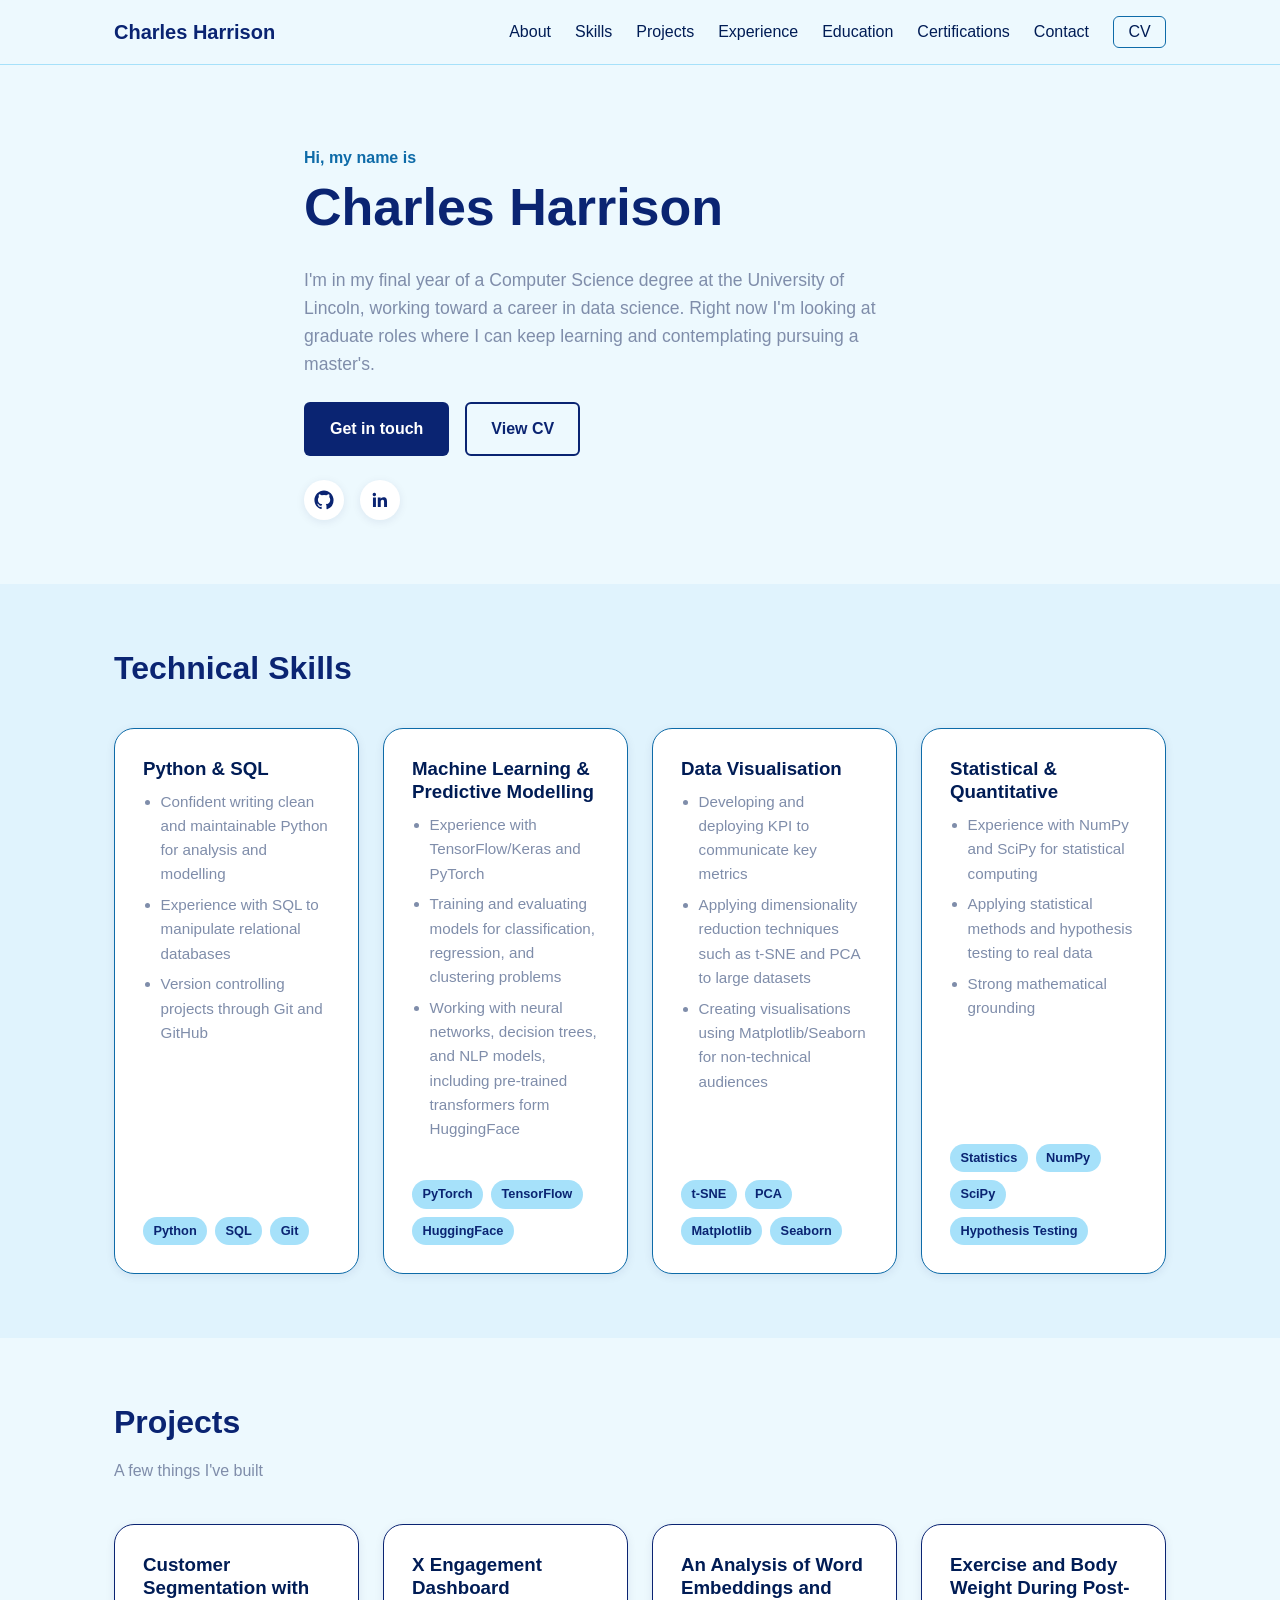
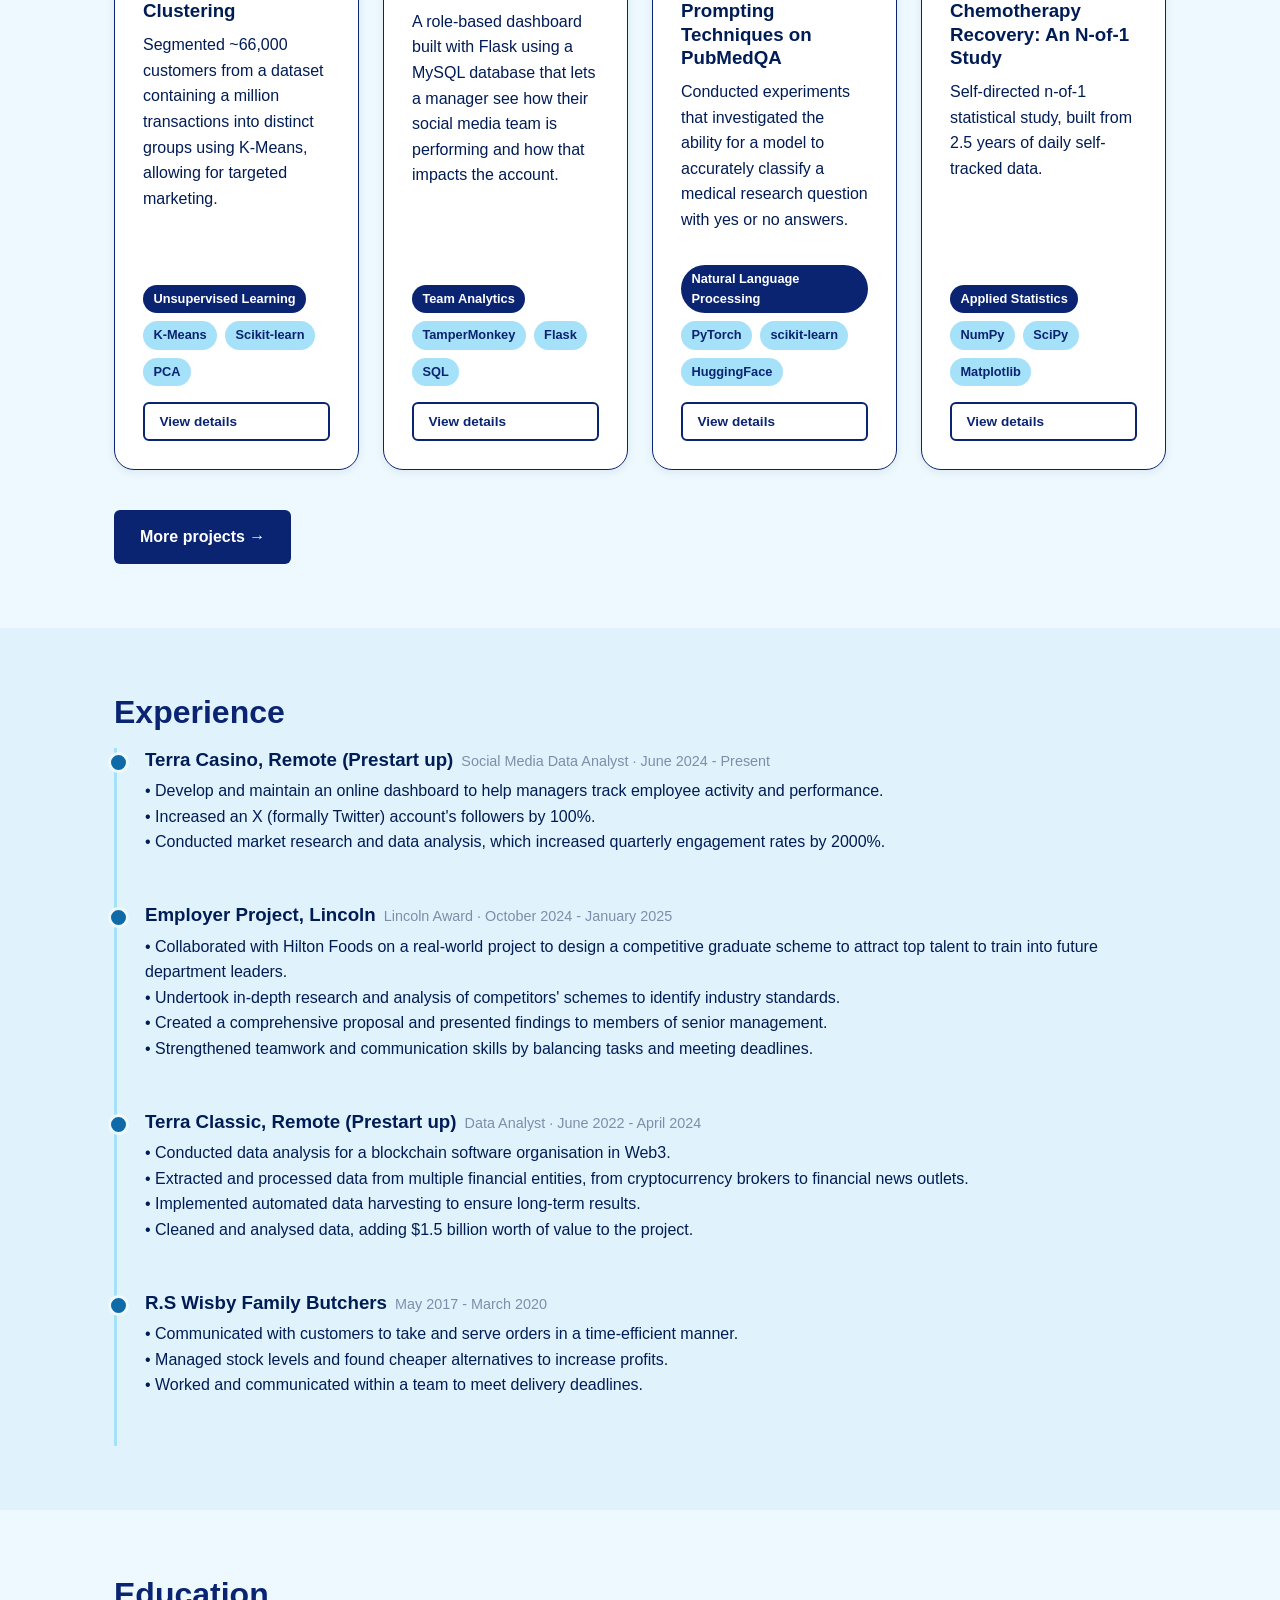
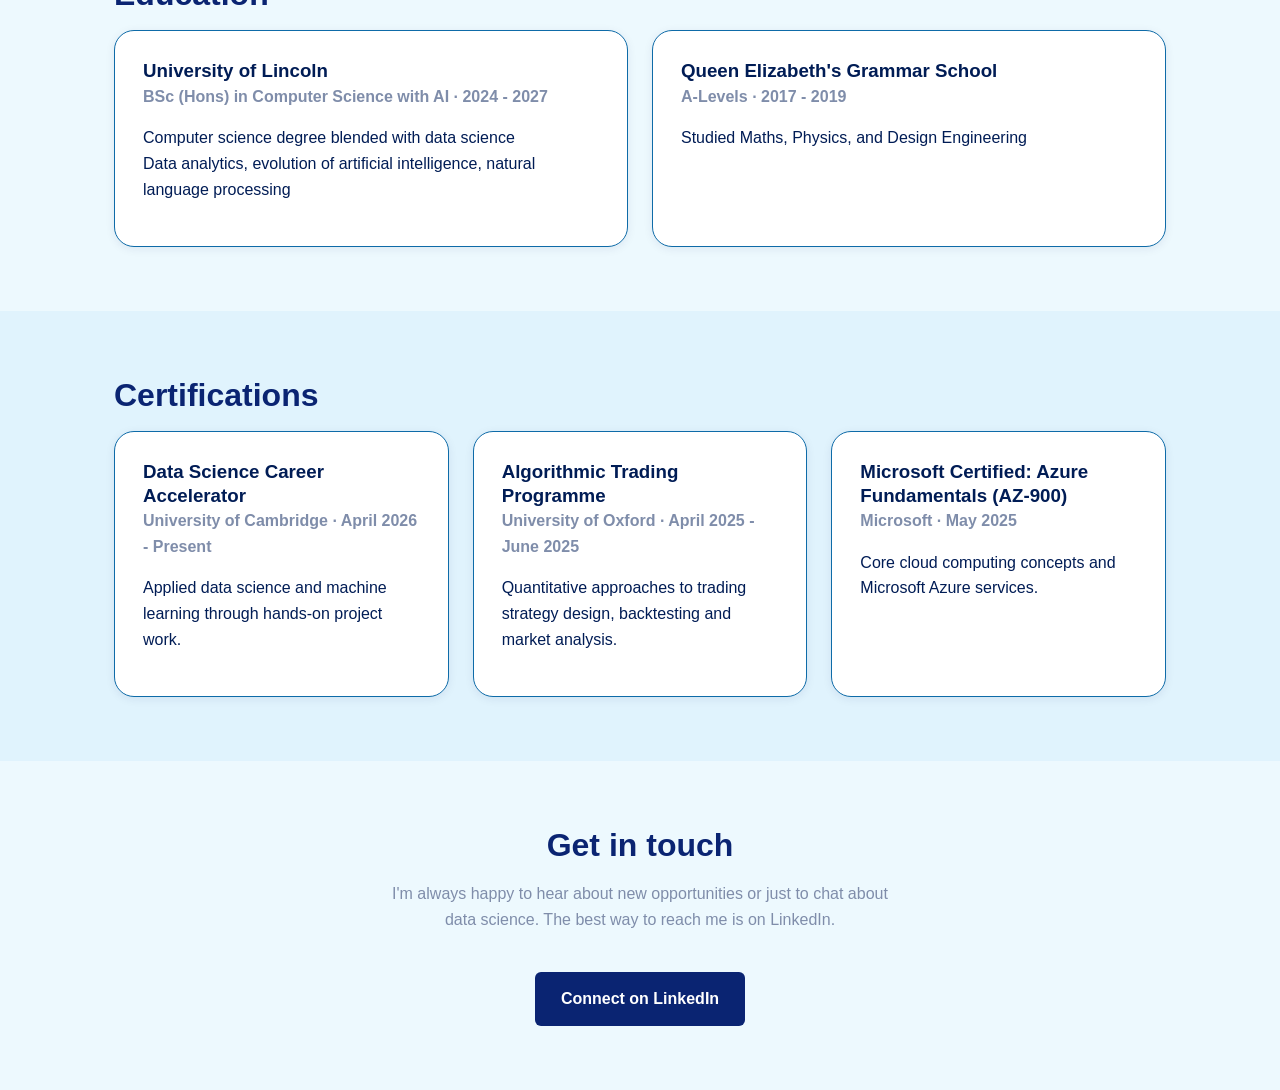
<file: index.html>
<!DOCTYPE html>
<html lang="en">

<head>
  <meta charset="UTF-8" />
  <meta name="viewport" content="width=device-width, initial-scale=1.0" />
  <title>Charles Harrison - Portfolio</title>
  <meta name="description"
    content="Charles Harrison's portfolio - a university student working toward a career in data science." />
  <link rel="icon" type="image/svg+xml" href="assets/icons/favicon.svg" />
  <link rel="icon" type="image/png" sizes="32x32" href="assets/icons/favicon-32x32.png" />
  <link rel="icon" type="image/x-icon" href="assets/icons/favicon.ico" />
  <link rel="apple-touch-icon" href="assets/icons/apple-icon-180x180.png" />
  <link rel="stylesheet" href="css/style.css" />
</head>

<body>
  <header class="site-header">
    <nav class="navbar" aria-label="Primary">
      <a class="navbar__brand" href="#home">Charles Harrison</a>

      <button class="navbar__toggle" id="navToggle" type="button" aria-expanded="false" aria-controls="navMenu"
        aria-label="Toggle navigation menu">
        <span></span>
        <span></span>
        <span></span>
      </button>

      <ul class="navbar__menu" id="navMenu">
        <li><a href="#about">About</a></li>
        <li><a href="#skills">Skills</a></li>
        <li><a href="#projects">Projects</a></li>
        <li><a href="#experience">Experience</a></li>
        <li><a href="#education">Education</a></li>
        <li><a href="#certifications">Certifications</a></li>
        <li><a href="#contact">Contact</a></li>
        <li>
          <a class="navbar__resume" data-cv-link href="#" target="_blank" rel="noopener">CV</a>
        </li>
      </ul>
    </nav>
  </header>

  <main id="home">
    <!-- Hero -->
    <section class="hero" id="about">
      <div class="container hero__inner">
        <div class="hero__text">
          <p class="hero__eyebrow">Hi, my name is</p>
          <h1 class="hero__name">Charles Harrison</h1>
          <p class="hero__subtitle">
            I'm in my final year of a Computer Science degree at the University of Lincoln, working toward a career in
            data science. Right now I'm looking at graduate roles where I can keep learning and contemplating pursuing a
            master's.
          </p>
          <div class="hero__actions">
            <a class="btn btn--primary" href="#contact">Get in touch</a>
            <a class="btn btn--secondary" data-cv-link href="#" target="_blank" rel="noopener">View CV</a>
          </div>
          <ul class="social-list" aria-label="Social media links">
            <li>
              <a href="https://github.com/notxcharles" target="_blank" rel="noopener" aria-label="GitHub">
                <svg viewBox="0 0 24 24" aria-hidden="true">
                  <path
                    d="M12 .5C5.73.5.5 5.73.5 12c0 5.09 3.29 9.4 7.86 10.93.58.1.79-.25.79-.56v-2.17c-3.2.7-3.87-1.36-3.87-1.36-.53-1.34-1.29-1.7-1.29-1.7-1.05-.72.08-.7.08-.7 1.17.08 1.78 1.2 1.78 1.2 1.03 1.76 2.7 1.26 3.36.96.1-.75.4-1.26.73-1.55-2.55-.29-5.24-1.28-5.24-5.69 0-1.26.45-2.28 1.19-3.09-.12-.29-.52-1.47.11-3.06 0 0 .97-.31 3.18 1.18a11 11 0 0 1 5.79 0c2.2-1.49 3.17-1.18 3.17-1.18.64 1.59.24 2.77.12 3.06.74.81 1.18 1.83 1.18 3.09 0 4.42-2.69 5.39-5.25 5.68.42.36.78 1.07.78 2.17v3.21c0 .31.21.67.8.56A11.5 11.5 0 0 0 23.5 12C23.5 5.73 18.27.5 12 .5Z" />
                </svg>
              </a>
            </li>
            <li>
              <a href="https://linkedin.com/in/charles-harrison-ds" target="_blank" rel="noopener"
                aria-label="LinkedIn">
                <svg viewBox="0 0 24 24" aria-hidden="true">
                  <path
                    d="M20.45 20.45h-3.56v-5.57c0-1.33-.02-3.04-1.85-3.04-1.86 0-2.15 1.45-2.15 2.94v5.67H9.34V9h3.41v1.56h.05c.47-.9 1.63-1.85 3.36-1.85 3.6 0 4.27 2.37 4.27 5.45v6.29ZM5.34 7.43a2.07 2.07 0 1 1 0-4.13 2.07 2.07 0 0 1 0 4.13ZM7.11 20.45H3.56V9h3.55v11.45Z" />
                </svg>
              </a>
            </li>
          </ul>
        </div>
      </div>
    </section>

    <!-- Skills -->
    <section class="section section--alt" id="skills">
      <div class="container">
        <h2 class="section__title">Technical Skills</h2>
        <p class="section__subtitle">
        </p>

        <div class="card-grid card-grid--4">
          <article class="card">
            <h3>Python &amp; SQL</h3>
            <ul class="card__list">
              <li>Confident writing clean and maintainable Python for analysis and modelling</li>
              <li>Experience with SQL to manipulate relational databases</li>
              <li>Version controlling projects through Git and GitHub</li>
            </ul>
            <ul class="tag-list">
              <li>Python</li>
              <li>SQL</li>
              <li>Git</li>
            </ul>
          </article>

          <article class="card">
            <h3>Machine Learning &amp; Predictive Modelling</h3>
            <ul class="card__list">
              <li>Experience with TensorFlow/Keras and PyTorch</li>
              <li>Training and evaluating models for classification, regression, and clustering problems</li>
              <li>Working with neural networks, decision trees, and NLP models, including pre-trained transformers form
                HuggingFace</li>
            </ul>
            <ul class="tag-list">
              <li>PyTorch</li>
              <li>TensorFlow</li>
              <li>HuggingFace</li>
            </ul>
          </article>

          <article class="card">
            <h3>Data Visualisation</h3>
            <ul class="card__list">
              <li>Developing and deploying KPI to communicate key metrics</li>
              <li>Applying dimensionality reduction techniques such as t-SNE and PCA to large datasets</li>
              <li>Creating visualisations using Matplotlib/Seaborn for non-technical audiences</li>
            </ul>
            <ul class="tag-list">
              <li>t-SNE</li>
              <li>PCA</li>
              <li>Matplotlib</li>
              <li>Seaborn</li>
            </ul>
          </article>

          <article class="card">
            <h3>Statistical &amp; Quantitative</h3>
            <ul class="card__list">
              <li>Experience with NumPy and SciPy for statistical computing</li>
              <li>Applying statistical methods and hypothesis testing to real data</li>
              <li>Strong mathematical grounding</li>
            </ul>
            <ul class="tag-list">
              <li>Statistics</li>
              <li>NumPy</li>
              <li>SciPy</li>
              <li>Hypothesis Testing</li>
            </ul>
          </article>
        </div>
      </div>
    </section>

    <!-- Projects -->
    <section class="section" id="projects">
      <div class="container">
        <h2 class="section__title">Projects</h2>
        <p class="section__subtitle">
          A few things I've built
        </p>

        <div class="card-grid card-grid--3">
          <article class="card project-card">
            <h3>Customer Segmentation with Clustering</h3>
            <p>
              Segmented ~66,000 customers from a dataset containing a million transactions into distinct groups using
              K-Means, allowing for targeted marketing.
            </p>
            <ul class="tag-list tag-list--topic">
              <li>Unsupervised Learning</li>
            </ul>
            <ul class="tag-list tag-list--tech">
              <li>K-Means</li>
              <li>Scikit-learn</li>
              <li>PCA</li>
            </ul>
            <a class="btn btn--secondary btn--sm project-card__details" href="project-uoc-clustering.html">View
              details</a>
          </article>

          <article class="card project-card">
            <h3>X Engagement Dashboard</h3>
            <p>
              A role-based dashboard built with Flask using a MySQL database that lets a manager see how their social
              media team is performing and how that impacts the account.
            </p>
            <ul class="tag-list tag-list--topic">
              <li>Team Analytics</li>
            </ul>
            <ul class="tag-list tag-list--tech">
              <li>TamperMonkey</li>
              <li>Flask</li>
              <li>SQL</li>
            </ul>
            <a class="btn btn--secondary btn--sm project-card__details" href="project-engagement-dashboard.html">View
              details</a>
          </article>

          <article class="card project-card">
            <h3>An Analysis of Word Embeddings and Prompting Techniques on PubMedQA</h3>
            <p>
              Conducted experiments that investigated the ability for a model to accurately classify a medical research
              question with yes or no answers.
            </p>
            <ul class="tag-list tag-list--topic">
              <li>Natural Language Processing</li>
            </ul>
            <ul class="tag-list tag-list--tech">
              <li>PyTorch</li>
              <li>scikit-learn</li>
              <li>HuggingFace</li>
            </ul>
            <a class="btn btn--secondary btn--sm project-card__details" href="project-pubmedqa.html">View details</a>
          </article>

          <article class="card project-card">
            <h3>Exercise and Body Weight During Post-Chemotherapy Recovery: An N-of-1 Study</h3>
            <p>
              Self-directed n-of-1 statistical study, built from 2.5 years of daily self-tracked data.
            </p>
            <ul class="tag-list tag-list--topic">
              <li>Applied Statistics</li>
            </ul>
            <ul class="tag-list tag-list--tech">
              <li>NumPy</li>
              <li>SciPy</li>
              <li>Matplotlib</li>
            </ul>
            <a class="btn btn--secondary btn--sm project-card__details"
              href="project-exercise-and-body-weight.html">View
              details</a>
          </article>
        </div>

        <div class="section__actions">
          <a class="btn btn--primary" href="projects.html">More projects &rarr;</a>
        </div>
      </div>
    </section>

    <!-- Experience -->
    <section class="section section--alt" id="experience">
      <div class="container">
        <h2 class="section__title">Experience</h2>
        <ol class="timeline">
          <li class="timeline__item">
            <div class="timeline__header">
              <h3>Terra Casino, Remote (Prestart up)</h3>
              <span class="timeline__meta">Social Media Data Analyst · June 2024 - Present</span>
            </div>
            <p>
              • Develop and maintain an online dashboard to help managers track employee activity and performance.<br>
              • Increased an X (formally Twitter) account's followers by 100%.<br>
              • Conducted market research and data analysis, which increased quarterly engagement rates by 2000%.<br>
            </p>
          </li>
          <li class="timeline__item">
            <div class="timeline__header">
              <h3>Employer Project, Lincoln</h3>
              <span class="timeline__meta">Lincoln Award · October 2024 - January 2025</span>
            </div>
            <p>
              • Collaborated with Hilton Foods on a real-world project to design a competitive graduate scheme to
              attract
              top talent to train into future department leaders.<br>
              • Undertook in-depth research and analysis of competitors' schemes to identify industry standards.<br>
              • Created a comprehensive proposal and presented findings to members of senior management.<br>
              • Strengthened teamwork and communication skills by balancing tasks and meeting deadlines.
            </p>
          </li>
          <li class="timeline__item">
            <div class="timeline__header">
              <h3>Terra Classic, Remote (Prestart up)</h3>
              <span class="timeline__meta">Data Analyst · June 2022 - April 2024</span>
            </div>
            <p>
              • Conducted data analysis for a blockchain software organisation in Web3.<br>
              • Extracted and processed data from multiple financial entities, from cryptocurrency brokers to financial
              news outlets. <br>
              • Implemented automated data harvesting to ensure long-term results.<br>
              • Cleaned and analysed data, adding $1.5 billion worth of value to the project.
            </p>
          </li>
          <li class="timeline__item">
            <div class="timeline__header">
              <h3>R.S Wisby Family Butchers</h3>
              <span class="timeline__meta"> May 2017 - March 2020</span>
            </div>
            <p>
              • Communicated with customers to take and serve orders in a time-efficient manner.<br>
              • Managed stock levels and found cheaper alternatives to increase profits.<br>
              • Worked and communicated within a team to meet delivery deadlines.
            </p>
          </li>
        </ol>
      </div>
    </section>

    <!-- Education -->
    <section class="section" id="education">
      <div class="container">
        <h2 class="section__title">Education</h2>

        <div class="card-grid card-grid--2">
          <article class="card">
            <h3>University of Lincoln</h3>
            <p class="card__meta">BSc (Hons) in Computer Science with AI · 2024 - 2027</p>
            <p>
              Computer science degree blended with data science
              <br>
              Data analytics, evolution of artificial intelligence, natural language processing
            </p>
          </article>
          <article class="card">
            <h3>Queen Elizabeth's Grammar School</h3>
            <p class="card__meta">A-Levels · 2017 - 2019</p>
            <p>
              Studied Maths, Physics, and Design Engineering
            </p>
          </article>
        </div>
      </div>
    </section>

    <!-- Certifications -->
    <section class="section section--alt" id="certifications">
      <div class="container">
        <h2 class="section__title">Certifications</h2>

        <div class="card-grid card-grid--3">
          <article class="card">
            <h3>Data Science Career Accelerator</h3>
            <p class="card__meta">University of Cambridge · April 2026 - Present</p>
            <p>
              Applied data science and machine learning through hands-on project work.
            </p>
          </article>

          <article class="card">
            <h3>Algorithmic Trading Programme</h3>
            <p class="card__meta">University of Oxford · April 2025 - June 2025</p>
            <p>
              Quantitative approaches to trading strategy design, backtesting and market analysis.
            </p>
          </article>

          <article class="card">
            <h3>Microsoft Certified: Azure Fundamentals (AZ-900)</h3>
            <p class="card__meta">Microsoft · May 2025</p>
            <p>
              Core cloud computing concepts and Microsoft Azure services.
            </p>
          </article>


        </div>
      </div>
    </section>

    <!-- Contact -->
    <section class="section contact" id="contact">
      <div class="container contact__inner">
        <h2 class="section__title">Get in touch</h2>
        <p class="section__subtitle">
          I'm always happy to hear about new opportunities or just to chat
          about data science. The best way to reach me is on LinkedIn.
        </p>
        <a class="btn btn--primary" href="https://linkedin.com/in/charles-harrison-ds" target="_blank"
          rel="noopener">Connect
          on LinkedIn</a>
      </div>
    </section>
  </main>
  <script src="js/main.js"></script>
</body>

</html>
</file>
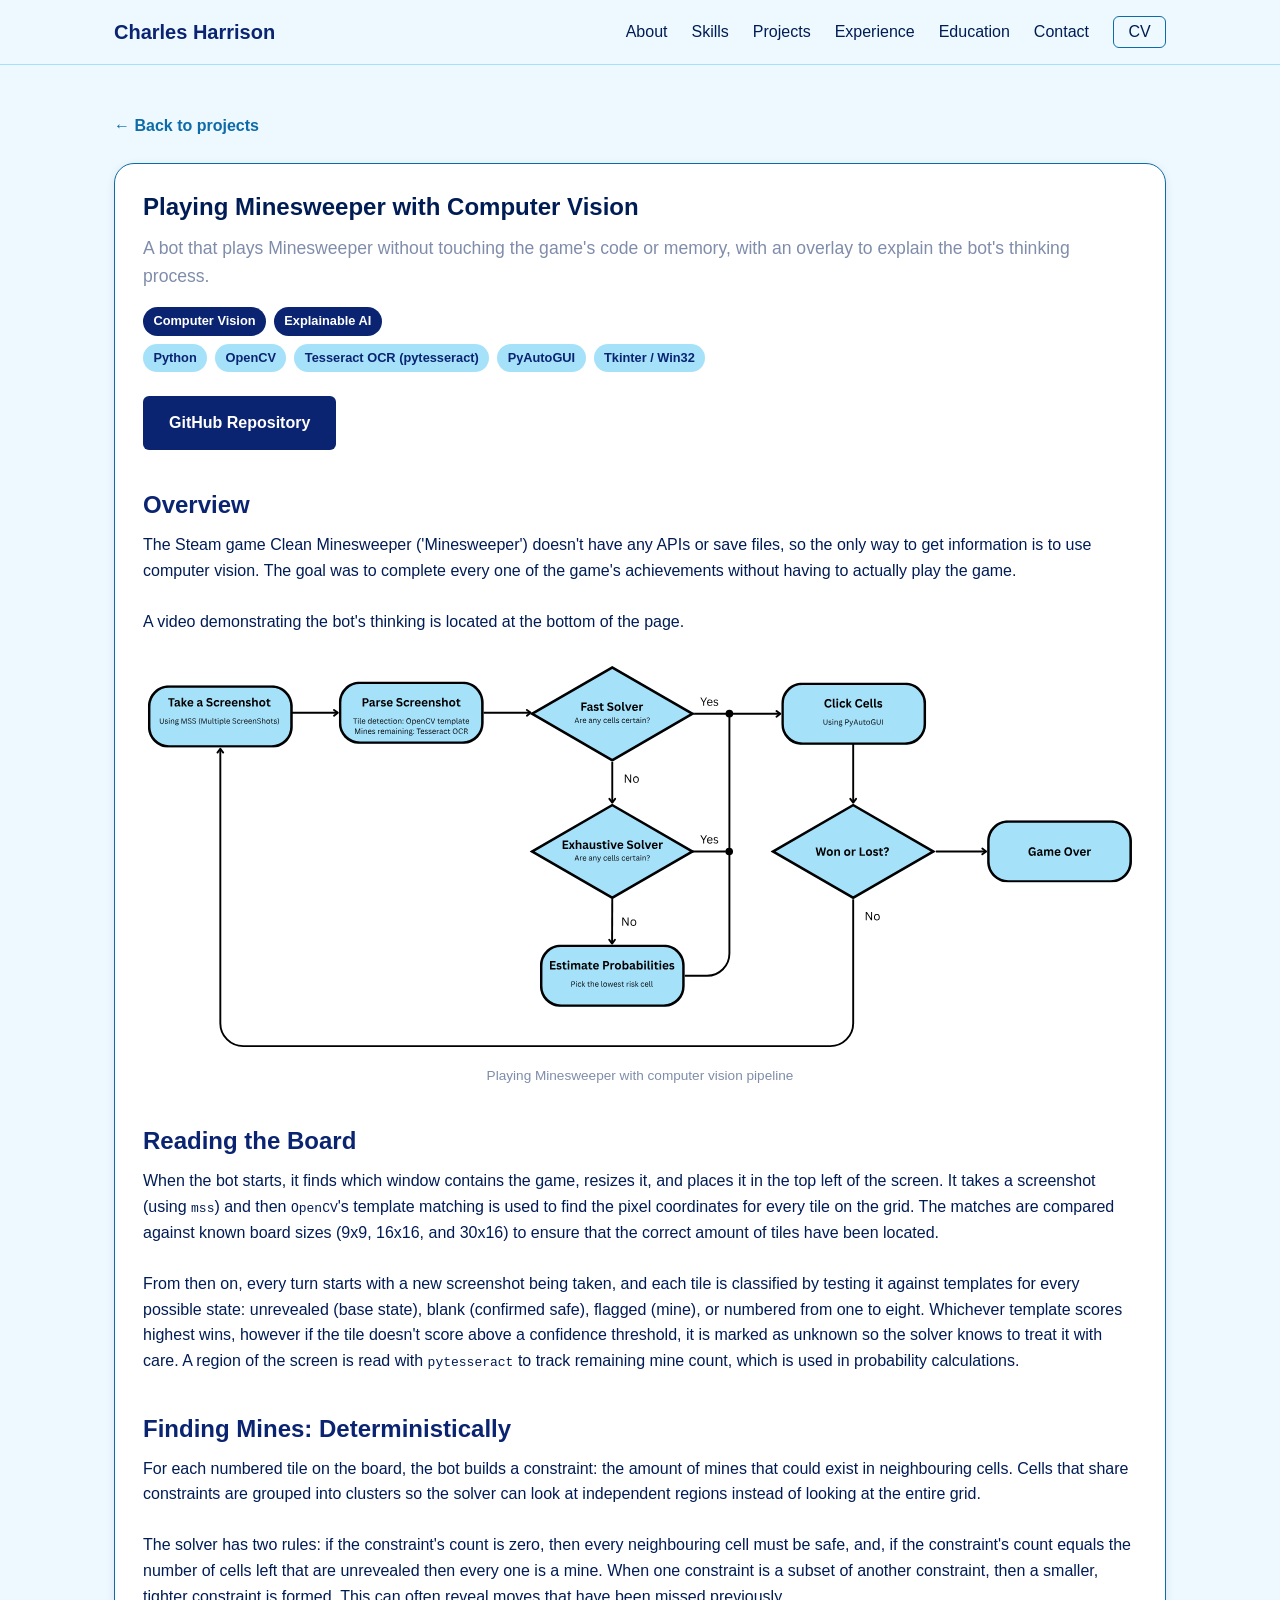
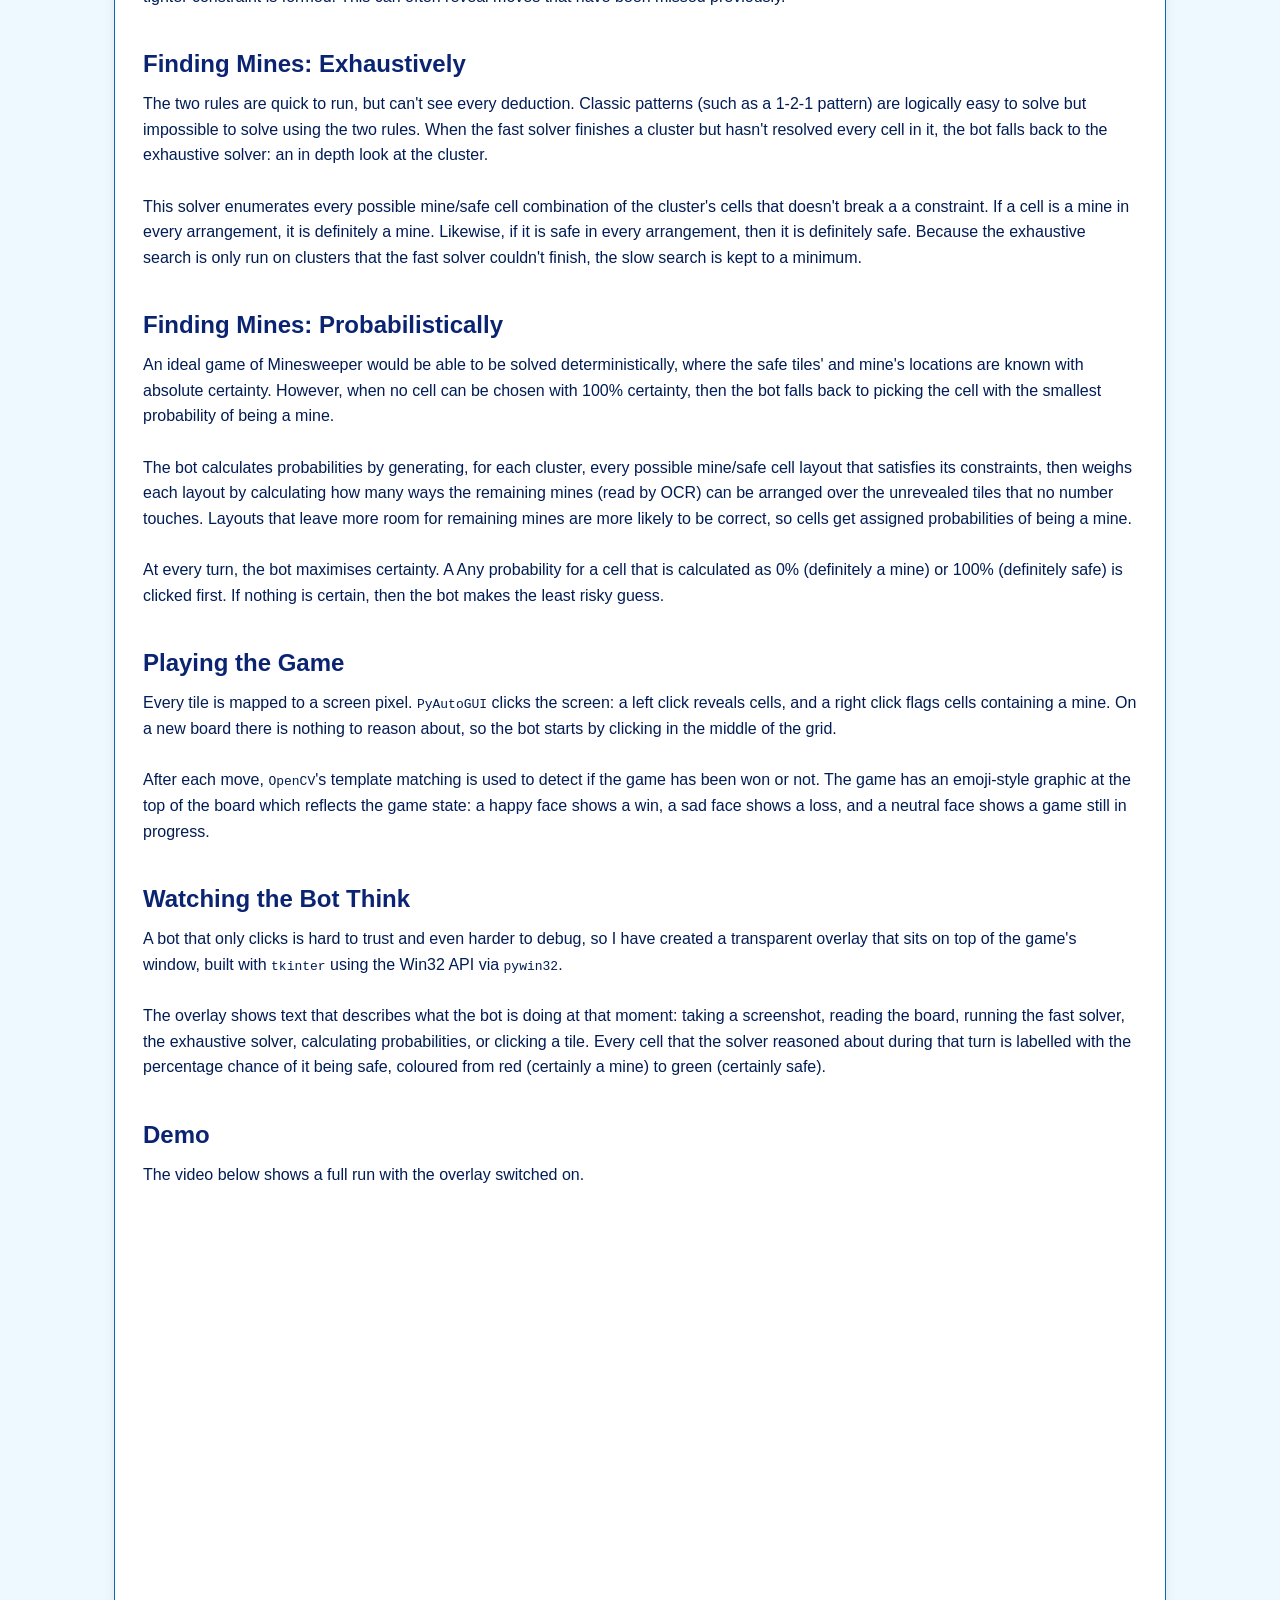
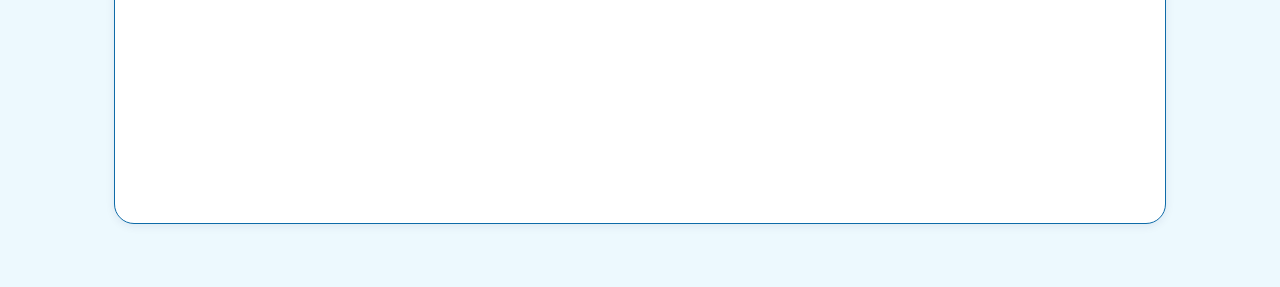
<file: project-computer-vision-minesweeper.html>
<!DOCTYPE html>
<html lang="en">

<head>
  <meta charset="UTF-8" />
  <meta name="viewport" content="width=device-width, initial-scale=1.0" />
  <title>Minesweeper Computer Vision - Charles Harrison</title>
  <meta name="description" content="A bot that plays Minesweeper from screenshots alone." />
  <link rel="icon" type="image/svg+xml" href="assets/icons/favicon.svg" />
  <link rel="icon" type="image/png" sizes="32x32" href="assets/icons/favicon-32x32.png" />
  <link rel="icon" type="image/x-icon" href="assets/icons/favicon.ico" />
  <link rel="apple-touch-icon" href="assets/icons/apple-icon-180x180.png" />
  <link rel="stylesheet" href="css/style.css" />
</head>

<body>
  <header class="site-header">
    <nav class="navbar" aria-label="Primary">
      <a class="navbar__brand" href="index.html">Charles Harrison</a>

      <button class="navbar__toggle" id="navToggle" type="button" aria-expanded="false" aria-controls="navMenu"
        aria-label="Toggle navigation menu">
        <span></span>
        <span></span>
        <span></span>
      </button>

      <ul class="navbar__menu" id="navMenu">
        <li><a href="index.html#about">About</a></li>
        <li><a href="index.html#skills">Skills</a></li>
        <li><a href="index.html#projects">Projects</a></li>
        <li><a href="index.html#experience">Experience</a></li>
        <li><a href="index.html#education">Education</a></li>
        <li><a href="index.html#contact">Contact</a></li>
        <li>
          <a class="navbar__resume" data-cv-link href="#" target="_blank" rel="noopener">CV</a>
        </li>
      </ul>
    </nav>
  </header>

  <main id="main-content">
    <article class="section project-detail">
      <div class="container">
        <a class="back-link" href="index.html#projects">← Back to projects</a>

        <div class="card project-detail__card">
          <h1>Playing Minesweeper with Computer Vision</h1>
          <p class="project-detail__summary">
            A bot that plays Minesweeper without touching the game's code or memory, with an overlay to explain the
            bot's thinking process.
          </p>

          <ul class="tag-list tag-list--topic">
            <li>Computer Vision</li>
            <li>Explainable AI</li>
          </ul>
          <ul class="tag-list tag-list--tech">
            <li>Python</li>
            <li>OpenCV</li>
            <li>Tesseract OCR (pytesseract)</li>
            <li>PyAutoGUI</li>
            <li>Tkinter / Win32</li>
          </ul>

          <div class="project-detail__links">
            <a class="btn btn--primary" href="https://github.com/notxcharles/CleanMinesweeper_CV" target="_blank"
              rel="noopener">GitHub Repository</a>
          </div>

          <h2>Overview</h2>
          <p>
            The Steam game Clean Minesweeper ('Minesweeper') doesn't have any APIs or save files, so the only way to get
            information is to use computer vision. The goal was to complete every one of the game's achievements without
            having to actually play the game.
            <br><br>
            A video demonstrating the bot's thinking is located at the bottom of the page.
          </p>

          <figure class="pipeline-diagram-wrap">
            <svg class="pipeline-diagram" xmlns="http://www.w3.org/2000/svg" xmlns:xlink="http://www.w3.org/1999/xlink"
              width="1037" zoomAndPan="magnify" viewBox="0 0 777.75 302.250004" height="403"
              preserveAspectRatio="xMidYMid meet" version="1.0">
              <defs>
                <g />
                <clipPath id="d0fdc5d530">
                  <path d="M 0.835938 0 L 776.664062 0 L 776.664062 301.5 L 0.835938 301.5 Z M 0.835938 0 "
                    clip-rule="nonzero" />
                </clipPath>
                <clipPath id="6a603d573d">
                  <path
                    d="M 153.195312 12.148438 L 266.546875 12.148438 L 266.546875 61.082031 L 153.195312 61.082031 Z M 153.195312 12.148438 "
                    clip-rule="nonzero" />
                </clipPath>
                <clipPath id="164652535c">
                  <path
                    d="M 169.769531 12.148438 L 249.96875 12.148438 C 259.121094 12.148438 266.542969 19.570312 266.542969 28.722656 L 266.542969 44.511719 C 266.542969 53.664062 259.121094 61.082031 249.96875 61.082031 L 169.769531 61.082031 C 160.617188 61.082031 153.195312 53.664062 153.195312 44.511719 L 153.195312 28.722656 C 153.195312 19.570312 160.617188 12.148438 169.769531 12.148438 Z M 169.769531 12.148438 "
                    clip-rule="nonzero" />
                </clipPath>
                <clipPath id="1537f24969">
                  <path
                    d="M 0.195312 0.148438 L 113.546875 0.148438 L 113.546875 49.082031 L 0.195312 49.082031 Z M 0.195312 0.148438 "
                    clip-rule="nonzero" />
                </clipPath>
                <clipPath id="ee1bf4e7c2">
                  <path
                    d="M 16.769531 0.148438 L 96.96875 0.148438 C 106.121094 0.148438 113.542969 7.570312 113.542969 16.722656 L 113.542969 32.511719 C 113.542969 41.664062 106.121094 49.082031 96.96875 49.082031 L 16.769531 49.082031 C 7.617188 49.082031 0.195312 41.664062 0.195312 32.511719 L 0.195312 16.722656 C 0.195312 7.570312 7.617188 0.148438 16.769531 0.148438 Z M 16.769531 0.148438 "
                    clip-rule="nonzero" />
                </clipPath>
                <clipPath id="0fc1348f03">
                  <rect x="0" width="114" y="0" height="50" />
                </clipPath>
                <clipPath id="b427b78166">
                  <path
                    d="M 153.195312 12.148438 L 266.914062 12.148438 L 266.914062 60.777344 L 153.195312 60.777344 Z M 153.195312 12.148438 "
                    clip-rule="nonzero" />
                </clipPath>
                <clipPath id="2e37dd8cc1">
                  <path
                    d="M 169.769531 12.148438 L 249.96875 12.148438 C 259.121094 12.148438 266.539062 19.570312 266.539062 28.722656 L 266.539062 44.511719 C 266.539062 53.664062 259.121094 61.082031 249.96875 61.082031 L 169.769531 61.082031 C 160.617188 61.082031 153.195312 53.664062 153.195312 44.511719 L 153.195312 28.722656 C 153.195312 19.570312 160.617188 12.148438 169.769531 12.148438 Z M 169.769531 12.148438 "
                    clip-rule="nonzero" />
                </clipPath>
                <clipPath id="48e073a5a7">
                  <path
                    d="M 3.824219 15.078125 L 117.175781 15.078125 L 117.175781 64.011719 L 3.824219 64.011719 Z M 3.824219 15.078125 "
                    clip-rule="nonzero" />
                </clipPath>
                <clipPath id="39491eb86f">
                  <path
                    d="M 20.394531 15.078125 L 100.597656 15.078125 C 109.75 15.078125 117.167969 22.496094 117.167969 31.648438 L 117.167969 47.4375 C 117.167969 56.589844 109.75 64.011719 100.597656 64.011719 L 20.394531 64.011719 C 11.242188 64.011719 3.824219 56.589844 3.824219 47.4375 L 3.824219 31.648438 C 3.824219 22.496094 11.242188 15.078125 20.394531 15.078125 Z M 20.394531 15.078125 "
                    clip-rule="nonzero" />
                </clipPath>
                <clipPath id="95d39d5b5f">
                  <path
                    d="M 0.824219 0.078125 L 114.175781 0.078125 L 114.175781 49.011719 L 0.824219 49.011719 Z M 0.824219 0.078125 "
                    clip-rule="nonzero" />
                </clipPath>
                <clipPath id="36d2174c2e">
                  <path
                    d="M 17.394531 0.078125 L 97.597656 0.078125 C 106.75 0.078125 114.167969 7.496094 114.167969 16.648438 L 114.167969 32.4375 C 114.167969 41.589844 106.75 49.011719 97.597656 49.011719 L 17.394531 49.011719 C 8.242188 49.011719 0.824219 41.589844 0.824219 32.4375 L 0.824219 16.648438 C 0.824219 7.496094 8.242188 0.078125 17.394531 0.078125 Z M 17.394531 0.078125 "
                    clip-rule="nonzero" />
                </clipPath>
                <clipPath id="faf1d16cb2">
                  <rect x="0" width="115" y="0" height="50" />
                </clipPath>
                <clipPath id="e1ab3c7900">
                  <path
                    d="M 3.824219 15.078125 L 117.542969 15.078125 L 117.542969 63.707031 L 3.824219 63.707031 Z M 3.824219 15.078125 "
                    clip-rule="nonzero" />
                </clipPath>
                <clipPath id="311a48c993">
                  <path
                    d="M 20.394531 15.078125 L 100.597656 15.078125 C 109.75 15.078125 117.167969 22.496094 117.167969 31.648438 L 117.167969 47.4375 C 117.167969 56.589844 109.75 64.011719 100.597656 64.011719 L 20.394531 64.011719 C 11.242188 64.011719 3.824219 56.589844 3.824219 47.4375 L 3.824219 31.648438 C 3.824219 22.496094 11.242188 15.078125 20.394531 15.078125 Z M 20.394531 15.078125 "
                    clip-rule="nonzero" />
                </clipPath>
                <clipPath id="8bb57ee28b">
                  <path
                    d="M 499.414062 12.953125 L 612.765625 12.953125 L 612.765625 61.886719 L 499.414062 61.886719 Z M 499.414062 12.953125 "
                    clip-rule="nonzero" />
                </clipPath>
                <clipPath id="ded0334c43">
                  <path
                    d="M 515.988281 12.953125 L 596.1875 12.953125 C 605.339844 12.953125 612.757812 20.375 612.757812 29.527344 L 612.757812 45.316406 C 612.757812 54.46875 605.339844 61.886719 596.1875 61.886719 L 515.988281 61.886719 C 506.835938 61.886719 499.414062 54.46875 499.414062 45.316406 L 499.414062 29.527344 C 499.414062 20.375 506.835938 12.953125 515.988281 12.953125 Z M 515.988281 12.953125 "
                    clip-rule="nonzero" />
                </clipPath>
                <clipPath id="d2cbc0d942">
                  <path
                    d="M 0.414062 0.953125 L 113.757812 0.953125 L 113.757812 49.886719 L 0.414062 49.886719 Z M 0.414062 0.953125 "
                    clip-rule="nonzero" />
                </clipPath>
                <clipPath id="53dfa7380a">
                  <path
                    d="M 16.988281 0.953125 L 97.1875 0.953125 C 106.339844 0.953125 113.757812 8.375 113.757812 17.527344 L 113.757812 33.316406 C 113.757812 42.46875 106.339844 49.886719 97.1875 49.886719 L 16.988281 49.886719 C 7.835938 49.886719 0.414062 42.46875 0.414062 33.316406 L 0.414062 17.527344 C 0.414062 8.375 7.835938 0.953125 16.988281 0.953125 Z M 16.988281 0.953125 "
                    clip-rule="nonzero" />
                </clipPath>
                <clipPath id="536950e98d">
                  <rect x="0" width="114" y="0" height="50" />
                </clipPath>
                <clipPath id="29e590cce5">
                  <path
                    d="M 499.414062 12.953125 L 613 12.953125 L 613 61.585938 L 499.414062 61.585938 Z M 499.414062 12.953125 "
                    clip-rule="nonzero" />
                </clipPath>
                <clipPath id="5c21b9bc1c">
                  <path
                    d="M 515.988281 12.953125 L 596.1875 12.953125 C 605.339844 12.953125 612.757812 20.375 612.757812 29.527344 L 612.757812 45.316406 C 612.757812 54.46875 605.339844 61.886719 596.1875 61.886719 L 515.988281 61.886719 C 506.832031 61.886719 499.414062 54.46875 499.414062 45.316406 L 499.414062 29.527344 C 499.414062 20.375 506.832031 12.953125 515.988281 12.953125 Z M 515.988281 12.953125 "
                    clip-rule="nonzero" />
                </clipPath>
                <clipPath id="01ae5da351">
                  <path d="M 302.453125 0 L 431.964844 0 L 431.964844 74.84375 L 302.453125 74.84375 Z M 302.453125 0 "
                    clip-rule="nonzero" />
                </clipPath>
                <clipPath id="e08c2c2a1d">
                  <path
                    d="M 367.175781 0 L 431.898438 37.421875 L 367.175781 74.84375 L 302.453125 37.421875 Z M 367.175781 0 "
                    clip-rule="nonzero" />
                </clipPath>
                <clipPath id="d1ca670e3f">
                  <path d="M 0.453125 0 L 129.964844 0 L 129.964844 74.84375 L 0.453125 74.84375 Z M 0.453125 0 "
                    clip-rule="nonzero" />
                </clipPath>
                <clipPath id="9930bfac5b">
                  <path
                    d="M 65.175781 0 L 129.898438 37.421875 L 65.175781 74.84375 L 0.453125 37.421875 Z M 65.175781 0 "
                    clip-rule="nonzero" />
                </clipPath>
                <clipPath id="ed49e3beb7">
                  <rect x="0" width="130" y="0" height="75" />
                </clipPath>
                <clipPath id="b0eb59191d">
                  <path d="M 302.457031 0 L 431.882812 0 L 431.882812 74.8125 L 302.457031 74.8125 Z M 302.457031 0 "
                    clip-rule="nonzero" />
                </clipPath>
                <clipPath id="eaaf51319b">
                  <path
                    d="M 367.171875 0 L 431.890625 37.417969 L 367.171875 74.835938 L 302.457031 37.417969 Z M 367.171875 0 "
                    clip-rule="nonzero" />
                </clipPath>
                <clipPath id="5454982328">
                  <path d="M 0.113281 1 L 4 1 L 4 7 L 0.113281 7 Z M 0.113281 1 " clip-rule="nonzero" />
                </clipPath>
                <clipPath id="e81c9f2f44">
                  <path d="M 88 2 L 91.566406 2 L 91.566406 7 L 88 7 Z M 88 2 " clip-rule="nonzero" />
                </clipPath>
                <clipPath id="81e64b80d0">
                  <rect x="0" width="92" y="0" height="17" />
                </clipPath>
                <clipPath id="cea6373592">
                  <rect x="0" width="80" y="0" height="14" />
                </clipPath>
                <clipPath id="5cc890ebe9">
                  <rect x="0" width="96" y="0" height="9" />
                </clipPath>
                <clipPath id="1902f3d94a">
                  <path d="M 0.273438 4 L 6 4 L 6 11 L 0.273438 11 Z M 0.273438 4 " clip-rule="nonzero" />
                </clipPath>
                <clipPath id="578652d35c">
                  <rect x="0" width="82" y="0" height="14" />
                </clipPath>
                <clipPath id="fcf75c01c1">
                  <path d="M 13 3 L 17 3 L 17 8.882812 L 13 8.882812 Z M 13 3 " clip-rule="nonzero" />
                </clipPath>
                <clipPath id="fc4adfcc43">
                  <path d="M 21 3 L 25 3 L 25 8.882812 L 21 8.882812 Z M 21 3 " clip-rule="nonzero" />
                </clipPath>
                <clipPath id="062b32bc05">
                  <rect x="0" width="49" y="0" height="9" />
                </clipPath>
                <clipPath id="d47872947e">
                  <rect x="0" width="48" y="0" height="14" />
                </clipPath>
                <clipPath id="160e871294">
                  <path
                    d="M 310.546875 217.933594 L 423.894531 217.933594 L 423.894531 266.867188 L 310.546875 266.867188 Z M 310.546875 217.933594 "
                    clip-rule="nonzero" />
                </clipPath>
                <clipPath id="56d44fe973">
                  <path
                    d="M 327.117188 217.933594 L 407.320312 217.933594 C 416.472656 217.933594 423.890625 225.351562 423.890625 234.503906 L 423.890625 250.292969 C 423.890625 259.445312 416.472656 266.867188 407.320312 266.867188 L 327.117188 266.867188 C 317.964844 266.867188 310.546875 259.445312 310.546875 250.292969 L 310.546875 234.503906 C 310.546875 225.351562 317.964844 217.933594 327.117188 217.933594 Z M 327.117188 217.933594 "
                    clip-rule="nonzero" />
                </clipPath>
                <clipPath id="2fe1bac353">
                  <path
                    d="M 0.546875 0.933594 L 113.894531 0.933594 L 113.894531 49.867188 L 0.546875 49.867188 Z M 0.546875 0.933594 "
                    clip-rule="nonzero" />
                </clipPath>
                <clipPath id="b1ef0ea40c">
                  <path
                    d="M 17.117188 0.933594 L 97.320312 0.933594 C 106.472656 0.933594 113.890625 8.351562 113.890625 17.503906 L 113.890625 33.292969 C 113.890625 42.445312 106.472656 49.867188 97.320312 49.867188 L 17.117188 49.867188 C 7.964844 49.867188 0.546875 42.445312 0.546875 33.292969 L 0.546875 17.503906 C 0.546875 8.351562 7.964844 0.933594 17.117188 0.933594 Z M 17.117188 0.933594 "
                    clip-rule="nonzero" />
                </clipPath>
                <clipPath id="069d61d527">
                  <rect x="0" width="114" y="0" height="50" />
                </clipPath>
                <clipPath id="a3dd7e38fa">
                  <path
                    d="M 310.546875 217.933594 L 424 217.933594 L 424 266.5625 L 310.546875 266.5625 Z M 310.546875 217.933594 "
                    clip-rule="nonzero" />
                </clipPath>
                <clipPath id="10429d382d">
                  <path
                    d="M 327.117188 217.933594 L 407.316406 217.933594 C 416.46875 217.933594 423.890625 225.351562 423.890625 234.503906 L 423.890625 250.292969 C 423.890625 259.445312 416.46875 266.863281 407.316406 266.863281 L 327.117188 266.863281 C 317.964844 266.863281 310.546875 259.445312 310.546875 250.292969 L 310.546875 234.503906 C 310.546875 225.351562 317.964844 217.933594 327.117188 217.933594 Z M 327.117188 217.933594 "
                    clip-rule="nonzero" />
                </clipPath>
                <clipPath id="753b802b4c">
                  <rect x="0" width="66" y="0" height="9" />
                </clipPath>
                <clipPath id="cdaa02e746">
                  <rect x="0" width="100" y="0" height="14" />
                </clipPath>
                <clipPath id="c13363015b">
                  <path d="M 47 5 L 50.789062 5 L 50.789062 11 L 47 11 Z M 47 5 " clip-rule="nonzero" />
                </clipPath>
                <clipPath id="dbe141673a">
                  <rect x="0" width="51" y="0" height="14" />
                </clipPath>
                <clipPath id="7c3d21a875">
                  <path d="M 0.441406 2 L 5 2 L 5 7 L 0.441406 7 Z M 0.441406 2 " clip-rule="nonzero" />
                </clipPath>
                <clipPath id="63ba2997cb">
                  <rect x="0" width="61" y="0" height="9" />
                </clipPath>
                <clipPath id="ff02bc9ef3">
                  <path
                    d="M 302.453125 107.707031 L 431.964844 107.707031 L 431.964844 182.550781 L 302.453125 182.550781 Z M 302.453125 107.707031 "
                    clip-rule="nonzero" />
                </clipPath>
                <clipPath id="ed427aff24">
                  <path
                    d="M 367.175781 107.707031 L 431.898438 145.128906 L 367.175781 182.550781 L 302.453125 145.128906 Z M 367.175781 107.707031 "
                    clip-rule="nonzero" />
                </clipPath>
                <clipPath id="93b3a9ac23">
                  <path
                    d="M 0.453125 0.707031 L 129.964844 0.707031 L 129.964844 75.550781 L 0.453125 75.550781 Z M 0.453125 0.707031 "
                    clip-rule="nonzero" />
                </clipPath>
                <clipPath id="3a77cc1476">
                  <path
                    d="M 65.175781 0.707031 L 129.898438 38.128906 L 65.175781 75.550781 L 0.453125 38.128906 Z M 65.175781 0.707031 "
                    clip-rule="nonzero" />
                </clipPath>
                <clipPath id="fb2125066b">
                  <rect x="0" width="130" y="0" height="76" />
                </clipPath>
                <clipPath id="1dc3650928">
                  <path
                    d="M 302.457031 107.707031 L 431.882812 107.707031 L 431.882812 182.523438 L 302.457031 182.523438 Z M 302.457031 107.707031 "
                    clip-rule="nonzero" />
                </clipPath>
                <clipPath id="13fa39df0d">
                  <path
                    d="M 367.171875 107.707031 L 431.890625 145.125 L 367.171875 182.546875 L 302.457031 145.125 Z M 367.171875 107.707031 "
                    clip-rule="nonzero" />
                </clipPath>
                <clipPath id="583d42b7a8">
                  <rect x="0" width="81" y="0" height="14" />
                </clipPath>
                <clipPath id="d64c205efc">
                  <path d="M 0.441406 2 L 5 2 L 5 7 L 0.441406 7 Z M 0.441406 2 " clip-rule="nonzero" />
                </clipPath>
                <clipPath id="726ee0958a">
                  <rect x="0" width="61" y="0" height="9" />
                </clipPath>
                <clipPath id="4412591686">
                  <rect x="0" width="14" y="0" height="14" />
                </clipPath>
                <clipPath id="f6998776e1">
                  <rect x="0" width="14" y="0" height="14" />
                </clipPath>
                <clipPath id="dd96bb3cdb">
                  <path d="M 11 4 L 15.921875 4 L 15.921875 10 L 11 10 Z M 11 4 " clip-rule="nonzero" />
                </clipPath>
                <clipPath id="48a654e321">
                  <rect x="0" width="16" y="0" height="13" />
                </clipPath>
                <clipPath id="07f7a08cce">
                  <path d="M 11 5 L 15.921875 5 L 15.921875 11 L 11 11 Z M 11 5 " clip-rule="nonzero" />
                </clipPath>
                <clipPath id="2b407eb52a">
                  <rect x="0" width="16" y="0" height="14" />
                </clipPath>
                <clipPath id="714d551e2e">
                  <path
                    d="M 490.96875 107.707031 L 620.480469 107.707031 L 620.480469 182.550781 L 490.96875 182.550781 Z M 490.96875 107.707031 "
                    clip-rule="nonzero" />
                </clipPath>
                <clipPath id="e8d148f6e9">
                  <path
                    d="M 555.6875 107.707031 L 620.410156 145.128906 L 555.6875 182.550781 L 490.96875 145.128906 Z M 555.6875 107.707031 "
                    clip-rule="nonzero" />
                </clipPath>
                <clipPath id="7ab84ce55e">
                  <path
                    d="M 0.96875 0.707031 L 130.421875 0.707031 L 130.421875 75.550781 L 0.96875 75.550781 Z M 0.96875 0.707031 "
                    clip-rule="nonzero" />
                </clipPath>
                <clipPath id="2017edb8e0">
                  <path
                    d="M 65.6875 0.707031 L 130.410156 38.128906 L 65.6875 75.550781 L 0.96875 38.128906 Z M 65.6875 0.707031 "
                    clip-rule="nonzero" />
                </clipPath>
                <clipPath id="ecc634a8e5">
                  <rect x="0" width="131" y="0" height="76" />
                </clipPath>
                <clipPath id="699d7ec616">
                  <path
                    d="M 490.96875 107.707031 L 620.394531 107.707031 L 620.394531 182.523438 L 490.96875 182.523438 Z M 490.96875 107.707031 "
                    clip-rule="nonzero" />
                </clipPath>
                <clipPath id="732c23e110">
                  <path
                    d="M 555.6875 107.707031 L 620.40625 145.125 L 555.6875 182.546875 L 490.96875 145.125 Z M 555.6875 107.707031 "
                    clip-rule="nonzero" />
                </clipPath>
                <clipPath id="f0a5bae551">
                  <rect x="0" width="60" y="0" height="14" />
                </clipPath>
                <clipPath id="3016b1d1a7">
                  <rect x="0" width="14" y="0" height="14" />
                </clipPath>
                <clipPath id="b13621ded5">
                  <path d="M 52 56 L 565 56 L 565 301.5 L 52 301.5 Z M 52 56 " clip-rule="nonzero" />
                </clipPath>
                <clipPath id="f7308a2dd8">
                  <path
                    d="M 660.460938 120.660156 L 773.8125 120.660156 L 773.8125 169.59375 L 660.460938 169.59375 Z M 660.460938 120.660156 "
                    clip-rule="nonzero" />
                </clipPath>
                <clipPath id="30081bf451">
                  <path
                    d="M 677.03125 120.660156 L 757.234375 120.660156 C 766.386719 120.660156 773.804688 128.082031 773.804688 137.234375 L 773.804688 153.023438 C 773.804688 162.175781 766.386719 169.59375 757.234375 169.59375 L 677.03125 169.59375 C 667.878906 169.59375 660.460938 162.175781 660.460938 153.023438 L 660.460938 137.234375 C 660.460938 128.082031 667.878906 120.660156 677.03125 120.660156 Z M 677.03125 120.660156 "
                    clip-rule="nonzero" />
                </clipPath>
                <clipPath id="81e46e66e5">
                  <path
                    d="M 0.460938 0.660156 L 113.8125 0.660156 L 113.8125 49.59375 L 0.460938 49.59375 Z M 0.460938 0.660156 "
                    clip-rule="nonzero" />
                </clipPath>
                <clipPath id="2fa14768ea">
                  <path
                    d="M 17.03125 0.660156 L 97.234375 0.660156 C 106.386719 0.660156 113.804688 8.082031 113.804688 17.234375 L 113.804688 33.023438 C 113.804688 42.175781 106.386719 49.59375 97.234375 49.59375 L 17.03125 49.59375 C 7.878906 49.59375 0.460938 42.175781 0.460938 33.023438 L 0.460938 17.234375 C 0.460938 8.082031 7.878906 0.660156 17.03125 0.660156 Z M 17.03125 0.660156 "
                    clip-rule="nonzero" />
                </clipPath>
                <clipPath id="53ed687ccc">
                  <rect x="0" width="114" y="0" height="50" />
                </clipPath>
                <clipPath id="56aa9cdbc9">
                  <path
                    d="M 660.460938 120.660156 L 774 120.660156 L 774 169.292969 L 660.460938 169.292969 Z M 660.460938 120.660156 "
                    clip-rule="nonzero" />
                </clipPath>
                <clipPath id="d2b25bf3aa">
                  <path
                    d="M 677.03125 120.660156 L 757.230469 120.660156 C 766.382812 120.660156 773.804688 128.082031 773.804688 137.234375 L 773.804688 153.023438 C 773.804688 162.175781 766.382812 169.59375 757.230469 169.59375 L 677.03125 169.59375 C 667.878906 169.59375 660.460938 162.175781 660.460938 153.023438 L 660.460938 137.234375 C 660.460938 128.082031 667.878906 120.660156 677.03125 120.660156 Z M 677.03125 120.660156 "
                    clip-rule="nonzero" />
                </clipPath>
                <clipPath id="67a469b68e">
                  <path d="M 0.242188 3 L 7 3 L 7 11 L 0.242188 11 Z M 0.242188 3 " clip-rule="nonzero" />
                </clipPath>
                <clipPath id="3723d9c0b3">
                  <rect x="0" width="51" y="0" height="14" />
                </clipPath>
              </defs>
              <g clip-path="url(#d0fdc5d530)">
                <path fill="#ffffff" d="M 0.835938 0 L 776.664062 0 L 776.664062 301.5 L 0.835938 301.5 Z M 0.835938 0 "
                  fill-opacity="1" fill-rule="nonzero" />
              </g>
              <g clip-path="url(#6a603d573d)">
                <g clip-path="url(#164652535c)">
                  <g transform="matrix(1, 0, 0, 1, 153, 12)">
                    <g clip-path="url(#0fc1348f03)">
                      <g clip-path="url(#1537f24969)">
                        <g clip-path="url(#ee1bf4e7c2)">
                          <path fill="#a6e1fa"
                            d="M 0.195312 0.148438 L 113.546875 0.148438 L 113.546875 49.082031 L 0.195312 49.082031 Z M 0.195312 0.148438 "
                            fill-opacity="1" fill-rule="nonzero" />
                        </g>
                      </g>
                    </g>
                  </g>
                </g>
              </g>
              <g clip-path="url(#b427b78166)">
                <g clip-path="url(#2e37dd8cc1)">
                  <path stroke-linecap="butt" transform="matrix(0.748144, 0, 0, 0.748144, 153.197095, 12.149849)"
                    fill="none" stroke-linejoin="miter"
                    d="M 22.151413 -0.00188688 L 129.349048 -0.00188688 C 141.582454 -0.00188688 151.497622 9.918502 151.497622 22.151908 L 151.497622 43.25623 C 151.497622 55.489637 141.582454 65.404804 129.349048 65.404804 L 22.151413 65.404804 C 9.918007 65.404804 -0.00238242 55.489637 -0.00238242 43.25623 L -0.00238242 22.151908 C -0.00238242 9.918502 9.918007 -0.00188688 22.151413 -0.00188688 Z M 22.151413 -0.00188688 "
                    stroke="#000000" stroke-width="5.316265" stroke-opacity="1" stroke-miterlimit="4" />
                </g>
              </g>
              <g clip-path="url(#48e073a5a7)">
                <g clip-path="url(#39491eb86f)">
                  <g transform="matrix(1, 0, 0, 1, 3, 15)">
                    <g clip-path="url(#faf1d16cb2)">
                      <g clip-path="url(#95d39d5b5f)">
                        <g clip-path="url(#36d2174c2e)">
                          <path fill="#a6e1fa"
                            d="M 0.824219 0.078125 L 114.175781 0.078125 L 114.175781 49.011719 L 0.824219 49.011719 Z M 0.824219 0.078125 "
                            fill-opacity="1" fill-rule="nonzero" />
                        </g>
                      </g>
                    </g>
                  </g>
                </g>
              </g>
              <g clip-path="url(#e1ab3c7900)">
                <g clip-path="url(#311a48c993)">
                  <path stroke-linecap="butt" transform="matrix(0.748144, 0, 0, 0.748144, 3.824257, 15.077543)"
                    fill="none" stroke-linejoin="miter"
                    d="M 22.148523 0.000778389 L 129.351379 0.000778389 C 141.584785 0.000778389 151.499953 9.915946 151.499953 22.149352 L 151.499953 43.253675 C 151.499953 55.487081 141.584785 65.40747 129.351379 65.40747 L 22.148523 65.40747 C 9.915117 65.40747 -0.0000511755 55.487081 -0.0000511755 43.253675 L -0.0000511755 22.149352 C -0.0000511755 9.915946 9.915117 0.000778389 22.148523 0.000778389 Z M 22.148523 0.000778389 "
                    stroke="#000000" stroke-width="5.316265" stroke-opacity="1" stroke-miterlimit="4" />
                </g>
              </g>
              <path stroke-linecap="butt"
                transform="matrix(0.748144, 0.0000000000221856, -0.0000000000221856, 0.748144, 116.421068, 35.868503)"
                fill="none" stroke-linejoin="miter" d="M 0.00107821 1.000723 L 48.156735 1.000723 " stroke="#000000"
                stroke-width="2" stroke-opacity="1" stroke-miterlimit="4" />
              <path stroke-linecap="round"
                transform="matrix(0.748144, 0.0000000000221856, -0.0000000000221856, 0.748144, 116.421068, 35.868503)"
                fill="none" stroke-linejoin="round" d="M 44.157252 -2.0015 L 48.156735 1.000723 L 44.157252 3.997725 "
                stroke="#000000" stroke-width="2" stroke-opacity="1" stroke-miterlimit="4" />
              <path stroke-linecap="butt" transform="matrix(0.748144, 0, 0, 0.748144, 266.542039, 35.868503)"
                fill="none" stroke-linejoin="miter" d="M 0.00124294 1.000723 L 49.216815 1.000723 " stroke="#000000"
                stroke-width="2" stroke-opacity="1" stroke-miterlimit="4" />
              <path stroke-linecap="round" transform="matrix(0.748144, 0, 0, 0.748144, 266.542039, 35.868503)"
                fill="none" stroke-linejoin="round" d="M 45.217332 -2.0015 L 49.216815 1.000723 L 45.217332 3.997725 "
                stroke="#000000" stroke-width="2" stroke-opacity="1" stroke-miterlimit="4" />
              <path stroke-linecap="butt" transform="matrix(0.748144, 0, 0, 0.748144, 428.904007, 36.673447)"
                fill="none" stroke-linejoin="miter" d="M -0.00222336 1.00038 L 93.249433 1.00038 " stroke="#000000"
                stroke-width="2" stroke-opacity="1" stroke-miterlimit="4" />
              <path stroke-linecap="round" transform="matrix(0.748144, 0, 0, 0.748144, 428.904007, 36.673447)"
                fill="none" stroke-linejoin="round" d="M 89.244729 -2.001843 L 93.249433 1.00038 L 89.244729 4.002603 "
                stroke="#000000" stroke-width="2" stroke-opacity="1" stroke-miterlimit="4" />
              <g clip-path="url(#8bb57ee28b)">
                <g clip-path="url(#ded0334c43)">
                  <g transform="matrix(1, 0, 0, 1, 499, 12)">
                    <g clip-path="url(#536950e98d)">
                      <g clip-path="url(#d2cbc0d942)">
                        <g clip-path="url(#53dfa7380a)">
                          <path fill="#a6e1fa"
                            d="M 0.414062 0.953125 L 113.765625 0.953125 L 113.765625 49.886719 L 0.414062 49.886719 Z M 0.414062 0.953125 "
                            fill-opacity="1" fill-rule="nonzero" />
                        </g>
                      </g>
                    </g>
                  </g>
                </g>
              </g>
              <g clip-path="url(#29e590cce5)">
                <g clip-path="url(#5c21b9bc1c)">
                  <path stroke-linecap="butt" transform="matrix(0.748144, 0, 0, 0.748144, 499.414393, 12.954794)"
                    fill="none" stroke-linejoin="miter"
                    d="M 22.153353 -0.00223074 L 129.350988 -0.00223074 C 141.584394 -0.00223074 151.499562 9.918158 151.499562 22.151564 L 151.499562 43.255887 C 151.499562 55.489293 141.584394 65.40446 129.350988 65.40446 L 22.153353 65.40446 C 9.914725 65.40446 -0.000442413 55.489293 -0.000442413 43.255887 L -0.000442413 22.151564 C -0.000442413 9.918158 9.914725 -0.00223074 22.153353 -0.00223074 Z M 22.153353 -0.00223074 "
                    stroke="#000000" stroke-width="5.316265" stroke-opacity="1" stroke-miterlimit="4" />
                </g>
              </g>
              <g clip-path="url(#01ae5da351)">
                <g clip-path="url(#e08c2c2a1d)">
                  <g transform="matrix(1, 0, 0, 1, 302, -0.000000000000041134)">
                    <g clip-path="url(#ed49e3beb7)">
                      <g clip-path="url(#d1ca670e3f)">
                        <g clip-path="url(#9930bfac5b)">
                          <path fill="#a6e1fa"
                            d="M 0.453125 0 L 129.964844 0 L 129.964844 74.84375 L 0.453125 74.84375 Z M 0.453125 0 "
                            fill-opacity="1" fill-rule="nonzero" />
                        </g>
                      </g>
                    </g>
                  </g>
                </g>
              </g>
              <g clip-path="url(#b0eb59191d)">
                <g clip-path="url(#eaaf51319b)">
                  <path stroke-linecap="butt" transform="matrix(0.748144, 0, 0, 0.748144, 302.452929, 0.00000997525)"
                    fill="none" stroke-linejoin="miter"
                    d="M 86.506054 -0.0000133333 L 173.011847 50.014411 L 86.506054 100.028836 L 0.00548328 50.014411 Z M 86.506054 -0.0000133333 "
                    stroke="#000000" stroke-width="5.316265" stroke-opacity="1" stroke-miterlimit="4" />
                </g>
              </g>
              <g transform="matrix(1, 0, 0, 1, 164, 39)">
                <g clip-path="url(#81e64b80d0)">
                  <g clip-path="url(#5454982328)">
                    <g fill="#000000" fill-opacity="1">
                      <g transform="translate(0.32051, 6.129569)">
                        <g>
                          <path
                            d="M 3.234375 -4.140625 L 3.234375 -3.71875 L 1.9375 -3.71875 L 1.9375 0 L 1.453125 0 L 1.453125 -3.71875 L 0.15625 -3.71875 L 0.15625 -4.140625 Z M 3.234375 -4.140625 " />
                        </g>
                      </g>
                    </g>
                  </g>
                  <g fill="#000000" fill-opacity="1">
                    <g transform="translate(3.628811, 6.129569)">
                      <g>
                        <path
                          d="M 0.78125 -3.71875 C 0.675781 -3.71875 0.59375 -3.75 0.53125 -3.8125 C 0.46875 -3.875 0.4375 -3.953125 0.4375 -4.046875 C 0.4375 -4.140625 0.46875 -4.21875 0.53125 -4.28125 C 0.59375 -4.34375 0.675781 -4.375 0.78125 -4.375 C 0.875 -4.375 0.953125 -4.34375 1.015625 -4.28125 C 1.078125 -4.21875 1.109375 -4.140625 1.109375 -4.046875 C 1.109375 -3.953125 1.078125 -3.875 1.015625 -3.8125 C 0.953125 -3.75 0.875 -3.71875 0.78125 -3.71875 Z M 0.546875 0 L 0.546875 -3.125 L 1 -3.125 L 1 0 Z M 0.546875 0 " />
                      </g>
                    </g>
                  </g>
                  <g fill="#000000" fill-opacity="1">
                    <g transform="translate(5.17684, 6.129569)">
                      <g>
                        <path
                          d="M 1.25 0.0625 C 1.019531 0.0625 0.84375 0 0.71875 -0.125 C 0.59375 -0.25 0.53125 -0.4375 0.53125 -0.6875 L 0.53125 -4.375 L 1 -4.375 L 1 -0.71875 C 1 -0.59375 1.019531 -0.5 1.0625 -0.4375 C 1.113281 -0.382812 1.191406 -0.359375 1.296875 -0.359375 C 1.359375 -0.359375 1.425781 -0.367188 1.5 -0.390625 L 1.53125 -0.375 L 1.59375 -0.015625 C 1.5625 0.00390625 1.507812 0.0195312 1.4375 0.03125 C 1.375 0.0507812 1.3125 0.0625 1.25 0.0625 Z M 1.25 0.0625 " />
                      </g>
                    </g>
                  </g>
                  <g fill="#000000" fill-opacity="1">
                    <g transform="translate(6.874858, 6.129569)">
                      <g>
                        <path
                          d="M 2.96875 -1.453125 L 0.828125 -1.453125 C 0.835938 -1.078125 0.925781 -0.800781 1.09375 -0.625 C 1.269531 -0.445312 1.503906 -0.359375 1.796875 -0.359375 C 2.015625 -0.359375 2.191406 -0.394531 2.328125 -0.46875 C 2.460938 -0.550781 2.570312 -0.675781 2.65625 -0.84375 L 2.71875 -0.84375 L 3.015625 -0.671875 C 2.921875 -0.441406 2.773438 -0.257812 2.578125 -0.125 C 2.378906 0 2.117188 0.0625 1.796875 0.0625 C 1.492188 0.0625 1.234375 0.00390625 1.015625 -0.109375 C 0.796875 -0.234375 0.628906 -0.414062 0.515625 -0.65625 C 0.398438 -0.894531 0.34375 -1.195312 0.34375 -1.5625 C 0.34375 -1.914062 0.40625 -2.210938 0.53125 -2.453125 C 0.65625 -2.703125 0.820312 -2.882812 1.03125 -3 C 1.25 -3.125 1.492188 -3.1875 1.765625 -3.1875 C 2.171875 -3.1875 2.484375 -3.070312 2.703125 -2.84375 C 2.929688 -2.613281 3.046875 -2.28125 3.046875 -1.84375 C 3.046875 -1.664062 3.039062 -1.546875 3.03125 -1.484375 Z M 2.59375 -1.84375 C 2.582031 -2.175781 2.503906 -2.414062 2.359375 -2.5625 C 2.222656 -2.71875 2.023438 -2.796875 1.765625 -2.796875 C 1.492188 -2.796875 1.28125 -2.71875 1.125 -2.5625 C 0.96875 -2.40625 0.875 -2.164062 0.84375 -1.84375 Z M 2.59375 -1.84375 " />
                      </g>
                    </g>
                  </g>
                  <g fill="#000000" fill-opacity="1">
                    <g transform="translate(10.202975, 6.129569)">
                      <g />
                    </g>
                  </g>
                  <g fill="#000000" fill-opacity="1">
                    <g transform="translate(11.623651, 6.129569)">
                      <g>
                        <path
                          d="M 1.625 0.0625 C 1.375 0.0625 1.148438 0.00390625 0.953125 -0.109375 C 0.765625 -0.234375 0.613281 -0.414062 0.5 -0.65625 C 0.394531 -0.90625 0.34375 -1.207031 0.34375 -1.5625 C 0.34375 -1.914062 0.398438 -2.210938 0.515625 -2.453125 C 0.628906 -2.703125 0.785156 -2.882812 0.984375 -3 C 1.179688 -3.125 1.410156 -3.1875 1.671875 -3.1875 C 1.878906 -3.1875 2.066406 -3.144531 2.234375 -3.0625 C 2.398438 -2.988281 2.539062 -2.859375 2.65625 -2.671875 L 2.71875 -2.6875 L 2.71875 -4.375 L 3.1875 -4.375 L 3.1875 0 L 2.71875 0 L 2.71875 -0.453125 L 2.65625 -0.46875 C 2.5625 -0.3125 2.425781 -0.179688 2.25 -0.078125 C 2.070312 0.015625 1.863281 0.0625 1.625 0.0625 Z M 1.765625 -0.359375 C 2.054688 -0.359375 2.285156 -0.457031 2.453125 -0.65625 C 2.628906 -0.851562 2.71875 -1.15625 2.71875 -1.5625 C 2.71875 -1.96875 2.628906 -2.269531 2.453125 -2.46875 C 2.285156 -2.664062 2.054688 -2.765625 1.765625 -2.765625 C 1.460938 -2.765625 1.226562 -2.664062 1.0625 -2.46875 C 0.90625 -2.28125 0.828125 -1.976562 0.828125 -1.5625 C 0.828125 -0.757812 1.140625 -0.359375 1.765625 -0.359375 Z M 1.765625 -0.359375 " />
                      </g>
                    </g>
                  </g>
                  <g fill="#000000" fill-opacity="1">
                    <g transform="translate(15.350803, 6.129569)">
                      <g>
                        <path
                          d="M 2.96875 -1.453125 L 0.828125 -1.453125 C 0.835938 -1.078125 0.925781 -0.800781 1.09375 -0.625 C 1.269531 -0.445312 1.503906 -0.359375 1.796875 -0.359375 C 2.015625 -0.359375 2.191406 -0.394531 2.328125 -0.46875 C 2.460938 -0.550781 2.570312 -0.675781 2.65625 -0.84375 L 2.71875 -0.84375 L 3.015625 -0.671875 C 2.921875 -0.441406 2.773438 -0.257812 2.578125 -0.125 C 2.378906 0 2.117188 0.0625 1.796875 0.0625 C 1.492188 0.0625 1.234375 0.00390625 1.015625 -0.109375 C 0.796875 -0.234375 0.628906 -0.414062 0.515625 -0.65625 C 0.398438 -0.894531 0.34375 -1.195312 0.34375 -1.5625 C 0.34375 -1.914062 0.40625 -2.210938 0.53125 -2.453125 C 0.65625 -2.703125 0.820312 -2.882812 1.03125 -3 C 1.25 -3.125 1.492188 -3.1875 1.765625 -3.1875 C 2.171875 -3.1875 2.484375 -3.070312 2.703125 -2.84375 C 2.929688 -2.613281 3.046875 -2.28125 3.046875 -1.84375 C 3.046875 -1.664062 3.039062 -1.546875 3.03125 -1.484375 Z M 2.59375 -1.84375 C 2.582031 -2.175781 2.503906 -2.414062 2.359375 -2.5625 C 2.222656 -2.71875 2.023438 -2.796875 1.765625 -2.796875 C 1.492188 -2.796875 1.28125 -2.71875 1.125 -2.5625 C 0.96875 -2.40625 0.875 -2.164062 0.84375 -1.84375 Z M 2.59375 -1.84375 " />
                      </g>
                    </g>
                  </g>
                  <g fill="#000000" fill-opacity="1">
                    <g transform="translate(18.67892, 6.129569)">
                      <g>
                        <path
                          d="M 2.109375 -0.5 L 2.265625 -0.171875 C 2.179688 -0.0859375 2.078125 -0.03125 1.953125 0 C 1.835938 0.0390625 1.710938 0.0625 1.578125 0.0625 C 0.984375 0.0625 0.6875 -0.238281 0.6875 -0.84375 L 0.6875 -2.75 L 0.140625 -2.75 L 0.140625 -3.125 L 0.6875 -3.125 L 0.6875 -3.78125 L 1.140625 -3.859375 L 1.140625 -3.125 L 2.15625 -3.125 L 2.15625 -2.75 L 1.140625 -2.75 L 1.140625 -0.890625 C 1.140625 -0.535156 1.296875 -0.359375 1.609375 -0.359375 C 1.785156 -0.359375 1.929688 -0.40625 2.046875 -0.5 Z M 2.109375 -0.5 " />
                      </g>
                    </g>
                  </g>
                  <g fill="#000000" fill-opacity="1">
                    <g transform="translate(21.019354, 6.129569)">
                      <g>
                        <path
                          d="M 2.96875 -1.453125 L 0.828125 -1.453125 C 0.835938 -1.078125 0.925781 -0.800781 1.09375 -0.625 C 1.269531 -0.445312 1.503906 -0.359375 1.796875 -0.359375 C 2.015625 -0.359375 2.191406 -0.394531 2.328125 -0.46875 C 2.460938 -0.550781 2.570312 -0.675781 2.65625 -0.84375 L 2.71875 -0.84375 L 3.015625 -0.671875 C 2.921875 -0.441406 2.773438 -0.257812 2.578125 -0.125 C 2.378906 0 2.117188 0.0625 1.796875 0.0625 C 1.492188 0.0625 1.234375 0.00390625 1.015625 -0.109375 C 0.796875 -0.234375 0.628906 -0.414062 0.515625 -0.65625 C 0.398438 -0.894531 0.34375 -1.195312 0.34375 -1.5625 C 0.34375 -1.914062 0.40625 -2.210938 0.53125 -2.453125 C 0.65625 -2.703125 0.820312 -2.882812 1.03125 -3 C 1.25 -3.125 1.492188 -3.1875 1.765625 -3.1875 C 2.171875 -3.1875 2.484375 -3.070312 2.703125 -2.84375 C 2.929688 -2.613281 3.046875 -2.28125 3.046875 -1.84375 C 3.046875 -1.664062 3.039062 -1.546875 3.03125 -1.484375 Z M 2.59375 -1.84375 C 2.582031 -2.175781 2.503906 -2.414062 2.359375 -2.5625 C 2.222656 -2.71875 2.023438 -2.796875 1.765625 -2.796875 C 1.492188 -2.796875 1.28125 -2.71875 1.125 -2.5625 C 0.96875 -2.40625 0.875 -2.164062 0.84375 -1.84375 Z M 2.59375 -1.84375 " />
                      </g>
                    </g>
                  </g>
                  <g fill="#000000" fill-opacity="1">
                    <g transform="translate(24.347471, 6.129569)">
                      <g>
                        <path
                          d="M 1.796875 0.0625 C 1.515625 0.0625 1.265625 0 1.046875 -0.125 C 0.828125 -0.25 0.65625 -0.429688 0.53125 -0.671875 C 0.40625 -0.921875 0.34375 -1.21875 0.34375 -1.5625 C 0.34375 -1.90625 0.40625 -2.195312 0.53125 -2.4375 C 0.65625 -2.6875 0.828125 -2.875 1.046875 -3 C 1.265625 -3.125 1.515625 -3.1875 1.796875 -3.1875 C 2.117188 -3.1875 2.378906 -3.125 2.578125 -3 C 2.773438 -2.875 2.914062 -2.707031 3 -2.5 L 2.6875 -2.265625 L 2.625 -2.265625 C 2.539062 -2.441406 2.429688 -2.566406 2.296875 -2.640625 C 2.171875 -2.722656 2.003906 -2.765625 1.796875 -2.765625 C 1.597656 -2.765625 1.425781 -2.71875 1.28125 -2.625 C 1.132812 -2.539062 1.019531 -2.40625 0.9375 -2.21875 C 0.863281 -2.039062 0.828125 -1.820312 0.828125 -1.5625 C 0.828125 -1.300781 0.863281 -1.078125 0.9375 -0.890625 C 1.019531 -0.710938 1.132812 -0.578125 1.28125 -0.484375 C 1.425781 -0.398438 1.597656 -0.359375 1.796875 -0.359375 C 2.015625 -0.359375 2.191406 -0.40625 2.328125 -0.5 C 2.472656 -0.59375 2.585938 -0.75 2.671875 -0.96875 L 2.71875 -0.96875 L 3.03125 -0.78125 C 2.945312 -0.519531 2.800781 -0.3125 2.59375 -0.15625 C 2.382812 -0.0078125 2.117188 0.0625 1.796875 0.0625 Z M 1.796875 0.0625 " />
                      </g>
                    </g>
                  </g>
                  <g fill="#000000" fill-opacity="1">
                    <g transform="translate(27.565218, 6.129569)">
                      <g>
                        <path
                          d="M 2.109375 -0.5 L 2.265625 -0.171875 C 2.179688 -0.0859375 2.078125 -0.03125 1.953125 0 C 1.835938 0.0390625 1.710938 0.0625 1.578125 0.0625 C 0.984375 0.0625 0.6875 -0.238281 0.6875 -0.84375 L 0.6875 -2.75 L 0.140625 -2.75 L 0.140625 -3.125 L 0.6875 -3.125 L 0.6875 -3.78125 L 1.140625 -3.859375 L 1.140625 -3.125 L 2.15625 -3.125 L 2.15625 -2.75 L 1.140625 -2.75 L 1.140625 -0.890625 C 1.140625 -0.535156 1.296875 -0.359375 1.609375 -0.359375 C 1.785156 -0.359375 1.929688 -0.40625 2.046875 -0.5 Z M 2.109375 -0.5 " />
                      </g>
                    </g>
                  </g>
                  <g fill="#000000" fill-opacity="1">
                    <g transform="translate(29.942444, 6.129569)">
                      <g>
                        <path
                          d="M 0.78125 -3.71875 C 0.675781 -3.71875 0.59375 -3.75 0.53125 -3.8125 C 0.46875 -3.875 0.4375 -3.953125 0.4375 -4.046875 C 0.4375 -4.140625 0.46875 -4.21875 0.53125 -4.28125 C 0.59375 -4.34375 0.675781 -4.375 0.78125 -4.375 C 0.875 -4.375 0.953125 -4.34375 1.015625 -4.28125 C 1.078125 -4.21875 1.109375 -4.140625 1.109375 -4.046875 C 1.109375 -3.953125 1.078125 -3.875 1.015625 -3.8125 C 0.953125 -3.75 0.875 -3.71875 0.78125 -3.71875 Z M 0.546875 0 L 0.546875 -3.125 L 1 -3.125 L 1 0 Z M 0.546875 0 " />
                      </g>
                    </g>
                  </g>
                  <g fill="#000000" fill-opacity="1">
                    <g transform="translate(31.490473, 6.129569)">
                      <g>
                        <path
                          d="M 1.796875 0.0625 C 1.492188 0.0625 1.234375 0 1.015625 -0.125 C 0.804688 -0.25 0.640625 -0.429688 0.515625 -0.671875 C 0.398438 -0.921875 0.34375 -1.21875 0.34375 -1.5625 C 0.34375 -1.90625 0.398438 -2.195312 0.515625 -2.4375 C 0.640625 -2.6875 0.804688 -2.875 1.015625 -3 C 1.234375 -3.125 1.492188 -3.1875 1.796875 -3.1875 C 2.085938 -3.1875 2.34375 -3.125 2.5625 -3 C 2.78125 -2.875 2.945312 -2.6875 3.0625 -2.4375 C 3.175781 -2.195312 3.234375 -1.90625 3.234375 -1.5625 C 3.234375 -1.21875 3.175781 -0.921875 3.0625 -0.671875 C 2.945312 -0.429688 2.78125 -0.25 2.5625 -0.125 C 2.34375 0 2.085938 0.0625 1.796875 0.0625 Z M 1.796875 -0.359375 C 2.109375 -0.359375 2.34375 -0.453125 2.5 -0.640625 C 2.664062 -0.835938 2.75 -1.144531 2.75 -1.5625 C 2.75 -1.96875 2.664062 -2.269531 2.5 -2.46875 C 2.34375 -2.664062 2.109375 -2.765625 1.796875 -2.765625 C 1.484375 -2.765625 1.242188 -2.664062 1.078125 -2.46875 C 0.910156 -2.269531 0.828125 -1.96875 0.828125 -1.5625 C 0.828125 -1.144531 0.910156 -0.835938 1.078125 -0.640625 C 1.242188 -0.453125 1.484375 -0.359375 1.796875 -0.359375 Z M 1.796875 -0.359375 " />
                      </g>
                    </g>
                  </g>
                  <g fill="#000000" fill-opacity="1">
                    <g transform="translate(35.073292, 6.129569)">
                      <g>
                        <path
                          d="M 0.546875 0 L 0.546875 -3.125 L 0.984375 -3.125 L 0.984375 -2.625 L 1.046875 -2.625 C 1.148438 -2.800781 1.28125 -2.9375 1.4375 -3.03125 C 1.601562 -3.132812 1.800781 -3.1875 2.03125 -3.1875 C 2.40625 -3.1875 2.675781 -3.085938 2.84375 -2.890625 C 3.007812 -2.703125 3.09375 -2.410156 3.09375 -2.015625 L 3.09375 0 L 2.640625 0 L 2.640625 -2 C 2.640625 -2.1875 2.613281 -2.335938 2.5625 -2.453125 C 2.519531 -2.566406 2.445312 -2.648438 2.34375 -2.703125 C 2.238281 -2.753906 2.101562 -2.78125 1.9375 -2.78125 C 1.65625 -2.78125 1.425781 -2.6875 1.25 -2.5 C 1.082031 -2.3125 1 -2.015625 1 -1.609375 L 1 0 Z M 0.546875 0 " />
                      </g>
                    </g>
                  </g>
                  <g fill="#000000" fill-opacity="1">
                    <g transform="translate(38.667432, 6.129569)">
                      <g>
                        <path
                          d="M 0.765625 0.03125 C 0.648438 0.03125 0.5625 0 0.5 -0.0625 C 0.4375 -0.125 0.40625 -0.203125 0.40625 -0.296875 C 0.40625 -0.398438 0.4375 -0.484375 0.5 -0.546875 C 0.5625 -0.609375 0.648438 -0.640625 0.765625 -0.640625 C 0.867188 -0.640625 0.953125 -0.609375 1.015625 -0.546875 C 1.078125 -0.484375 1.109375 -0.40625 1.109375 -0.3125 C 1.109375 -0.207031 1.078125 -0.125 1.015625 -0.0625 C 0.953125 0 0.867188 0.03125 0.765625 0.03125 Z M 0.765625 -2.484375 C 0.648438 -2.484375 0.5625 -2.515625 0.5 -2.578125 C 0.4375 -2.640625 0.40625 -2.71875 0.40625 -2.8125 C 0.40625 -2.914062 0.4375 -3 0.5 -3.0625 C 0.5625 -3.125 0.648438 -3.15625 0.765625 -3.15625 C 0.867188 -3.15625 0.953125 -3.125 1.015625 -3.0625 C 1.078125 -3 1.109375 -2.921875 1.109375 -2.828125 C 1.109375 -2.722656 1.078125 -2.640625 1.015625 -2.578125 C 0.953125 -2.515625 0.867188 -2.484375 0.765625 -2.484375 Z M 0.765625 -2.484375 " />
                      </g>
                    </g>
                  </g>
                  <g fill="#000000" fill-opacity="1">
                    <g transform="translate(40.192821, 6.129569)">
                      <g />
                    </g>
                  </g>
                  <g fill="#000000" fill-opacity="1">
                    <g transform="translate(41.613496, 6.129569)">
                      <g>
                        <path
                          d="M 2.265625 0.0625 C 1.910156 0.0625 1.59375 -0.015625 1.3125 -0.171875 C 1.03125 -0.328125 0.804688 -0.5625 0.640625 -0.875 C 0.484375 -1.195312 0.40625 -1.59375 0.40625 -2.0625 C 0.40625 -2.539062 0.484375 -2.9375 0.640625 -3.25 C 0.804688 -3.570312 1.03125 -3.8125 1.3125 -3.96875 C 1.59375 -4.125 1.910156 -4.203125 2.265625 -4.203125 C 2.628906 -4.203125 2.945312 -4.125 3.21875 -3.96875 C 3.5 -3.8125 3.71875 -3.570312 3.875 -3.25 C 4.039062 -2.9375 4.125 -2.539062 4.125 -2.0625 C 4.125 -1.59375 4.039062 -1.195312 3.875 -0.875 C 3.71875 -0.5625 3.5 -0.328125 3.21875 -0.171875 C 2.945312 -0.015625 2.628906 0.0625 2.265625 0.0625 Z M 2.265625 -0.390625 C 2.703125 -0.390625 3.035156 -0.523438 3.265625 -0.796875 C 3.492188 -1.066406 3.609375 -1.488281 3.609375 -2.0625 C 3.609375 -2.644531 3.492188 -3.070312 3.265625 -3.34375 C 3.035156 -3.613281 2.703125 -3.75 2.265625 -3.75 C 1.378906 -3.75 0.9375 -3.1875 0.9375 -2.0625 C 0.9375 -0.945312 1.378906 -0.390625 2.265625 -0.390625 Z M 2.265625 -0.390625 " />
                      </g>
                    </g>
                  </g>
                  <g fill="#000000" fill-opacity="1">
                    <g transform="translate(46.152866, 6.129569)">
                      <g>
                        <path
                          d="M 0.546875 1.265625 L 0.546875 -3.125 L 1 -3.125 L 1 -2.65625 L 1.0625 -2.640625 C 1.289062 -3.003906 1.632812 -3.1875 2.09375 -3.1875 C 2.351562 -3.1875 2.578125 -3.125 2.765625 -3 C 2.960938 -2.882812 3.113281 -2.703125 3.21875 -2.453125 C 3.320312 -2.210938 3.375 -1.914062 3.375 -1.5625 C 3.375 -1.207031 3.316406 -0.90625 3.203125 -0.65625 C 3.097656 -0.414062 2.941406 -0.234375 2.734375 -0.109375 C 2.535156 0.00390625 2.304688 0.0625 2.046875 0.0625 C 1.835938 0.0625 1.648438 0.0234375 1.484375 -0.046875 C 1.328125 -0.117188 1.1875 -0.238281 1.0625 -0.40625 L 1 -0.40625 L 1 1.265625 Z M 1.953125 -0.359375 C 2.585938 -0.359375 2.90625 -0.757812 2.90625 -1.5625 C 2.90625 -2.363281 2.585938 -2.765625 1.953125 -2.765625 C 1.765625 -2.765625 1.597656 -2.722656 1.453125 -2.640625 C 1.316406 -2.554688 1.207031 -2.421875 1.125 -2.234375 C 1.039062 -2.054688 1 -1.832031 1 -1.5625 C 1 -1.289062 1.039062 -1.0625 1.125 -0.875 C 1.207031 -0.695312 1.316406 -0.566406 1.453125 -0.484375 C 1.597656 -0.398438 1.765625 -0.359375 1.953125 -0.359375 Z M 1.953125 -0.359375 " />
                      </g>
                    </g>
                  </g>
                  <g fill="#000000" fill-opacity="1">
                    <g transform="translate(49.877187, 6.129569)">
                      <g>
                        <path
                          d="M 2.96875 -1.453125 L 0.828125 -1.453125 C 0.835938 -1.078125 0.925781 -0.800781 1.09375 -0.625 C 1.269531 -0.445312 1.503906 -0.359375 1.796875 -0.359375 C 2.015625 -0.359375 2.191406 -0.394531 2.328125 -0.46875 C 2.460938 -0.550781 2.570312 -0.675781 2.65625 -0.84375 L 2.71875 -0.84375 L 3.015625 -0.671875 C 2.921875 -0.441406 2.773438 -0.257812 2.578125 -0.125 C 2.378906 0 2.117188 0.0625 1.796875 0.0625 C 1.492188 0.0625 1.234375 0.00390625 1.015625 -0.109375 C 0.796875 -0.234375 0.628906 -0.414062 0.515625 -0.65625 C 0.398438 -0.894531 0.34375 -1.195312 0.34375 -1.5625 C 0.34375 -1.914062 0.40625 -2.210938 0.53125 -2.453125 C 0.65625 -2.703125 0.820312 -2.882812 1.03125 -3 C 1.25 -3.125 1.492188 -3.1875 1.765625 -3.1875 C 2.171875 -3.1875 2.484375 -3.070312 2.703125 -2.84375 C 2.929688 -2.613281 3.046875 -2.28125 3.046875 -1.84375 C 3.046875 -1.664062 3.039062 -1.546875 3.03125 -1.484375 Z M 2.59375 -1.84375 C 2.582031 -2.175781 2.503906 -2.414062 2.359375 -2.5625 C 2.222656 -2.71875 2.023438 -2.796875 1.765625 -2.796875 C 1.492188 -2.796875 1.28125 -2.71875 1.125 -2.5625 C 0.96875 -2.40625 0.875 -2.164062 0.84375 -1.84375 Z M 2.59375 -1.84375 " />
                      </g>
                    </g>
                  </g>
                  <g fill="#000000" fill-opacity="1">
                    <g transform="translate(53.205304, 6.129569)">
                      <g>
                        <path
                          d="M 0.546875 0 L 0.546875 -3.125 L 0.984375 -3.125 L 0.984375 -2.625 L 1.046875 -2.625 C 1.148438 -2.800781 1.28125 -2.9375 1.4375 -3.03125 C 1.601562 -3.132812 1.800781 -3.1875 2.03125 -3.1875 C 2.40625 -3.1875 2.675781 -3.085938 2.84375 -2.890625 C 3.007812 -2.703125 3.09375 -2.410156 3.09375 -2.015625 L 3.09375 0 L 2.640625 0 L 2.640625 -2 C 2.640625 -2.1875 2.613281 -2.335938 2.5625 -2.453125 C 2.519531 -2.566406 2.445312 -2.648438 2.34375 -2.703125 C 2.238281 -2.753906 2.101562 -2.78125 1.9375 -2.78125 C 1.65625 -2.78125 1.425781 -2.6875 1.25 -2.5 C 1.082031 -2.3125 1 -2.015625 1 -1.609375 L 1 0 Z M 0.546875 0 " />
                      </g>
                    </g>
                  </g>
                  <g fill="#000000" fill-opacity="1">
                    <g transform="translate(56.799444, 6.129569)">
                      <g>
                        <path
                          d="M 2.28125 0.0625 C 1.925781 0.0625 1.601562 -0.0195312 1.3125 -0.1875 C 1.03125 -0.351562 0.804688 -0.59375 0.640625 -0.90625 C 0.484375 -1.226562 0.40625 -1.613281 0.40625 -2.0625 C 0.40625 -2.507812 0.484375 -2.894531 0.640625 -3.21875 C 0.804688 -3.539062 1.03125 -3.785156 1.3125 -3.953125 C 1.601562 -4.117188 1.925781 -4.203125 2.28125 -4.203125 C 2.675781 -4.203125 3 -4.128906 3.25 -3.984375 C 3.507812 -3.835938 3.695312 -3.613281 3.8125 -3.3125 L 3.5 -3.109375 L 3.421875 -3.109375 C 3.304688 -3.347656 3.160156 -3.515625 2.984375 -3.609375 C 2.804688 -3.710938 2.570312 -3.765625 2.28125 -3.765625 C 2.019531 -3.765625 1.789062 -3.703125 1.59375 -3.578125 C 1.394531 -3.460938 1.234375 -3.28125 1.109375 -3.03125 C 0.992188 -2.78125 0.9375 -2.457031 0.9375 -2.0625 C 0.9375 -1.675781 0.992188 -1.359375 1.109375 -1.109375 C 1.234375 -0.859375 1.394531 -0.671875 1.59375 -0.546875 C 1.789062 -0.429688 2.019531 -0.375 2.28125 -0.375 C 2.582031 -0.375 2.828125 -0.441406 3.015625 -0.578125 C 3.210938 -0.710938 3.359375 -0.929688 3.453125 -1.234375 L 3.515625 -1.234375 L 3.84375 -1.078125 C 3.75 -0.710938 3.566406 -0.429688 3.296875 -0.234375 C 3.035156 -0.0351562 2.695312 0.0625 2.28125 0.0625 Z M 2.28125 0.0625 " />
                      </g>
                    </g>
                  </g>
                  <g fill="#000000" fill-opacity="1">
                    <g transform="translate(60.857708, 6.129569)">
                      <g>
                        <path
                          d="M 2.25 0 L 1.609375 0 L 0.171875 -4.140625 L 0.703125 -4.140625 L 1.90625 -0.609375 L 1.984375 -0.609375 L 3.1875 -4.140625 L 3.6875 -4.140625 Z M 2.25 0 " />
                      </g>
                    </g>
                  </g>
                  <g fill="#000000" fill-opacity="1">
                    <g transform="translate(64.723527, 6.129569)">
                      <g />
                    </g>
                  </g>
                  <g fill="#000000" fill-opacity="1">
                    <g transform="translate(66.144206, 6.129569)">
                      <g>
                        <path
                          d="M 2.109375 -0.5 L 2.265625 -0.171875 C 2.179688 -0.0859375 2.078125 -0.03125 1.953125 0 C 1.835938 0.0390625 1.710938 0.0625 1.578125 0.0625 C 0.984375 0.0625 0.6875 -0.238281 0.6875 -0.84375 L 0.6875 -2.75 L 0.140625 -2.75 L 0.140625 -3.125 L 0.6875 -3.125 L 0.6875 -3.78125 L 1.140625 -3.859375 L 1.140625 -3.125 L 2.15625 -3.125 L 2.15625 -2.75 L 1.140625 -2.75 L 1.140625 -0.890625 C 1.140625 -0.535156 1.296875 -0.359375 1.609375 -0.359375 C 1.785156 -0.359375 1.929688 -0.40625 2.046875 -0.5 Z M 2.109375 -0.5 " />
                      </g>
                    </g>
                  </g>
                  <g fill="#000000" fill-opacity="1">
                    <g transform="translate(68.484644, 6.129569)">
                      <g>
                        <path
                          d="M 2.96875 -1.453125 L 0.828125 -1.453125 C 0.835938 -1.078125 0.925781 -0.800781 1.09375 -0.625 C 1.269531 -0.445312 1.503906 -0.359375 1.796875 -0.359375 C 2.015625 -0.359375 2.191406 -0.394531 2.328125 -0.46875 C 2.460938 -0.550781 2.570312 -0.675781 2.65625 -0.84375 L 2.71875 -0.84375 L 3.015625 -0.671875 C 2.921875 -0.441406 2.773438 -0.257812 2.578125 -0.125 C 2.378906 0 2.117188 0.0625 1.796875 0.0625 C 1.492188 0.0625 1.234375 0.00390625 1.015625 -0.109375 C 0.796875 -0.234375 0.628906 -0.414062 0.515625 -0.65625 C 0.398438 -0.894531 0.34375 -1.195312 0.34375 -1.5625 C 0.34375 -1.914062 0.40625 -2.210938 0.53125 -2.453125 C 0.65625 -2.703125 0.820312 -2.882812 1.03125 -3 C 1.25 -3.125 1.492188 -3.1875 1.765625 -3.1875 C 2.171875 -3.1875 2.484375 -3.070312 2.703125 -2.84375 C 2.929688 -2.613281 3.046875 -2.28125 3.046875 -1.84375 C 3.046875 -1.664062 3.039062 -1.546875 3.03125 -1.484375 Z M 2.59375 -1.84375 C 2.582031 -2.175781 2.503906 -2.414062 2.359375 -2.5625 C 2.222656 -2.71875 2.023438 -2.796875 1.765625 -2.796875 C 1.492188 -2.796875 1.28125 -2.71875 1.125 -2.5625 C 0.96875 -2.40625 0.875 -2.164062 0.84375 -1.84375 Z M 2.59375 -1.84375 " />
                      </g>
                    </g>
                  </g>
                  <g fill="#000000" fill-opacity="1">
                    <g transform="translate(71.812761, 6.129569)">
                      <g>
                        <path
                          d="M 0.546875 0 L 0.546875 -3.125 L 0.984375 -3.125 L 0.984375 -2.65625 L 1.046875 -2.65625 C 1.148438 -2.820312 1.273438 -2.953125 1.421875 -3.046875 C 1.578125 -3.140625 1.757812 -3.1875 1.96875 -3.1875 C 2.207031 -3.1875 2.390625 -3.140625 2.515625 -3.046875 C 2.648438 -2.953125 2.753906 -2.800781 2.828125 -2.59375 L 2.890625 -2.59375 C 2.992188 -2.789062 3.125 -2.9375 3.28125 -3.03125 C 3.445312 -3.132812 3.644531 -3.1875 3.875 -3.1875 C 4.195312 -3.1875 4.4375 -3.097656 4.59375 -2.921875 C 4.75 -2.742188 4.828125 -2.476562 4.828125 -2.125 L 4.828125 0 L 4.359375 0 L 4.359375 -2.125 C 4.359375 -2.34375 4.3125 -2.503906 4.21875 -2.609375 C 4.125 -2.722656 3.972656 -2.78125 3.765625 -2.78125 C 3.515625 -2.78125 3.3125 -2.6875 3.15625 -2.5 C 3 -2.320312 2.921875 -2.023438 2.921875 -1.609375 L 2.921875 0 L 2.453125 0 L 2.453125 -2.125 C 2.453125 -2.34375 2.40625 -2.503906 2.3125 -2.609375 C 2.21875 -2.722656 2.0625 -2.78125 1.84375 -2.78125 C 1.601562 -2.78125 1.398438 -2.691406 1.234375 -2.515625 C 1.078125 -2.335938 1 -2.050781 1 -1.65625 L 1 0 Z M 0.546875 0 " />
                      </g>
                    </g>
                  </g>
                  <g fill="#000000" fill-opacity="1">
                    <g transform="translate(77.133219, 6.129569)">
                      <g>
                        <path
                          d="M 0.546875 1.265625 L 0.546875 -3.125 L 1 -3.125 L 1 -2.65625 L 1.0625 -2.640625 C 1.289062 -3.003906 1.632812 -3.1875 2.09375 -3.1875 C 2.351562 -3.1875 2.578125 -3.125 2.765625 -3 C 2.960938 -2.882812 3.113281 -2.703125 3.21875 -2.453125 C 3.320312 -2.210938 3.375 -1.914062 3.375 -1.5625 C 3.375 -1.207031 3.316406 -0.90625 3.203125 -0.65625 C 3.097656 -0.414062 2.941406 -0.234375 2.734375 -0.109375 C 2.535156 0.00390625 2.304688 0.0625 2.046875 0.0625 C 1.835938 0.0625 1.648438 0.0234375 1.484375 -0.046875 C 1.328125 -0.117188 1.1875 -0.238281 1.0625 -0.40625 L 1 -0.40625 L 1 1.265625 Z M 1.953125 -0.359375 C 2.585938 -0.359375 2.90625 -0.757812 2.90625 -1.5625 C 2.90625 -2.363281 2.585938 -2.765625 1.953125 -2.765625 C 1.765625 -2.765625 1.597656 -2.722656 1.453125 -2.640625 C 1.316406 -2.554688 1.207031 -2.421875 1.125 -2.234375 C 1.039062 -2.054688 1 -1.832031 1 -1.5625 C 1 -1.289062 1.039062 -1.0625 1.125 -0.875 C 1.207031 -0.695312 1.316406 -0.566406 1.453125 -0.484375 C 1.597656 -0.398438 1.765625 -0.359375 1.953125 -0.359375 Z M 1.953125 -0.359375 " />
                      </g>
                    </g>
                  </g>
                  <g fill="#000000" fill-opacity="1">
                    <g transform="translate(80.857533, 6.129569)">
                      <g>
                        <path
                          d="M 1.25 0.0625 C 1.019531 0.0625 0.84375 0 0.71875 -0.125 C 0.59375 -0.25 0.53125 -0.4375 0.53125 -0.6875 L 0.53125 -4.375 L 1 -4.375 L 1 -0.71875 C 1 -0.59375 1.019531 -0.5 1.0625 -0.4375 C 1.113281 -0.382812 1.191406 -0.359375 1.296875 -0.359375 C 1.359375 -0.359375 1.425781 -0.367188 1.5 -0.390625 L 1.53125 -0.375 L 1.59375 -0.015625 C 1.5625 0.00390625 1.507812 0.0195312 1.4375 0.03125 C 1.375 0.0507812 1.3125 0.0625 1.25 0.0625 Z M 1.25 0.0625 " />
                      </g>
                    </g>
                  </g>
                  <g fill="#000000" fill-opacity="1">
                    <g transform="translate(82.555552, 6.129569)">
                      <g>
                        <path
                          d="M 1.28125 0.0625 C 0.976562 0.0625 0.738281 -0.015625 0.5625 -0.171875 C 0.394531 -0.335938 0.3125 -0.570312 0.3125 -0.875 C 0.3125 -1.050781 0.347656 -1.203125 0.421875 -1.328125 C 0.492188 -1.460938 0.609375 -1.566406 0.765625 -1.640625 C 0.929688 -1.722656 1.144531 -1.785156 1.40625 -1.828125 C 1.632812 -1.867188 1.804688 -1.910156 1.921875 -1.953125 C 2.035156 -2.003906 2.113281 -2.054688 2.15625 -2.109375 C 2.195312 -2.171875 2.21875 -2.25 2.21875 -2.34375 C 2.21875 -2.476562 2.171875 -2.582031 2.078125 -2.65625 C 1.984375 -2.738281 1.828125 -2.78125 1.609375 -2.78125 C 1.410156 -2.78125 1.238281 -2.738281 1.09375 -2.65625 C 0.945312 -2.582031 0.8125 -2.46875 0.6875 -2.3125 L 0.640625 -2.3125 L 0.40625 -2.625 C 0.539062 -2.800781 0.707031 -2.9375 0.90625 -3.03125 C 1.113281 -3.132812 1.347656 -3.1875 1.609375 -3.1875 C 1.972656 -3.1875 2.242188 -3.101562 2.421875 -2.9375 C 2.597656 -2.78125 2.6875 -2.554688 2.6875 -2.265625 L 2.6875 -0.609375 C 2.6875 -0.441406 2.757812 -0.359375 2.90625 -0.359375 C 2.957031 -0.359375 3.003906 -0.363281 3.046875 -0.375 L 3.078125 -0.375 L 3.140625 -0.046875 C 3.109375 -0.0234375 3.0625 -0.0078125 3 0 C 2.945312 0.0078125 2.890625 0.015625 2.828125 0.015625 C 2.660156 0.015625 2.53125 -0.0195312 2.4375 -0.09375 C 2.351562 -0.164062 2.300781 -0.273438 2.28125 -0.421875 L 2.21875 -0.4375 C 2.125 -0.269531 2 -0.144531 1.84375 -0.0625 C 1.695312 0.0195312 1.507812 0.0625 1.28125 0.0625 Z M 1.390625 -0.3125 C 1.566406 -0.3125 1.71875 -0.347656 1.84375 -0.421875 C 1.96875 -0.503906 2.0625 -0.617188 2.125 -0.765625 C 2.195312 -0.910156 2.234375 -1.078125 2.234375 -1.265625 L 2.234375 -1.671875 L 2.1875 -1.671875 C 2.113281 -1.628906 2.023438 -1.585938 1.921875 -1.546875 C 1.828125 -1.515625 1.691406 -1.488281 1.515625 -1.46875 C 1.328125 -1.4375 1.179688 -1.394531 1.078125 -1.34375 C 0.972656 -1.300781 0.894531 -1.238281 0.84375 -1.15625 C 0.800781 -1.082031 0.78125 -0.988281 0.78125 -0.875 C 0.78125 -0.6875 0.832031 -0.546875 0.9375 -0.453125 C 1.050781 -0.359375 1.203125 -0.3125 1.390625 -0.3125 Z M 1.390625 -0.3125 " />
                      </g>
                    </g>
                  </g>
                  <g fill="#000000" fill-opacity="1">
                    <g transform="translate(85.747827, 6.129569)">
                      <g>
                        <path
                          d="M 2.109375 -0.5 L 2.265625 -0.171875 C 2.179688 -0.0859375 2.078125 -0.03125 1.953125 0 C 1.835938 0.0390625 1.710938 0.0625 1.578125 0.0625 C 0.984375 0.0625 0.6875 -0.238281 0.6875 -0.84375 L 0.6875 -2.75 L 0.140625 -2.75 L 0.140625 -3.125 L 0.6875 -3.125 L 0.6875 -3.78125 L 1.140625 -3.859375 L 1.140625 -3.125 L 2.15625 -3.125 L 2.15625 -2.75 L 1.140625 -2.75 L 1.140625 -0.890625 C 1.140625 -0.535156 1.296875 -0.359375 1.609375 -0.359375 C 1.785156 -0.359375 1.929688 -0.40625 2.046875 -0.5 Z M 2.109375 -0.5 " />
                      </g>
                    </g>
                  </g>
                  <g clip-path="url(#e81c9f2f44)">
                    <g fill="#000000" fill-opacity="1">
                      <g transform="translate(88.088265, 6.129569)">
                        <g>
                          <path
                            d="M 2.96875 -1.453125 L 0.828125 -1.453125 C 0.835938 -1.078125 0.925781 -0.800781 1.09375 -0.625 C 1.269531 -0.445312 1.503906 -0.359375 1.796875 -0.359375 C 2.015625 -0.359375 2.191406 -0.394531 2.328125 -0.46875 C 2.460938 -0.550781 2.570312 -0.675781 2.65625 -0.84375 L 2.71875 -0.84375 L 3.015625 -0.671875 C 2.921875 -0.441406 2.773438 -0.257812 2.578125 -0.125 C 2.378906 0 2.117188 0.0625 1.796875 0.0625 C 1.492188 0.0625 1.234375 0.00390625 1.015625 -0.109375 C 0.796875 -0.234375 0.628906 -0.414062 0.515625 -0.65625 C 0.398438 -0.894531 0.34375 -1.195312 0.34375 -1.5625 C 0.34375 -1.914062 0.40625 -2.210938 0.53125 -2.453125 C 0.65625 -2.703125 0.820312 -2.882812 1.03125 -3 C 1.25 -3.125 1.492188 -3.1875 1.765625 -3.1875 C 2.171875 -3.1875 2.484375 -3.070312 2.703125 -2.84375 C 2.929688 -2.613281 3.046875 -2.28125 3.046875 -1.84375 C 3.046875 -1.664062 3.039062 -1.546875 3.03125 -1.484375 Z M 2.59375 -1.84375 C 2.582031 -2.175781 2.503906 -2.414062 2.359375 -2.5625 C 2.222656 -2.71875 2.023438 -2.796875 1.765625 -2.796875 C 1.492188 -2.796875 1.28125 -2.71875 1.125 -2.5625 C 0.96875 -2.40625 0.875 -2.164062 0.84375 -1.84375 Z M 2.59375 -1.84375 " />
                        </g>
                      </g>
                    </g>
                  </g>
                  <g fill="#000000" fill-opacity="1">
                    <g transform="translate(1.325228, 14.138715)">
                      <g>
                        <path
                          d="M 1.078125 0 L 0.625 0 L 0.625 -4.140625 L 1.34375 -4.140625 L 2.59375 -0.640625 L 2.65625 -0.640625 L 3.921875 -4.140625 L 4.609375 -4.140625 L 4.609375 0 L 4.15625 0 L 4.15625 -3.375 L 4.078125 -3.390625 L 2.859375 0 L 2.375 0 L 1.140625 -3.390625 L 1.078125 -3.375 Z M 1.078125 0 " />
                      </g>
                    </g>
                  </g>
                  <g fill="#000000" fill-opacity="1">
                    <g transform="translate(6.563618, 14.138715)">
                      <g>
                        <path
                          d="M 0.78125 -3.71875 C 0.675781 -3.71875 0.59375 -3.75 0.53125 -3.8125 C 0.46875 -3.875 0.4375 -3.953125 0.4375 -4.046875 C 0.4375 -4.140625 0.46875 -4.21875 0.53125 -4.28125 C 0.59375 -4.34375 0.675781 -4.375 0.78125 -4.375 C 0.875 -4.375 0.953125 -4.34375 1.015625 -4.28125 C 1.078125 -4.21875 1.109375 -4.140625 1.109375 -4.046875 C 1.109375 -3.953125 1.078125 -3.875 1.015625 -3.8125 C 0.953125 -3.75 0.875 -3.71875 0.78125 -3.71875 Z M 0.546875 0 L 0.546875 -3.125 L 1 -3.125 L 1 0 Z M 0.546875 0 " />
                      </g>
                    </g>
                  </g>
                  <g fill="#000000" fill-opacity="1">
                    <g transform="translate(8.111647, 14.138715)">
                      <g>
                        <path
                          d="M 0.546875 0 L 0.546875 -3.125 L 0.984375 -3.125 L 0.984375 -2.625 L 1.046875 -2.625 C 1.148438 -2.800781 1.28125 -2.9375 1.4375 -3.03125 C 1.601562 -3.132812 1.800781 -3.1875 2.03125 -3.1875 C 2.40625 -3.1875 2.675781 -3.085938 2.84375 -2.890625 C 3.007812 -2.703125 3.09375 -2.410156 3.09375 -2.015625 L 3.09375 0 L 2.640625 0 L 2.640625 -2 C 2.640625 -2.1875 2.613281 -2.335938 2.5625 -2.453125 C 2.519531 -2.566406 2.445312 -2.648438 2.34375 -2.703125 C 2.238281 -2.753906 2.101562 -2.78125 1.9375 -2.78125 C 1.65625 -2.78125 1.425781 -2.6875 1.25 -2.5 C 1.082031 -2.3125 1 -2.015625 1 -1.609375 L 1 0 Z M 0.546875 0 " />
                      </g>
                    </g>
                  </g>
                  <g fill="#000000" fill-opacity="1">
                    <g transform="translate(11.705786, 14.138715)">
                      <g>
                        <path
                          d="M 2.96875 -1.453125 L 0.828125 -1.453125 C 0.835938 -1.078125 0.925781 -0.800781 1.09375 -0.625 C 1.269531 -0.445312 1.503906 -0.359375 1.796875 -0.359375 C 2.015625 -0.359375 2.191406 -0.394531 2.328125 -0.46875 C 2.460938 -0.550781 2.570312 -0.675781 2.65625 -0.84375 L 2.71875 -0.84375 L 3.015625 -0.671875 C 2.921875 -0.441406 2.773438 -0.257812 2.578125 -0.125 C 2.378906 0 2.117188 0.0625 1.796875 0.0625 C 1.492188 0.0625 1.234375 0.00390625 1.015625 -0.109375 C 0.796875 -0.234375 0.628906 -0.414062 0.515625 -0.65625 C 0.398438 -0.894531 0.34375 -1.195312 0.34375 -1.5625 C 0.34375 -1.914062 0.40625 -2.210938 0.53125 -2.453125 C 0.65625 -2.703125 0.820312 -2.882812 1.03125 -3 C 1.25 -3.125 1.492188 -3.1875 1.765625 -3.1875 C 2.171875 -3.1875 2.484375 -3.070312 2.703125 -2.84375 C 2.929688 -2.613281 3.046875 -2.28125 3.046875 -1.84375 C 3.046875 -1.664062 3.039062 -1.546875 3.03125 -1.484375 Z M 2.59375 -1.84375 C 2.582031 -2.175781 2.503906 -2.414062 2.359375 -2.5625 C 2.222656 -2.71875 2.023438 -2.796875 1.765625 -2.796875 C 1.492188 -2.796875 1.28125 -2.71875 1.125 -2.5625 C 0.96875 -2.40625 0.875 -2.164062 0.84375 -1.84375 Z M 2.59375 -1.84375 " />
                      </g>
                    </g>
                  </g>
                  <g fill="#000000" fill-opacity="1">
                    <g transform="translate(15.033903, 14.138715)">
                      <g>
                        <path
                          d="M 1.421875 0.0625 C 1.222656 0.0625 1.039062 0.0351562 0.875 -0.015625 C 0.707031 -0.0664062 0.566406 -0.140625 0.453125 -0.234375 C 0.335938 -0.328125 0.257812 -0.425781 0.21875 -0.53125 L 0.484375 -0.828125 L 0.546875 -0.828125 C 0.648438 -0.671875 0.769531 -0.550781 0.90625 -0.46875 C 1.050781 -0.394531 1.222656 -0.359375 1.421875 -0.359375 C 1.648438 -0.359375 1.820312 -0.398438 1.9375 -0.484375 C 2.0625 -0.578125 2.125 -0.703125 2.125 -0.859375 C 2.125 -0.984375 2.085938 -1.082031 2.015625 -1.15625 C 1.941406 -1.238281 1.828125 -1.300781 1.671875 -1.34375 L 1.140625 -1.484375 C 0.859375 -1.546875 0.648438 -1.648438 0.515625 -1.796875 C 0.390625 -1.941406 0.328125 -2.125 0.328125 -2.34375 C 0.328125 -2.507812 0.367188 -2.65625 0.453125 -2.78125 C 0.546875 -2.914062 0.671875 -3.015625 0.828125 -3.078125 C 0.992188 -3.148438 1.191406 -3.1875 1.421875 -3.1875 C 1.703125 -3.1875 1.925781 -3.144531 2.09375 -3.0625 C 2.257812 -2.976562 2.390625 -2.863281 2.484375 -2.71875 L 2.21875 -2.46875 L 2.171875 -2.46875 C 2.066406 -2.582031 1.953125 -2.664062 1.828125 -2.71875 C 1.710938 -2.769531 1.578125 -2.796875 1.421875 -2.796875 C 1.210938 -2.796875 1.050781 -2.757812 0.9375 -2.6875 C 0.832031 -2.613281 0.78125 -2.503906 0.78125 -2.359375 C 0.78125 -2.234375 0.816406 -2.128906 0.890625 -2.046875 C 0.972656 -1.972656 1.109375 -1.914062 1.296875 -1.875 L 1.8125 -1.75 C 2.09375 -1.6875 2.289062 -1.578125 2.40625 -1.421875 C 2.53125 -1.273438 2.59375 -1.09375 2.59375 -0.875 C 2.59375 -0.6875 2.546875 -0.519531 2.453125 -0.375 C 2.367188 -0.238281 2.238281 -0.128906 2.0625 -0.046875 C 1.882812 0.0234375 1.671875 0.0625 1.421875 0.0625 Z M 1.421875 0.0625 " />
                      </g>
                    </g>
                  </g>
                  <g fill="#000000" fill-opacity="1">
                    <g transform="translate(17.920535, 14.138715)">
                      <g />
                    </g>
                  </g>
                  <g fill="#000000" fill-opacity="1">
                    <g transform="translate(19.34121, 14.138715)">
                      <g>
                        <path
                          d="M 0.546875 0 L 0.546875 -3.125 L 0.984375 -3.125 L 0.984375 -2.625 L 1.046875 -2.625 C 1.191406 -2.976562 1.460938 -3.15625 1.859375 -3.15625 C 2.078125 -3.15625 2.238281 -3.113281 2.34375 -3.03125 L 2.21875 -2.640625 L 2.171875 -2.625 C 2.046875 -2.6875 1.914062 -2.71875 1.78125 -2.71875 C 1.53125 -2.71875 1.335938 -2.625 1.203125 -2.4375 C 1.066406 -2.25 1 -1.945312 1 -1.53125 L 1 0 Z M 0.546875 0 " />
                      </g>
                    </g>
                  </g>
                  <g fill="#000000" fill-opacity="1">
                    <g transform="translate(21.670321, 14.138715)">
                      <g>
                        <path
                          d="M 2.96875 -1.453125 L 0.828125 -1.453125 C 0.835938 -1.078125 0.925781 -0.800781 1.09375 -0.625 C 1.269531 -0.445312 1.503906 -0.359375 1.796875 -0.359375 C 2.015625 -0.359375 2.191406 -0.394531 2.328125 -0.46875 C 2.460938 -0.550781 2.570312 -0.675781 2.65625 -0.84375 L 2.71875 -0.84375 L 3.015625 -0.671875 C 2.921875 -0.441406 2.773438 -0.257812 2.578125 -0.125 C 2.378906 0 2.117188 0.0625 1.796875 0.0625 C 1.492188 0.0625 1.234375 0.00390625 1.015625 -0.109375 C 0.796875 -0.234375 0.628906 -0.414062 0.515625 -0.65625 C 0.398438 -0.894531 0.34375 -1.195312 0.34375 -1.5625 C 0.34375 -1.914062 0.40625 -2.210938 0.53125 -2.453125 C 0.65625 -2.703125 0.820312 -2.882812 1.03125 -3 C 1.25 -3.125 1.492188 -3.1875 1.765625 -3.1875 C 2.171875 -3.1875 2.484375 -3.070312 2.703125 -2.84375 C 2.929688 -2.613281 3.046875 -2.28125 3.046875 -1.84375 C 3.046875 -1.664062 3.039062 -1.546875 3.03125 -1.484375 Z M 2.59375 -1.84375 C 2.582031 -2.175781 2.503906 -2.414062 2.359375 -2.5625 C 2.222656 -2.71875 2.023438 -2.796875 1.765625 -2.796875 C 1.492188 -2.796875 1.28125 -2.71875 1.125 -2.5625 C 0.96875 -2.40625 0.875 -2.164062 0.84375 -1.84375 Z M 2.59375 -1.84375 " />
                      </g>
                    </g>
                  </g>
                  <g fill="#000000" fill-opacity="1">
                    <g transform="translate(24.998437, 14.138715)">
                      <g>
                        <path
                          d="M 0.546875 0 L 0.546875 -3.125 L 0.984375 -3.125 L 0.984375 -2.65625 L 1.046875 -2.65625 C 1.148438 -2.820312 1.273438 -2.953125 1.421875 -3.046875 C 1.578125 -3.140625 1.757812 -3.1875 1.96875 -3.1875 C 2.207031 -3.1875 2.390625 -3.140625 2.515625 -3.046875 C 2.648438 -2.953125 2.753906 -2.800781 2.828125 -2.59375 L 2.890625 -2.59375 C 2.992188 -2.789062 3.125 -2.9375 3.28125 -3.03125 C 3.445312 -3.132812 3.644531 -3.1875 3.875 -3.1875 C 4.195312 -3.1875 4.4375 -3.097656 4.59375 -2.921875 C 4.75 -2.742188 4.828125 -2.476562 4.828125 -2.125 L 4.828125 0 L 4.359375 0 L 4.359375 -2.125 C 4.359375 -2.34375 4.3125 -2.503906 4.21875 -2.609375 C 4.125 -2.722656 3.972656 -2.78125 3.765625 -2.78125 C 3.515625 -2.78125 3.3125 -2.6875 3.15625 -2.5 C 3 -2.320312 2.921875 -2.023438 2.921875 -1.609375 L 2.921875 0 L 2.453125 0 L 2.453125 -2.125 C 2.453125 -2.34375 2.40625 -2.503906 2.3125 -2.609375 C 2.21875 -2.722656 2.0625 -2.78125 1.84375 -2.78125 C 1.601562 -2.78125 1.398438 -2.691406 1.234375 -2.515625 C 1.078125 -2.335938 1 -2.050781 1 -1.65625 L 1 0 Z M 0.546875 0 " />
                      </g>
                    </g>
                  </g>
                  <g fill="#000000" fill-opacity="1">
                    <g transform="translate(30.318896, 14.138715)">
                      <g>
                        <path
                          d="M 1.28125 0.0625 C 0.976562 0.0625 0.738281 -0.015625 0.5625 -0.171875 C 0.394531 -0.335938 0.3125 -0.570312 0.3125 -0.875 C 0.3125 -1.050781 0.347656 -1.203125 0.421875 -1.328125 C 0.492188 -1.460938 0.609375 -1.566406 0.765625 -1.640625 C 0.929688 -1.722656 1.144531 -1.785156 1.40625 -1.828125 C 1.632812 -1.867188 1.804688 -1.910156 1.921875 -1.953125 C 2.035156 -2.003906 2.113281 -2.054688 2.15625 -2.109375 C 2.195312 -2.171875 2.21875 -2.25 2.21875 -2.34375 C 2.21875 -2.476562 2.171875 -2.582031 2.078125 -2.65625 C 1.984375 -2.738281 1.828125 -2.78125 1.609375 -2.78125 C 1.410156 -2.78125 1.238281 -2.738281 1.09375 -2.65625 C 0.945312 -2.582031 0.8125 -2.46875 0.6875 -2.3125 L 0.640625 -2.3125 L 0.40625 -2.625 C 0.539062 -2.800781 0.707031 -2.9375 0.90625 -3.03125 C 1.113281 -3.132812 1.347656 -3.1875 1.609375 -3.1875 C 1.972656 -3.1875 2.242188 -3.101562 2.421875 -2.9375 C 2.597656 -2.78125 2.6875 -2.554688 2.6875 -2.265625 L 2.6875 -0.609375 C 2.6875 -0.441406 2.757812 -0.359375 2.90625 -0.359375 C 2.957031 -0.359375 3.003906 -0.363281 3.046875 -0.375 L 3.078125 -0.375 L 3.140625 -0.046875 C 3.109375 -0.0234375 3.0625 -0.0078125 3 0 C 2.945312 0.0078125 2.890625 0.015625 2.828125 0.015625 C 2.660156 0.015625 2.53125 -0.0195312 2.4375 -0.09375 C 2.351562 -0.164062 2.300781 -0.273438 2.28125 -0.421875 L 2.21875 -0.4375 C 2.125 -0.269531 2 -0.144531 1.84375 -0.0625 C 1.695312 0.0195312 1.507812 0.0625 1.28125 0.0625 Z M 1.390625 -0.3125 C 1.566406 -0.3125 1.71875 -0.347656 1.84375 -0.421875 C 1.96875 -0.503906 2.0625 -0.617188 2.125 -0.765625 C 2.195312 -0.910156 2.234375 -1.078125 2.234375 -1.265625 L 2.234375 -1.671875 L 2.1875 -1.671875 C 2.113281 -1.628906 2.023438 -1.585938 1.921875 -1.546875 C 1.828125 -1.515625 1.691406 -1.488281 1.515625 -1.46875 C 1.328125 -1.4375 1.179688 -1.394531 1.078125 -1.34375 C 0.972656 -1.300781 0.894531 -1.238281 0.84375 -1.15625 C 0.800781 -1.082031 0.78125 -0.988281 0.78125 -0.875 C 0.78125 -0.6875 0.832031 -0.546875 0.9375 -0.453125 C 1.050781 -0.359375 1.203125 -0.3125 1.390625 -0.3125 Z M 1.390625 -0.3125 " />
                      </g>
                    </g>
                  </g>
                  <g fill="#000000" fill-opacity="1">
                    <g transform="translate(33.547963, 14.138715)">
                      <g>
                        <path
                          d="M 0.78125 -3.71875 C 0.675781 -3.71875 0.59375 -3.75 0.53125 -3.8125 C 0.46875 -3.875 0.4375 -3.953125 0.4375 -4.046875 C 0.4375 -4.140625 0.46875 -4.21875 0.53125 -4.28125 C 0.59375 -4.34375 0.675781 -4.375 0.78125 -4.375 C 0.875 -4.375 0.953125 -4.34375 1.015625 -4.28125 C 1.078125 -4.21875 1.109375 -4.140625 1.109375 -4.046875 C 1.109375 -3.953125 1.078125 -3.875 1.015625 -3.8125 C 0.953125 -3.75 0.875 -3.71875 0.78125 -3.71875 Z M 0.546875 0 L 0.546875 -3.125 L 1 -3.125 L 1 0 Z M 0.546875 0 " />
                      </g>
                    </g>
                  </g>
                  <g fill="#000000" fill-opacity="1">
                    <g transform="translate(35.095992, 14.138715)">
                      <g>
                        <path
                          d="M 0.546875 0 L 0.546875 -3.125 L 0.984375 -3.125 L 0.984375 -2.625 L 1.046875 -2.625 C 1.148438 -2.800781 1.28125 -2.9375 1.4375 -3.03125 C 1.601562 -3.132812 1.800781 -3.1875 2.03125 -3.1875 C 2.40625 -3.1875 2.675781 -3.085938 2.84375 -2.890625 C 3.007812 -2.703125 3.09375 -2.410156 3.09375 -2.015625 L 3.09375 0 L 2.640625 0 L 2.640625 -2 C 2.640625 -2.1875 2.613281 -2.335938 2.5625 -2.453125 C 2.519531 -2.566406 2.445312 -2.648438 2.34375 -2.703125 C 2.238281 -2.753906 2.101562 -2.78125 1.9375 -2.78125 C 1.65625 -2.78125 1.425781 -2.6875 1.25 -2.5 C 1.082031 -2.3125 1 -2.015625 1 -1.609375 L 1 0 Z M 0.546875 0 " />
                      </g>
                    </g>
                  </g>
                  <g fill="#000000" fill-opacity="1">
                    <g transform="translate(38.690132, 14.138715)">
                      <g>
                        <path
                          d="M 0.78125 -3.71875 C 0.675781 -3.71875 0.59375 -3.75 0.53125 -3.8125 C 0.46875 -3.875 0.4375 -3.953125 0.4375 -4.046875 C 0.4375 -4.140625 0.46875 -4.21875 0.53125 -4.28125 C 0.59375 -4.34375 0.675781 -4.375 0.78125 -4.375 C 0.875 -4.375 0.953125 -4.34375 1.015625 -4.28125 C 1.078125 -4.21875 1.109375 -4.140625 1.109375 -4.046875 C 1.109375 -3.953125 1.078125 -3.875 1.015625 -3.8125 C 0.953125 -3.75 0.875 -3.71875 0.78125 -3.71875 Z M 0.546875 0 L 0.546875 -3.125 L 1 -3.125 L 1 0 Z M 0.546875 0 " />
                      </g>
                    </g>
                  </g>
                  <g fill="#000000" fill-opacity="1">
                    <g transform="translate(40.23816, 14.138715)">
                      <g>
                        <path
                          d="M 0.546875 0 L 0.546875 -3.125 L 0.984375 -3.125 L 0.984375 -2.625 L 1.046875 -2.625 C 1.148438 -2.800781 1.28125 -2.9375 1.4375 -3.03125 C 1.601562 -3.132812 1.800781 -3.1875 2.03125 -3.1875 C 2.40625 -3.1875 2.675781 -3.085938 2.84375 -2.890625 C 3.007812 -2.703125 3.09375 -2.410156 3.09375 -2.015625 L 3.09375 0 L 2.640625 0 L 2.640625 -2 C 2.640625 -2.1875 2.613281 -2.335938 2.5625 -2.453125 C 2.519531 -2.566406 2.445312 -2.648438 2.34375 -2.703125 C 2.238281 -2.753906 2.101562 -2.78125 1.9375 -2.78125 C 1.65625 -2.78125 1.425781 -2.6875 1.25 -2.5 C 1.082031 -2.3125 1 -2.015625 1 -1.609375 L 1 0 Z M 0.546875 0 " />
                      </g>
                    </g>
                  </g>
                  <g fill="#000000" fill-opacity="1">
                    <g transform="translate(43.8323, 14.138715)">
                      <g>
                        <path
                          d="M 1.609375 1.328125 C 1.117188 1.328125 0.757812 1.242188 0.53125 1.078125 C 0.300781 0.910156 0.1875 0.691406 0.1875 0.421875 C 0.1875 0.242188 0.238281 0.101562 0.34375 0 C 0.445312 -0.101562 0.601562 -0.175781 0.8125 -0.21875 L 0.8125 -0.28125 C 0.71875 -0.332031 0.644531 -0.394531 0.59375 -0.46875 C 0.539062 -0.539062 0.515625 -0.628906 0.515625 -0.734375 C 0.515625 -0.859375 0.550781 -0.957031 0.625 -1.03125 C 0.707031 -1.101562 0.820312 -1.160156 0.96875 -1.203125 L 0.96875 -1.265625 C 0.632812 -1.441406 0.46875 -1.734375 0.46875 -2.140625 C 0.46875 -2.335938 0.515625 -2.515625 0.609375 -2.671875 C 0.703125 -2.835938 0.832031 -2.960938 1 -3.046875 C 1.175781 -3.140625 1.378906 -3.1875 1.609375 -3.1875 C 1.867188 -3.1875 2.085938 -3.128906 2.265625 -3.015625 C 2.328125 -3.085938 2.375 -3.164062 2.40625 -3.25 C 2.4375 -3.332031 2.457031 -3.425781 2.46875 -3.53125 L 2.53125 -3.5625 L 2.90625 -3.46875 C 2.882812 -3.3125 2.835938 -3.175781 2.765625 -3.0625 C 2.691406 -2.957031 2.582031 -2.867188 2.4375 -2.796875 L 2.4375 -2.75 C 2.539062 -2.664062 2.613281 -2.566406 2.65625 -2.453125 C 2.707031 -2.347656 2.734375 -2.226562 2.734375 -2.09375 C 2.734375 -1.894531 2.6875 -1.71875 2.59375 -1.5625 C 2.5 -1.40625 2.363281 -1.28125 2.1875 -1.1875 C 2.019531 -1.101562 1.828125 -1.0625 1.609375 -1.0625 C 1.578125 -1.0625 1.523438 -1.0625 1.453125 -1.0625 C 1.378906 -1.0625 1.328125 -1.0625 1.296875 -1.0625 C 1.191406 -1.0625 1.109375 -1.035156 1.046875 -0.984375 C 0.992188 -0.941406 0.96875 -0.878906 0.96875 -0.796875 C 0.96875 -0.703125 1 -0.628906 1.0625 -0.578125 C 1.125 -0.535156 1.226562 -0.507812 1.375 -0.5 L 2.125 -0.484375 C 2.4375 -0.472656 2.671875 -0.394531 2.828125 -0.25 C 2.984375 -0.113281 3.0625 0.078125 3.0625 0.328125 C 3.0625 0.515625 3.007812 0.679688 2.90625 0.828125 C 2.800781 0.984375 2.640625 1.101562 2.421875 1.1875 C 2.210938 1.28125 1.941406 1.328125 1.609375 1.328125 Z M 1.609375 -1.453125 C 1.828125 -1.453125 1.992188 -1.507812 2.109375 -1.625 C 2.234375 -1.738281 2.296875 -1.898438 2.296875 -2.109375 C 2.296875 -2.328125 2.234375 -2.492188 2.109375 -2.609375 C 1.992188 -2.722656 1.828125 -2.78125 1.609375 -2.78125 C 1.378906 -2.78125 1.207031 -2.722656 1.09375 -2.609375 C 0.976562 -2.492188 0.921875 -2.328125 0.921875 -2.109375 C 0.921875 -1.898438 0.976562 -1.738281 1.09375 -1.625 C 1.207031 -1.507812 1.378906 -1.453125 1.609375 -1.453125 Z M 1.609375 0.921875 C 1.835938 0.921875 2.023438 0.894531 2.171875 0.84375 C 2.316406 0.800781 2.421875 0.738281 2.484375 0.65625 C 2.546875 0.570312 2.578125 0.476562 2.578125 0.375 C 2.578125 0.28125 2.5625 0.203125 2.53125 0.140625 C 2.5 0.0859375 2.441406 0.046875 2.359375 0.015625 C 2.285156 -0.015625 2.179688 -0.03125 2.046875 -0.03125 L 1.34375 -0.078125 L 1.25 -0.078125 C 0.851562 -0.0664062 0.65625 0.0859375 0.65625 0.390625 C 0.65625 0.742188 0.972656 0.921875 1.609375 0.921875 Z M 1.609375 0.921875 " />
                      </g>
                    </g>
                  </g>
                  <g fill="#000000" fill-opacity="1">
                    <g transform="translate(47.030235, 14.138715)">
                      <g>
                        <path
                          d="M 0.765625 0.03125 C 0.648438 0.03125 0.5625 0 0.5 -0.0625 C 0.4375 -0.125 0.40625 -0.203125 0.40625 -0.296875 C 0.40625 -0.398438 0.4375 -0.484375 0.5 -0.546875 C 0.5625 -0.609375 0.648438 -0.640625 0.765625 -0.640625 C 0.867188 -0.640625 0.953125 -0.609375 1.015625 -0.546875 C 1.078125 -0.484375 1.109375 -0.40625 1.109375 -0.3125 C 1.109375 -0.207031 1.078125 -0.125 1.015625 -0.0625 C 0.953125 0 0.867188 0.03125 0.765625 0.03125 Z M 0.765625 -2.484375 C 0.648438 -2.484375 0.5625 -2.515625 0.5 -2.578125 C 0.4375 -2.640625 0.40625 -2.71875 0.40625 -2.8125 C 0.40625 -2.914062 0.4375 -3 0.5 -3.0625 C 0.5625 -3.125 0.648438 -3.15625 0.765625 -3.15625 C 0.867188 -3.15625 0.953125 -3.125 1.015625 -3.0625 C 1.078125 -3 1.109375 -2.921875 1.109375 -2.828125 C 1.109375 -2.722656 1.078125 -2.640625 1.015625 -2.578125 C 0.953125 -2.515625 0.867188 -2.484375 0.765625 -2.484375 Z M 0.765625 -2.484375 " />
                      </g>
                    </g>
                  </g>
                  <g fill="#000000" fill-opacity="1">
                    <g transform="translate(48.555624, 14.138715)">
                      <g />
                    </g>
                  </g>
                  <g fill="#000000" fill-opacity="1">
                    <g transform="translate(49.976299, 14.138715)">
                      <g>
                        <path
                          d="M 3.234375 -4.140625 L 3.234375 -3.71875 L 1.9375 -3.71875 L 1.9375 0 L 1.453125 0 L 1.453125 -3.71875 L 0.15625 -3.71875 L 0.15625 -4.140625 Z M 3.234375 -4.140625 " />
                      </g>
                    </g>
                  </g>
                  <g fill="#000000" fill-opacity="1">
                    <g transform="translate(52.953464, 14.138715)">
                      <g>
                        <path
                          d="M 2.96875 -1.453125 L 0.828125 -1.453125 C 0.835938 -1.078125 0.925781 -0.800781 1.09375 -0.625 C 1.269531 -0.445312 1.503906 -0.359375 1.796875 -0.359375 C 2.015625 -0.359375 2.191406 -0.394531 2.328125 -0.46875 C 2.460938 -0.550781 2.570312 -0.675781 2.65625 -0.84375 L 2.71875 -0.84375 L 3.015625 -0.671875 C 2.921875 -0.441406 2.773438 -0.257812 2.578125 -0.125 C 2.378906 0 2.117188 0.0625 1.796875 0.0625 C 1.492188 0.0625 1.234375 0.00390625 1.015625 -0.109375 C 0.796875 -0.234375 0.628906 -0.414062 0.515625 -0.65625 C 0.398438 -0.894531 0.34375 -1.195312 0.34375 -1.5625 C 0.34375 -1.914062 0.40625 -2.210938 0.53125 -2.453125 C 0.65625 -2.703125 0.820312 -2.882812 1.03125 -3 C 1.25 -3.125 1.492188 -3.1875 1.765625 -3.1875 C 2.171875 -3.1875 2.484375 -3.070312 2.703125 -2.84375 C 2.929688 -2.613281 3.046875 -2.28125 3.046875 -1.84375 C 3.046875 -1.664062 3.039062 -1.546875 3.03125 -1.484375 Z M 2.59375 -1.84375 C 2.582031 -2.175781 2.503906 -2.414062 2.359375 -2.5625 C 2.222656 -2.71875 2.023438 -2.796875 1.765625 -2.796875 C 1.492188 -2.796875 1.28125 -2.71875 1.125 -2.5625 C 0.96875 -2.40625 0.875 -2.164062 0.84375 -1.84375 Z M 2.59375 -1.84375 " />
                      </g>
                    </g>
                  </g>
                  <g fill="#000000" fill-opacity="1">
                    <g transform="translate(56.281581, 14.138715)">
                      <g>
                        <path
                          d="M 1.421875 0.0625 C 1.222656 0.0625 1.039062 0.0351562 0.875 -0.015625 C 0.707031 -0.0664062 0.566406 -0.140625 0.453125 -0.234375 C 0.335938 -0.328125 0.257812 -0.425781 0.21875 -0.53125 L 0.484375 -0.828125 L 0.546875 -0.828125 C 0.648438 -0.671875 0.769531 -0.550781 0.90625 -0.46875 C 1.050781 -0.394531 1.222656 -0.359375 1.421875 -0.359375 C 1.648438 -0.359375 1.820312 -0.398438 1.9375 -0.484375 C 2.0625 -0.578125 2.125 -0.703125 2.125 -0.859375 C 2.125 -0.984375 2.085938 -1.082031 2.015625 -1.15625 C 1.941406 -1.238281 1.828125 -1.300781 1.671875 -1.34375 L 1.140625 -1.484375 C 0.859375 -1.546875 0.648438 -1.648438 0.515625 -1.796875 C 0.390625 -1.941406 0.328125 -2.125 0.328125 -2.34375 C 0.328125 -2.507812 0.367188 -2.65625 0.453125 -2.78125 C 0.546875 -2.914062 0.671875 -3.015625 0.828125 -3.078125 C 0.992188 -3.148438 1.191406 -3.1875 1.421875 -3.1875 C 1.703125 -3.1875 1.925781 -3.144531 2.09375 -3.0625 C 2.257812 -2.976562 2.390625 -2.863281 2.484375 -2.71875 L 2.21875 -2.46875 L 2.171875 -2.46875 C 2.066406 -2.582031 1.953125 -2.664062 1.828125 -2.71875 C 1.710938 -2.769531 1.578125 -2.796875 1.421875 -2.796875 C 1.210938 -2.796875 1.050781 -2.757812 0.9375 -2.6875 C 0.832031 -2.613281 0.78125 -2.503906 0.78125 -2.359375 C 0.78125 -2.234375 0.816406 -2.128906 0.890625 -2.046875 C 0.972656 -1.972656 1.109375 -1.914062 1.296875 -1.875 L 1.8125 -1.75 C 2.09375 -1.6875 2.289062 -1.578125 2.40625 -1.421875 C 2.53125 -1.273438 2.59375 -1.09375 2.59375 -0.875 C 2.59375 -0.6875 2.546875 -0.519531 2.453125 -0.375 C 2.367188 -0.238281 2.238281 -0.128906 2.0625 -0.046875 C 1.882812 0.0234375 1.671875 0.0625 1.421875 0.0625 Z M 1.421875 0.0625 " />
                      </g>
                    </g>
                  </g>
                  <g fill="#000000" fill-opacity="1">
                    <g transform="translate(59.168213, 14.138715)">
                      <g>
                        <path
                          d="M 1.421875 0.0625 C 1.222656 0.0625 1.039062 0.0351562 0.875 -0.015625 C 0.707031 -0.0664062 0.566406 -0.140625 0.453125 -0.234375 C 0.335938 -0.328125 0.257812 -0.425781 0.21875 -0.53125 L 0.484375 -0.828125 L 0.546875 -0.828125 C 0.648438 -0.671875 0.769531 -0.550781 0.90625 -0.46875 C 1.050781 -0.394531 1.222656 -0.359375 1.421875 -0.359375 C 1.648438 -0.359375 1.820312 -0.398438 1.9375 -0.484375 C 2.0625 -0.578125 2.125 -0.703125 2.125 -0.859375 C 2.125 -0.984375 2.085938 -1.082031 2.015625 -1.15625 C 1.941406 -1.238281 1.828125 -1.300781 1.671875 -1.34375 L 1.140625 -1.484375 C 0.859375 -1.546875 0.648438 -1.648438 0.515625 -1.796875 C 0.390625 -1.941406 0.328125 -2.125 0.328125 -2.34375 C 0.328125 -2.507812 0.367188 -2.65625 0.453125 -2.78125 C 0.546875 -2.914062 0.671875 -3.015625 0.828125 -3.078125 C 0.992188 -3.148438 1.191406 -3.1875 1.421875 -3.1875 C 1.703125 -3.1875 1.925781 -3.144531 2.09375 -3.0625 C 2.257812 -2.976562 2.390625 -2.863281 2.484375 -2.71875 L 2.21875 -2.46875 L 2.171875 -2.46875 C 2.066406 -2.582031 1.953125 -2.664062 1.828125 -2.71875 C 1.710938 -2.769531 1.578125 -2.796875 1.421875 -2.796875 C 1.210938 -2.796875 1.050781 -2.757812 0.9375 -2.6875 C 0.832031 -2.613281 0.78125 -2.503906 0.78125 -2.359375 C 0.78125 -2.234375 0.816406 -2.128906 0.890625 -2.046875 C 0.972656 -1.972656 1.109375 -1.914062 1.296875 -1.875 L 1.8125 -1.75 C 2.09375 -1.6875 2.289062 -1.578125 2.40625 -1.421875 C 2.53125 -1.273438 2.59375 -1.09375 2.59375 -0.875 C 2.59375 -0.6875 2.546875 -0.519531 2.453125 -0.375 C 2.367188 -0.238281 2.238281 -0.128906 2.0625 -0.046875 C 1.882812 0.0234375 1.671875 0.0625 1.421875 0.0625 Z M 1.421875 0.0625 " />
                      </g>
                    </g>
                  </g>
                  <g fill="#000000" fill-opacity="1">
                    <g transform="translate(62.054841, 14.138715)">
                      <g>
                        <path
                          d="M 2.96875 -1.453125 L 0.828125 -1.453125 C 0.835938 -1.078125 0.925781 -0.800781 1.09375 -0.625 C 1.269531 -0.445312 1.503906 -0.359375 1.796875 -0.359375 C 2.015625 -0.359375 2.191406 -0.394531 2.328125 -0.46875 C 2.460938 -0.550781 2.570312 -0.675781 2.65625 -0.84375 L 2.71875 -0.84375 L 3.015625 -0.671875 C 2.921875 -0.441406 2.773438 -0.257812 2.578125 -0.125 C 2.378906 0 2.117188 0.0625 1.796875 0.0625 C 1.492188 0.0625 1.234375 0.00390625 1.015625 -0.109375 C 0.796875 -0.234375 0.628906 -0.414062 0.515625 -0.65625 C 0.398438 -0.894531 0.34375 -1.195312 0.34375 -1.5625 C 0.34375 -1.914062 0.40625 -2.210938 0.53125 -2.453125 C 0.65625 -2.703125 0.820312 -2.882812 1.03125 -3 C 1.25 -3.125 1.492188 -3.1875 1.765625 -3.1875 C 2.171875 -3.1875 2.484375 -3.070312 2.703125 -2.84375 C 2.929688 -2.613281 3.046875 -2.28125 3.046875 -1.84375 C 3.046875 -1.664062 3.039062 -1.546875 3.03125 -1.484375 Z M 2.59375 -1.84375 C 2.582031 -2.175781 2.503906 -2.414062 2.359375 -2.5625 C 2.222656 -2.71875 2.023438 -2.796875 1.765625 -2.796875 C 1.492188 -2.796875 1.28125 -2.71875 1.125 -2.5625 C 0.96875 -2.40625 0.875 -2.164062 0.84375 -1.84375 Z M 2.59375 -1.84375 " />
                      </g>
                    </g>
                  </g>
                  <g fill="#000000" fill-opacity="1">
                    <g transform="translate(65.382958, 14.138715)">
                      <g>
                        <path
                          d="M 0.546875 0 L 0.546875 -3.125 L 0.984375 -3.125 L 0.984375 -2.625 L 1.046875 -2.625 C 1.191406 -2.976562 1.460938 -3.15625 1.859375 -3.15625 C 2.078125 -3.15625 2.238281 -3.113281 2.34375 -3.03125 L 2.21875 -2.640625 L 2.171875 -2.625 C 2.046875 -2.6875 1.914062 -2.71875 1.78125 -2.71875 C 1.53125 -2.71875 1.335938 -2.625 1.203125 -2.4375 C 1.066406 -2.25 1 -1.945312 1 -1.53125 L 1 0 Z M 0.546875 0 " />
                      </g>
                    </g>
                  </g>
                  <g fill="#000000" fill-opacity="1">
                    <g transform="translate(67.734708, 14.138715)">
                      <g>
                        <path
                          d="M 1.28125 0.0625 C 0.976562 0.0625 0.738281 -0.015625 0.5625 -0.171875 C 0.394531 -0.335938 0.3125 -0.570312 0.3125 -0.875 C 0.3125 -1.050781 0.347656 -1.203125 0.421875 -1.328125 C 0.492188 -1.460938 0.609375 -1.566406 0.765625 -1.640625 C 0.929688 -1.722656 1.144531 -1.785156 1.40625 -1.828125 C 1.632812 -1.867188 1.804688 -1.910156 1.921875 -1.953125 C 2.035156 -2.003906 2.113281 -2.054688 2.15625 -2.109375 C 2.195312 -2.171875 2.21875 -2.25 2.21875 -2.34375 C 2.21875 -2.476562 2.171875 -2.582031 2.078125 -2.65625 C 1.984375 -2.738281 1.828125 -2.78125 1.609375 -2.78125 C 1.410156 -2.78125 1.238281 -2.738281 1.09375 -2.65625 C 0.945312 -2.582031 0.8125 -2.46875 0.6875 -2.3125 L 0.640625 -2.3125 L 0.40625 -2.625 C 0.539062 -2.800781 0.707031 -2.9375 0.90625 -3.03125 C 1.113281 -3.132812 1.347656 -3.1875 1.609375 -3.1875 C 1.972656 -3.1875 2.242188 -3.101562 2.421875 -2.9375 C 2.597656 -2.78125 2.6875 -2.554688 2.6875 -2.265625 L 2.6875 -0.609375 C 2.6875 -0.441406 2.757812 -0.359375 2.90625 -0.359375 C 2.957031 -0.359375 3.003906 -0.363281 3.046875 -0.375 L 3.078125 -0.375 L 3.140625 -0.046875 C 3.109375 -0.0234375 3.0625 -0.0078125 3 0 C 2.945312 0.0078125 2.890625 0.015625 2.828125 0.015625 C 2.660156 0.015625 2.53125 -0.0195312 2.4375 -0.09375 C 2.351562 -0.164062 2.300781 -0.273438 2.28125 -0.421875 L 2.21875 -0.4375 C 2.125 -0.269531 2 -0.144531 1.84375 -0.0625 C 1.695312 0.0195312 1.507812 0.0625 1.28125 0.0625 Z M 1.390625 -0.3125 C 1.566406 -0.3125 1.71875 -0.347656 1.84375 -0.421875 C 1.96875 -0.503906 2.0625 -0.617188 2.125 -0.765625 C 2.195312 -0.910156 2.234375 -1.078125 2.234375 -1.265625 L 2.234375 -1.671875 L 2.1875 -1.671875 C 2.113281 -1.628906 2.023438 -1.585938 1.921875 -1.546875 C 1.828125 -1.515625 1.691406 -1.488281 1.515625 -1.46875 C 1.328125 -1.4375 1.179688 -1.394531 1.078125 -1.34375 C 0.972656 -1.300781 0.894531 -1.238281 0.84375 -1.15625 C 0.800781 -1.082031 0.78125 -0.988281 0.78125 -0.875 C 0.78125 -0.6875 0.832031 -0.546875 0.9375 -0.453125 C 1.050781 -0.359375 1.203125 -0.3125 1.390625 -0.3125 Z M 1.390625 -0.3125 " />
                      </g>
                    </g>
                  </g>
                  <g fill="#000000" fill-opacity="1">
                    <g transform="translate(70.963779, 14.138715)">
                      <g>
                        <path
                          d="M 1.796875 0.0625 C 1.515625 0.0625 1.265625 0 1.046875 -0.125 C 0.828125 -0.25 0.65625 -0.429688 0.53125 -0.671875 C 0.40625 -0.921875 0.34375 -1.21875 0.34375 -1.5625 C 0.34375 -1.90625 0.40625 -2.195312 0.53125 -2.4375 C 0.65625 -2.6875 0.828125 -2.875 1.046875 -3 C 1.265625 -3.125 1.515625 -3.1875 1.796875 -3.1875 C 2.117188 -3.1875 2.378906 -3.125 2.578125 -3 C 2.773438 -2.875 2.914062 -2.707031 3 -2.5 L 2.6875 -2.265625 L 2.625 -2.265625 C 2.539062 -2.441406 2.429688 -2.566406 2.296875 -2.640625 C 2.171875 -2.722656 2.003906 -2.765625 1.796875 -2.765625 C 1.597656 -2.765625 1.425781 -2.71875 1.28125 -2.625 C 1.132812 -2.539062 1.019531 -2.40625 0.9375 -2.21875 C 0.863281 -2.039062 0.828125 -1.820312 0.828125 -1.5625 C 0.828125 -1.300781 0.863281 -1.078125 0.9375 -0.890625 C 1.019531 -0.710938 1.132812 -0.578125 1.28125 -0.484375 C 1.425781 -0.398438 1.597656 -0.359375 1.796875 -0.359375 C 2.015625 -0.359375 2.191406 -0.40625 2.328125 -0.5 C 2.472656 -0.59375 2.585938 -0.75 2.671875 -0.96875 L 2.71875 -0.96875 L 3.03125 -0.78125 C 2.945312 -0.519531 2.800781 -0.3125 2.59375 -0.15625 C 2.382812 -0.0078125 2.117188 0.0625 1.796875 0.0625 Z M 1.796875 0.0625 " />
                      </g>
                    </g>
                  </g>
                  <g fill="#000000" fill-opacity="1">
                    <g transform="translate(74.181523, 14.138715)">
                      <g>
                        <path
                          d="M 2.109375 -0.5 L 2.265625 -0.171875 C 2.179688 -0.0859375 2.078125 -0.03125 1.953125 0 C 1.835938 0.0390625 1.710938 0.0625 1.578125 0.0625 C 0.984375 0.0625 0.6875 -0.238281 0.6875 -0.84375 L 0.6875 -2.75 L 0.140625 -2.75 L 0.140625 -3.125 L 0.6875 -3.125 L 0.6875 -3.78125 L 1.140625 -3.859375 L 1.140625 -3.125 L 2.15625 -3.125 L 2.15625 -2.75 L 1.140625 -2.75 L 1.140625 -0.890625 C 1.140625 -0.535156 1.296875 -0.359375 1.609375 -0.359375 C 1.785156 -0.359375 1.929688 -0.40625 2.046875 -0.5 Z M 2.109375 -0.5 " />
                      </g>
                    </g>
                  </g>
                  <g fill="#000000" fill-opacity="1">
                    <g transform="translate(76.558749, 14.138715)">
                      <g />
                    </g>
                  </g>
                  <g fill="#000000" fill-opacity="1">
                    <g transform="translate(77.979428, 14.138715)">
                      <g>
                        <path
                          d="M 2.265625 0.0625 C 1.910156 0.0625 1.59375 -0.015625 1.3125 -0.171875 C 1.03125 -0.328125 0.804688 -0.5625 0.640625 -0.875 C 0.484375 -1.195312 0.40625 -1.59375 0.40625 -2.0625 C 0.40625 -2.539062 0.484375 -2.9375 0.640625 -3.25 C 0.804688 -3.570312 1.03125 -3.8125 1.3125 -3.96875 C 1.59375 -4.125 1.910156 -4.203125 2.265625 -4.203125 C 2.628906 -4.203125 2.945312 -4.125 3.21875 -3.96875 C 3.5 -3.8125 3.71875 -3.570312 3.875 -3.25 C 4.039062 -2.9375 4.125 -2.539062 4.125 -2.0625 C 4.125 -1.59375 4.039062 -1.195312 3.875 -0.875 C 3.71875 -0.5625 3.5 -0.328125 3.21875 -0.171875 C 2.945312 -0.015625 2.628906 0.0625 2.265625 0.0625 Z M 2.265625 -0.390625 C 2.703125 -0.390625 3.035156 -0.523438 3.265625 -0.796875 C 3.492188 -1.066406 3.609375 -1.488281 3.609375 -2.0625 C 3.609375 -2.644531 3.492188 -3.070312 3.265625 -3.34375 C 3.035156 -3.613281 2.703125 -3.75 2.265625 -3.75 C 1.378906 -3.75 0.9375 -3.1875 0.9375 -2.0625 C 0.9375 -0.945312 1.378906 -0.390625 2.265625 -0.390625 Z M 2.265625 -0.390625 " />
                      </g>
                    </g>
                  </g>
                  <g fill="#000000" fill-opacity="1">
                    <g transform="translate(82.518798, 14.138715)">
                      <g>
                        <path
                          d="M 2.28125 0.0625 C 1.925781 0.0625 1.601562 -0.0195312 1.3125 -0.1875 C 1.03125 -0.351562 0.804688 -0.59375 0.640625 -0.90625 C 0.484375 -1.226562 0.40625 -1.613281 0.40625 -2.0625 C 0.40625 -2.507812 0.484375 -2.894531 0.640625 -3.21875 C 0.804688 -3.539062 1.03125 -3.785156 1.3125 -3.953125 C 1.601562 -4.117188 1.925781 -4.203125 2.28125 -4.203125 C 2.675781 -4.203125 3 -4.128906 3.25 -3.984375 C 3.507812 -3.835938 3.695312 -3.613281 3.8125 -3.3125 L 3.5 -3.109375 L 3.421875 -3.109375 C 3.304688 -3.347656 3.160156 -3.515625 2.984375 -3.609375 C 2.804688 -3.710938 2.570312 -3.765625 2.28125 -3.765625 C 2.019531 -3.765625 1.789062 -3.703125 1.59375 -3.578125 C 1.394531 -3.460938 1.234375 -3.28125 1.109375 -3.03125 C 0.992188 -2.78125 0.9375 -2.457031 0.9375 -2.0625 C 0.9375 -1.675781 0.992188 -1.359375 1.109375 -1.109375 C 1.234375 -0.859375 1.394531 -0.671875 1.59375 -0.546875 C 1.789062 -0.429688 2.019531 -0.375 2.28125 -0.375 C 2.582031 -0.375 2.828125 -0.441406 3.015625 -0.578125 C 3.210938 -0.710938 3.359375 -0.929688 3.453125 -1.234375 L 3.515625 -1.234375 L 3.84375 -1.078125 C 3.75 -0.710938 3.566406 -0.429688 3.296875 -0.234375 C 3.035156 -0.0351562 2.695312 0.0625 2.28125 0.0625 Z M 2.28125 0.0625 " />
                      </g>
                    </g>
                  </g>
                  <g fill="#000000" fill-opacity="1">
                    <g transform="translate(86.577067, 14.138715)">
                      <g>
                        <path
                          d="M 0.625 0 L 0.625 -4.140625 L 2.125 -4.140625 C 2.40625 -4.140625 2.640625 -4.09375 2.828125 -4 C 3.015625 -3.90625 3.15625 -3.773438 3.25 -3.609375 C 3.34375 -3.441406 3.390625 -3.242188 3.390625 -3.015625 C 3.390625 -2.765625 3.328125 -2.554688 3.203125 -2.390625 C 3.078125 -2.222656 2.875 -2.097656 2.59375 -2.015625 L 2.59375 -1.953125 C 2.726562 -1.898438 2.835938 -1.816406 2.921875 -1.703125 C 3.015625 -1.585938 3.097656 -1.414062 3.171875 -1.1875 L 3.546875 0 L 3.046875 0 L 2.625 -1.265625 C 2.582031 -1.410156 2.523438 -1.523438 2.453125 -1.609375 C 2.390625 -1.703125 2.3125 -1.765625 2.21875 -1.796875 C 2.125 -1.835938 2 -1.859375 1.84375 -1.859375 L 1.109375 -1.859375 L 1.109375 0 Z M 2.125 -2.265625 C 2.375 -2.265625 2.5625 -2.320312 2.6875 -2.4375 C 2.820312 -2.5625 2.890625 -2.75 2.890625 -3 C 2.890625 -3.238281 2.820312 -3.414062 2.6875 -3.53125 C 2.5625 -3.65625 2.375 -3.71875 2.125 -3.71875 L 1.109375 -3.71875 L 1.109375 -2.265625 Z M 2.125 -2.265625 " />
                      </g>
                    </g>
                  </g>
                </g>
              </g>
              <g transform="matrix(1, 0, 0, 1, 170, 21)">
                <g clip-path="url(#cea6373592)">
                  <g fill="#000000" fill-opacity="1">
                    <g transform="translate(0.99469, 10.672184)">
                      <g>
                        <path
                          d="M 3.375 -6.53125 C 3.84375 -6.53125 4.242188 -6.441406 4.578125 -6.265625 C 4.910156 -6.097656 5.160156 -5.859375 5.328125 -5.546875 C 5.492188 -5.242188 5.578125 -4.890625 5.578125 -4.484375 C 5.578125 -4.078125 5.492188 -3.71875 5.328125 -3.40625 C 5.160156 -3.101562 4.910156 -2.863281 4.578125 -2.6875 C 4.242188 -2.519531 3.84375 -2.4375 3.375 -2.4375 L 2.140625 -2.4375 L 2.140625 0 L 0.84375 0 L 0.84375 -6.53125 Z M 3.203125 -3.453125 C 3.921875 -3.453125 4.28125 -3.796875 4.28125 -4.484375 C 4.28125 -5.171875 3.921875 -5.515625 3.203125 -5.515625 L 2.140625 -5.515625 L 2.140625 -3.453125 Z M 3.203125 -3.453125 " />
                      </g>
                    </g>
                  </g>
                  <g fill="#000000" fill-opacity="1">
                    <g transform="translate(6.722174, 10.672184)">
                      <g>
                        <path
                          d="M 1.921875 0.09375 C 1.609375 0.09375 1.332031 0.0351562 1.09375 -0.078125 C 0.863281 -0.191406 0.6875 -0.363281 0.5625 -0.59375 C 0.4375 -0.820312 0.375 -1.09375 0.375 -1.40625 C 0.375 -1.695312 0.4375 -1.941406 0.5625 -2.140625 C 0.6875 -2.335938 0.878906 -2.5 1.140625 -2.625 C 1.398438 -2.75 1.742188 -2.847656 2.171875 -2.921875 C 2.460938 -2.960938 2.6875 -3.007812 2.84375 -3.0625 C 3 -3.125 3.101562 -3.191406 3.15625 -3.265625 C 3.207031 -3.335938 3.234375 -3.429688 3.234375 -3.546875 C 3.234375 -3.703125 3.175781 -3.820312 3.0625 -3.90625 C 2.957031 -3.988281 2.773438 -4.03125 2.515625 -4.03125 C 2.242188 -4.03125 1.984375 -3.96875 1.734375 -3.84375 C 1.492188 -3.71875 1.28125 -3.554688 1.09375 -3.359375 L 1 -3.359375 L 0.484375 -4.140625 C 0.734375 -4.421875 1.035156 -4.640625 1.390625 -4.796875 C 1.753906 -4.953125 2.148438 -5.03125 2.578125 -5.03125 C 3.234375 -5.03125 3.707031 -4.890625 4 -4.609375 C 4.289062 -4.328125 4.4375 -3.929688 4.4375 -3.421875 L 4.4375 -1.28125 C 4.4375 -1.0625 4.535156 -0.953125 4.734375 -0.953125 C 4.804688 -0.953125 4.878906 -0.96875 4.953125 -1 L 5.015625 -0.984375 L 5.09375 -0.109375 C 5.03125 -0.0664062 4.9375 -0.03125 4.8125 0 C 4.6875 0.0195312 4.550781 0.03125 4.40625 0.03125 C 4.113281 0.03125 3.882812 -0.0195312 3.71875 -0.125 C 3.550781 -0.238281 3.429688 -0.421875 3.359375 -0.671875 L 3.265625 -0.671875 C 3.023438 -0.160156 2.578125 0.09375 1.921875 0.09375 Z M 2.3125 -0.828125 C 2.601562 -0.828125 2.832031 -0.921875 3 -1.109375 C 3.175781 -1.304688 3.265625 -1.578125 3.265625 -1.921875 L 3.265625 -2.421875 L 3.171875 -2.4375 C 3.097656 -2.382812 3 -2.335938 2.875 -2.296875 C 2.757812 -2.253906 2.585938 -2.210938 2.359375 -2.171875 C 2.085938 -2.128906 1.894531 -2.050781 1.78125 -1.9375 C 1.664062 -1.832031 1.609375 -1.679688 1.609375 -1.484375 C 1.609375 -1.265625 1.671875 -1.097656 1.796875 -0.984375 C 1.921875 -0.878906 2.09375 -0.828125 2.3125 -0.828125 Z M 2.3125 -0.828125 " />
                      </g>
                    </g>
                  </g>
                  <g fill="#000000" fill-opacity="1">
                    <g transform="translate(11.918045, 10.672184)">
                      <g>
                        <path
                          d="M 0.703125 0 L 0.703125 -4.9375 L 1.90625 -4.9375 L 1.90625 -4.203125 L 2 -4.1875 C 2.125 -4.457031 2.28125 -4.65625 2.46875 -4.78125 C 2.664062 -4.90625 2.90625 -4.96875 3.1875 -4.96875 C 3.46875 -4.96875 3.679688 -4.921875 3.828125 -4.828125 L 3.609375 -3.765625 L 3.515625 -3.75 C 3.429688 -3.78125 3.351562 -3.800781 3.28125 -3.8125 C 3.207031 -3.832031 3.117188 -3.84375 3.015625 -3.84375 C 2.671875 -3.84375 2.40625 -3.71875 2.21875 -3.46875 C 2.039062 -3.226562 1.953125 -2.84375 1.953125 -2.3125 L 1.953125 0 Z M 0.703125 0 " />
                      </g>
                    </g>
                  </g>
                  <g fill="#000000" fill-opacity="1">
                    <g transform="translate(15.782558, 10.672184)">
                      <g>
                        <path
                          d="M 2.3125 0.09375 C 1.96875 0.09375 1.65625 0.0546875 1.375 -0.015625 C 1.101562 -0.0976562 0.863281 -0.207031 0.65625 -0.34375 C 0.457031 -0.488281 0.3125 -0.648438 0.21875 -0.828125 L 0.90625 -1.5625 L 1 -1.5625 C 1.164062 -1.34375 1.359375 -1.175781 1.578125 -1.0625 C 1.804688 -0.957031 2.050781 -0.90625 2.3125 -0.90625 C 2.550781 -0.90625 2.734375 -0.945312 2.859375 -1.03125 C 2.984375 -1.125 3.046875 -1.25 3.046875 -1.40625 C 3.046875 -1.53125 3 -1.632812 2.90625 -1.71875 C 2.820312 -1.800781 2.679688 -1.867188 2.484375 -1.921875 L 1.828125 -2.078125 C 1.335938 -2.191406 0.976562 -2.367188 0.75 -2.609375 C 0.53125 -2.847656 0.421875 -3.15625 0.421875 -3.53125 C 0.421875 -3.832031 0.5 -4.097656 0.65625 -4.328125 C 0.8125 -4.554688 1.03125 -4.726562 1.3125 -4.84375 C 1.601562 -4.96875 1.9375 -5.03125 2.3125 -5.03125 C 2.757812 -5.03125 3.128906 -4.960938 3.421875 -4.828125 C 3.710938 -4.703125 3.941406 -4.53125 4.109375 -4.3125 L 3.4375 -3.609375 L 3.359375 -3.609375 C 3.210938 -3.765625 3.054688 -3.875 2.890625 -3.9375 C 2.722656 -4.007812 2.53125 -4.046875 2.3125 -4.046875 C 1.820312 -4.046875 1.578125 -3.894531 1.578125 -3.59375 C 1.578125 -3.46875 1.625 -3.363281 1.71875 -3.28125 C 1.8125 -3.195312 1.972656 -3.128906 2.203125 -3.078125 L 2.8125 -2.953125 C 3.3125 -2.847656 3.675781 -2.675781 3.90625 -2.4375 C 4.132812 -2.195312 4.25 -1.878906 4.25 -1.484375 C 4.25 -1.171875 4.171875 -0.894531 4.015625 -0.65625 C 3.859375 -0.414062 3.632812 -0.226562 3.34375 -0.09375 C 3.050781 0.03125 2.707031 0.09375 2.3125 0.09375 Z M 2.3125 0.09375 " />
                      </g>
                    </g>
                  </g>
                  <g fill="#000000" fill-opacity="1">
                    <g transform="translate(20.326153, 10.672184)">
                      <g>
                        <path
                          d="M 4.875 -2.1875 L 1.703125 -2.1875 C 1.734375 -1.757812 1.851562 -1.445312 2.0625 -1.25 C 2.28125 -1.050781 2.566406 -0.953125 2.921875 -0.953125 C 3.203125 -0.953125 3.429688 -1.003906 3.609375 -1.109375 C 3.785156 -1.222656 3.925781 -1.382812 4.03125 -1.59375 L 4.125 -1.59375 L 4.953125 -1.0625 C 4.796875 -0.71875 4.550781 -0.4375 4.21875 -0.21875 C 3.894531 -0.0078125 3.460938 0.09375 2.921875 0.09375 C 2.410156 0.09375 1.96875 0 1.59375 -0.1875 C 1.226562 -0.382812 0.941406 -0.675781 0.734375 -1.0625 C 0.535156 -1.445312 0.4375 -1.914062 0.4375 -2.46875 C 0.4375 -3.019531 0.539062 -3.488281 0.75 -3.875 C 0.96875 -4.257812 1.253906 -4.546875 1.609375 -4.734375 C 1.972656 -4.929688 2.378906 -5.03125 2.828125 -5.03125 C 3.523438 -5.03125 4.0625 -4.84375 4.4375 -4.46875 C 4.8125 -4.101562 5 -3.5625 5 -2.84375 C 5 -2.582031 4.988281 -2.378906 4.96875 -2.234375 Z M 3.8125 -2.984375 C 3.800781 -3.359375 3.710938 -3.628906 3.546875 -3.796875 C 3.378906 -3.972656 3.140625 -4.0625 2.828125 -4.0625 C 2.203125 -4.0625 1.835938 -3.703125 1.734375 -2.984375 Z M 3.8125 -2.984375 " />
                      </g>
                    </g>
                  </g>
                  <g fill="#000000" fill-opacity="1">
                    <g transform="translate(25.682859, 10.672184)">
                      <g />
                    </g>
                  </g>
                  <g fill="#000000" fill-opacity="1">
                    <g transform="translate(27.840732, 10.672184)">
                      <g>
                        <path
                          d="M 2.890625 0.09375 C 2.441406 0.09375 2.039062 0.0390625 1.6875 -0.0625 C 1.332031 -0.175781 1.035156 -0.320312 0.796875 -0.5 C 0.566406 -0.6875 0.390625 -0.890625 0.265625 -1.109375 L 0.96875 -1.984375 L 1.09375 -1.984375 C 1.28125 -1.691406 1.523438 -1.457031 1.828125 -1.28125 C 2.140625 -1.113281 2.492188 -1.03125 2.890625 -1.03125 C 3.242188 -1.03125 3.503906 -1.101562 3.671875 -1.25 C 3.847656 -1.394531 3.9375 -1.59375 3.9375 -1.84375 C 3.9375 -2 3.90625 -2.128906 3.84375 -2.234375 C 3.789062 -2.335938 3.695312 -2.425781 3.5625 -2.5 C 3.4375 -2.570312 3.265625 -2.640625 3.046875 -2.703125 L 2.203125 -2.890625 C 1.617188 -3.023438 1.179688 -3.25 0.890625 -3.5625 C 0.597656 -3.875 0.453125 -4.273438 0.453125 -4.765625 C 0.453125 -5.140625 0.546875 -5.46875 0.734375 -5.75 C 0.921875 -6.03125 1.191406 -6.242188 1.546875 -6.390625 C 1.898438 -6.546875 2.320312 -6.625 2.8125 -6.625 C 3.3125 -6.625 3.738281 -6.554688 4.09375 -6.421875 C 4.457031 -6.296875 4.765625 -6.097656 5.015625 -5.828125 L 4.375 -4.9375 L 4.265625 -4.9375 C 4.078125 -5.132812 3.863281 -5.28125 3.625 -5.375 C 3.382812 -5.476562 3.113281 -5.53125 2.8125 -5.53125 C 2.457031 -5.53125 2.1875 -5.46875 2 -5.34375 C 1.8125 -5.21875 1.71875 -5.039062 1.71875 -4.8125 C 1.71875 -4.613281 1.78125 -4.453125 1.90625 -4.328125 C 2.039062 -4.203125 2.269531 -4.109375 2.59375 -4.046875 L 3.453125 -3.859375 C 4.085938 -3.722656 4.546875 -3.492188 4.828125 -3.171875 C 5.117188 -2.859375 5.265625 -2.441406 5.265625 -1.921875 C 5.265625 -1.515625 5.175781 -1.160156 5 -0.859375 C 4.820312 -0.554688 4.554688 -0.320312 4.203125 -0.15625 C 3.847656 0.0078125 3.410156 0.09375 2.890625 0.09375 Z M 2.890625 0.09375 " />
                      </g>
                    </g>
                  </g>
                  <g fill="#000000" fill-opacity="1">
                    <g transform="translate(33.452092, 10.672184)">
                      <g>
                        <path
                          d="M 2.875 0.09375 C 2.394531 0.09375 1.972656 -0.00390625 1.609375 -0.203125 C 1.242188 -0.398438 0.957031 -0.691406 0.75 -1.078125 C 0.539062 -1.460938 0.4375 -1.925781 0.4375 -2.46875 C 0.4375 -3.007812 0.539062 -3.472656 0.75 -3.859375 C 0.957031 -4.242188 1.242188 -4.535156 1.609375 -4.734375 C 1.972656 -4.929688 2.390625 -5.03125 2.859375 -5.03125 C 3.890625 -5.03125 4.550781 -4.648438 4.84375 -3.890625 L 4 -3.28125 L 3.90625 -3.28125 C 3.800781 -3.519531 3.664062 -3.691406 3.5 -3.796875 C 3.34375 -3.910156 3.128906 -3.96875 2.859375 -3.96875 C 2.492188 -3.96875 2.210938 -3.84375 2.015625 -3.59375 C 1.816406 -3.351562 1.71875 -2.976562 1.71875 -2.46875 C 1.71875 -1.957031 1.816406 -1.578125 2.015625 -1.328125 C 2.222656 -1.078125 2.507812 -0.953125 2.875 -0.953125 C 3.144531 -0.953125 3.375 -1.023438 3.5625 -1.171875 C 3.75 -1.316406 3.878906 -1.523438 3.953125 -1.796875 L 4.046875 -1.8125 L 4.9375 -1.328125 C 4.8125 -0.910156 4.578125 -0.566406 4.234375 -0.296875 C 3.898438 -0.0351562 3.445312 0.09375 2.875 0.09375 Z M 2.875 0.09375 " />
                      </g>
                    </g>
                  </g>
                  <g fill="#000000" fill-opacity="1">
                    <g transform="translate(38.531804, 10.672184)">
                      <g>
                        <path
                          d="M 0.703125 0 L 0.703125 -4.9375 L 1.90625 -4.9375 L 1.90625 -4.203125 L 2 -4.1875 C 2.125 -4.457031 2.28125 -4.65625 2.46875 -4.78125 C 2.664062 -4.90625 2.90625 -4.96875 3.1875 -4.96875 C 3.46875 -4.96875 3.679688 -4.921875 3.828125 -4.828125 L 3.609375 -3.765625 L 3.515625 -3.75 C 3.429688 -3.78125 3.351562 -3.800781 3.28125 -3.8125 C 3.207031 -3.832031 3.117188 -3.84375 3.015625 -3.84375 C 2.671875 -3.84375 2.40625 -3.71875 2.21875 -3.46875 C 2.039062 -3.226562 1.953125 -2.84375 1.953125 -2.3125 L 1.953125 0 Z M 0.703125 0 " />
                      </g>
                    </g>
                  </g>
                  <g fill="#000000" fill-opacity="1">
                    <g transform="translate(42.266737, 10.672184)">
                      <g>
                        <path
                          d="M 4.875 -2.1875 L 1.703125 -2.1875 C 1.734375 -1.757812 1.851562 -1.445312 2.0625 -1.25 C 2.28125 -1.050781 2.566406 -0.953125 2.921875 -0.953125 C 3.203125 -0.953125 3.429688 -1.003906 3.609375 -1.109375 C 3.785156 -1.222656 3.925781 -1.382812 4.03125 -1.59375 L 4.125 -1.59375 L 4.953125 -1.0625 C 4.796875 -0.71875 4.550781 -0.4375 4.21875 -0.21875 C 3.894531 -0.0078125 3.460938 0.09375 2.921875 0.09375 C 2.410156 0.09375 1.96875 0 1.59375 -0.1875 C 1.226562 -0.382812 0.941406 -0.675781 0.734375 -1.0625 C 0.535156 -1.445312 0.4375 -1.914062 0.4375 -2.46875 C 0.4375 -3.019531 0.539062 -3.488281 0.75 -3.875 C 0.96875 -4.257812 1.253906 -4.546875 1.609375 -4.734375 C 1.972656 -4.929688 2.378906 -5.03125 2.828125 -5.03125 C 3.523438 -5.03125 4.0625 -4.84375 4.4375 -4.46875 C 4.8125 -4.101562 5 -3.5625 5 -2.84375 C 5 -2.582031 4.988281 -2.378906 4.96875 -2.234375 Z M 3.8125 -2.984375 C 3.800781 -3.359375 3.710938 -3.628906 3.546875 -3.796875 C 3.378906 -3.972656 3.140625 -4.0625 2.828125 -4.0625 C 2.203125 -4.0625 1.835938 -3.703125 1.734375 -2.984375 Z M 3.8125 -2.984375 " />
                      </g>
                    </g>
                  </g>
                  <g fill="#000000" fill-opacity="1">
                    <g transform="translate(47.623443, 10.672184)">
                      <g>
                        <path
                          d="M 4.875 -2.1875 L 1.703125 -2.1875 C 1.734375 -1.757812 1.851562 -1.445312 2.0625 -1.25 C 2.28125 -1.050781 2.566406 -0.953125 2.921875 -0.953125 C 3.203125 -0.953125 3.429688 -1.003906 3.609375 -1.109375 C 3.785156 -1.222656 3.925781 -1.382812 4.03125 -1.59375 L 4.125 -1.59375 L 4.953125 -1.0625 C 4.796875 -0.71875 4.550781 -0.4375 4.21875 -0.21875 C 3.894531 -0.0078125 3.460938 0.09375 2.921875 0.09375 C 2.410156 0.09375 1.96875 0 1.59375 -0.1875 C 1.226562 -0.382812 0.941406 -0.675781 0.734375 -1.0625 C 0.535156 -1.445312 0.4375 -1.914062 0.4375 -2.46875 C 0.4375 -3.019531 0.539062 -3.488281 0.75 -3.875 C 0.96875 -4.257812 1.253906 -4.546875 1.609375 -4.734375 C 1.972656 -4.929688 2.378906 -5.03125 2.828125 -5.03125 C 3.523438 -5.03125 4.0625 -4.84375 4.4375 -4.46875 C 4.8125 -4.101562 5 -3.5625 5 -2.84375 C 5 -2.582031 4.988281 -2.378906 4.96875 -2.234375 Z M 3.8125 -2.984375 C 3.800781 -3.359375 3.710938 -3.628906 3.546875 -3.796875 C 3.378906 -3.972656 3.140625 -4.0625 2.828125 -4.0625 C 2.203125 -4.0625 1.835938 -3.703125 1.734375 -2.984375 Z M 3.8125 -2.984375 " />
                      </g>
                    </g>
                  </g>
                  <g fill="#000000" fill-opacity="1">
                    <g transform="translate(52.980149, 10.672184)">
                      <g>
                        <path
                          d="M 0.703125 0 L 0.703125 -4.9375 L 1.90625 -4.9375 L 1.90625 -4.203125 L 2 -4.1875 C 2.300781 -4.75 2.796875 -5.03125 3.484375 -5.03125 C 4.054688 -5.03125 4.472656 -4.875 4.734375 -4.5625 C 5.003906 -4.25 5.140625 -3.796875 5.140625 -3.203125 L 5.140625 0 L 3.90625 0 L 3.90625 -3.046875 C 3.90625 -3.378906 3.835938 -3.617188 3.703125 -3.765625 C 3.578125 -3.910156 3.367188 -3.984375 3.078125 -3.984375 C 2.722656 -3.984375 2.445312 -3.867188 2.25 -3.640625 C 2.050781 -3.410156 1.953125 -3.046875 1.953125 -2.546875 L 1.953125 0 Z M 0.703125 0 " />
                      </g>
                    </g>
                  </g>
                  <g fill="#000000" fill-opacity="1">
                    <g transform="translate(58.752344, 10.672184)">
                      <g>
                        <path
                          d="M 2.3125 0.09375 C 1.96875 0.09375 1.65625 0.0546875 1.375 -0.015625 C 1.101562 -0.0976562 0.863281 -0.207031 0.65625 -0.34375 C 0.457031 -0.488281 0.3125 -0.648438 0.21875 -0.828125 L 0.90625 -1.5625 L 1 -1.5625 C 1.164062 -1.34375 1.359375 -1.175781 1.578125 -1.0625 C 1.804688 -0.957031 2.050781 -0.90625 2.3125 -0.90625 C 2.550781 -0.90625 2.734375 -0.945312 2.859375 -1.03125 C 2.984375 -1.125 3.046875 -1.25 3.046875 -1.40625 C 3.046875 -1.53125 3 -1.632812 2.90625 -1.71875 C 2.820312 -1.800781 2.679688 -1.867188 2.484375 -1.921875 L 1.828125 -2.078125 C 1.335938 -2.191406 0.976562 -2.367188 0.75 -2.609375 C 0.53125 -2.847656 0.421875 -3.15625 0.421875 -3.53125 C 0.421875 -3.832031 0.5 -4.097656 0.65625 -4.328125 C 0.8125 -4.554688 1.03125 -4.726562 1.3125 -4.84375 C 1.601562 -4.96875 1.9375 -5.03125 2.3125 -5.03125 C 2.757812 -5.03125 3.128906 -4.960938 3.421875 -4.828125 C 3.710938 -4.703125 3.941406 -4.53125 4.109375 -4.3125 L 3.4375 -3.609375 L 3.359375 -3.609375 C 3.210938 -3.765625 3.054688 -3.875 2.890625 -3.9375 C 2.722656 -4.007812 2.53125 -4.046875 2.3125 -4.046875 C 1.820312 -4.046875 1.578125 -3.894531 1.578125 -3.59375 C 1.578125 -3.46875 1.625 -3.363281 1.71875 -3.28125 C 1.8125 -3.195312 1.972656 -3.128906 2.203125 -3.078125 L 2.8125 -2.953125 C 3.3125 -2.847656 3.675781 -2.675781 3.90625 -2.4375 C 4.132812 -2.195312 4.25 -1.878906 4.25 -1.484375 C 4.25 -1.171875 4.171875 -0.894531 4.015625 -0.65625 C 3.859375 -0.414062 3.632812 -0.226562 3.34375 -0.09375 C 3.050781 0.03125 2.707031 0.09375 2.3125 0.09375 Z M 2.3125 0.09375 " />
                      </g>
                    </g>
                  </g>
                  <g fill="#000000" fill-opacity="1">
                    <g transform="translate(63.295936, 10.672184)">
                      <g>
                        <path
                          d="M 0.703125 0 L 0.703125 -6.90625 L 1.953125 -6.90625 L 1.953125 -4.28125 L 2.046875 -4.265625 C 2.210938 -4.503906 2.410156 -4.691406 2.640625 -4.828125 C 2.878906 -4.960938 3.171875 -5.03125 3.515625 -5.03125 C 4.597656 -5.03125 5.140625 -4.410156 5.140625 -3.171875 L 5.140625 0 L 3.90625 0 L 3.90625 -3.015625 C 3.90625 -3.347656 3.835938 -3.59375 3.703125 -3.75 C 3.566406 -3.90625 3.359375 -3.984375 3.078125 -3.984375 C 2.734375 -3.984375 2.457031 -3.863281 2.25 -3.625 C 2.050781 -3.394531 1.953125 -3.035156 1.953125 -2.546875 L 1.953125 0 Z M 0.703125 0 " />
                      </g>
                    </g>
                  </g>
                  <g fill="#000000" fill-opacity="1">
                    <g transform="translate(69.068138, 10.672184)">
                      <g>
                        <path
                          d="M 2.859375 0.09375 C 2.378906 0.09375 1.957031 -0.00390625 1.59375 -0.203125 C 1.226562 -0.398438 0.941406 -0.691406 0.734375 -1.078125 C 0.535156 -1.460938 0.4375 -1.925781 0.4375 -2.46875 C 0.4375 -3.007812 0.535156 -3.472656 0.734375 -3.859375 C 0.941406 -4.242188 1.226562 -4.535156 1.59375 -4.734375 C 1.957031 -4.929688 2.378906 -5.03125 2.859375 -5.03125 C 3.347656 -5.03125 3.773438 -4.929688 4.140625 -4.734375 C 4.503906 -4.535156 4.785156 -4.242188 4.984375 -3.859375 C 5.191406 -3.472656 5.296875 -3.007812 5.296875 -2.46875 C 5.296875 -1.925781 5.191406 -1.460938 4.984375 -1.078125 C 4.785156 -0.691406 4.503906 -0.398438 4.140625 -0.203125 C 3.773438 -0.00390625 3.347656 0.09375 2.859375 0.09375 Z M 2.859375 -0.953125 C 3.628906 -0.953125 4.015625 -1.457031 4.015625 -2.46875 C 4.015625 -2.988281 3.914062 -3.367188 3.71875 -3.609375 C 3.519531 -3.847656 3.234375 -3.96875 2.859375 -3.96875 C 2.097656 -3.96875 1.71875 -3.46875 1.71875 -2.46875 C 1.71875 -1.457031 2.097656 -0.953125 2.859375 -0.953125 Z M 2.859375 -0.953125 " />
                      </g>
                    </g>
                  </g>
                  <g fill="#000000" fill-opacity="1">
                    <g transform="translate(74.795653, 10.672184)">
                      <g>
                        <path
                          d="M 3.40625 -1.171875 L 3.71875 -0.265625 C 3.582031 -0.148438 3.414062 -0.0625 3.21875 0 C 3.019531 0.0625 2.789062 0.09375 2.53125 0.09375 C 2 0.09375 1.59375 -0.0507812 1.3125 -0.34375 C 1.039062 -0.632812 0.90625 -1.054688 0.90625 -1.609375 L 0.90625 -3.953125 L 0.140625 -3.953125 L 0.140625 -4.9375 L 0.90625 -4.9375 L 0.90625 -5.890625 L 2.140625 -6.09375 L 2.140625 -4.9375 L 3.53125 -4.9375 L 3.53125 -3.953125 L 2.140625 -3.953125 L 2.140625 -1.703125 C 2.140625 -1.453125 2.1875 -1.269531 2.28125 -1.15625 C 2.382812 -1.050781 2.535156 -1 2.734375 -1 C 2.953125 -1 3.144531 -1.054688 3.3125 -1.171875 Z M 3.40625 -1.171875 " />
                      </g>
                    </g>
                  </g>
                </g>
              </g>
              <g transform="matrix(1, 0, 0, 1, 12, 39)">
                <g clip-path="url(#5cc890ebe9)">
                  <g fill="#000000" fill-opacity="1">
                    <g transform="translate(0.576247, 6.129569)">
                      <g>
                        <path
                          d="M 2.140625 0.0625 C 1.628906 0.0625 1.242188 -0.0664062 0.984375 -0.328125 C 0.722656 -0.585938 0.59375 -0.96875 0.59375 -1.46875 L 0.59375 -4.140625 L 1.078125 -4.140625 L 1.078125 -1.484375 C 1.078125 -1.117188 1.160156 -0.84375 1.328125 -0.65625 C 1.503906 -0.476562 1.773438 -0.390625 2.140625 -0.390625 C 2.835938 -0.390625 3.1875 -0.753906 3.1875 -1.484375 L 3.1875 -4.140625 L 3.671875 -4.140625 L 3.671875 -1.46875 C 3.671875 -0.96875 3.539062 -0.585938 3.28125 -0.328125 C 3.019531 -0.0664062 2.640625 0.0625 2.140625 0.0625 Z M 2.140625 0.0625 " />
                      </g>
                    </g>
                  </g>
                  <g fill="#000000" fill-opacity="1">
                    <g transform="translate(4.841106, 6.129569)">
                      <g>
                        <path
                          d="M 1.421875 0.0625 C 1.222656 0.0625 1.039062 0.0351562 0.875 -0.015625 C 0.707031 -0.0664062 0.566406 -0.140625 0.453125 -0.234375 C 0.335938 -0.328125 0.257812 -0.425781 0.21875 -0.53125 L 0.484375 -0.828125 L 0.546875 -0.828125 C 0.648438 -0.671875 0.769531 -0.550781 0.90625 -0.46875 C 1.050781 -0.394531 1.222656 -0.359375 1.421875 -0.359375 C 1.648438 -0.359375 1.820312 -0.398438 1.9375 -0.484375 C 2.0625 -0.578125 2.125 -0.703125 2.125 -0.859375 C 2.125 -0.984375 2.085938 -1.082031 2.015625 -1.15625 C 1.941406 -1.238281 1.828125 -1.300781 1.671875 -1.34375 L 1.140625 -1.484375 C 0.859375 -1.546875 0.648438 -1.648438 0.515625 -1.796875 C 0.390625 -1.941406 0.328125 -2.125 0.328125 -2.34375 C 0.328125 -2.507812 0.367188 -2.65625 0.453125 -2.78125 C 0.546875 -2.914062 0.671875 -3.015625 0.828125 -3.078125 C 0.992188 -3.148438 1.191406 -3.1875 1.421875 -3.1875 C 1.703125 -3.1875 1.925781 -3.144531 2.09375 -3.0625 C 2.257812 -2.976562 2.390625 -2.863281 2.484375 -2.71875 L 2.21875 -2.46875 L 2.171875 -2.46875 C 2.066406 -2.582031 1.953125 -2.664062 1.828125 -2.71875 C 1.710938 -2.769531 1.578125 -2.796875 1.421875 -2.796875 C 1.210938 -2.796875 1.050781 -2.757812 0.9375 -2.6875 C 0.832031 -2.613281 0.78125 -2.503906 0.78125 -2.359375 C 0.78125 -2.234375 0.816406 -2.128906 0.890625 -2.046875 C 0.972656 -1.972656 1.109375 -1.914062 1.296875 -1.875 L 1.8125 -1.75 C 2.09375 -1.6875 2.289062 -1.578125 2.40625 -1.421875 C 2.53125 -1.273438 2.59375 -1.09375 2.59375 -0.875 C 2.59375 -0.6875 2.546875 -0.519531 2.453125 -0.375 C 2.367188 -0.238281 2.238281 -0.128906 2.0625 -0.046875 C 1.882812 0.0234375 1.671875 0.0625 1.421875 0.0625 Z M 1.421875 0.0625 " />
                      </g>
                    </g>
                  </g>
                  <g fill="#000000" fill-opacity="1">
                    <g transform="translate(7.727737, 6.129569)">
                      <g>
                        <path
                          d="M 0.78125 -3.71875 C 0.675781 -3.71875 0.59375 -3.75 0.53125 -3.8125 C 0.46875 -3.875 0.4375 -3.953125 0.4375 -4.046875 C 0.4375 -4.140625 0.46875 -4.21875 0.53125 -4.28125 C 0.59375 -4.34375 0.675781 -4.375 0.78125 -4.375 C 0.875 -4.375 0.953125 -4.34375 1.015625 -4.28125 C 1.078125 -4.21875 1.109375 -4.140625 1.109375 -4.046875 C 1.109375 -3.953125 1.078125 -3.875 1.015625 -3.8125 C 0.953125 -3.75 0.875 -3.71875 0.78125 -3.71875 Z M 0.546875 0 L 0.546875 -3.125 L 1 -3.125 L 1 0 Z M 0.546875 0 " />
                      </g>
                    </g>
                  </g>
                  <g fill="#000000" fill-opacity="1">
                    <g transform="translate(9.275766, 6.129569)">
                      <g>
                        <path
                          d="M 0.546875 0 L 0.546875 -3.125 L 0.984375 -3.125 L 0.984375 -2.625 L 1.046875 -2.625 C 1.148438 -2.800781 1.28125 -2.9375 1.4375 -3.03125 C 1.601562 -3.132812 1.800781 -3.1875 2.03125 -3.1875 C 2.40625 -3.1875 2.675781 -3.085938 2.84375 -2.890625 C 3.007812 -2.703125 3.09375 -2.410156 3.09375 -2.015625 L 3.09375 0 L 2.640625 0 L 2.640625 -2 C 2.640625 -2.1875 2.613281 -2.335938 2.5625 -2.453125 C 2.519531 -2.566406 2.445312 -2.648438 2.34375 -2.703125 C 2.238281 -2.753906 2.101562 -2.78125 1.9375 -2.78125 C 1.65625 -2.78125 1.425781 -2.6875 1.25 -2.5 C 1.082031 -2.3125 1 -2.015625 1 -1.609375 L 1 0 Z M 0.546875 0 " />
                      </g>
                    </g>
                  </g>
                  <g fill="#000000" fill-opacity="1">
                    <g transform="translate(12.869906, 6.129569)">
                      <g>
                        <path
                          d="M 1.609375 1.328125 C 1.117188 1.328125 0.757812 1.242188 0.53125 1.078125 C 0.300781 0.910156 0.1875 0.691406 0.1875 0.421875 C 0.1875 0.242188 0.238281 0.101562 0.34375 0 C 0.445312 -0.101562 0.601562 -0.175781 0.8125 -0.21875 L 0.8125 -0.28125 C 0.71875 -0.332031 0.644531 -0.394531 0.59375 -0.46875 C 0.539062 -0.539062 0.515625 -0.628906 0.515625 -0.734375 C 0.515625 -0.859375 0.550781 -0.957031 0.625 -1.03125 C 0.707031 -1.101562 0.820312 -1.160156 0.96875 -1.203125 L 0.96875 -1.265625 C 0.632812 -1.441406 0.46875 -1.734375 0.46875 -2.140625 C 0.46875 -2.335938 0.515625 -2.515625 0.609375 -2.671875 C 0.703125 -2.835938 0.832031 -2.960938 1 -3.046875 C 1.175781 -3.140625 1.378906 -3.1875 1.609375 -3.1875 C 1.867188 -3.1875 2.085938 -3.128906 2.265625 -3.015625 C 2.328125 -3.085938 2.375 -3.164062 2.40625 -3.25 C 2.4375 -3.332031 2.457031 -3.425781 2.46875 -3.53125 L 2.53125 -3.5625 L 2.90625 -3.46875 C 2.882812 -3.3125 2.835938 -3.175781 2.765625 -3.0625 C 2.691406 -2.957031 2.582031 -2.867188 2.4375 -2.796875 L 2.4375 -2.75 C 2.539062 -2.664062 2.613281 -2.566406 2.65625 -2.453125 C 2.707031 -2.347656 2.734375 -2.226562 2.734375 -2.09375 C 2.734375 -1.894531 2.6875 -1.71875 2.59375 -1.5625 C 2.5 -1.40625 2.363281 -1.28125 2.1875 -1.1875 C 2.019531 -1.101562 1.828125 -1.0625 1.609375 -1.0625 C 1.578125 -1.0625 1.523438 -1.0625 1.453125 -1.0625 C 1.378906 -1.0625 1.328125 -1.0625 1.296875 -1.0625 C 1.191406 -1.0625 1.109375 -1.035156 1.046875 -0.984375 C 0.992188 -0.941406 0.96875 -0.878906 0.96875 -0.796875 C 0.96875 -0.703125 1 -0.628906 1.0625 -0.578125 C 1.125 -0.535156 1.226562 -0.507812 1.375 -0.5 L 2.125 -0.484375 C 2.4375 -0.472656 2.671875 -0.394531 2.828125 -0.25 C 2.984375 -0.113281 3.0625 0.078125 3.0625 0.328125 C 3.0625 0.515625 3.007812 0.679688 2.90625 0.828125 C 2.800781 0.984375 2.640625 1.101562 2.421875 1.1875 C 2.210938 1.28125 1.941406 1.328125 1.609375 1.328125 Z M 1.609375 -1.453125 C 1.828125 -1.453125 1.992188 -1.507812 2.109375 -1.625 C 2.234375 -1.738281 2.296875 -1.898438 2.296875 -2.109375 C 2.296875 -2.328125 2.234375 -2.492188 2.109375 -2.609375 C 1.992188 -2.722656 1.828125 -2.78125 1.609375 -2.78125 C 1.378906 -2.78125 1.207031 -2.722656 1.09375 -2.609375 C 0.976562 -2.492188 0.921875 -2.328125 0.921875 -2.109375 C 0.921875 -1.898438 0.976562 -1.738281 1.09375 -1.625 C 1.207031 -1.507812 1.378906 -1.453125 1.609375 -1.453125 Z M 1.609375 0.921875 C 1.835938 0.921875 2.023438 0.894531 2.171875 0.84375 C 2.316406 0.800781 2.421875 0.738281 2.484375 0.65625 C 2.546875 0.570312 2.578125 0.476562 2.578125 0.375 C 2.578125 0.28125 2.5625 0.203125 2.53125 0.140625 C 2.5 0.0859375 2.441406 0.046875 2.359375 0.015625 C 2.285156 -0.015625 2.179688 -0.03125 2.046875 -0.03125 L 1.34375 -0.078125 L 1.25 -0.078125 C 0.851562 -0.0664062 0.65625 0.0859375 0.65625 0.390625 C 0.65625 0.742188 0.972656 0.921875 1.609375 0.921875 Z M 1.609375 0.921875 " />
                      </g>
                    </g>
                  </g>
                  <g fill="#000000" fill-opacity="1">
                    <g transform="translate(16.067841, 6.129569)">
                      <g />
                    </g>
                  </g>
                  <g fill="#000000" fill-opacity="1">
                    <g transform="translate(17.488517, 6.129569)">
                      <g>
                        <path
                          d="M 1.078125 0 L 0.625 0 L 0.625 -4.140625 L 1.34375 -4.140625 L 2.59375 -0.640625 L 2.65625 -0.640625 L 3.921875 -4.140625 L 4.609375 -4.140625 L 4.609375 0 L 4.15625 0 L 4.15625 -3.375 L 4.078125 -3.390625 L 2.859375 0 L 2.375 0 L 1.140625 -3.390625 L 1.078125 -3.375 Z M 1.078125 0 " />
                      </g>
                    </g>
                  </g>
                  <g fill="#000000" fill-opacity="1">
                    <g transform="translate(22.726906, 6.129569)">
                      <g>
                        <path
                          d="M 1.8125 0.0625 C 1.550781 0.0625 1.316406 0.0234375 1.109375 -0.046875 C 0.898438 -0.117188 0.726562 -0.210938 0.59375 -0.328125 C 0.457031 -0.441406 0.351562 -0.566406 0.28125 -0.703125 L 0.546875 -1.03125 L 0.625 -1.03125 C 0.875 -0.59375 1.269531 -0.375 1.8125 -0.375 C 2.125 -0.375 2.351562 -0.4375 2.5 -0.5625 C 2.65625 -0.695312 2.734375 -0.882812 2.734375 -1.125 C 2.734375 -1.257812 2.707031 -1.375 2.65625 -1.46875 C 2.601562 -1.5625 2.519531 -1.640625 2.40625 -1.703125 C 2.289062 -1.773438 2.132812 -1.832031 1.9375 -1.875 L 1.453125 -2 C 1.097656 -2.082031 0.832031 -2.21875 0.65625 -2.40625 C 0.488281 -2.601562 0.40625 -2.847656 0.40625 -3.140625 C 0.40625 -3.335938 0.457031 -3.515625 0.5625 -3.671875 C 0.664062 -3.835938 0.816406 -3.96875 1.015625 -4.0625 C 1.222656 -4.15625 1.46875 -4.203125 1.75 -4.203125 C 2.0625 -4.203125 2.320312 -4.15625 2.53125 -4.0625 C 2.75 -3.976562 2.925781 -3.847656 3.0625 -3.671875 L 2.8125 -3.34375 L 2.75 -3.34375 C 2.625 -3.488281 2.476562 -3.59375 2.3125 -3.65625 C 2.15625 -3.726562 1.96875 -3.765625 1.75 -3.765625 C 1.46875 -3.765625 1.253906 -3.707031 1.109375 -3.59375 C 0.960938 -3.488281 0.890625 -3.335938 0.890625 -3.140625 C 0.890625 -2.953125 0.941406 -2.800781 1.046875 -2.6875 C 1.148438 -2.582031 1.332031 -2.5 1.59375 -2.4375 L 2.09375 -2.328125 C 2.488281 -2.234375 2.773438 -2.085938 2.953125 -1.890625 C 3.140625 -1.691406 3.234375 -1.441406 3.234375 -1.140625 C 3.234375 -0.910156 3.179688 -0.703125 3.078125 -0.515625 C 2.972656 -0.335938 2.8125 -0.195312 2.59375 -0.09375 C 2.382812 0.0078125 2.125 0.0625 1.8125 0.0625 Z M 1.8125 0.0625 " />
                      </g>
                    </g>
                  </g>
                  <g fill="#000000" fill-opacity="1">
                    <g transform="translate(26.272937, 6.129569)">
                      <g>
                        <path
                          d="M 1.8125 0.0625 C 1.550781 0.0625 1.316406 0.0234375 1.109375 -0.046875 C 0.898438 -0.117188 0.726562 -0.210938 0.59375 -0.328125 C 0.457031 -0.441406 0.351562 -0.566406 0.28125 -0.703125 L 0.546875 -1.03125 L 0.625 -1.03125 C 0.875 -0.59375 1.269531 -0.375 1.8125 -0.375 C 2.125 -0.375 2.351562 -0.4375 2.5 -0.5625 C 2.65625 -0.695312 2.734375 -0.882812 2.734375 -1.125 C 2.734375 -1.257812 2.707031 -1.375 2.65625 -1.46875 C 2.601562 -1.5625 2.519531 -1.640625 2.40625 -1.703125 C 2.289062 -1.773438 2.132812 -1.832031 1.9375 -1.875 L 1.453125 -2 C 1.097656 -2.082031 0.832031 -2.21875 0.65625 -2.40625 C 0.488281 -2.601562 0.40625 -2.847656 0.40625 -3.140625 C 0.40625 -3.335938 0.457031 -3.515625 0.5625 -3.671875 C 0.664062 -3.835938 0.816406 -3.96875 1.015625 -4.0625 C 1.222656 -4.15625 1.46875 -4.203125 1.75 -4.203125 C 2.0625 -4.203125 2.320312 -4.15625 2.53125 -4.0625 C 2.75 -3.976562 2.925781 -3.847656 3.0625 -3.671875 L 2.8125 -3.34375 L 2.75 -3.34375 C 2.625 -3.488281 2.476562 -3.59375 2.3125 -3.65625 C 2.15625 -3.726562 1.96875 -3.765625 1.75 -3.765625 C 1.46875 -3.765625 1.253906 -3.707031 1.109375 -3.59375 C 0.960938 -3.488281 0.890625 -3.335938 0.890625 -3.140625 C 0.890625 -2.953125 0.941406 -2.800781 1.046875 -2.6875 C 1.148438 -2.582031 1.332031 -2.5 1.59375 -2.4375 L 2.09375 -2.328125 C 2.488281 -2.234375 2.773438 -2.085938 2.953125 -1.890625 C 3.140625 -1.691406 3.234375 -1.441406 3.234375 -1.140625 C 3.234375 -0.910156 3.179688 -0.703125 3.078125 -0.515625 C 2.972656 -0.335938 2.8125 -0.195312 2.59375 -0.09375 C 2.382812 0.0078125 2.125 0.0625 1.8125 0.0625 Z M 1.8125 0.0625 " />
                      </g>
                    </g>
                  </g>
                  <g fill="#000000" fill-opacity="1">
                    <g transform="translate(29.818968, 6.129569)">
                      <g />
                    </g>
                  </g>
                  <g fill="#000000" fill-opacity="1">
                    <g transform="translate(31.239643, 6.129569)">
                      <g>
                        <path
                          d="M 1.328125 0.59375 C 1.078125 0.28125 0.875 -0.0664062 0.71875 -0.453125 C 0.570312 -0.847656 0.5 -1.328125 0.5 -1.890625 C 0.5 -2.453125 0.570312 -2.925781 0.71875 -3.3125 C 0.875 -3.707031 1.078125 -4.0625 1.328125 -4.375 L 1.640625 -4.375 L 1.65625 -4.3125 C 1.507812 -4.082031 1.390625 -3.851562 1.296875 -3.625 C 1.203125 -3.40625 1.125 -3.148438 1.0625 -2.859375 C 1 -2.566406 0.96875 -2.242188 0.96875 -1.890625 C 0.96875 -1.535156 1 -1.210938 1.0625 -0.921875 C 1.125 -0.640625 1.203125 -0.382812 1.296875 -0.15625 C 1.390625 0.0703125 1.507812 0.300781 1.65625 0.53125 L 1.640625 0.59375 Z M 1.328125 0.59375 " />
                      </g>
                    </g>
                  </g>
                  <g fill="#000000" fill-opacity="1">
                    <g transform="translate(33.124444, 6.129569)">
                      <g>
                        <path
                          d="M 1.078125 0 L 0.625 0 L 0.625 -4.140625 L 1.34375 -4.140625 L 2.59375 -0.640625 L 2.65625 -0.640625 L 3.921875 -4.140625 L 4.609375 -4.140625 L 4.609375 0 L 4.15625 0 L 4.15625 -3.375 L 4.078125 -3.390625 L 2.859375 0 L 2.375 0 L 1.140625 -3.390625 L 1.078125 -3.375 Z M 1.078125 0 " />
                      </g>
                    </g>
                  </g>
                  <g fill="#000000" fill-opacity="1">
                    <g transform="translate(38.362834, 6.129569)">
                      <g>
                        <path
                          d="M 1.546875 0.0625 C 1.191406 0.0625 0.925781 -0.03125 0.75 -0.21875 C 0.582031 -0.40625 0.5 -0.679688 0.5 -1.046875 L 0.5 -3.125 L 0.953125 -3.125 L 0.953125 -1.046875 C 0.953125 -0.578125 1.175781 -0.34375 1.625 -0.34375 C 1.90625 -0.34375 2.128906 -0.429688 2.296875 -0.609375 C 2.460938 -0.796875 2.546875 -1.097656 2.546875 -1.515625 L 2.546875 -3.125 L 3 -3.125 L 3 0 L 2.5625 0 L 2.5625 -0.484375 L 2.515625 -0.5 C 2.398438 -0.3125 2.265625 -0.171875 2.109375 -0.078125 C 1.960938 0.015625 1.773438 0.0625 1.546875 0.0625 Z M 1.546875 0.0625 " />
                      </g>
                    </g>
                  </g>
                  <g fill="#000000" fill-opacity="1">
                    <g transform="translate(41.908865, 6.129569)">
                      <g>
                        <path
                          d="M 1.25 0.0625 C 1.019531 0.0625 0.84375 0 0.71875 -0.125 C 0.59375 -0.25 0.53125 -0.4375 0.53125 -0.6875 L 0.53125 -4.375 L 1 -4.375 L 1 -0.71875 C 1 -0.59375 1.019531 -0.5 1.0625 -0.4375 C 1.113281 -0.382812 1.191406 -0.359375 1.296875 -0.359375 C 1.359375 -0.359375 1.425781 -0.367188 1.5 -0.390625 L 1.53125 -0.375 L 1.59375 -0.015625 C 1.5625 0.00390625 1.507812 0.0195312 1.4375 0.03125 C 1.375 0.0507812 1.3125 0.0625 1.25 0.0625 Z M 1.25 0.0625 " />
                      </g>
                    </g>
                  </g>
                  <g fill="#000000" fill-opacity="1">
                    <g transform="translate(43.606883, 6.129569)">
                      <g>
                        <path
                          d="M 2.109375 -0.5 L 2.265625 -0.171875 C 2.179688 -0.0859375 2.078125 -0.03125 1.953125 0 C 1.835938 0.0390625 1.710938 0.0625 1.578125 0.0625 C 0.984375 0.0625 0.6875 -0.238281 0.6875 -0.84375 L 0.6875 -2.75 L 0.140625 -2.75 L 0.140625 -3.125 L 0.6875 -3.125 L 0.6875 -3.78125 L 1.140625 -3.859375 L 1.140625 -3.125 L 2.15625 -3.125 L 2.15625 -2.75 L 1.140625 -2.75 L 1.140625 -0.890625 C 1.140625 -0.535156 1.296875 -0.359375 1.609375 -0.359375 C 1.785156 -0.359375 1.929688 -0.40625 2.046875 -0.5 Z M 2.109375 -0.5 " />
                      </g>
                    </g>
                  </g>
                  <g fill="#000000" fill-opacity="1">
                    <g transform="translate(45.984109, 6.129569)">
                      <g>
                        <path
                          d="M 0.78125 -3.71875 C 0.675781 -3.71875 0.59375 -3.75 0.53125 -3.8125 C 0.46875 -3.875 0.4375 -3.953125 0.4375 -4.046875 C 0.4375 -4.140625 0.46875 -4.21875 0.53125 -4.28125 C 0.59375 -4.34375 0.675781 -4.375 0.78125 -4.375 C 0.875 -4.375 0.953125 -4.34375 1.015625 -4.28125 C 1.078125 -4.21875 1.109375 -4.140625 1.109375 -4.046875 C 1.109375 -3.953125 1.078125 -3.875 1.015625 -3.8125 C 0.953125 -3.75 0.875 -3.71875 0.78125 -3.71875 Z M 0.546875 0 L 0.546875 -3.125 L 1 -3.125 L 1 0 Z M 0.546875 0 " />
                      </g>
                    </g>
                  </g>
                  <g fill="#000000" fill-opacity="1">
                    <g transform="translate(47.532138, 6.129569)">
                      <g>
                        <path
                          d="M 0.546875 1.265625 L 0.546875 -3.125 L 1 -3.125 L 1 -2.65625 L 1.0625 -2.640625 C 1.289062 -3.003906 1.632812 -3.1875 2.09375 -3.1875 C 2.351562 -3.1875 2.578125 -3.125 2.765625 -3 C 2.960938 -2.882812 3.113281 -2.703125 3.21875 -2.453125 C 3.320312 -2.210938 3.375 -1.914062 3.375 -1.5625 C 3.375 -1.207031 3.316406 -0.90625 3.203125 -0.65625 C 3.097656 -0.414062 2.941406 -0.234375 2.734375 -0.109375 C 2.535156 0.00390625 2.304688 0.0625 2.046875 0.0625 C 1.835938 0.0625 1.648438 0.0234375 1.484375 -0.046875 C 1.328125 -0.117188 1.1875 -0.238281 1.0625 -0.40625 L 1 -0.40625 L 1 1.265625 Z M 1.953125 -0.359375 C 2.585938 -0.359375 2.90625 -0.757812 2.90625 -1.5625 C 2.90625 -2.363281 2.585938 -2.765625 1.953125 -2.765625 C 1.765625 -2.765625 1.597656 -2.722656 1.453125 -2.640625 C 1.316406 -2.554688 1.207031 -2.421875 1.125 -2.234375 C 1.039062 -2.054688 1 -1.832031 1 -1.5625 C 1 -1.289062 1.039062 -1.0625 1.125 -0.875 C 1.207031 -0.695312 1.316406 -0.566406 1.453125 -0.484375 C 1.597656 -0.398438 1.765625 -0.359375 1.953125 -0.359375 Z M 1.953125 -0.359375 " />
                      </g>
                    </g>
                  </g>
                  <g fill="#000000" fill-opacity="1">
                    <g transform="translate(51.256459, 6.129569)">
                      <g>
                        <path
                          d="M 1.25 0.0625 C 1.019531 0.0625 0.84375 0 0.71875 -0.125 C 0.59375 -0.25 0.53125 -0.4375 0.53125 -0.6875 L 0.53125 -4.375 L 1 -4.375 L 1 -0.71875 C 1 -0.59375 1.019531 -0.5 1.0625 -0.4375 C 1.113281 -0.382812 1.191406 -0.359375 1.296875 -0.359375 C 1.359375 -0.359375 1.425781 -0.367188 1.5 -0.390625 L 1.53125 -0.375 L 1.59375 -0.015625 C 1.5625 0.00390625 1.507812 0.0195312 1.4375 0.03125 C 1.375 0.0507812 1.3125 0.0625 1.25 0.0625 Z M 1.25 0.0625 " />
                      </g>
                    </g>
                  </g>
                  <g fill="#000000" fill-opacity="1">
                    <g transform="translate(52.954478, 6.129569)">
                      <g>
                        <path
                          d="M 2.96875 -1.453125 L 0.828125 -1.453125 C 0.835938 -1.078125 0.925781 -0.800781 1.09375 -0.625 C 1.269531 -0.445312 1.503906 -0.359375 1.796875 -0.359375 C 2.015625 -0.359375 2.191406 -0.394531 2.328125 -0.46875 C 2.460938 -0.550781 2.570312 -0.675781 2.65625 -0.84375 L 2.71875 -0.84375 L 3.015625 -0.671875 C 2.921875 -0.441406 2.773438 -0.257812 2.578125 -0.125 C 2.378906 0 2.117188 0.0625 1.796875 0.0625 C 1.492188 0.0625 1.234375 0.00390625 1.015625 -0.109375 C 0.796875 -0.234375 0.628906 -0.414062 0.515625 -0.65625 C 0.398438 -0.894531 0.34375 -1.195312 0.34375 -1.5625 C 0.34375 -1.914062 0.40625 -2.210938 0.53125 -2.453125 C 0.65625 -2.703125 0.820312 -2.882812 1.03125 -3 C 1.25 -3.125 1.492188 -3.1875 1.765625 -3.1875 C 2.171875 -3.1875 2.484375 -3.070312 2.703125 -2.84375 C 2.929688 -2.613281 3.046875 -2.28125 3.046875 -1.84375 C 3.046875 -1.664062 3.039062 -1.546875 3.03125 -1.484375 Z M 2.59375 -1.84375 C 2.582031 -2.175781 2.503906 -2.414062 2.359375 -2.5625 C 2.222656 -2.71875 2.023438 -2.796875 1.765625 -2.796875 C 1.492188 -2.796875 1.28125 -2.71875 1.125 -2.5625 C 0.96875 -2.40625 0.875 -2.164062 0.84375 -1.84375 Z M 2.59375 -1.84375 " />
                      </g>
                    </g>
                  </g>
                  <g fill="#000000" fill-opacity="1">
                    <g transform="translate(56.282595, 6.129569)">
                      <g />
                    </g>
                  </g>
                  <g fill="#000000" fill-opacity="1">
                    <g transform="translate(57.70327, 6.129569)">
                      <g>
                        <path
                          d="M 1.8125 0.0625 C 1.550781 0.0625 1.316406 0.0234375 1.109375 -0.046875 C 0.898438 -0.117188 0.726562 -0.210938 0.59375 -0.328125 C 0.457031 -0.441406 0.351562 -0.566406 0.28125 -0.703125 L 0.546875 -1.03125 L 0.625 -1.03125 C 0.875 -0.59375 1.269531 -0.375 1.8125 -0.375 C 2.125 -0.375 2.351562 -0.4375 2.5 -0.5625 C 2.65625 -0.695312 2.734375 -0.882812 2.734375 -1.125 C 2.734375 -1.257812 2.707031 -1.375 2.65625 -1.46875 C 2.601562 -1.5625 2.519531 -1.640625 2.40625 -1.703125 C 2.289062 -1.773438 2.132812 -1.832031 1.9375 -1.875 L 1.453125 -2 C 1.097656 -2.082031 0.832031 -2.21875 0.65625 -2.40625 C 0.488281 -2.601562 0.40625 -2.847656 0.40625 -3.140625 C 0.40625 -3.335938 0.457031 -3.515625 0.5625 -3.671875 C 0.664062 -3.835938 0.816406 -3.96875 1.015625 -4.0625 C 1.222656 -4.15625 1.46875 -4.203125 1.75 -4.203125 C 2.0625 -4.203125 2.320312 -4.15625 2.53125 -4.0625 C 2.75 -3.976562 2.925781 -3.847656 3.0625 -3.671875 L 2.8125 -3.34375 L 2.75 -3.34375 C 2.625 -3.488281 2.476562 -3.59375 2.3125 -3.65625 C 2.15625 -3.726562 1.96875 -3.765625 1.75 -3.765625 C 1.46875 -3.765625 1.253906 -3.707031 1.109375 -3.59375 C 0.960938 -3.488281 0.890625 -3.335938 0.890625 -3.140625 C 0.890625 -2.953125 0.941406 -2.800781 1.046875 -2.6875 C 1.148438 -2.582031 1.332031 -2.5 1.59375 -2.4375 L 2.09375 -2.328125 C 2.488281 -2.234375 2.773438 -2.085938 2.953125 -1.890625 C 3.140625 -1.691406 3.234375 -1.441406 3.234375 -1.140625 C 3.234375 -0.910156 3.179688 -0.703125 3.078125 -0.515625 C 2.972656 -0.335938 2.8125 -0.195312 2.59375 -0.09375 C 2.382812 0.0078125 2.125 0.0625 1.8125 0.0625 Z M 1.8125 0.0625 " />
                      </g>
                    </g>
                  </g>
                  <g fill="#000000" fill-opacity="1">
                    <g transform="translate(61.249301, 6.129569)">
                      <g>
                        <path
                          d="M 1.796875 0.0625 C 1.515625 0.0625 1.265625 0 1.046875 -0.125 C 0.828125 -0.25 0.65625 -0.429688 0.53125 -0.671875 C 0.40625 -0.921875 0.34375 -1.21875 0.34375 -1.5625 C 0.34375 -1.90625 0.40625 -2.195312 0.53125 -2.4375 C 0.65625 -2.6875 0.828125 -2.875 1.046875 -3 C 1.265625 -3.125 1.515625 -3.1875 1.796875 -3.1875 C 2.117188 -3.1875 2.378906 -3.125 2.578125 -3 C 2.773438 -2.875 2.914062 -2.707031 3 -2.5 L 2.6875 -2.265625 L 2.625 -2.265625 C 2.539062 -2.441406 2.429688 -2.566406 2.296875 -2.640625 C 2.171875 -2.722656 2.003906 -2.765625 1.796875 -2.765625 C 1.597656 -2.765625 1.425781 -2.71875 1.28125 -2.625 C 1.132812 -2.539062 1.019531 -2.40625 0.9375 -2.21875 C 0.863281 -2.039062 0.828125 -1.820312 0.828125 -1.5625 C 0.828125 -1.300781 0.863281 -1.078125 0.9375 -0.890625 C 1.019531 -0.710938 1.132812 -0.578125 1.28125 -0.484375 C 1.425781 -0.398438 1.597656 -0.359375 1.796875 -0.359375 C 2.015625 -0.359375 2.191406 -0.40625 2.328125 -0.5 C 2.472656 -0.59375 2.585938 -0.75 2.671875 -0.96875 L 2.71875 -0.96875 L 3.03125 -0.78125 C 2.945312 -0.519531 2.800781 -0.3125 2.59375 -0.15625 C 2.382812 -0.0078125 2.117188 0.0625 1.796875 0.0625 Z M 1.796875 0.0625 " />
                      </g>
                    </g>
                  </g>
                  <g fill="#000000" fill-opacity="1">
                    <g transform="translate(64.467045, 6.129569)">
                      <g>
                        <path
                          d="M 0.546875 0 L 0.546875 -3.125 L 0.984375 -3.125 L 0.984375 -2.625 L 1.046875 -2.625 C 1.191406 -2.976562 1.460938 -3.15625 1.859375 -3.15625 C 2.078125 -3.15625 2.238281 -3.113281 2.34375 -3.03125 L 2.21875 -2.640625 L 2.171875 -2.625 C 2.046875 -2.6875 1.914062 -2.71875 1.78125 -2.71875 C 1.53125 -2.71875 1.335938 -2.625 1.203125 -2.4375 C 1.066406 -2.25 1 -1.945312 1 -1.53125 L 1 0 Z M 0.546875 0 " />
                      </g>
                    </g>
                  </g>
                  <g fill="#000000" fill-opacity="1">
                    <g transform="translate(66.796155, 6.129569)">
                      <g>
                        <path
                          d="M 2.96875 -1.453125 L 0.828125 -1.453125 C 0.835938 -1.078125 0.925781 -0.800781 1.09375 -0.625 C 1.269531 -0.445312 1.503906 -0.359375 1.796875 -0.359375 C 2.015625 -0.359375 2.191406 -0.394531 2.328125 -0.46875 C 2.460938 -0.550781 2.570312 -0.675781 2.65625 -0.84375 L 2.71875 -0.84375 L 3.015625 -0.671875 C 2.921875 -0.441406 2.773438 -0.257812 2.578125 -0.125 C 2.378906 0 2.117188 0.0625 1.796875 0.0625 C 1.492188 0.0625 1.234375 0.00390625 1.015625 -0.109375 C 0.796875 -0.234375 0.628906 -0.414062 0.515625 -0.65625 C 0.398438 -0.894531 0.34375 -1.195312 0.34375 -1.5625 C 0.34375 -1.914062 0.40625 -2.210938 0.53125 -2.453125 C 0.65625 -2.703125 0.820312 -2.882812 1.03125 -3 C 1.25 -3.125 1.492188 -3.1875 1.765625 -3.1875 C 2.171875 -3.1875 2.484375 -3.070312 2.703125 -2.84375 C 2.929688 -2.613281 3.046875 -2.28125 3.046875 -1.84375 C 3.046875 -1.664062 3.039062 -1.546875 3.03125 -1.484375 Z M 2.59375 -1.84375 C 2.582031 -2.175781 2.503906 -2.414062 2.359375 -2.5625 C 2.222656 -2.71875 2.023438 -2.796875 1.765625 -2.796875 C 1.492188 -2.796875 1.28125 -2.71875 1.125 -2.5625 C 0.96875 -2.40625 0.875 -2.164062 0.84375 -1.84375 Z M 2.59375 -1.84375 " />
                      </g>
                    </g>
                  </g>
                  <g fill="#000000" fill-opacity="1">
                    <g transform="translate(70.124272, 6.129569)">
                      <g>
                        <path
                          d="M 2.96875 -1.453125 L 0.828125 -1.453125 C 0.835938 -1.078125 0.925781 -0.800781 1.09375 -0.625 C 1.269531 -0.445312 1.503906 -0.359375 1.796875 -0.359375 C 2.015625 -0.359375 2.191406 -0.394531 2.328125 -0.46875 C 2.460938 -0.550781 2.570312 -0.675781 2.65625 -0.84375 L 2.71875 -0.84375 L 3.015625 -0.671875 C 2.921875 -0.441406 2.773438 -0.257812 2.578125 -0.125 C 2.378906 0 2.117188 0.0625 1.796875 0.0625 C 1.492188 0.0625 1.234375 0.00390625 1.015625 -0.109375 C 0.796875 -0.234375 0.628906 -0.414062 0.515625 -0.65625 C 0.398438 -0.894531 0.34375 -1.195312 0.34375 -1.5625 C 0.34375 -1.914062 0.40625 -2.210938 0.53125 -2.453125 C 0.65625 -2.703125 0.820312 -2.882812 1.03125 -3 C 1.25 -3.125 1.492188 -3.1875 1.765625 -3.1875 C 2.171875 -3.1875 2.484375 -3.070312 2.703125 -2.84375 C 2.929688 -2.613281 3.046875 -2.28125 3.046875 -1.84375 C 3.046875 -1.664062 3.039062 -1.546875 3.03125 -1.484375 Z M 2.59375 -1.84375 C 2.582031 -2.175781 2.503906 -2.414062 2.359375 -2.5625 C 2.222656 -2.71875 2.023438 -2.796875 1.765625 -2.796875 C 1.492188 -2.796875 1.28125 -2.71875 1.125 -2.5625 C 0.96875 -2.40625 0.875 -2.164062 0.84375 -1.84375 Z M 2.59375 -1.84375 " />
                      </g>
                    </g>
                  </g>
                  <g fill="#000000" fill-opacity="1">
                    <g transform="translate(73.452389, 6.129569)">
                      <g>
                        <path
                          d="M 0.546875 0 L 0.546875 -3.125 L 0.984375 -3.125 L 0.984375 -2.625 L 1.046875 -2.625 C 1.148438 -2.800781 1.28125 -2.9375 1.4375 -3.03125 C 1.601562 -3.132812 1.800781 -3.1875 2.03125 -3.1875 C 2.40625 -3.1875 2.675781 -3.085938 2.84375 -2.890625 C 3.007812 -2.703125 3.09375 -2.410156 3.09375 -2.015625 L 3.09375 0 L 2.640625 0 L 2.640625 -2 C 2.640625 -2.1875 2.613281 -2.335938 2.5625 -2.453125 C 2.519531 -2.566406 2.445312 -2.648438 2.34375 -2.703125 C 2.238281 -2.753906 2.101562 -2.78125 1.9375 -2.78125 C 1.65625 -2.78125 1.425781 -2.6875 1.25 -2.5 C 1.082031 -2.3125 1 -2.015625 1 -1.609375 L 1 0 Z M 0.546875 0 " />
                      </g>
                    </g>
                  </g>
                  <g fill="#000000" fill-opacity="1">
                    <g transform="translate(77.046532, 6.129569)">
                      <g>
                        <path
                          d="M 1.8125 0.0625 C 1.550781 0.0625 1.316406 0.0234375 1.109375 -0.046875 C 0.898438 -0.117188 0.726562 -0.210938 0.59375 -0.328125 C 0.457031 -0.441406 0.351562 -0.566406 0.28125 -0.703125 L 0.546875 -1.03125 L 0.625 -1.03125 C 0.875 -0.59375 1.269531 -0.375 1.8125 -0.375 C 2.125 -0.375 2.351562 -0.4375 2.5 -0.5625 C 2.65625 -0.695312 2.734375 -0.882812 2.734375 -1.125 C 2.734375 -1.257812 2.707031 -1.375 2.65625 -1.46875 C 2.601562 -1.5625 2.519531 -1.640625 2.40625 -1.703125 C 2.289062 -1.773438 2.132812 -1.832031 1.9375 -1.875 L 1.453125 -2 C 1.097656 -2.082031 0.832031 -2.21875 0.65625 -2.40625 C 0.488281 -2.601562 0.40625 -2.847656 0.40625 -3.140625 C 0.40625 -3.335938 0.457031 -3.515625 0.5625 -3.671875 C 0.664062 -3.835938 0.816406 -3.96875 1.015625 -4.0625 C 1.222656 -4.15625 1.46875 -4.203125 1.75 -4.203125 C 2.0625 -4.203125 2.320312 -4.15625 2.53125 -4.0625 C 2.75 -3.976562 2.925781 -3.847656 3.0625 -3.671875 L 2.8125 -3.34375 L 2.75 -3.34375 C 2.625 -3.488281 2.476562 -3.59375 2.3125 -3.65625 C 2.15625 -3.726562 1.96875 -3.765625 1.75 -3.765625 C 1.46875 -3.765625 1.253906 -3.707031 1.109375 -3.59375 C 0.960938 -3.488281 0.890625 -3.335938 0.890625 -3.140625 C 0.890625 -2.953125 0.941406 -2.800781 1.046875 -2.6875 C 1.148438 -2.582031 1.332031 -2.5 1.59375 -2.4375 L 2.09375 -2.328125 C 2.488281 -2.234375 2.773438 -2.085938 2.953125 -1.890625 C 3.140625 -1.691406 3.234375 -1.441406 3.234375 -1.140625 C 3.234375 -0.910156 3.179688 -0.703125 3.078125 -0.515625 C 2.972656 -0.335938 2.8125 -0.195312 2.59375 -0.09375 C 2.382812 0.0078125 2.125 0.0625 1.8125 0.0625 Z M 1.8125 0.0625 " />
                      </g>
                    </g>
                  </g>
                  <g fill="#000000" fill-opacity="1">
                    <g transform="translate(80.592559, 6.129569)">
                      <g>
                        <path
                          d="M 0.546875 0 L 0.546875 -4.375 L 1 -4.375 L 1 -2.671875 L 1.0625 -2.671875 C 1.28125 -3.015625 1.601562 -3.1875 2.03125 -3.1875 C 2.40625 -3.1875 2.675781 -3.085938 2.84375 -2.890625 C 3.007812 -2.703125 3.09375 -2.410156 3.09375 -2.015625 L 3.09375 0 L 2.640625 0 L 2.640625 -2 C 2.640625 -2.1875 2.613281 -2.335938 2.5625 -2.453125 C 2.519531 -2.566406 2.445312 -2.648438 2.34375 -2.703125 C 2.238281 -2.753906 2.101562 -2.78125 1.9375 -2.78125 C 1.65625 -2.78125 1.425781 -2.6875 1.25 -2.5 C 1.082031 -2.320312 1 -2.023438 1 -1.609375 L 1 0 Z M 0.546875 0 " />
                      </g>
                    </g>
                  </g>
                  <g fill="#000000" fill-opacity="1">
                    <g transform="translate(84.186702, 6.129569)">
                      <g>
                        <path
                          d="M 1.796875 0.0625 C 1.492188 0.0625 1.234375 0 1.015625 -0.125 C 0.804688 -0.25 0.640625 -0.429688 0.515625 -0.671875 C 0.398438 -0.921875 0.34375 -1.21875 0.34375 -1.5625 C 0.34375 -1.90625 0.398438 -2.195312 0.515625 -2.4375 C 0.640625 -2.6875 0.804688 -2.875 1.015625 -3 C 1.234375 -3.125 1.492188 -3.1875 1.796875 -3.1875 C 2.085938 -3.1875 2.34375 -3.125 2.5625 -3 C 2.78125 -2.875 2.945312 -2.6875 3.0625 -2.4375 C 3.175781 -2.195312 3.234375 -1.90625 3.234375 -1.5625 C 3.234375 -1.21875 3.175781 -0.921875 3.0625 -0.671875 C 2.945312 -0.429688 2.78125 -0.25 2.5625 -0.125 C 2.34375 0 2.085938 0.0625 1.796875 0.0625 Z M 1.796875 -0.359375 C 2.109375 -0.359375 2.34375 -0.453125 2.5 -0.640625 C 2.664062 -0.835938 2.75 -1.144531 2.75 -1.5625 C 2.75 -1.96875 2.664062 -2.269531 2.5 -2.46875 C 2.34375 -2.664062 2.109375 -2.765625 1.796875 -2.765625 C 1.484375 -2.765625 1.242188 -2.664062 1.078125 -2.46875 C 0.910156 -2.269531 0.828125 -1.96875 0.828125 -1.5625 C 0.828125 -1.144531 0.910156 -0.835938 1.078125 -0.640625 C 1.242188 -0.453125 1.484375 -0.359375 1.796875 -0.359375 Z M 1.796875 -0.359375 " />
                      </g>
                    </g>
                  </g>
                  <g fill="#000000" fill-opacity="1">
                    <g transform="translate(87.769518, 6.129569)">
                      <g>
                        <path
                          d="M 2.109375 -0.5 L 2.265625 -0.171875 C 2.179688 -0.0859375 2.078125 -0.03125 1.953125 0 C 1.835938 0.0390625 1.710938 0.0625 1.578125 0.0625 C 0.984375 0.0625 0.6875 -0.238281 0.6875 -0.84375 L 0.6875 -2.75 L 0.140625 -2.75 L 0.140625 -3.125 L 0.6875 -3.125 L 0.6875 -3.78125 L 1.140625 -3.859375 L 1.140625 -3.125 L 2.15625 -3.125 L 2.15625 -2.75 L 1.140625 -2.75 L 1.140625 -0.890625 C 1.140625 -0.535156 1.296875 -0.359375 1.609375 -0.359375 C 1.785156 -0.359375 1.929688 -0.40625 2.046875 -0.5 Z M 2.109375 -0.5 " />
                      </g>
                    </g>
                  </g>
                  <g fill="#000000" fill-opacity="1">
                    <g transform="translate(90.146744, 6.129569)">
                      <g>
                        <path
                          d="M 1.421875 0.0625 C 1.222656 0.0625 1.039062 0.0351562 0.875 -0.015625 C 0.707031 -0.0664062 0.566406 -0.140625 0.453125 -0.234375 C 0.335938 -0.328125 0.257812 -0.425781 0.21875 -0.53125 L 0.484375 -0.828125 L 0.546875 -0.828125 C 0.648438 -0.671875 0.769531 -0.550781 0.90625 -0.46875 C 1.050781 -0.394531 1.222656 -0.359375 1.421875 -0.359375 C 1.648438 -0.359375 1.820312 -0.398438 1.9375 -0.484375 C 2.0625 -0.578125 2.125 -0.703125 2.125 -0.859375 C 2.125 -0.984375 2.085938 -1.082031 2.015625 -1.15625 C 1.941406 -1.238281 1.828125 -1.300781 1.671875 -1.34375 L 1.140625 -1.484375 C 0.859375 -1.546875 0.648438 -1.648438 0.515625 -1.796875 C 0.390625 -1.941406 0.328125 -2.125 0.328125 -2.34375 C 0.328125 -2.507812 0.367188 -2.65625 0.453125 -2.78125 C 0.546875 -2.914062 0.671875 -3.015625 0.828125 -3.078125 C 0.992188 -3.148438 1.191406 -3.1875 1.421875 -3.1875 C 1.703125 -3.1875 1.925781 -3.144531 2.09375 -3.0625 C 2.257812 -2.976562 2.390625 -2.863281 2.484375 -2.71875 L 2.21875 -2.46875 L 2.171875 -2.46875 C 2.066406 -2.582031 1.953125 -2.664062 1.828125 -2.71875 C 1.710938 -2.769531 1.578125 -2.796875 1.421875 -2.796875 C 1.210938 -2.796875 1.050781 -2.757812 0.9375 -2.6875 C 0.832031 -2.613281 0.78125 -2.503906 0.78125 -2.359375 C 0.78125 -2.234375 0.816406 -2.128906 0.890625 -2.046875 C 0.972656 -1.972656 1.109375 -1.914062 1.296875 -1.875 L 1.8125 -1.75 C 2.09375 -1.6875 2.289062 -1.578125 2.40625 -1.421875 C 2.53125 -1.273438 2.59375 -1.09375 2.59375 -0.875 C 2.59375 -0.6875 2.546875 -0.519531 2.453125 -0.375 C 2.367188 -0.238281 2.238281 -0.128906 2.0625 -0.046875 C 1.882812 0.0234375 1.671875 0.0625 1.421875 0.0625 Z M 1.421875 0.0625 " />
                      </g>
                    </g>
                  </g>
                  <g fill="#000000" fill-opacity="1">
                    <g transform="translate(93.033383, 6.129569)">
                      <g>
                        <path
                          d="M 0.234375 0.53125 C 0.367188 0.300781 0.484375 0.0703125 0.578125 -0.15625 C 0.679688 -0.382812 0.765625 -0.640625 0.828125 -0.921875 C 0.890625 -1.210938 0.921875 -1.535156 0.921875 -1.890625 C 0.921875 -2.242188 0.890625 -2.5625 0.828125 -2.84375 C 0.765625 -3.132812 0.679688 -3.394531 0.578125 -3.625 C 0.484375 -3.851562 0.367188 -4.082031 0.234375 -4.3125 L 0.25 -4.375 L 0.5625 -4.375 C 0.8125 -4.0625 1.007812 -3.707031 1.15625 -3.3125 C 1.3125 -2.925781 1.390625 -2.453125 1.390625 -1.890625 C 1.390625 -1.328125 1.3125 -0.847656 1.15625 -0.453125 C 1.007812 -0.0664062 0.8125 0.28125 0.5625 0.59375 L 0.25 0.59375 Z M 0.234375 0.53125 " />
                      </g>
                    </g>
                  </g>
                </g>
              </g>
              <g transform="matrix(1, 0, 0, 1, 19, 21)">
                <g clip-path="url(#578652d35c)">
                  <g clip-path="url(#1902f3d94a)">
                    <g fill="#000000" fill-opacity="1">
                      <g transform="translate(0.48771, 10.672184)">
                        <g>
                          <path
                            d="M 5.234375 -6.53125 L 5.234375 -5.453125 L 3.359375 -5.453125 L 3.359375 0 L 2.0625 0 L 2.0625 -5.453125 L 0.171875 -5.453125 L 0.171875 -6.53125 Z M 5.234375 -6.53125 " />
                        </g>
                      </g>
                    </g>
                  </g>
                  <g fill="#000000" fill-opacity="1">
                    <g transform="translate(5.285872, 10.672184)">
                      <g>
                        <path
                          d="M 1.921875 0.09375 C 1.609375 0.09375 1.332031 0.0351562 1.09375 -0.078125 C 0.863281 -0.191406 0.6875 -0.363281 0.5625 -0.59375 C 0.4375 -0.820312 0.375 -1.09375 0.375 -1.40625 C 0.375 -1.695312 0.4375 -1.941406 0.5625 -2.140625 C 0.6875 -2.335938 0.878906 -2.5 1.140625 -2.625 C 1.398438 -2.75 1.742188 -2.847656 2.171875 -2.921875 C 2.460938 -2.960938 2.6875 -3.007812 2.84375 -3.0625 C 3 -3.125 3.101562 -3.191406 3.15625 -3.265625 C 3.207031 -3.335938 3.234375 -3.429688 3.234375 -3.546875 C 3.234375 -3.703125 3.175781 -3.820312 3.0625 -3.90625 C 2.957031 -3.988281 2.773438 -4.03125 2.515625 -4.03125 C 2.242188 -4.03125 1.984375 -3.96875 1.734375 -3.84375 C 1.492188 -3.71875 1.28125 -3.554688 1.09375 -3.359375 L 1 -3.359375 L 0.484375 -4.140625 C 0.734375 -4.421875 1.035156 -4.640625 1.390625 -4.796875 C 1.753906 -4.953125 2.148438 -5.03125 2.578125 -5.03125 C 3.234375 -5.03125 3.707031 -4.890625 4 -4.609375 C 4.289062 -4.328125 4.4375 -3.929688 4.4375 -3.421875 L 4.4375 -1.28125 C 4.4375 -1.0625 4.535156 -0.953125 4.734375 -0.953125 C 4.804688 -0.953125 4.878906 -0.96875 4.953125 -1 L 5.015625 -0.984375 L 5.09375 -0.109375 C 5.03125 -0.0664062 4.9375 -0.03125 4.8125 0 C 4.6875 0.0195312 4.550781 0.03125 4.40625 0.03125 C 4.113281 0.03125 3.882812 -0.0195312 3.71875 -0.125 C 3.550781 -0.238281 3.429688 -0.421875 3.359375 -0.671875 L 3.265625 -0.671875 C 3.023438 -0.160156 2.578125 0.09375 1.921875 0.09375 Z M 2.3125 -0.828125 C 2.601562 -0.828125 2.832031 -0.921875 3 -1.109375 C 3.175781 -1.304688 3.265625 -1.578125 3.265625 -1.921875 L 3.265625 -2.421875 L 3.171875 -2.4375 C 3.097656 -2.382812 3 -2.335938 2.875 -2.296875 C 2.757812 -2.253906 2.585938 -2.210938 2.359375 -2.171875 C 2.085938 -2.128906 1.894531 -2.050781 1.78125 -1.9375 C 1.664062 -1.832031 1.609375 -1.679688 1.609375 -1.484375 C 1.609375 -1.265625 1.671875 -1.097656 1.796875 -0.984375 C 1.921875 -0.878906 2.09375 -0.828125 2.3125 -0.828125 Z M 2.3125 -0.828125 " />
                      </g>
                    </g>
                  </g>
                  <g fill="#000000" fill-opacity="1">
                    <g transform="translate(10.481743, 10.672184)">
                      <g>
                        <path
                          d="M 0.703125 0 L 0.703125 -6.90625 L 1.953125 -6.90625 L 1.953125 -3.078125 L 2.0625 -3.078125 L 3.5 -4.9375 L 4.75 -4.9375 L 4.75 -4.828125 L 3.078125 -2.671875 L 4.9375 -0.109375 L 4.9375 0 L 3.640625 0 L 2.0625 -2.078125 L 1.953125 -2.078125 L 1.953125 0 Z M 0.703125 0 " />
                      </g>
                    </g>
                  </g>
                  <g fill="#000000" fill-opacity="1">
                    <g transform="translate(15.351463, 10.672184)">
                      <g>
                        <path
                          d="M 4.875 -2.1875 L 1.703125 -2.1875 C 1.734375 -1.757812 1.851562 -1.445312 2.0625 -1.25 C 2.28125 -1.050781 2.566406 -0.953125 2.921875 -0.953125 C 3.203125 -0.953125 3.429688 -1.003906 3.609375 -1.109375 C 3.785156 -1.222656 3.925781 -1.382812 4.03125 -1.59375 L 4.125 -1.59375 L 4.953125 -1.0625 C 4.796875 -0.71875 4.550781 -0.4375 4.21875 -0.21875 C 3.894531 -0.0078125 3.460938 0.09375 2.921875 0.09375 C 2.410156 0.09375 1.96875 0 1.59375 -0.1875 C 1.226562 -0.382812 0.941406 -0.675781 0.734375 -1.0625 C 0.535156 -1.445312 0.4375 -1.914062 0.4375 -2.46875 C 0.4375 -3.019531 0.539062 -3.488281 0.75 -3.875 C 0.96875 -4.257812 1.253906 -4.546875 1.609375 -4.734375 C 1.972656 -4.929688 2.378906 -5.03125 2.828125 -5.03125 C 3.523438 -5.03125 4.0625 -4.84375 4.4375 -4.46875 C 4.8125 -4.101562 5 -3.5625 5 -2.84375 C 5 -2.582031 4.988281 -2.378906 4.96875 -2.234375 Z M 3.8125 -2.984375 C 3.800781 -3.359375 3.710938 -3.628906 3.546875 -3.796875 C 3.378906 -3.972656 3.140625 -4.0625 2.828125 -4.0625 C 2.203125 -4.0625 1.835938 -3.703125 1.734375 -2.984375 Z M 3.8125 -2.984375 " />
                      </g>
                    </g>
                  </g>
                  <g fill="#000000" fill-opacity="1">
                    <g transform="translate(20.70817, 10.672184)">
                      <g />
                    </g>
                  </g>
                  <g fill="#000000" fill-opacity="1">
                    <g transform="translate(22.866043, 10.672184)">
                      <g>
                        <path
                          d="M 1.921875 0.09375 C 1.609375 0.09375 1.332031 0.0351562 1.09375 -0.078125 C 0.863281 -0.191406 0.6875 -0.363281 0.5625 -0.59375 C 0.4375 -0.820312 0.375 -1.09375 0.375 -1.40625 C 0.375 -1.695312 0.4375 -1.941406 0.5625 -2.140625 C 0.6875 -2.335938 0.878906 -2.5 1.140625 -2.625 C 1.398438 -2.75 1.742188 -2.847656 2.171875 -2.921875 C 2.460938 -2.960938 2.6875 -3.007812 2.84375 -3.0625 C 3 -3.125 3.101562 -3.191406 3.15625 -3.265625 C 3.207031 -3.335938 3.234375 -3.429688 3.234375 -3.546875 C 3.234375 -3.703125 3.175781 -3.820312 3.0625 -3.90625 C 2.957031 -3.988281 2.773438 -4.03125 2.515625 -4.03125 C 2.242188 -4.03125 1.984375 -3.96875 1.734375 -3.84375 C 1.492188 -3.71875 1.28125 -3.554688 1.09375 -3.359375 L 1 -3.359375 L 0.484375 -4.140625 C 0.734375 -4.421875 1.035156 -4.640625 1.390625 -4.796875 C 1.753906 -4.953125 2.148438 -5.03125 2.578125 -5.03125 C 3.234375 -5.03125 3.707031 -4.890625 4 -4.609375 C 4.289062 -4.328125 4.4375 -3.929688 4.4375 -3.421875 L 4.4375 -1.28125 C 4.4375 -1.0625 4.535156 -0.953125 4.734375 -0.953125 C 4.804688 -0.953125 4.878906 -0.96875 4.953125 -1 L 5.015625 -0.984375 L 5.09375 -0.109375 C 5.03125 -0.0664062 4.9375 -0.03125 4.8125 0 C 4.6875 0.0195312 4.550781 0.03125 4.40625 0.03125 C 4.113281 0.03125 3.882812 -0.0195312 3.71875 -0.125 C 3.550781 -0.238281 3.429688 -0.421875 3.359375 -0.671875 L 3.265625 -0.671875 C 3.023438 -0.160156 2.578125 0.09375 1.921875 0.09375 Z M 2.3125 -0.828125 C 2.601562 -0.828125 2.832031 -0.921875 3 -1.109375 C 3.175781 -1.304688 3.265625 -1.578125 3.265625 -1.921875 L 3.265625 -2.421875 L 3.171875 -2.4375 C 3.097656 -2.382812 3 -2.335938 2.875 -2.296875 C 2.757812 -2.253906 2.585938 -2.210938 2.359375 -2.171875 C 2.085938 -2.128906 1.894531 -2.050781 1.78125 -1.9375 C 1.664062 -1.832031 1.609375 -1.679688 1.609375 -1.484375 C 1.609375 -1.265625 1.671875 -1.097656 1.796875 -0.984375 C 1.921875 -0.878906 2.09375 -0.828125 2.3125 -0.828125 Z M 2.3125 -0.828125 " />
                      </g>
                    </g>
                  </g>
                  <g fill="#000000" fill-opacity="1">
                    <g transform="translate(28.061914, 10.672184)">
                      <g />
                    </g>
                  </g>
                  <g fill="#000000" fill-opacity="1">
                    <g transform="translate(30.219787, 10.672184)">
                      <g>
                        <path
                          d="M 2.890625 0.09375 C 2.441406 0.09375 2.039062 0.0390625 1.6875 -0.0625 C 1.332031 -0.175781 1.035156 -0.320312 0.796875 -0.5 C 0.566406 -0.6875 0.390625 -0.890625 0.265625 -1.109375 L 0.96875 -1.984375 L 1.09375 -1.984375 C 1.28125 -1.691406 1.523438 -1.457031 1.828125 -1.28125 C 2.140625 -1.113281 2.492188 -1.03125 2.890625 -1.03125 C 3.242188 -1.03125 3.503906 -1.101562 3.671875 -1.25 C 3.847656 -1.394531 3.9375 -1.59375 3.9375 -1.84375 C 3.9375 -2 3.90625 -2.128906 3.84375 -2.234375 C 3.789062 -2.335938 3.695312 -2.425781 3.5625 -2.5 C 3.4375 -2.570312 3.265625 -2.640625 3.046875 -2.703125 L 2.203125 -2.890625 C 1.617188 -3.023438 1.179688 -3.25 0.890625 -3.5625 C 0.597656 -3.875 0.453125 -4.273438 0.453125 -4.765625 C 0.453125 -5.140625 0.546875 -5.46875 0.734375 -5.75 C 0.921875 -6.03125 1.191406 -6.242188 1.546875 -6.390625 C 1.898438 -6.546875 2.320312 -6.625 2.8125 -6.625 C 3.3125 -6.625 3.738281 -6.554688 4.09375 -6.421875 C 4.457031 -6.296875 4.765625 -6.097656 5.015625 -5.828125 L 4.375 -4.9375 L 4.265625 -4.9375 C 4.078125 -5.132812 3.863281 -5.28125 3.625 -5.375 C 3.382812 -5.476562 3.113281 -5.53125 2.8125 -5.53125 C 2.457031 -5.53125 2.1875 -5.46875 2 -5.34375 C 1.8125 -5.21875 1.71875 -5.039062 1.71875 -4.8125 C 1.71875 -4.613281 1.78125 -4.453125 1.90625 -4.328125 C 2.039062 -4.203125 2.269531 -4.109375 2.59375 -4.046875 L 3.453125 -3.859375 C 4.085938 -3.722656 4.546875 -3.492188 4.828125 -3.171875 C 5.117188 -2.859375 5.265625 -2.441406 5.265625 -1.921875 C 5.265625 -1.515625 5.175781 -1.160156 5 -0.859375 C 4.820312 -0.554688 4.554688 -0.320312 4.203125 -0.15625 C 3.847656 0.0078125 3.410156 0.09375 2.890625 0.09375 Z M 2.890625 0.09375 " />
                      </g>
                    </g>
                  </g>
                  <g fill="#000000" fill-opacity="1">
                    <g transform="translate(35.831147, 10.672184)">
                      <g>
                        <path
                          d="M 2.875 0.09375 C 2.394531 0.09375 1.972656 -0.00390625 1.609375 -0.203125 C 1.242188 -0.398438 0.957031 -0.691406 0.75 -1.078125 C 0.539062 -1.460938 0.4375 -1.925781 0.4375 -2.46875 C 0.4375 -3.007812 0.539062 -3.472656 0.75 -3.859375 C 0.957031 -4.242188 1.242188 -4.535156 1.609375 -4.734375 C 1.972656 -4.929688 2.390625 -5.03125 2.859375 -5.03125 C 3.890625 -5.03125 4.550781 -4.648438 4.84375 -3.890625 L 4 -3.28125 L 3.90625 -3.28125 C 3.800781 -3.519531 3.664062 -3.691406 3.5 -3.796875 C 3.34375 -3.910156 3.128906 -3.96875 2.859375 -3.96875 C 2.492188 -3.96875 2.210938 -3.84375 2.015625 -3.59375 C 1.816406 -3.351562 1.71875 -2.976562 1.71875 -2.46875 C 1.71875 -1.957031 1.816406 -1.578125 2.015625 -1.328125 C 2.222656 -1.078125 2.507812 -0.953125 2.875 -0.953125 C 3.144531 -0.953125 3.375 -1.023438 3.5625 -1.171875 C 3.75 -1.316406 3.878906 -1.523438 3.953125 -1.796875 L 4.046875 -1.8125 L 4.9375 -1.328125 C 4.8125 -0.910156 4.578125 -0.566406 4.234375 -0.296875 C 3.898438 -0.0351562 3.445312 0.09375 2.875 0.09375 Z M 2.875 0.09375 " />
                      </g>
                    </g>
                  </g>
                  <g fill="#000000" fill-opacity="1">
                    <g transform="translate(40.910859, 10.672184)">
                      <g>
                        <path
                          d="M 0.703125 0 L 0.703125 -4.9375 L 1.90625 -4.9375 L 1.90625 -4.203125 L 2 -4.1875 C 2.125 -4.457031 2.28125 -4.65625 2.46875 -4.78125 C 2.664062 -4.90625 2.90625 -4.96875 3.1875 -4.96875 C 3.46875 -4.96875 3.679688 -4.921875 3.828125 -4.828125 L 3.609375 -3.765625 L 3.515625 -3.75 C 3.429688 -3.78125 3.351562 -3.800781 3.28125 -3.8125 C 3.207031 -3.832031 3.117188 -3.84375 3.015625 -3.84375 C 2.671875 -3.84375 2.40625 -3.71875 2.21875 -3.46875 C 2.039062 -3.226562 1.953125 -2.84375 1.953125 -2.3125 L 1.953125 0 Z M 0.703125 0 " />
                      </g>
                    </g>
                  </g>
                  <g fill="#000000" fill-opacity="1">
                    <g transform="translate(44.645792, 10.672184)">
                      <g>
                        <path
                          d="M 4.875 -2.1875 L 1.703125 -2.1875 C 1.734375 -1.757812 1.851562 -1.445312 2.0625 -1.25 C 2.28125 -1.050781 2.566406 -0.953125 2.921875 -0.953125 C 3.203125 -0.953125 3.429688 -1.003906 3.609375 -1.109375 C 3.785156 -1.222656 3.925781 -1.382812 4.03125 -1.59375 L 4.125 -1.59375 L 4.953125 -1.0625 C 4.796875 -0.71875 4.550781 -0.4375 4.21875 -0.21875 C 3.894531 -0.0078125 3.460938 0.09375 2.921875 0.09375 C 2.410156 0.09375 1.96875 0 1.59375 -0.1875 C 1.226562 -0.382812 0.941406 -0.675781 0.734375 -1.0625 C 0.535156 -1.445312 0.4375 -1.914062 0.4375 -2.46875 C 0.4375 -3.019531 0.539062 -3.488281 0.75 -3.875 C 0.96875 -4.257812 1.253906 -4.546875 1.609375 -4.734375 C 1.972656 -4.929688 2.378906 -5.03125 2.828125 -5.03125 C 3.523438 -5.03125 4.0625 -4.84375 4.4375 -4.46875 C 4.8125 -4.101562 5 -3.5625 5 -2.84375 C 5 -2.582031 4.988281 -2.378906 4.96875 -2.234375 Z M 3.8125 -2.984375 C 3.800781 -3.359375 3.710938 -3.628906 3.546875 -3.796875 C 3.378906 -3.972656 3.140625 -4.0625 2.828125 -4.0625 C 2.203125 -4.0625 1.835938 -3.703125 1.734375 -2.984375 Z M 3.8125 -2.984375 " />
                      </g>
                    </g>
                  </g>
                  <g fill="#000000" fill-opacity="1">
                    <g transform="translate(50.002498, 10.672184)">
                      <g>
                        <path
                          d="M 4.875 -2.1875 L 1.703125 -2.1875 C 1.734375 -1.757812 1.851562 -1.445312 2.0625 -1.25 C 2.28125 -1.050781 2.566406 -0.953125 2.921875 -0.953125 C 3.203125 -0.953125 3.429688 -1.003906 3.609375 -1.109375 C 3.785156 -1.222656 3.925781 -1.382812 4.03125 -1.59375 L 4.125 -1.59375 L 4.953125 -1.0625 C 4.796875 -0.71875 4.550781 -0.4375 4.21875 -0.21875 C 3.894531 -0.0078125 3.460938 0.09375 2.921875 0.09375 C 2.410156 0.09375 1.96875 0 1.59375 -0.1875 C 1.226562 -0.382812 0.941406 -0.675781 0.734375 -1.0625 C 0.535156 -1.445312 0.4375 -1.914062 0.4375 -2.46875 C 0.4375 -3.019531 0.539062 -3.488281 0.75 -3.875 C 0.96875 -4.257812 1.253906 -4.546875 1.609375 -4.734375 C 1.972656 -4.929688 2.378906 -5.03125 2.828125 -5.03125 C 3.523438 -5.03125 4.0625 -4.84375 4.4375 -4.46875 C 4.8125 -4.101562 5 -3.5625 5 -2.84375 C 5 -2.582031 4.988281 -2.378906 4.96875 -2.234375 Z M 3.8125 -2.984375 C 3.800781 -3.359375 3.710938 -3.628906 3.546875 -3.796875 C 3.378906 -3.972656 3.140625 -4.0625 2.828125 -4.0625 C 2.203125 -4.0625 1.835938 -3.703125 1.734375 -2.984375 Z M 3.8125 -2.984375 " />
                      </g>
                    </g>
                  </g>
                  <g fill="#000000" fill-opacity="1">
                    <g transform="translate(55.359204, 10.672184)">
                      <g>
                        <path
                          d="M 0.703125 0 L 0.703125 -4.9375 L 1.90625 -4.9375 L 1.90625 -4.203125 L 2 -4.1875 C 2.300781 -4.75 2.796875 -5.03125 3.484375 -5.03125 C 4.054688 -5.03125 4.472656 -4.875 4.734375 -4.5625 C 5.003906 -4.25 5.140625 -3.796875 5.140625 -3.203125 L 5.140625 0 L 3.90625 0 L 3.90625 -3.046875 C 3.90625 -3.378906 3.835938 -3.617188 3.703125 -3.765625 C 3.578125 -3.910156 3.367188 -3.984375 3.078125 -3.984375 C 2.722656 -3.984375 2.445312 -3.867188 2.25 -3.640625 C 2.050781 -3.410156 1.953125 -3.046875 1.953125 -2.546875 L 1.953125 0 Z M 0.703125 0 " />
                      </g>
                    </g>
                  </g>
                  <g fill="#000000" fill-opacity="1">
                    <g transform="translate(61.131399, 10.672184)">
                      <g>
                        <path
                          d="M 2.3125 0.09375 C 1.96875 0.09375 1.65625 0.0546875 1.375 -0.015625 C 1.101562 -0.0976562 0.863281 -0.207031 0.65625 -0.34375 C 0.457031 -0.488281 0.3125 -0.648438 0.21875 -0.828125 L 0.90625 -1.5625 L 1 -1.5625 C 1.164062 -1.34375 1.359375 -1.175781 1.578125 -1.0625 C 1.804688 -0.957031 2.050781 -0.90625 2.3125 -0.90625 C 2.550781 -0.90625 2.734375 -0.945312 2.859375 -1.03125 C 2.984375 -1.125 3.046875 -1.25 3.046875 -1.40625 C 3.046875 -1.53125 3 -1.632812 2.90625 -1.71875 C 2.820312 -1.800781 2.679688 -1.867188 2.484375 -1.921875 L 1.828125 -2.078125 C 1.335938 -2.191406 0.976562 -2.367188 0.75 -2.609375 C 0.53125 -2.847656 0.421875 -3.15625 0.421875 -3.53125 C 0.421875 -3.832031 0.5 -4.097656 0.65625 -4.328125 C 0.8125 -4.554688 1.03125 -4.726562 1.3125 -4.84375 C 1.601562 -4.96875 1.9375 -5.03125 2.3125 -5.03125 C 2.757812 -5.03125 3.128906 -4.960938 3.421875 -4.828125 C 3.710938 -4.703125 3.941406 -4.53125 4.109375 -4.3125 L 3.4375 -3.609375 L 3.359375 -3.609375 C 3.210938 -3.765625 3.054688 -3.875 2.890625 -3.9375 C 2.722656 -4.007812 2.53125 -4.046875 2.3125 -4.046875 C 1.820312 -4.046875 1.578125 -3.894531 1.578125 -3.59375 C 1.578125 -3.46875 1.625 -3.363281 1.71875 -3.28125 C 1.8125 -3.195312 1.972656 -3.128906 2.203125 -3.078125 L 2.8125 -2.953125 C 3.3125 -2.847656 3.675781 -2.675781 3.90625 -2.4375 C 4.132812 -2.195312 4.25 -1.878906 4.25 -1.484375 C 4.25 -1.171875 4.171875 -0.894531 4.015625 -0.65625 C 3.859375 -0.414062 3.632812 -0.226562 3.34375 -0.09375 C 3.050781 0.03125 2.707031 0.09375 2.3125 0.09375 Z M 2.3125 0.09375 " />
                      </g>
                    </g>
                  </g>
                  <g fill="#000000" fill-opacity="1">
                    <g transform="translate(65.674994, 10.672184)">
                      <g>
                        <path
                          d="M 0.703125 0 L 0.703125 -6.90625 L 1.953125 -6.90625 L 1.953125 -4.28125 L 2.046875 -4.265625 C 2.210938 -4.503906 2.410156 -4.691406 2.640625 -4.828125 C 2.878906 -4.960938 3.171875 -5.03125 3.515625 -5.03125 C 4.597656 -5.03125 5.140625 -4.410156 5.140625 -3.171875 L 5.140625 0 L 3.90625 0 L 3.90625 -3.015625 C 3.90625 -3.347656 3.835938 -3.59375 3.703125 -3.75 C 3.566406 -3.90625 3.359375 -3.984375 3.078125 -3.984375 C 2.734375 -3.984375 2.457031 -3.863281 2.25 -3.625 C 2.050781 -3.394531 1.953125 -3.035156 1.953125 -2.546875 L 1.953125 0 Z M 0.703125 0 " />
                      </g>
                    </g>
                  </g>
                  <g fill="#000000" fill-opacity="1">
                    <g transform="translate(71.447189, 10.672184)">
                      <g>
                        <path
                          d="M 2.859375 0.09375 C 2.378906 0.09375 1.957031 -0.00390625 1.59375 -0.203125 C 1.226562 -0.398438 0.941406 -0.691406 0.734375 -1.078125 C 0.535156 -1.460938 0.4375 -1.925781 0.4375 -2.46875 C 0.4375 -3.007812 0.535156 -3.472656 0.734375 -3.859375 C 0.941406 -4.242188 1.226562 -4.535156 1.59375 -4.734375 C 1.957031 -4.929688 2.378906 -5.03125 2.859375 -5.03125 C 3.347656 -5.03125 3.773438 -4.929688 4.140625 -4.734375 C 4.503906 -4.535156 4.785156 -4.242188 4.984375 -3.859375 C 5.191406 -3.472656 5.296875 -3.007812 5.296875 -2.46875 C 5.296875 -1.925781 5.191406 -1.460938 4.984375 -1.078125 C 4.785156 -0.691406 4.503906 -0.398438 4.140625 -0.203125 C 3.773438 -0.00390625 3.347656 0.09375 2.859375 0.09375 Z M 2.859375 -0.953125 C 3.628906 -0.953125 4.015625 -1.457031 4.015625 -2.46875 C 4.015625 -2.988281 3.914062 -3.367188 3.71875 -3.609375 C 3.519531 -3.847656 3.234375 -3.96875 2.859375 -3.96875 C 2.097656 -3.96875 1.71875 -3.46875 1.71875 -2.46875 C 1.71875 -1.457031 2.097656 -0.953125 2.859375 -0.953125 Z M 2.859375 -0.953125 " />
                      </g>
                    </g>
                  </g>
                  <g fill="#000000" fill-opacity="1">
                    <g transform="translate(77.174704, 10.672184)">
                      <g>
                        <path
                          d="M 3.40625 -1.171875 L 3.71875 -0.265625 C 3.582031 -0.148438 3.414062 -0.0625 3.21875 0 C 3.019531 0.0625 2.789062 0.09375 2.53125 0.09375 C 2 0.09375 1.59375 -0.0507812 1.3125 -0.34375 C 1.039062 -0.632812 0.90625 -1.054688 0.90625 -1.609375 L 0.90625 -3.953125 L 0.140625 -3.953125 L 0.140625 -4.9375 L 0.90625 -4.9375 L 0.90625 -5.890625 L 2.140625 -6.09375 L 2.140625 -4.9375 L 3.53125 -4.9375 L 3.53125 -3.953125 L 2.140625 -3.953125 L 2.140625 -1.703125 C 2.140625 -1.453125 2.1875 -1.269531 2.28125 -1.15625 C 2.382812 -1.050781 2.535156 -1 2.734375 -1 C 2.953125 -1 3.144531 -1.054688 3.3125 -1.171875 Z M 3.40625 -1.171875 " />
                      </g>
                    </g>
                  </g>
                </g>
              </g>
              <g transform="matrix(1, 0, 0, 1, 531, 39)">
                <g clip-path="url(#062b32bc05)">
                  <g fill="#000000" fill-opacity="1">
                    <g transform="translate(0.864996, 6.934514)">
                      <g>
                        <path
                          d="M 2.140625 0.0625 C 1.628906 0.0625 1.242188 -0.0664062 0.984375 -0.328125 C 0.722656 -0.585938 0.59375 -0.96875 0.59375 -1.46875 L 0.59375 -4.140625 L 1.078125 -4.140625 L 1.078125 -1.484375 C 1.078125 -1.117188 1.160156 -0.84375 1.328125 -0.65625 C 1.503906 -0.476562 1.773438 -0.390625 2.140625 -0.390625 C 2.835938 -0.390625 3.1875 -0.753906 3.1875 -1.484375 L 3.1875 -4.140625 L 3.671875 -4.140625 L 3.671875 -1.46875 C 3.671875 -0.96875 3.539062 -0.585938 3.28125 -0.328125 C 3.019531 -0.0664062 2.640625 0.0625 2.140625 0.0625 Z M 2.140625 0.0625 " />
                      </g>
                    </g>
                  </g>
                  <g fill="#000000" fill-opacity="1">
                    <g transform="translate(5.129855, 6.934514)">
                      <g>
                        <path
                          d="M 1.421875 0.0625 C 1.222656 0.0625 1.039062 0.0351562 0.875 -0.015625 C 0.707031 -0.0664062 0.566406 -0.140625 0.453125 -0.234375 C 0.335938 -0.328125 0.257812 -0.425781 0.21875 -0.53125 L 0.484375 -0.828125 L 0.546875 -0.828125 C 0.648438 -0.671875 0.769531 -0.550781 0.90625 -0.46875 C 1.050781 -0.394531 1.222656 -0.359375 1.421875 -0.359375 C 1.648438 -0.359375 1.820312 -0.398438 1.9375 -0.484375 C 2.0625 -0.578125 2.125 -0.703125 2.125 -0.859375 C 2.125 -0.984375 2.085938 -1.082031 2.015625 -1.15625 C 1.941406 -1.238281 1.828125 -1.300781 1.671875 -1.34375 L 1.140625 -1.484375 C 0.859375 -1.546875 0.648438 -1.648438 0.515625 -1.796875 C 0.390625 -1.941406 0.328125 -2.125 0.328125 -2.34375 C 0.328125 -2.507812 0.367188 -2.65625 0.453125 -2.78125 C 0.546875 -2.914062 0.671875 -3.015625 0.828125 -3.078125 C 0.992188 -3.148438 1.191406 -3.1875 1.421875 -3.1875 C 1.703125 -3.1875 1.925781 -3.144531 2.09375 -3.0625 C 2.257812 -2.976562 2.390625 -2.863281 2.484375 -2.71875 L 2.21875 -2.46875 L 2.171875 -2.46875 C 2.066406 -2.582031 1.953125 -2.664062 1.828125 -2.71875 C 1.710938 -2.769531 1.578125 -2.796875 1.421875 -2.796875 C 1.210938 -2.796875 1.050781 -2.757812 0.9375 -2.6875 C 0.832031 -2.613281 0.78125 -2.503906 0.78125 -2.359375 C 0.78125 -2.234375 0.816406 -2.128906 0.890625 -2.046875 C 0.972656 -1.972656 1.109375 -1.914062 1.296875 -1.875 L 1.8125 -1.75 C 2.09375 -1.6875 2.289062 -1.578125 2.40625 -1.421875 C 2.53125 -1.273438 2.59375 -1.09375 2.59375 -0.875 C 2.59375 -0.6875 2.546875 -0.519531 2.453125 -0.375 C 2.367188 -0.238281 2.238281 -0.128906 2.0625 -0.046875 C 1.882812 0.0234375 1.671875 0.0625 1.421875 0.0625 Z M 1.421875 0.0625 " />
                      </g>
                    </g>
                  </g>
                  <g fill="#000000" fill-opacity="1">
                    <g transform="translate(8.016487, 6.934514)">
                      <g>
                        <path
                          d="M 0.78125 -3.71875 C 0.675781 -3.71875 0.59375 -3.75 0.53125 -3.8125 C 0.46875 -3.875 0.4375 -3.953125 0.4375 -4.046875 C 0.4375 -4.140625 0.46875 -4.21875 0.53125 -4.28125 C 0.59375 -4.34375 0.675781 -4.375 0.78125 -4.375 C 0.875 -4.375 0.953125 -4.34375 1.015625 -4.28125 C 1.078125 -4.21875 1.109375 -4.140625 1.109375 -4.046875 C 1.109375 -3.953125 1.078125 -3.875 1.015625 -3.8125 C 0.953125 -3.75 0.875 -3.71875 0.78125 -3.71875 Z M 0.546875 0 L 0.546875 -3.125 L 1 -3.125 L 1 0 Z M 0.546875 0 " />
                      </g>
                    </g>
                  </g>
                  <g fill="#000000" fill-opacity="1">
                    <g transform="translate(9.564515, 6.934514)">
                      <g>
                        <path
                          d="M 0.546875 0 L 0.546875 -3.125 L 0.984375 -3.125 L 0.984375 -2.625 L 1.046875 -2.625 C 1.148438 -2.800781 1.28125 -2.9375 1.4375 -3.03125 C 1.601562 -3.132812 1.800781 -3.1875 2.03125 -3.1875 C 2.40625 -3.1875 2.675781 -3.085938 2.84375 -2.890625 C 3.007812 -2.703125 3.09375 -2.410156 3.09375 -2.015625 L 3.09375 0 L 2.640625 0 L 2.640625 -2 C 2.640625 -2.1875 2.613281 -2.335938 2.5625 -2.453125 C 2.519531 -2.566406 2.445312 -2.648438 2.34375 -2.703125 C 2.238281 -2.753906 2.101562 -2.78125 1.9375 -2.78125 C 1.65625 -2.78125 1.425781 -2.6875 1.25 -2.5 C 1.082031 -2.3125 1 -2.015625 1 -1.609375 L 1 0 Z M 0.546875 0 " />
                      </g>
                    </g>
                  </g>
                  <g clip-path="url(#fcf75c01c1)">
                    <g fill="#000000" fill-opacity="1">
                      <g transform="translate(13.158655, 6.934514)">
                        <g>
                          <path
                            d="M 1.609375 1.328125 C 1.117188 1.328125 0.757812 1.242188 0.53125 1.078125 C 0.300781 0.910156 0.1875 0.691406 0.1875 0.421875 C 0.1875 0.242188 0.238281 0.101562 0.34375 0 C 0.445312 -0.101562 0.601562 -0.175781 0.8125 -0.21875 L 0.8125 -0.28125 C 0.71875 -0.332031 0.644531 -0.394531 0.59375 -0.46875 C 0.539062 -0.539062 0.515625 -0.628906 0.515625 -0.734375 C 0.515625 -0.859375 0.550781 -0.957031 0.625 -1.03125 C 0.707031 -1.101562 0.820312 -1.160156 0.96875 -1.203125 L 0.96875 -1.265625 C 0.632812 -1.441406 0.46875 -1.734375 0.46875 -2.140625 C 0.46875 -2.335938 0.515625 -2.515625 0.609375 -2.671875 C 0.703125 -2.835938 0.832031 -2.960938 1 -3.046875 C 1.175781 -3.140625 1.378906 -3.1875 1.609375 -3.1875 C 1.867188 -3.1875 2.085938 -3.128906 2.265625 -3.015625 C 2.328125 -3.085938 2.375 -3.164062 2.40625 -3.25 C 2.4375 -3.332031 2.457031 -3.425781 2.46875 -3.53125 L 2.53125 -3.5625 L 2.90625 -3.46875 C 2.882812 -3.3125 2.835938 -3.175781 2.765625 -3.0625 C 2.691406 -2.957031 2.582031 -2.867188 2.4375 -2.796875 L 2.4375 -2.75 C 2.539062 -2.664062 2.613281 -2.566406 2.65625 -2.453125 C 2.707031 -2.347656 2.734375 -2.226562 2.734375 -2.09375 C 2.734375 -1.894531 2.6875 -1.71875 2.59375 -1.5625 C 2.5 -1.40625 2.363281 -1.28125 2.1875 -1.1875 C 2.019531 -1.101562 1.828125 -1.0625 1.609375 -1.0625 C 1.578125 -1.0625 1.523438 -1.0625 1.453125 -1.0625 C 1.378906 -1.0625 1.328125 -1.0625 1.296875 -1.0625 C 1.191406 -1.0625 1.109375 -1.035156 1.046875 -0.984375 C 0.992188 -0.941406 0.96875 -0.878906 0.96875 -0.796875 C 0.96875 -0.703125 1 -0.628906 1.0625 -0.578125 C 1.125 -0.535156 1.226562 -0.507812 1.375 -0.5 L 2.125 -0.484375 C 2.4375 -0.472656 2.671875 -0.394531 2.828125 -0.25 C 2.984375 -0.113281 3.0625 0.078125 3.0625 0.328125 C 3.0625 0.515625 3.007812 0.679688 2.90625 0.828125 C 2.800781 0.984375 2.640625 1.101562 2.421875 1.1875 C 2.210938 1.28125 1.941406 1.328125 1.609375 1.328125 Z M 1.609375 -1.453125 C 1.828125 -1.453125 1.992188 -1.507812 2.109375 -1.625 C 2.234375 -1.738281 2.296875 -1.898438 2.296875 -2.109375 C 2.296875 -2.328125 2.234375 -2.492188 2.109375 -2.609375 C 1.992188 -2.722656 1.828125 -2.78125 1.609375 -2.78125 C 1.378906 -2.78125 1.207031 -2.722656 1.09375 -2.609375 C 0.976562 -2.492188 0.921875 -2.328125 0.921875 -2.109375 C 0.921875 -1.898438 0.976562 -1.738281 1.09375 -1.625 C 1.207031 -1.507812 1.378906 -1.453125 1.609375 -1.453125 Z M 1.609375 0.921875 C 1.835938 0.921875 2.023438 0.894531 2.171875 0.84375 C 2.316406 0.800781 2.421875 0.738281 2.484375 0.65625 C 2.546875 0.570312 2.578125 0.476562 2.578125 0.375 C 2.578125 0.28125 2.5625 0.203125 2.53125 0.140625 C 2.5 0.0859375 2.441406 0.046875 2.359375 0.015625 C 2.285156 -0.015625 2.179688 -0.03125 2.046875 -0.03125 L 1.34375 -0.078125 L 1.25 -0.078125 C 0.851562 -0.0664062 0.65625 0.0859375 0.65625 0.390625 C 0.65625 0.742188 0.972656 0.921875 1.609375 0.921875 Z M 1.609375 0.921875 " />
                        </g>
                      </g>
                    </g>
                  </g>
                  <g fill="#000000" fill-opacity="1">
                    <g transform="translate(16.35659, 6.934514)">
                      <g />
                    </g>
                  </g>
                  <g fill="#000000" fill-opacity="1">
                    <g transform="translate(17.777266, 6.934514)">
                      <g>
                        <path
                          d="M 2.109375 -4.140625 C 2.390625 -4.140625 2.628906 -4.085938 2.828125 -3.984375 C 3.035156 -3.878906 3.191406 -3.734375 3.296875 -3.546875 C 3.410156 -3.359375 3.46875 -3.132812 3.46875 -2.875 C 3.46875 -2.625 3.410156 -2.398438 3.296875 -2.203125 C 3.191406 -2.015625 3.035156 -1.867188 2.828125 -1.765625 C 2.628906 -1.671875 2.390625 -1.625 2.109375 -1.625 L 1.109375 -1.625 L 1.109375 0 L 0.625 0 L 0.625 -4.140625 Z M 2.09375 -2.03125 C 2.664062 -2.03125 2.953125 -2.3125 2.953125 -2.875 C 2.953125 -3.4375 2.664062 -3.71875 2.09375 -3.71875 L 1.109375 -3.71875 L 1.109375 -2.03125 Z M 2.09375 -2.03125 " />
                      </g>
                    </g>
                  </g>
                  <g clip-path="url(#fc4adfcc43)">
                    <g fill="#000000" fill-opacity="1">
                      <g transform="translate(21.549699, 6.934514)">
                        <g>
                          <path
                            d="M 0.625 1.328125 C 0.519531 1.328125 0.421875 1.316406 0.328125 1.296875 C 0.234375 1.273438 0.15625 1.25 0.09375 1.21875 L 0.171875 0.859375 L 0.234375 0.84375 C 0.273438 0.863281 0.328125 0.878906 0.390625 0.890625 C 0.460938 0.910156 0.535156 0.921875 0.609375 0.921875 C 0.734375 0.921875 0.835938 0.90625 0.921875 0.875 C 1.003906 0.84375 1.070312 0.785156 1.125 0.703125 C 1.1875 0.617188 1.242188 0.507812 1.296875 0.375 L 1.40625 0.078125 L 0.15625 -3.125 L 0.65625 -3.125 L 1.640625 -0.578125 L 1.6875 -0.578125 L 2.640625 -3.125 L 3.109375 -3.125 L 1.71875 0.484375 C 1.644531 0.691406 1.554688 0.851562 1.453125 0.96875 C 1.359375 1.09375 1.242188 1.179688 1.109375 1.234375 C 0.972656 1.296875 0.8125 1.328125 0.625 1.328125 Z M 0.625 1.328125 " />
                        </g>
                      </g>
                    </g>
                  </g>
                  <g fill="#000000" fill-opacity="1">
                    <g transform="translate(24.841027, 6.934514)">
                      <g>
                        <path
                          d="M 3.71875 0 L 3.203125 0 L 2.828125 -1.140625 L 1.0625 -1.140625 L 0.671875 0 L 0.171875 0 L 1.609375 -4.140625 L 2.28125 -4.140625 Z M 1.90625 -3.640625 L 1.1875 -1.546875 L 2.6875 -1.546875 L 1.96875 -3.640625 Z M 1.90625 -3.640625 " />
                      </g>
                    </g>
                  </g>
                  <g fill="#000000" fill-opacity="1">
                    <g transform="translate(28.72949, 6.934514)">
                      <g>
                        <path
                          d="M 1.546875 0.0625 C 1.191406 0.0625 0.925781 -0.03125 0.75 -0.21875 C 0.582031 -0.40625 0.5 -0.679688 0.5 -1.046875 L 0.5 -3.125 L 0.953125 -3.125 L 0.953125 -1.046875 C 0.953125 -0.578125 1.175781 -0.34375 1.625 -0.34375 C 1.90625 -0.34375 2.128906 -0.429688 2.296875 -0.609375 C 2.460938 -0.796875 2.546875 -1.097656 2.546875 -1.515625 L 2.546875 -3.125 L 3 -3.125 L 3 0 L 2.5625 0 L 2.5625 -0.484375 L 2.515625 -0.5 C 2.398438 -0.3125 2.265625 -0.171875 2.109375 -0.078125 C 1.960938 0.015625 1.773438 0.0625 1.546875 0.0625 Z M 1.546875 0.0625 " />
                      </g>
                    </g>
                  </g>
                  <g fill="#000000" fill-opacity="1">
                    <g transform="translate(32.275521, 6.934514)">
                      <g>
                        <path
                          d="M 2.109375 -0.5 L 2.265625 -0.171875 C 2.179688 -0.0859375 2.078125 -0.03125 1.953125 0 C 1.835938 0.0390625 1.710938 0.0625 1.578125 0.0625 C 0.984375 0.0625 0.6875 -0.238281 0.6875 -0.84375 L 0.6875 -2.75 L 0.140625 -2.75 L 0.140625 -3.125 L 0.6875 -3.125 L 0.6875 -3.78125 L 1.140625 -3.859375 L 1.140625 -3.125 L 2.15625 -3.125 L 2.15625 -2.75 L 1.140625 -2.75 L 1.140625 -0.890625 C 1.140625 -0.535156 1.296875 -0.359375 1.609375 -0.359375 C 1.785156 -0.359375 1.929688 -0.40625 2.046875 -0.5 Z M 2.109375 -0.5 " />
                      </g>
                    </g>
                  </g>
                  <g fill="#000000" fill-opacity="1">
                    <g transform="translate(34.615955, 6.934514)">
                      <g>
                        <path
                          d="M 1.796875 0.0625 C 1.492188 0.0625 1.234375 0 1.015625 -0.125 C 0.804688 -0.25 0.640625 -0.429688 0.515625 -0.671875 C 0.398438 -0.921875 0.34375 -1.21875 0.34375 -1.5625 C 0.34375 -1.90625 0.398438 -2.195312 0.515625 -2.4375 C 0.640625 -2.6875 0.804688 -2.875 1.015625 -3 C 1.234375 -3.125 1.492188 -3.1875 1.796875 -3.1875 C 2.085938 -3.1875 2.34375 -3.125 2.5625 -3 C 2.78125 -2.875 2.945312 -2.6875 3.0625 -2.4375 C 3.175781 -2.195312 3.234375 -1.90625 3.234375 -1.5625 C 3.234375 -1.21875 3.175781 -0.921875 3.0625 -0.671875 C 2.945312 -0.429688 2.78125 -0.25 2.5625 -0.125 C 2.34375 0 2.085938 0.0625 1.796875 0.0625 Z M 1.796875 -0.359375 C 2.109375 -0.359375 2.34375 -0.453125 2.5 -0.640625 C 2.664062 -0.835938 2.75 -1.144531 2.75 -1.5625 C 2.75 -1.96875 2.664062 -2.269531 2.5 -2.46875 C 2.34375 -2.664062 2.109375 -2.765625 1.796875 -2.765625 C 1.484375 -2.765625 1.242188 -2.664062 1.078125 -2.46875 C 0.910156 -2.269531 0.828125 -1.96875 0.828125 -1.5625 C 0.828125 -1.144531 0.910156 -0.835938 1.078125 -0.640625 C 1.242188 -0.453125 1.484375 -0.359375 1.796875 -0.359375 Z M 1.796875 -0.359375 " />
                      </g>
                    </g>
                  </g>
                  <g fill="#000000" fill-opacity="1">
                    <g transform="translate(38.198774, 6.934514)">
                      <g>
                        <path
                          d="M 2.171875 0.0625 C 1.828125 0.0625 1.519531 -0.015625 1.25 -0.171875 C 0.988281 -0.335938 0.78125 -0.578125 0.625 -0.890625 C 0.476562 -1.210938 0.40625 -1.601562 0.40625 -2.0625 C 0.40625 -2.53125 0.484375 -2.921875 0.640625 -3.234375 C 0.804688 -3.554688 1.03125 -3.796875 1.3125 -3.953125 C 1.59375 -4.117188 1.921875 -4.203125 2.296875 -4.203125 C 2.691406 -4.203125 3.015625 -4.128906 3.265625 -3.984375 C 3.523438 -3.835938 3.707031 -3.625 3.8125 -3.34375 L 3.5 -3.15625 L 3.421875 -3.15625 C 3.316406 -3.375 3.171875 -3.53125 2.984375 -3.625 C 2.804688 -3.71875 2.578125 -3.765625 2.296875 -3.765625 C 1.390625 -3.765625 0.9375 -3.195312 0.9375 -2.0625 C 0.9375 -1.476562 1.050781 -1.050781 1.28125 -0.78125 C 1.507812 -0.507812 1.828125 -0.375 2.234375 -0.375 C 2.609375 -0.375 2.890625 -0.457031 3.078125 -0.625 C 3.265625 -0.800781 3.359375 -1.078125 3.359375 -1.453125 L 3.359375 -1.8125 L 2.1875 -1.8125 L 2.1875 -2.203125 L 3.84375 -2.203125 L 3.84375 0 L 3.390625 0 L 3.390625 -0.5625 L 3.328125 -0.5625 C 3.222656 -0.351562 3.070312 -0.195312 2.875 -0.09375 C 2.675781 0.0078125 2.441406 0.0625 2.171875 0.0625 Z M 2.171875 0.0625 " />
                      </g>
                    </g>
                  </g>
                  <g fill="#000000" fill-opacity="1">
                    <g transform="translate(42.500422, 6.934514)">
                      <g>
                        <path
                          d="M 2.140625 0.0625 C 1.628906 0.0625 1.242188 -0.0664062 0.984375 -0.328125 C 0.722656 -0.585938 0.59375 -0.96875 0.59375 -1.46875 L 0.59375 -4.140625 L 1.078125 -4.140625 L 1.078125 -1.484375 C 1.078125 -1.117188 1.160156 -0.84375 1.328125 -0.65625 C 1.503906 -0.476562 1.773438 -0.390625 2.140625 -0.390625 C 2.835938 -0.390625 3.1875 -0.753906 3.1875 -1.484375 L 3.1875 -4.140625 L 3.671875 -4.140625 L 3.671875 -1.46875 C 3.671875 -0.96875 3.539062 -0.585938 3.28125 -0.328125 C 3.019531 -0.0664062 2.640625 0.0625 2.140625 0.0625 Z M 2.140625 0.0625 " />
                      </g>
                    </g>
                  </g>
                  <g fill="#000000" fill-opacity="1">
                    <g transform="translate(46.76528, 6.934514)">
                      <g>
                        <path d="M 1.109375 0 L 0.625 0 L 0.625 -4.140625 L 1.109375 -4.140625 Z M 1.109375 0 " />
                      </g>
                    </g>
                  </g>
                </g>
              </g>
              <g transform="matrix(1, 0, 0, 1, 532, 22)">
                <g clip-path="url(#d47872947e)">
                  <g fill="#000000" fill-opacity="1">
                    <g transform="translate(0.662335, 10.477127)">
                      <g>
                        <path
                          d="M 3.578125 0.09375 C 2.972656 0.09375 2.441406 -0.03125 1.984375 -0.28125 C 1.523438 -0.53125 1.164062 -0.90625 0.90625 -1.40625 C 0.644531 -1.90625 0.515625 -2.523438 0.515625 -3.265625 C 0.515625 -4.003906 0.644531 -4.625 0.90625 -5.125 C 1.164062 -5.625 1.523438 -6 1.984375 -6.25 C 2.441406 -6.5 2.972656 -6.625 3.578125 -6.625 C 4.203125 -6.625 4.734375 -6.5 5.171875 -6.25 C 5.609375 -6.007812 5.921875 -5.640625 6.109375 -5.140625 L 5.171875 -4.5625 L 5.0625 -4.5625 C 4.914062 -4.90625 4.722656 -5.148438 4.484375 -5.296875 C 4.242188 -5.441406 3.941406 -5.515625 3.578125 -5.515625 C 3.035156 -5.515625 2.609375 -5.332031 2.296875 -4.96875 C 1.992188 -4.613281 1.84375 -4.046875 1.84375 -3.265625 C 1.84375 -2.484375 1.992188 -1.914062 2.296875 -1.5625 C 2.609375 -1.207031 3.035156 -1.03125 3.578125 -1.03125 C 4.421875 -1.03125 4.9375 -1.441406 5.125 -2.265625 L 5.25 -2.265625 L 6.203125 -1.765625 C 6.015625 -1.148438 5.703125 -0.6875 5.265625 -0.375 C 4.835938 -0.0625 4.273438 0.09375 3.578125 0.09375 Z M 3.578125 0.09375 " />
                      </g>
                    </g>
                  </g>
                  <g fill="#000000" fill-opacity="1">
                    <g transform="translate(7.068936, 10.477127)">
                      <g>
                        <path
                          d="M 2.046875 0.09375 C 1.597656 0.09375 1.253906 -0.0234375 1.015625 -0.265625 C 0.785156 -0.503906 0.671875 -0.867188 0.671875 -1.359375 L 0.671875 -6.90625 L 1.921875 -6.90625 L 1.921875 -1.40625 C 1.921875 -1.101562 2.046875 -0.953125 2.296875 -0.953125 C 2.367188 -0.953125 2.441406 -0.96875 2.515625 -1 L 2.578125 -0.96875 L 2.703125 -0.015625 C 2.628906 0.015625 2.535156 0.0390625 2.421875 0.0625 C 2.304688 0.0820312 2.179688 0.09375 2.046875 0.09375 Z M 2.046875 0.09375 " />
                      </g>
                    </g>
                  </g>
                  <g fill="#000000" fill-opacity="1">
                    <g transform="translate(9.901422, 10.477127)">
                      <g>
                        <path
                          d="M 1.328125 -5.515625 C 1.109375 -5.515625 0.925781 -5.582031 0.78125 -5.71875 C 0.644531 -5.851562 0.578125 -6.03125 0.578125 -6.25 C 0.578125 -6.457031 0.644531 -6.628906 0.78125 -6.765625 C 0.925781 -6.898438 1.109375 -6.96875 1.328125 -6.96875 C 1.472656 -6.96875 1.601562 -6.9375 1.71875 -6.875 C 1.84375 -6.8125 1.9375 -6.722656 2 -6.609375 C 2.0625 -6.503906 2.09375 -6.382812 2.09375 -6.25 C 2.09375 -6.113281 2.0625 -5.988281 2 -5.875 C 1.9375 -5.757812 1.84375 -5.671875 1.71875 -5.609375 C 1.601562 -5.546875 1.472656 -5.515625 1.328125 -5.515625 Z M 0.703125 0 L 0.703125 -4.9375 L 1.953125 -4.9375 L 1.953125 0 Z M 0.703125 0 " />
                      </g>
                    </g>
                  </g>
                  <g fill="#000000" fill-opacity="1">
                    <g transform="translate(12.555202, 10.477127)">
                      <g>
                        <path
                          d="M 2.875 0.09375 C 2.394531 0.09375 1.972656 -0.00390625 1.609375 -0.203125 C 1.242188 -0.398438 0.957031 -0.691406 0.75 -1.078125 C 0.539062 -1.460938 0.4375 -1.925781 0.4375 -2.46875 C 0.4375 -3.007812 0.539062 -3.472656 0.75 -3.859375 C 0.957031 -4.242188 1.242188 -4.535156 1.609375 -4.734375 C 1.972656 -4.929688 2.390625 -5.03125 2.859375 -5.03125 C 3.890625 -5.03125 4.550781 -4.648438 4.84375 -3.890625 L 4 -3.28125 L 3.90625 -3.28125 C 3.800781 -3.519531 3.664062 -3.691406 3.5 -3.796875 C 3.34375 -3.910156 3.128906 -3.96875 2.859375 -3.96875 C 2.492188 -3.96875 2.210938 -3.84375 2.015625 -3.59375 C 1.816406 -3.351562 1.71875 -2.976562 1.71875 -2.46875 C 1.71875 -1.957031 1.816406 -1.578125 2.015625 -1.328125 C 2.222656 -1.078125 2.507812 -0.953125 2.875 -0.953125 C 3.144531 -0.953125 3.375 -1.023438 3.5625 -1.171875 C 3.75 -1.316406 3.878906 -1.523438 3.953125 -1.796875 L 4.046875 -1.8125 L 4.9375 -1.328125 C 4.8125 -0.910156 4.578125 -0.566406 4.234375 -0.296875 C 3.898438 -0.0351562 3.445312 0.09375 2.875 0.09375 Z M 2.875 0.09375 " />
                      </g>
                    </g>
                  </g>
                  <g fill="#000000" fill-opacity="1">
                    <g transform="translate(17.634914, 10.477127)">
                      <g>
                        <path
                          d="M 0.703125 0 L 0.703125 -6.90625 L 1.953125 -6.90625 L 1.953125 -3.078125 L 2.0625 -3.078125 L 3.5 -4.9375 L 4.75 -4.9375 L 4.75 -4.828125 L 3.078125 -2.671875 L 4.9375 -0.109375 L 4.9375 0 L 3.640625 0 L 2.0625 -2.078125 L 1.953125 -2.078125 L 1.953125 0 Z M 0.703125 0 " />
                      </g>
                    </g>
                  </g>
                  <g fill="#000000" fill-opacity="1">
                    <g transform="translate(22.580597, 10.477127)">
                      <g />
                    </g>
                  </g>
                  <g fill="#000000" fill-opacity="1">
                    <g transform="translate(24.73847, 10.477127)">
                      <g>
                        <path
                          d="M 3.578125 0.09375 C 2.972656 0.09375 2.441406 -0.03125 1.984375 -0.28125 C 1.523438 -0.53125 1.164062 -0.90625 0.90625 -1.40625 C 0.644531 -1.90625 0.515625 -2.523438 0.515625 -3.265625 C 0.515625 -4.003906 0.644531 -4.625 0.90625 -5.125 C 1.164062 -5.625 1.523438 -6 1.984375 -6.25 C 2.441406 -6.5 2.972656 -6.625 3.578125 -6.625 C 4.203125 -6.625 4.734375 -6.5 5.171875 -6.25 C 5.609375 -6.007812 5.921875 -5.640625 6.109375 -5.140625 L 5.171875 -4.5625 L 5.0625 -4.5625 C 4.914062 -4.90625 4.722656 -5.148438 4.484375 -5.296875 C 4.242188 -5.441406 3.941406 -5.515625 3.578125 -5.515625 C 3.035156 -5.515625 2.609375 -5.332031 2.296875 -4.96875 C 1.992188 -4.613281 1.84375 -4.046875 1.84375 -3.265625 C 1.84375 -2.484375 1.992188 -1.914062 2.296875 -1.5625 C 2.609375 -1.207031 3.035156 -1.03125 3.578125 -1.03125 C 4.421875 -1.03125 4.9375 -1.441406 5.125 -2.265625 L 5.25 -2.265625 L 6.203125 -1.765625 C 6.015625 -1.148438 5.703125 -0.6875 5.265625 -0.375 C 4.835938 -0.0625 4.273438 0.09375 3.578125 0.09375 Z M 3.578125 0.09375 " />
                      </g>
                    </g>
                  </g>
                  <g fill="#000000" fill-opacity="1">
                    <g transform="translate(31.145071, 10.477127)">
                      <g>
                        <path
                          d="M 4.875 -2.1875 L 1.703125 -2.1875 C 1.734375 -1.757812 1.851562 -1.445312 2.0625 -1.25 C 2.28125 -1.050781 2.566406 -0.953125 2.921875 -0.953125 C 3.203125 -0.953125 3.429688 -1.003906 3.609375 -1.109375 C 3.785156 -1.222656 3.925781 -1.382812 4.03125 -1.59375 L 4.125 -1.59375 L 4.953125 -1.0625 C 4.796875 -0.71875 4.550781 -0.4375 4.21875 -0.21875 C 3.894531 -0.0078125 3.460938 0.09375 2.921875 0.09375 C 2.410156 0.09375 1.96875 0 1.59375 -0.1875 C 1.226562 -0.382812 0.941406 -0.675781 0.734375 -1.0625 C 0.535156 -1.445312 0.4375 -1.914062 0.4375 -2.46875 C 0.4375 -3.019531 0.539062 -3.488281 0.75 -3.875 C 0.96875 -4.257812 1.253906 -4.546875 1.609375 -4.734375 C 1.972656 -4.929688 2.378906 -5.03125 2.828125 -5.03125 C 3.523438 -5.03125 4.0625 -4.84375 4.4375 -4.46875 C 4.8125 -4.101562 5 -3.5625 5 -2.84375 C 5 -2.582031 4.988281 -2.378906 4.96875 -2.234375 Z M 3.8125 -2.984375 C 3.800781 -3.359375 3.710938 -3.628906 3.546875 -3.796875 C 3.378906 -3.972656 3.140625 -4.0625 2.828125 -4.0625 C 2.203125 -4.0625 1.835938 -3.703125 1.734375 -2.984375 Z M 3.8125 -2.984375 " />
                      </g>
                    </g>
                  </g>
                  <g fill="#000000" fill-opacity="1">
                    <g transform="translate(36.501777, 10.477127)">
                      <g>
                        <path
                          d="M 2.046875 0.09375 C 1.597656 0.09375 1.253906 -0.0234375 1.015625 -0.265625 C 0.785156 -0.503906 0.671875 -0.867188 0.671875 -1.359375 L 0.671875 -6.90625 L 1.921875 -6.90625 L 1.921875 -1.40625 C 1.921875 -1.101562 2.046875 -0.953125 2.296875 -0.953125 C 2.367188 -0.953125 2.441406 -0.96875 2.515625 -1 L 2.578125 -0.96875 L 2.703125 -0.015625 C 2.628906 0.015625 2.535156 0.0390625 2.421875 0.0625 C 2.304688 0.0820312 2.179688 0.09375 2.046875 0.09375 Z M 2.046875 0.09375 " />
                      </g>
                    </g>
                  </g>
                  <g fill="#000000" fill-opacity="1">
                    <g transform="translate(39.334263, 10.477127)">
                      <g>
                        <path
                          d="M 2.046875 0.09375 C 1.597656 0.09375 1.253906 -0.0234375 1.015625 -0.265625 C 0.785156 -0.503906 0.671875 -0.867188 0.671875 -1.359375 L 0.671875 -6.90625 L 1.921875 -6.90625 L 1.921875 -1.40625 C 1.921875 -1.101562 2.046875 -0.953125 2.296875 -0.953125 C 2.367188 -0.953125 2.441406 -0.96875 2.515625 -1 L 2.578125 -0.96875 L 2.703125 -0.015625 C 2.628906 0.015625 2.535156 0.0390625 2.421875 0.0625 C 2.304688 0.0820312 2.179688 0.09375 2.046875 0.09375 Z M 2.046875 0.09375 " />
                      </g>
                    </g>
                  </g>
                  <g fill="#000000" fill-opacity="1">
                    <g transform="translate(42.166749, 10.477127)">
                      <g>
                        <path
                          d="M 2.3125 0.09375 C 1.96875 0.09375 1.65625 0.0546875 1.375 -0.015625 C 1.101562 -0.0976562 0.863281 -0.207031 0.65625 -0.34375 C 0.457031 -0.488281 0.3125 -0.648438 0.21875 -0.828125 L 0.90625 -1.5625 L 1 -1.5625 C 1.164062 -1.34375 1.359375 -1.175781 1.578125 -1.0625 C 1.804688 -0.957031 2.050781 -0.90625 2.3125 -0.90625 C 2.550781 -0.90625 2.734375 -0.945312 2.859375 -1.03125 C 2.984375 -1.125 3.046875 -1.25 3.046875 -1.40625 C 3.046875 -1.53125 3 -1.632812 2.90625 -1.71875 C 2.820312 -1.800781 2.679688 -1.867188 2.484375 -1.921875 L 1.828125 -2.078125 C 1.335938 -2.191406 0.976562 -2.367188 0.75 -2.609375 C 0.53125 -2.847656 0.421875 -3.15625 0.421875 -3.53125 C 0.421875 -3.832031 0.5 -4.097656 0.65625 -4.328125 C 0.8125 -4.554688 1.03125 -4.726562 1.3125 -4.84375 C 1.601562 -4.96875 1.9375 -5.03125 2.3125 -5.03125 C 2.757812 -5.03125 3.128906 -4.960938 3.421875 -4.828125 C 3.710938 -4.703125 3.941406 -4.53125 4.109375 -4.3125 L 3.4375 -3.609375 L 3.359375 -3.609375 C 3.210938 -3.765625 3.054688 -3.875 2.890625 -3.9375 C 2.722656 -4.007812 2.53125 -4.046875 2.3125 -4.046875 C 1.820312 -4.046875 1.578125 -3.894531 1.578125 -3.59375 C 1.578125 -3.46875 1.625 -3.363281 1.71875 -3.28125 C 1.8125 -3.195312 1.972656 -3.128906 2.203125 -3.078125 L 2.8125 -2.953125 C 3.3125 -2.847656 3.675781 -2.675781 3.90625 -2.4375 C 4.132812 -2.195312 4.25 -1.878906 4.25 -1.484375 C 4.25 -1.171875 4.171875 -0.894531 4.015625 -0.65625 C 3.859375 -0.414062 3.632812 -0.226562 3.34375 -0.09375 C 3.050781 0.03125 2.707031 0.09375 2.3125 0.09375 Z M 2.3125 0.09375 " />
                      </g>
                    </g>
                  </g>
                </g>
              </g>
              <g clip-path="url(#160e871294)">
                <g clip-path="url(#56d44fe973)">
                  <g transform="matrix(1, 0, 0, 1, 310, 217)">
                    <g clip-path="url(#069d61d527)">
                      <g clip-path="url(#2fe1bac353)">
                        <g clip-path="url(#b1ef0ea40c)">
                          <path fill="#a6e1fa"
                            d="M 0.546875 0.933594 L 113.894531 0.933594 L 113.894531 49.867188 L 0.546875 49.867188 Z M 0.546875 0.933594 "
                            fill-opacity="1" fill-rule="nonzero" />
                        </g>
                      </g>
                    </g>
                  </g>
                </g>
              </g>
              <g clip-path="url(#a3dd7e38fa)">
                <g clip-path="url(#10429d382d)">
                  <path stroke-linecap="butt" transform="matrix(0.748144, 0, 0, 0.748144, 310.54562, 217.931916)"
                    fill="none" stroke-linejoin="miter"
                    d="M 22.150251 0.00224189 L 129.347886 0.00224189 C 141.581292 0.00224189 151.501681 9.91741 151.501681 22.150816 L 151.501681 43.255138 C 151.501681 55.488544 141.581292 65.403712 129.347886 65.403712 L 22.150251 65.403712 C 9.916845 65.403712 0.00167692 55.488544 0.00167692 43.255138 L 0.00167692 22.150816 C 0.00167692 9.91741 9.916845 0.00224189 22.150251 0.00224189 Z M 22.150251 0.00224189 "
                    stroke="#000000" stroke-width="5.316265" stroke-opacity="1" stroke-miterlimit="4" />
                </g>
              </g>
              <g transform="matrix(1, 0, 0, 1, 334, 244)">
                <g clip-path="url(#753b802b4c)">
                  <g fill="#000000" fill-opacity="1">
                    <g transform="translate(0.572312, 6.911627)">
                      <g>
                        <path
                          d="M 2.109375 -4.140625 C 2.390625 -4.140625 2.628906 -4.085938 2.828125 -3.984375 C 3.035156 -3.878906 3.191406 -3.734375 3.296875 -3.546875 C 3.410156 -3.359375 3.46875 -3.132812 3.46875 -2.875 C 3.46875 -2.625 3.410156 -2.398438 3.296875 -2.203125 C 3.191406 -2.015625 3.035156 -1.867188 2.828125 -1.765625 C 2.628906 -1.671875 2.390625 -1.625 2.109375 -1.625 L 1.109375 -1.625 L 1.109375 0 L 0.625 0 L 0.625 -4.140625 Z M 2.09375 -2.03125 C 2.664062 -2.03125 2.953125 -2.3125 2.953125 -2.875 C 2.953125 -3.4375 2.664062 -3.71875 2.09375 -3.71875 L 1.109375 -3.71875 L 1.109375 -2.03125 Z M 2.09375 -2.03125 " />
                      </g>
                    </g>
                  </g>
                  <g fill="#000000" fill-opacity="1">
                    <g transform="translate(4.344746, 6.911627)">
                      <g>
                        <path
                          d="M 0.78125 -3.71875 C 0.675781 -3.71875 0.59375 -3.75 0.53125 -3.8125 C 0.46875 -3.875 0.4375 -3.953125 0.4375 -4.046875 C 0.4375 -4.140625 0.46875 -4.21875 0.53125 -4.28125 C 0.59375 -4.34375 0.675781 -4.375 0.78125 -4.375 C 0.875 -4.375 0.953125 -4.34375 1.015625 -4.28125 C 1.078125 -4.21875 1.109375 -4.140625 1.109375 -4.046875 C 1.109375 -3.953125 1.078125 -3.875 1.015625 -3.8125 C 0.953125 -3.75 0.875 -3.71875 0.78125 -3.71875 Z M 0.546875 0 L 0.546875 -3.125 L 1 -3.125 L 1 0 Z M 0.546875 0 " />
                      </g>
                    </g>
                  </g>
                  <g fill="#000000" fill-opacity="1">
                    <g transform="translate(5.892774, 6.911627)">
                      <g>
                        <path
                          d="M 1.796875 0.0625 C 1.515625 0.0625 1.265625 0 1.046875 -0.125 C 0.828125 -0.25 0.65625 -0.429688 0.53125 -0.671875 C 0.40625 -0.921875 0.34375 -1.21875 0.34375 -1.5625 C 0.34375 -1.90625 0.40625 -2.195312 0.53125 -2.4375 C 0.65625 -2.6875 0.828125 -2.875 1.046875 -3 C 1.265625 -3.125 1.515625 -3.1875 1.796875 -3.1875 C 2.117188 -3.1875 2.378906 -3.125 2.578125 -3 C 2.773438 -2.875 2.914062 -2.707031 3 -2.5 L 2.6875 -2.265625 L 2.625 -2.265625 C 2.539062 -2.441406 2.429688 -2.566406 2.296875 -2.640625 C 2.171875 -2.722656 2.003906 -2.765625 1.796875 -2.765625 C 1.597656 -2.765625 1.425781 -2.71875 1.28125 -2.625 C 1.132812 -2.539062 1.019531 -2.40625 0.9375 -2.21875 C 0.863281 -2.039062 0.828125 -1.820312 0.828125 -1.5625 C 0.828125 -1.300781 0.863281 -1.078125 0.9375 -0.890625 C 1.019531 -0.710938 1.132812 -0.578125 1.28125 -0.484375 C 1.425781 -0.398438 1.597656 -0.359375 1.796875 -0.359375 C 2.015625 -0.359375 2.191406 -0.40625 2.328125 -0.5 C 2.472656 -0.59375 2.585938 -0.75 2.671875 -0.96875 L 2.71875 -0.96875 L 3.03125 -0.78125 C 2.945312 -0.519531 2.800781 -0.3125 2.59375 -0.15625 C 2.382812 -0.0078125 2.117188 0.0625 1.796875 0.0625 Z M 1.796875 0.0625 " />
                      </g>
                    </g>
                  </g>
                  <g fill="#000000" fill-opacity="1">
                    <g transform="translate(9.110522, 6.911627)">
                      <g>
                        <path
                          d="M 0.546875 0 L 0.546875 -4.375 L 1 -4.375 L 1 -1.8125 L 1.078125 -1.8125 L 2.234375 -3.125 L 2.71875 -3.125 L 2.71875 -3.0625 L 1.484375 -1.65625 L 2.84375 -0.078125 L 2.84375 0 L 2.328125 0 L 1.078125 -1.4375 L 1 -1.4375 L 1 0 Z M 0.546875 0 " />
                      </g>
                    </g>
                  </g>
                  <g fill="#000000" fill-opacity="1">
                    <g transform="translate(12.014134, 6.911627)">
                      <g />
                    </g>
                  </g>
                  <g fill="#000000" fill-opacity="1">
                    <g transform="translate(13.434809, 6.911627)">
                      <g>
                        <path
                          d="M 2.109375 -0.5 L 2.265625 -0.171875 C 2.179688 -0.0859375 2.078125 -0.03125 1.953125 0 C 1.835938 0.0390625 1.710938 0.0625 1.578125 0.0625 C 0.984375 0.0625 0.6875 -0.238281 0.6875 -0.84375 L 0.6875 -2.75 L 0.140625 -2.75 L 0.140625 -3.125 L 0.6875 -3.125 L 0.6875 -3.78125 L 1.140625 -3.859375 L 1.140625 -3.125 L 2.15625 -3.125 L 2.15625 -2.75 L 1.140625 -2.75 L 1.140625 -0.890625 C 1.140625 -0.535156 1.296875 -0.359375 1.609375 -0.359375 C 1.785156 -0.359375 1.929688 -0.40625 2.046875 -0.5 Z M 2.109375 -0.5 " />
                      </g>
                    </g>
                  </g>
                  <g fill="#000000" fill-opacity="1">
                    <g transform="translate(15.812035, 6.911627)">
                      <g>
                        <path
                          d="M 0.546875 0 L 0.546875 -4.375 L 1 -4.375 L 1 -2.671875 L 1.0625 -2.671875 C 1.28125 -3.015625 1.601562 -3.1875 2.03125 -3.1875 C 2.40625 -3.1875 2.675781 -3.085938 2.84375 -2.890625 C 3.007812 -2.703125 3.09375 -2.410156 3.09375 -2.015625 L 3.09375 0 L 2.640625 0 L 2.640625 -2 C 2.640625 -2.1875 2.613281 -2.335938 2.5625 -2.453125 C 2.519531 -2.566406 2.445312 -2.648438 2.34375 -2.703125 C 2.238281 -2.753906 2.101562 -2.78125 1.9375 -2.78125 C 1.65625 -2.78125 1.425781 -2.6875 1.25 -2.5 C 1.082031 -2.320312 1 -2.023438 1 -1.609375 L 1 0 Z M 0.546875 0 " />
                      </g>
                    </g>
                  </g>
                  <g fill="#000000" fill-opacity="1">
                    <g transform="translate(19.406175, 6.911627)">
                      <g>
                        <path
                          d="M 2.96875 -1.453125 L 0.828125 -1.453125 C 0.835938 -1.078125 0.925781 -0.800781 1.09375 -0.625 C 1.269531 -0.445312 1.503906 -0.359375 1.796875 -0.359375 C 2.015625 -0.359375 2.191406 -0.394531 2.328125 -0.46875 C 2.460938 -0.550781 2.570312 -0.675781 2.65625 -0.84375 L 2.71875 -0.84375 L 3.015625 -0.671875 C 2.921875 -0.441406 2.773438 -0.257812 2.578125 -0.125 C 2.378906 0 2.117188 0.0625 1.796875 0.0625 C 1.492188 0.0625 1.234375 0.00390625 1.015625 -0.109375 C 0.796875 -0.234375 0.628906 -0.414062 0.515625 -0.65625 C 0.398438 -0.894531 0.34375 -1.195312 0.34375 -1.5625 C 0.34375 -1.914062 0.40625 -2.210938 0.53125 -2.453125 C 0.65625 -2.703125 0.820312 -2.882812 1.03125 -3 C 1.25 -3.125 1.492188 -3.1875 1.765625 -3.1875 C 2.171875 -3.1875 2.484375 -3.070312 2.703125 -2.84375 C 2.929688 -2.613281 3.046875 -2.28125 3.046875 -1.84375 C 3.046875 -1.664062 3.039062 -1.546875 3.03125 -1.484375 Z M 2.59375 -1.84375 C 2.582031 -2.175781 2.503906 -2.414062 2.359375 -2.5625 C 2.222656 -2.71875 2.023438 -2.796875 1.765625 -2.796875 C 1.492188 -2.796875 1.28125 -2.71875 1.125 -2.5625 C 0.96875 -2.40625 0.875 -2.164062 0.84375 -1.84375 Z M 2.59375 -1.84375 " />
                      </g>
                    </g>
                  </g>
                  <g fill="#000000" fill-opacity="1">
                    <g transform="translate(22.734292, 6.911627)">
                      <g />
                    </g>
                  </g>
                  <g fill="#000000" fill-opacity="1">
                    <g transform="translate(24.154967, 6.911627)">
                      <g>
                        <path
                          d="M 1.25 0.0625 C 1.019531 0.0625 0.84375 0 0.71875 -0.125 C 0.59375 -0.25 0.53125 -0.4375 0.53125 -0.6875 L 0.53125 -4.375 L 1 -4.375 L 1 -0.71875 C 1 -0.59375 1.019531 -0.5 1.0625 -0.4375 C 1.113281 -0.382812 1.191406 -0.359375 1.296875 -0.359375 C 1.359375 -0.359375 1.425781 -0.367188 1.5 -0.390625 L 1.53125 -0.375 L 1.59375 -0.015625 C 1.5625 0.00390625 1.507812 0.0195312 1.4375 0.03125 C 1.375 0.0507812 1.3125 0.0625 1.25 0.0625 Z M 1.25 0.0625 " />
                      </g>
                    </g>
                  </g>
                  <g fill="#000000" fill-opacity="1">
                    <g transform="translate(25.852986, 6.911627)">
                      <g>
                        <path
                          d="M 1.796875 0.0625 C 1.492188 0.0625 1.234375 0 1.015625 -0.125 C 0.804688 -0.25 0.640625 -0.429688 0.515625 -0.671875 C 0.398438 -0.921875 0.34375 -1.21875 0.34375 -1.5625 C 0.34375 -1.90625 0.398438 -2.195312 0.515625 -2.4375 C 0.640625 -2.6875 0.804688 -2.875 1.015625 -3 C 1.234375 -3.125 1.492188 -3.1875 1.796875 -3.1875 C 2.085938 -3.1875 2.34375 -3.125 2.5625 -3 C 2.78125 -2.875 2.945312 -2.6875 3.0625 -2.4375 C 3.175781 -2.195312 3.234375 -1.90625 3.234375 -1.5625 C 3.234375 -1.21875 3.175781 -0.921875 3.0625 -0.671875 C 2.945312 -0.429688 2.78125 -0.25 2.5625 -0.125 C 2.34375 0 2.085938 0.0625 1.796875 0.0625 Z M 1.796875 -0.359375 C 2.109375 -0.359375 2.34375 -0.453125 2.5 -0.640625 C 2.664062 -0.835938 2.75 -1.144531 2.75 -1.5625 C 2.75 -1.96875 2.664062 -2.269531 2.5 -2.46875 C 2.34375 -2.664062 2.109375 -2.765625 1.796875 -2.765625 C 1.484375 -2.765625 1.242188 -2.664062 1.078125 -2.46875 C 0.910156 -2.269531 0.828125 -1.96875 0.828125 -1.5625 C 0.828125 -1.144531 0.910156 -0.835938 1.078125 -0.640625 C 1.242188 -0.453125 1.484375 -0.359375 1.796875 -0.359375 Z M 1.796875 -0.359375 " />
                      </g>
                    </g>
                  </g>
                  <g fill="#000000" fill-opacity="1">
                    <g transform="translate(29.413165, 6.911627)">
                      <g>
                        <path
                          d="M 1.546875 0 L 0.96875 0 L 0.203125 -3.125 L 0.65625 -3.125 L 1.25 -0.53125 L 1.3125 -0.53125 L 2.03125 -3.125 L 2.515625 -3.125 L 3.265625 -0.53125 L 3.328125 -0.53125 L 3.90625 -3.125 L 4.34375 -3.125 L 3.59375 0 L 3.015625 0 L 2.296875 -2.421875 L 2.234375 -2.421875 Z M 1.546875 0 " />
                      </g>
                    </g>
                  </g>
                  <g fill="#000000" fill-opacity="1">
                    <g transform="translate(33.941215, 6.911627)">
                      <g>
                        <path
                          d="M 2.96875 -1.453125 L 0.828125 -1.453125 C 0.835938 -1.078125 0.925781 -0.800781 1.09375 -0.625 C 1.269531 -0.445312 1.503906 -0.359375 1.796875 -0.359375 C 2.015625 -0.359375 2.191406 -0.394531 2.328125 -0.46875 C 2.460938 -0.550781 2.570312 -0.675781 2.65625 -0.84375 L 2.71875 -0.84375 L 3.015625 -0.671875 C 2.921875 -0.441406 2.773438 -0.257812 2.578125 -0.125 C 2.378906 0 2.117188 0.0625 1.796875 0.0625 C 1.492188 0.0625 1.234375 0.00390625 1.015625 -0.109375 C 0.796875 -0.234375 0.628906 -0.414062 0.515625 -0.65625 C 0.398438 -0.894531 0.34375 -1.195312 0.34375 -1.5625 C 0.34375 -1.914062 0.40625 -2.210938 0.53125 -2.453125 C 0.65625 -2.703125 0.820312 -2.882812 1.03125 -3 C 1.25 -3.125 1.492188 -3.1875 1.765625 -3.1875 C 2.171875 -3.1875 2.484375 -3.070312 2.703125 -2.84375 C 2.929688 -2.613281 3.046875 -2.28125 3.046875 -1.84375 C 3.046875 -1.664062 3.039062 -1.546875 3.03125 -1.484375 Z M 2.59375 -1.84375 C 2.582031 -2.175781 2.503906 -2.414062 2.359375 -2.5625 C 2.222656 -2.71875 2.023438 -2.796875 1.765625 -2.796875 C 1.492188 -2.796875 1.28125 -2.71875 1.125 -2.5625 C 0.96875 -2.40625 0.875 -2.164062 0.84375 -1.84375 Z M 2.59375 -1.84375 " />
                      </g>
                    </g>
                  </g>
                  <g fill="#000000" fill-opacity="1">
                    <g transform="translate(37.269332, 6.911627)">
                      <g>
                        <path
                          d="M 1.421875 0.0625 C 1.222656 0.0625 1.039062 0.0351562 0.875 -0.015625 C 0.707031 -0.0664062 0.566406 -0.140625 0.453125 -0.234375 C 0.335938 -0.328125 0.257812 -0.425781 0.21875 -0.53125 L 0.484375 -0.828125 L 0.546875 -0.828125 C 0.648438 -0.671875 0.769531 -0.550781 0.90625 -0.46875 C 1.050781 -0.394531 1.222656 -0.359375 1.421875 -0.359375 C 1.648438 -0.359375 1.820312 -0.398438 1.9375 -0.484375 C 2.0625 -0.578125 2.125 -0.703125 2.125 -0.859375 C 2.125 -0.984375 2.085938 -1.082031 2.015625 -1.15625 C 1.941406 -1.238281 1.828125 -1.300781 1.671875 -1.34375 L 1.140625 -1.484375 C 0.859375 -1.546875 0.648438 -1.648438 0.515625 -1.796875 C 0.390625 -1.941406 0.328125 -2.125 0.328125 -2.34375 C 0.328125 -2.507812 0.367188 -2.65625 0.453125 -2.78125 C 0.546875 -2.914062 0.671875 -3.015625 0.828125 -3.078125 C 0.992188 -3.148438 1.191406 -3.1875 1.421875 -3.1875 C 1.703125 -3.1875 1.925781 -3.144531 2.09375 -3.0625 C 2.257812 -2.976562 2.390625 -2.863281 2.484375 -2.71875 L 2.21875 -2.46875 L 2.171875 -2.46875 C 2.066406 -2.582031 1.953125 -2.664062 1.828125 -2.71875 C 1.710938 -2.769531 1.578125 -2.796875 1.421875 -2.796875 C 1.210938 -2.796875 1.050781 -2.757812 0.9375 -2.6875 C 0.832031 -2.613281 0.78125 -2.503906 0.78125 -2.359375 C 0.78125 -2.234375 0.816406 -2.128906 0.890625 -2.046875 C 0.972656 -1.972656 1.109375 -1.914062 1.296875 -1.875 L 1.8125 -1.75 C 2.09375 -1.6875 2.289062 -1.578125 2.40625 -1.421875 C 2.53125 -1.273438 2.59375 -1.09375 2.59375 -0.875 C 2.59375 -0.6875 2.546875 -0.519531 2.453125 -0.375 C 2.367188 -0.238281 2.238281 -0.128906 2.0625 -0.046875 C 1.882812 0.0234375 1.671875 0.0625 1.421875 0.0625 Z M 1.421875 0.0625 " />
                      </g>
                    </g>
                  </g>
                  <g fill="#000000" fill-opacity="1">
                    <g transform="translate(40.155964, 6.911627)">
                      <g>
                        <path
                          d="M 2.109375 -0.5 L 2.265625 -0.171875 C 2.179688 -0.0859375 2.078125 -0.03125 1.953125 0 C 1.835938 0.0390625 1.710938 0.0625 1.578125 0.0625 C 0.984375 0.0625 0.6875 -0.238281 0.6875 -0.84375 L 0.6875 -2.75 L 0.140625 -2.75 L 0.140625 -3.125 L 0.6875 -3.125 L 0.6875 -3.78125 L 1.140625 -3.859375 L 1.140625 -3.125 L 2.15625 -3.125 L 2.15625 -2.75 L 1.140625 -2.75 L 1.140625 -0.890625 C 1.140625 -0.535156 1.296875 -0.359375 1.609375 -0.359375 C 1.785156 -0.359375 1.929688 -0.40625 2.046875 -0.5 Z M 2.109375 -0.5 " />
                      </g>
                    </g>
                  </g>
                  <g fill="#000000" fill-opacity="1">
                    <g transform="translate(42.53319, 6.911627)">
                      <g />
                    </g>
                  </g>
                  <g fill="#000000" fill-opacity="1">
                    <g transform="translate(43.953865, 6.911627)">
                      <g>
                        <path
                          d="M 0.546875 0 L 0.546875 -3.125 L 0.984375 -3.125 L 0.984375 -2.625 L 1.046875 -2.625 C 1.191406 -2.976562 1.460938 -3.15625 1.859375 -3.15625 C 2.078125 -3.15625 2.238281 -3.113281 2.34375 -3.03125 L 2.21875 -2.640625 L 2.171875 -2.625 C 2.046875 -2.6875 1.914062 -2.71875 1.78125 -2.71875 C 1.53125 -2.71875 1.335938 -2.625 1.203125 -2.4375 C 1.066406 -2.25 1 -1.945312 1 -1.53125 L 1 0 Z M 0.546875 0 " />
                      </g>
                    </g>
                  </g>
                  <g fill="#000000" fill-opacity="1">
                    <g transform="translate(46.365052, 6.911627)">
                      <g>
                        <path
                          d="M 0.78125 -3.71875 C 0.675781 -3.71875 0.59375 -3.75 0.53125 -3.8125 C 0.46875 -3.875 0.4375 -3.953125 0.4375 -4.046875 C 0.4375 -4.140625 0.46875 -4.21875 0.53125 -4.28125 C 0.59375 -4.34375 0.675781 -4.375 0.78125 -4.375 C 0.875 -4.375 0.953125 -4.34375 1.015625 -4.28125 C 1.078125 -4.21875 1.109375 -4.140625 1.109375 -4.046875 C 1.109375 -3.953125 1.078125 -3.875 1.015625 -3.8125 C 0.953125 -3.75 0.875 -3.71875 0.78125 -3.71875 Z M 0.546875 0 L 0.546875 -3.125 L 1 -3.125 L 1 0 Z M 0.546875 0 " />
                      </g>
                    </g>
                  </g>
                  <g fill="#000000" fill-opacity="1">
                    <g transform="translate(47.913081, 6.911627)">
                      <g>
                        <path
                          d="M 1.421875 0.0625 C 1.222656 0.0625 1.039062 0.0351562 0.875 -0.015625 C 0.707031 -0.0664062 0.566406 -0.140625 0.453125 -0.234375 C 0.335938 -0.328125 0.257812 -0.425781 0.21875 -0.53125 L 0.484375 -0.828125 L 0.546875 -0.828125 C 0.648438 -0.671875 0.769531 -0.550781 0.90625 -0.46875 C 1.050781 -0.394531 1.222656 -0.359375 1.421875 -0.359375 C 1.648438 -0.359375 1.820312 -0.398438 1.9375 -0.484375 C 2.0625 -0.578125 2.125 -0.703125 2.125 -0.859375 C 2.125 -0.984375 2.085938 -1.082031 2.015625 -1.15625 C 1.941406 -1.238281 1.828125 -1.300781 1.671875 -1.34375 L 1.140625 -1.484375 C 0.859375 -1.546875 0.648438 -1.648438 0.515625 -1.796875 C 0.390625 -1.941406 0.328125 -2.125 0.328125 -2.34375 C 0.328125 -2.507812 0.367188 -2.65625 0.453125 -2.78125 C 0.546875 -2.914062 0.671875 -3.015625 0.828125 -3.078125 C 0.992188 -3.148438 1.191406 -3.1875 1.421875 -3.1875 C 1.703125 -3.1875 1.925781 -3.144531 2.09375 -3.0625 C 2.257812 -2.976562 2.390625 -2.863281 2.484375 -2.71875 L 2.21875 -2.46875 L 2.171875 -2.46875 C 2.066406 -2.582031 1.953125 -2.664062 1.828125 -2.71875 C 1.710938 -2.769531 1.578125 -2.796875 1.421875 -2.796875 C 1.210938 -2.796875 1.050781 -2.757812 0.9375 -2.6875 C 0.832031 -2.613281 0.78125 -2.503906 0.78125 -2.359375 C 0.78125 -2.234375 0.816406 -2.128906 0.890625 -2.046875 C 0.972656 -1.972656 1.109375 -1.914062 1.296875 -1.875 L 1.8125 -1.75 C 2.09375 -1.6875 2.289062 -1.578125 2.40625 -1.421875 C 2.53125 -1.273438 2.59375 -1.09375 2.59375 -0.875 C 2.59375 -0.6875 2.546875 -0.519531 2.453125 -0.375 C 2.367188 -0.238281 2.238281 -0.128906 2.0625 -0.046875 C 1.882812 0.0234375 1.671875 0.0625 1.421875 0.0625 Z M 1.421875 0.0625 " />
                      </g>
                    </g>
                  </g>
                  <g fill="#000000" fill-opacity="1">
                    <g transform="translate(50.799713, 6.911627)">
                      <g>
                        <path
                          d="M 0.546875 0 L 0.546875 -4.375 L 1 -4.375 L 1 -1.8125 L 1.078125 -1.8125 L 2.234375 -3.125 L 2.71875 -3.125 L 2.71875 -3.0625 L 1.484375 -1.65625 L 2.84375 -0.078125 L 2.84375 0 L 2.328125 0 L 1.078125 -1.4375 L 1 -1.4375 L 1 0 Z M 0.546875 0 " />
                      </g>
                    </g>
                  </g>
                  <g fill="#000000" fill-opacity="1">
                    <g transform="translate(53.703325, 6.911627)">
                      <g />
                    </g>
                  </g>
                  <g fill="#000000" fill-opacity="1">
                    <g transform="translate(55.124, 6.911627)">
                      <g>
                        <path
                          d="M 1.796875 0.0625 C 1.515625 0.0625 1.265625 0 1.046875 -0.125 C 0.828125 -0.25 0.65625 -0.429688 0.53125 -0.671875 C 0.40625 -0.921875 0.34375 -1.21875 0.34375 -1.5625 C 0.34375 -1.90625 0.40625 -2.195312 0.53125 -2.4375 C 0.65625 -2.6875 0.828125 -2.875 1.046875 -3 C 1.265625 -3.125 1.515625 -3.1875 1.796875 -3.1875 C 2.117188 -3.1875 2.378906 -3.125 2.578125 -3 C 2.773438 -2.875 2.914062 -2.707031 3 -2.5 L 2.6875 -2.265625 L 2.625 -2.265625 C 2.539062 -2.441406 2.429688 -2.566406 2.296875 -2.640625 C 2.171875 -2.722656 2.003906 -2.765625 1.796875 -2.765625 C 1.597656 -2.765625 1.425781 -2.71875 1.28125 -2.625 C 1.132812 -2.539062 1.019531 -2.40625 0.9375 -2.21875 C 0.863281 -2.039062 0.828125 -1.820312 0.828125 -1.5625 C 0.828125 -1.300781 0.863281 -1.078125 0.9375 -0.890625 C 1.019531 -0.710938 1.132812 -0.578125 1.28125 -0.484375 C 1.425781 -0.398438 1.597656 -0.359375 1.796875 -0.359375 C 2.015625 -0.359375 2.191406 -0.40625 2.328125 -0.5 C 2.472656 -0.59375 2.585938 -0.75 2.671875 -0.96875 L 2.71875 -0.96875 L 3.03125 -0.78125 C 2.945312 -0.519531 2.800781 -0.3125 2.59375 -0.15625 C 2.382812 -0.0078125 2.117188 0.0625 1.796875 0.0625 Z M 1.796875 0.0625 " />
                      </g>
                    </g>
                  </g>
                  <g fill="#000000" fill-opacity="1">
                    <g transform="translate(58.341747, 6.911627)">
                      <g>
                        <path
                          d="M 2.96875 -1.453125 L 0.828125 -1.453125 C 0.835938 -1.078125 0.925781 -0.800781 1.09375 -0.625 C 1.269531 -0.445312 1.503906 -0.359375 1.796875 -0.359375 C 2.015625 -0.359375 2.191406 -0.394531 2.328125 -0.46875 C 2.460938 -0.550781 2.570312 -0.675781 2.65625 -0.84375 L 2.71875 -0.84375 L 3.015625 -0.671875 C 2.921875 -0.441406 2.773438 -0.257812 2.578125 -0.125 C 2.378906 0 2.117188 0.0625 1.796875 0.0625 C 1.492188 0.0625 1.234375 0.00390625 1.015625 -0.109375 C 0.796875 -0.234375 0.628906 -0.414062 0.515625 -0.65625 C 0.398438 -0.894531 0.34375 -1.195312 0.34375 -1.5625 C 0.34375 -1.914062 0.40625 -2.210938 0.53125 -2.453125 C 0.65625 -2.703125 0.820312 -2.882812 1.03125 -3 C 1.25 -3.125 1.492188 -3.1875 1.765625 -3.1875 C 2.171875 -3.1875 2.484375 -3.070312 2.703125 -2.84375 C 2.929688 -2.613281 3.046875 -2.28125 3.046875 -1.84375 C 3.046875 -1.664062 3.039062 -1.546875 3.03125 -1.484375 Z M 2.59375 -1.84375 C 2.582031 -2.175781 2.503906 -2.414062 2.359375 -2.5625 C 2.222656 -2.71875 2.023438 -2.796875 1.765625 -2.796875 C 1.492188 -2.796875 1.28125 -2.71875 1.125 -2.5625 C 0.96875 -2.40625 0.875 -2.164062 0.84375 -1.84375 Z M 2.59375 -1.84375 " />
                      </g>
                    </g>
                  </g>
                  <g fill="#000000" fill-opacity="1">
                    <g transform="translate(61.669868, 6.911627)">
                      <g>
                        <path
                          d="M 1.25 0.0625 C 1.019531 0.0625 0.84375 0 0.71875 -0.125 C 0.59375 -0.25 0.53125 -0.4375 0.53125 -0.6875 L 0.53125 -4.375 L 1 -4.375 L 1 -0.71875 C 1 -0.59375 1.019531 -0.5 1.0625 -0.4375 C 1.113281 -0.382812 1.191406 -0.359375 1.296875 -0.359375 C 1.359375 -0.359375 1.425781 -0.367188 1.5 -0.390625 L 1.53125 -0.375 L 1.59375 -0.015625 C 1.5625 0.00390625 1.507812 0.0195312 1.4375 0.03125 C 1.375 0.0507812 1.3125 0.0625 1.25 0.0625 Z M 1.25 0.0625 " />
                      </g>
                    </g>
                  </g>
                  <g fill="#000000" fill-opacity="1">
                    <g transform="translate(63.367886, 6.911627)">
                      <g>
                        <path
                          d="M 1.25 0.0625 C 1.019531 0.0625 0.84375 0 0.71875 -0.125 C 0.59375 -0.25 0.53125 -0.4375 0.53125 -0.6875 L 0.53125 -4.375 L 1 -4.375 L 1 -0.71875 C 1 -0.59375 1.019531 -0.5 1.0625 -0.4375 C 1.113281 -0.382812 1.191406 -0.359375 1.296875 -0.359375 C 1.359375 -0.359375 1.425781 -0.367188 1.5 -0.390625 L 1.53125 -0.375 L 1.59375 -0.015625 C 1.5625 0.00390625 1.507812 0.0195312 1.4375 0.03125 C 1.375 0.0507812 1.3125 0.0625 1.25 0.0625 Z M 1.25 0.0625 " />
                      </g>
                    </g>
                  </g>
                </g>
              </g>
              <g transform="matrix(1, 0, 0, 1, 317, 227)">
                <g clip-path="url(#cdaa02e746)">
                  <g fill="#000000" fill-opacity="1">
                    <g transform="translate(0.610087, 10.454249)">
                      <g>
                        <path
                          d="M 2.140625 -2.875 L 2.140625 -1.078125 L 5.265625 -1.078125 L 5.265625 0 L 0.84375 0 L 0.84375 -6.53125 L 5.1875 -6.53125 L 5.1875 -5.453125 L 2.140625 -5.453125 L 2.140625 -3.921875 L 4.8125 -3.921875 L 4.8125 -2.875 Z M 2.140625 -2.875 " />
                      </g>
                    </g>
                  </g>
                  <g fill="#000000" fill-opacity="1">
                    <g transform="translate(6.225916, 10.454249)">
                      <g>
                        <path
                          d="M 2.3125 0.09375 C 1.96875 0.09375 1.65625 0.0546875 1.375 -0.015625 C 1.101562 -0.0976562 0.863281 -0.207031 0.65625 -0.34375 C 0.457031 -0.488281 0.3125 -0.648438 0.21875 -0.828125 L 0.90625 -1.5625 L 1 -1.5625 C 1.164062 -1.34375 1.359375 -1.175781 1.578125 -1.0625 C 1.804688 -0.957031 2.050781 -0.90625 2.3125 -0.90625 C 2.550781 -0.90625 2.734375 -0.945312 2.859375 -1.03125 C 2.984375 -1.125 3.046875 -1.25 3.046875 -1.40625 C 3.046875 -1.53125 3 -1.632812 2.90625 -1.71875 C 2.820312 -1.800781 2.679688 -1.867188 2.484375 -1.921875 L 1.828125 -2.078125 C 1.335938 -2.191406 0.976562 -2.367188 0.75 -2.609375 C 0.53125 -2.847656 0.421875 -3.15625 0.421875 -3.53125 C 0.421875 -3.832031 0.5 -4.097656 0.65625 -4.328125 C 0.8125 -4.554688 1.03125 -4.726562 1.3125 -4.84375 C 1.601562 -4.96875 1.9375 -5.03125 2.3125 -5.03125 C 2.757812 -5.03125 3.128906 -4.960938 3.421875 -4.828125 C 3.710938 -4.703125 3.941406 -4.53125 4.109375 -4.3125 L 3.4375 -3.609375 L 3.359375 -3.609375 C 3.210938 -3.765625 3.054688 -3.875 2.890625 -3.9375 C 2.722656 -4.007812 2.53125 -4.046875 2.3125 -4.046875 C 1.820312 -4.046875 1.578125 -3.894531 1.578125 -3.59375 C 1.578125 -3.46875 1.625 -3.363281 1.71875 -3.28125 C 1.8125 -3.195312 1.972656 -3.128906 2.203125 -3.078125 L 2.8125 -2.953125 C 3.3125 -2.847656 3.675781 -2.675781 3.90625 -2.4375 C 4.132812 -2.195312 4.25 -1.878906 4.25 -1.484375 C 4.25 -1.171875 4.171875 -0.894531 4.015625 -0.65625 C 3.859375 -0.414062 3.632812 -0.226562 3.34375 -0.09375 C 3.050781 0.03125 2.707031 0.09375 2.3125 0.09375 Z M 2.3125 0.09375 " />
                      </g>
                    </g>
                  </g>
                  <g fill="#000000" fill-opacity="1">
                    <g transform="translate(10.769511, 10.454249)">
                      <g>
                        <path
                          d="M 3.40625 -1.171875 L 3.71875 -0.265625 C 3.582031 -0.148438 3.414062 -0.0625 3.21875 0 C 3.019531 0.0625 2.789062 0.09375 2.53125 0.09375 C 2 0.09375 1.59375 -0.0507812 1.3125 -0.34375 C 1.039062 -0.632812 0.90625 -1.054688 0.90625 -1.609375 L 0.90625 -3.953125 L 0.140625 -3.953125 L 0.140625 -4.9375 L 0.90625 -4.9375 L 0.90625 -5.890625 L 2.140625 -6.09375 L 2.140625 -4.9375 L 3.53125 -4.9375 L 3.53125 -3.953125 L 2.140625 -3.953125 L 2.140625 -1.703125 C 2.140625 -1.453125 2.1875 -1.269531 2.28125 -1.15625 C 2.382812 -1.050781 2.535156 -1 2.734375 -1 C 2.953125 -1 3.144531 -1.054688 3.3125 -1.171875 Z M 3.40625 -1.171875 " />
                      </g>
                    </g>
                  </g>
                  <g fill="#000000" fill-opacity="1">
                    <g transform="translate(14.598283, 10.454249)">
                      <g>
                        <path
                          d="M 1.328125 -5.515625 C 1.109375 -5.515625 0.925781 -5.582031 0.78125 -5.71875 C 0.644531 -5.851562 0.578125 -6.03125 0.578125 -6.25 C 0.578125 -6.457031 0.644531 -6.628906 0.78125 -6.765625 C 0.925781 -6.898438 1.109375 -6.96875 1.328125 -6.96875 C 1.472656 -6.96875 1.601562 -6.9375 1.71875 -6.875 C 1.84375 -6.8125 1.9375 -6.722656 2 -6.609375 C 2.0625 -6.503906 2.09375 -6.382812 2.09375 -6.25 C 2.09375 -6.113281 2.0625 -5.988281 2 -5.875 C 1.9375 -5.757812 1.84375 -5.671875 1.71875 -5.609375 C 1.601562 -5.546875 1.472656 -5.515625 1.328125 -5.515625 Z M 0.703125 0 L 0.703125 -4.9375 L 1.953125 -4.9375 L 1.953125 0 Z M 0.703125 0 " />
                      </g>
                    </g>
                  </g>
                  <g fill="#000000" fill-opacity="1">
                    <g transform="translate(17.252063, 10.454249)">
                      <g>
                        <path
                          d="M 0.703125 0 L 0.703125 -4.9375 L 1.90625 -4.9375 L 1.90625 -4.265625 L 2 -4.25 C 2.15625 -4.519531 2.34375 -4.71875 2.5625 -4.84375 C 2.78125 -4.96875 3.054688 -5.03125 3.390625 -5.03125 C 3.765625 -5.03125 4.0625 -4.953125 4.28125 -4.796875 C 4.507812 -4.648438 4.675781 -4.4375 4.78125 -4.15625 L 4.875 -4.15625 C 5.03125 -4.445312 5.226562 -4.664062 5.46875 -4.8125 C 5.707031 -4.957031 6.003906 -5.03125 6.359375 -5.03125 C 7.378906 -5.03125 7.890625 -4.457031 7.890625 -3.3125 L 7.890625 0 L 6.65625 0 L 6.65625 -3.15625 C 6.65625 -3.445312 6.597656 -3.65625 6.484375 -3.78125 C 6.367188 -3.914062 6.1875 -3.984375 5.9375 -3.984375 C 5.257812 -3.984375 4.921875 -3.523438 4.921875 -2.609375 L 4.921875 0 L 3.6875 0 L 3.6875 -3.15625 C 3.6875 -3.445312 3.628906 -3.65625 3.515625 -3.78125 C 3.398438 -3.914062 3.21875 -3.984375 2.96875 -3.984375 C 2.644531 -3.984375 2.394531 -3.875 2.21875 -3.65625 C 2.039062 -3.445312 1.953125 -3.109375 1.953125 -2.640625 L 1.953125 0 Z M 0.703125 0 " />
                      </g>
                    </g>
                  </g>
                  <g fill="#000000" fill-opacity="1">
                    <g transform="translate(25.776327, 10.454249)">
                      <g>
                        <path
                          d="M 1.921875 0.09375 C 1.609375 0.09375 1.332031 0.0351562 1.09375 -0.078125 C 0.863281 -0.191406 0.6875 -0.363281 0.5625 -0.59375 C 0.4375 -0.820312 0.375 -1.09375 0.375 -1.40625 C 0.375 -1.695312 0.4375 -1.941406 0.5625 -2.140625 C 0.6875 -2.335938 0.878906 -2.5 1.140625 -2.625 C 1.398438 -2.75 1.742188 -2.847656 2.171875 -2.921875 C 2.460938 -2.960938 2.6875 -3.007812 2.84375 -3.0625 C 3 -3.125 3.101562 -3.191406 3.15625 -3.265625 C 3.207031 -3.335938 3.234375 -3.429688 3.234375 -3.546875 C 3.234375 -3.703125 3.175781 -3.820312 3.0625 -3.90625 C 2.957031 -3.988281 2.773438 -4.03125 2.515625 -4.03125 C 2.242188 -4.03125 1.984375 -3.96875 1.734375 -3.84375 C 1.492188 -3.71875 1.28125 -3.554688 1.09375 -3.359375 L 1 -3.359375 L 0.484375 -4.140625 C 0.734375 -4.421875 1.035156 -4.640625 1.390625 -4.796875 C 1.753906 -4.953125 2.148438 -5.03125 2.578125 -5.03125 C 3.234375 -5.03125 3.707031 -4.890625 4 -4.609375 C 4.289062 -4.328125 4.4375 -3.929688 4.4375 -3.421875 L 4.4375 -1.28125 C 4.4375 -1.0625 4.535156 -0.953125 4.734375 -0.953125 C 4.804688 -0.953125 4.878906 -0.96875 4.953125 -1 L 5.015625 -0.984375 L 5.09375 -0.109375 C 5.03125 -0.0664062 4.9375 -0.03125 4.8125 0 C 4.6875 0.0195312 4.550781 0.03125 4.40625 0.03125 C 4.113281 0.03125 3.882812 -0.0195312 3.71875 -0.125 C 3.550781 -0.238281 3.429688 -0.421875 3.359375 -0.671875 L 3.265625 -0.671875 C 3.023438 -0.160156 2.578125 0.09375 1.921875 0.09375 Z M 2.3125 -0.828125 C 2.601562 -0.828125 2.832031 -0.921875 3 -1.109375 C 3.175781 -1.304688 3.265625 -1.578125 3.265625 -1.921875 L 3.265625 -2.421875 L 3.171875 -2.4375 C 3.097656 -2.382812 3 -2.335938 2.875 -2.296875 C 2.757812 -2.253906 2.585938 -2.210938 2.359375 -2.171875 C 2.085938 -2.128906 1.894531 -2.050781 1.78125 -1.9375 C 1.664062 -1.832031 1.609375 -1.679688 1.609375 -1.484375 C 1.609375 -1.265625 1.671875 -1.097656 1.796875 -0.984375 C 1.921875 -0.878906 2.09375 -0.828125 2.3125 -0.828125 Z M 2.3125 -0.828125 " />
                      </g>
                    </g>
                  </g>
                  <g fill="#000000" fill-opacity="1">
                    <g transform="translate(30.914109, 10.454249)">
                      <g>
                        <path
                          d="M 3.40625 -1.171875 L 3.71875 -0.265625 C 3.582031 -0.148438 3.414062 -0.0625 3.21875 0 C 3.019531 0.0625 2.789062 0.09375 2.53125 0.09375 C 2 0.09375 1.59375 -0.0507812 1.3125 -0.34375 C 1.039062 -0.632812 0.90625 -1.054688 0.90625 -1.609375 L 0.90625 -3.953125 L 0.140625 -3.953125 L 0.140625 -4.9375 L 0.90625 -4.9375 L 0.90625 -5.890625 L 2.140625 -6.09375 L 2.140625 -4.9375 L 3.53125 -4.9375 L 3.53125 -3.953125 L 2.140625 -3.953125 L 2.140625 -1.703125 C 2.140625 -1.453125 2.1875 -1.269531 2.28125 -1.15625 C 2.382812 -1.050781 2.535156 -1 2.734375 -1 C 2.953125 -1 3.144531 -1.054688 3.3125 -1.171875 Z M 3.40625 -1.171875 " />
                      </g>
                    </g>
                  </g>
                  <g fill="#000000" fill-opacity="1">
                    <g transform="translate(34.684793, 10.454249)">
                      <g>
                        <path
                          d="M 4.875 -2.1875 L 1.703125 -2.1875 C 1.734375 -1.757812 1.851562 -1.445312 2.0625 -1.25 C 2.28125 -1.050781 2.566406 -0.953125 2.921875 -0.953125 C 3.203125 -0.953125 3.429688 -1.003906 3.609375 -1.109375 C 3.785156 -1.222656 3.925781 -1.382812 4.03125 -1.59375 L 4.125 -1.59375 L 4.953125 -1.0625 C 4.796875 -0.71875 4.550781 -0.4375 4.21875 -0.21875 C 3.894531 -0.0078125 3.460938 0.09375 2.921875 0.09375 C 2.410156 0.09375 1.96875 0 1.59375 -0.1875 C 1.226562 -0.382812 0.941406 -0.675781 0.734375 -1.0625 C 0.535156 -1.445312 0.4375 -1.914062 0.4375 -2.46875 C 0.4375 -3.019531 0.539062 -3.488281 0.75 -3.875 C 0.96875 -4.257812 1.253906 -4.546875 1.609375 -4.734375 C 1.972656 -4.929688 2.378906 -5.03125 2.828125 -5.03125 C 3.523438 -5.03125 4.0625 -4.84375 4.4375 -4.46875 C 4.8125 -4.101562 5 -3.5625 5 -2.84375 C 5 -2.582031 4.988281 -2.378906 4.96875 -2.234375 Z M 3.8125 -2.984375 C 3.800781 -3.359375 3.710938 -3.628906 3.546875 -3.796875 C 3.378906 -3.972656 3.140625 -4.0625 2.828125 -4.0625 C 2.203125 -4.0625 1.835938 -3.703125 1.734375 -2.984375 Z M 3.8125 -2.984375 " />
                      </g>
                    </g>
                  </g>
                  <g fill="#000000" fill-opacity="1">
                    <g transform="translate(40.041499, 10.454249)">
                      <g />
                    </g>
                  </g>
                  <g fill="#000000" fill-opacity="1">
                    <g transform="translate(42.199373, 10.454249)">
                      <g>
                        <path
                          d="M 3.375 -6.53125 C 3.84375 -6.53125 4.242188 -6.441406 4.578125 -6.265625 C 4.910156 -6.097656 5.160156 -5.859375 5.328125 -5.546875 C 5.492188 -5.242188 5.578125 -4.890625 5.578125 -4.484375 C 5.578125 -4.078125 5.492188 -3.71875 5.328125 -3.40625 C 5.160156 -3.101562 4.910156 -2.863281 4.578125 -2.6875 C 4.242188 -2.519531 3.84375 -2.4375 3.375 -2.4375 L 2.140625 -2.4375 L 2.140625 0 L 0.84375 0 L 0.84375 -6.53125 Z M 3.203125 -3.453125 C 3.921875 -3.453125 4.28125 -3.796875 4.28125 -4.484375 C 4.28125 -5.171875 3.921875 -5.515625 3.203125 -5.515625 L 2.140625 -5.515625 L 2.140625 -3.453125 Z M 3.203125 -3.453125 " />
                      </g>
                    </g>
                  </g>
                  <g fill="#000000" fill-opacity="1">
                    <g transform="translate(48.038563, 10.454249)">
                      <g>
                        <path
                          d="M 0.703125 0 L 0.703125 -4.9375 L 1.90625 -4.9375 L 1.90625 -4.203125 L 2 -4.1875 C 2.125 -4.457031 2.28125 -4.65625 2.46875 -4.78125 C 2.664062 -4.90625 2.90625 -4.96875 3.1875 -4.96875 C 3.46875 -4.96875 3.679688 -4.921875 3.828125 -4.828125 L 3.609375 -3.765625 L 3.515625 -3.75 C 3.429688 -3.78125 3.351562 -3.800781 3.28125 -3.8125 C 3.207031 -3.832031 3.117188 -3.84375 3.015625 -3.84375 C 2.671875 -3.84375 2.40625 -3.71875 2.21875 -3.46875 C 2.039062 -3.226562 1.953125 -2.84375 1.953125 -2.3125 L 1.953125 0 Z M 0.703125 0 " />
                      </g>
                    </g>
                  </g>
                  <g fill="#000000" fill-opacity="1">
                    <g transform="translate(51.773496, 10.454249)">
                      <g>
                        <path
                          d="M 2.859375 0.09375 C 2.378906 0.09375 1.957031 -0.00390625 1.59375 -0.203125 C 1.226562 -0.398438 0.941406 -0.691406 0.734375 -1.078125 C 0.535156 -1.460938 0.4375 -1.925781 0.4375 -2.46875 C 0.4375 -3.007812 0.535156 -3.472656 0.734375 -3.859375 C 0.941406 -4.242188 1.226562 -4.535156 1.59375 -4.734375 C 1.957031 -4.929688 2.378906 -5.03125 2.859375 -5.03125 C 3.347656 -5.03125 3.773438 -4.929688 4.140625 -4.734375 C 4.503906 -4.535156 4.785156 -4.242188 4.984375 -3.859375 C 5.191406 -3.472656 5.296875 -3.007812 5.296875 -2.46875 C 5.296875 -1.925781 5.191406 -1.460938 4.984375 -1.078125 C 4.785156 -0.691406 4.503906 -0.398438 4.140625 -0.203125 C 3.773438 -0.00390625 3.347656 0.09375 2.859375 0.09375 Z M 2.859375 -0.953125 C 3.628906 -0.953125 4.015625 -1.457031 4.015625 -2.46875 C 4.015625 -2.988281 3.914062 -3.367188 3.71875 -3.609375 C 3.519531 -3.847656 3.234375 -3.96875 2.859375 -3.96875 C 2.097656 -3.96875 1.71875 -3.46875 1.71875 -2.46875 C 1.71875 -1.457031 2.097656 -0.953125 2.859375 -0.953125 Z M 2.859375 -0.953125 " />
                      </g>
                    </g>
                  </g>
                  <g fill="#000000" fill-opacity="1">
                    <g transform="translate(57.501014, 10.454249)">
                      <g>
                        <path
                          d="M 3.453125 0.09375 C 2.816406 0.09375 2.347656 -0.140625 2.046875 -0.609375 L 1.953125 -0.59375 L 1.953125 0 L 0.703125 0 L 0.703125 -6.90625 L 1.953125 -6.90625 L 1.953125 -4.34375 L 2.046875 -4.328125 C 2.210938 -4.566406 2.410156 -4.742188 2.640625 -4.859375 C 2.867188 -4.972656 3.144531 -5.03125 3.46875 -5.03125 C 3.875 -5.03125 4.222656 -4.9375 4.515625 -4.75 C 4.816406 -4.5625 5.050781 -4.273438 5.21875 -3.890625 C 5.382812 -3.503906 5.46875 -3.03125 5.46875 -2.46875 C 5.46875 -1.90625 5.378906 -1.429688 5.203125 -1.046875 C 5.035156 -0.660156 4.796875 -0.375 4.484375 -0.1875 C 4.179688 0 3.835938 0.09375 3.453125 0.09375 Z M 3.078125 -0.953125 C 3.429688 -0.953125 3.703125 -1.070312 3.890625 -1.3125 C 4.085938 -1.5625 4.1875 -1.945312 4.1875 -2.46875 C 4.1875 -2.988281 4.085938 -3.367188 3.890625 -3.609375 C 3.703125 -3.847656 3.429688 -3.96875 3.078125 -3.96875 C 2.722656 -3.96875 2.441406 -3.84375 2.234375 -3.59375 C 2.035156 -3.34375 1.9375 -2.96875 1.9375 -2.46875 C 1.9375 -1.957031 2.035156 -1.578125 2.234375 -1.328125 C 2.441406 -1.078125 2.722656 -0.953125 3.078125 -0.953125 Z M 3.078125 -0.953125 " />
                      </g>
                    </g>
                  </g>
                  <g fill="#000000" fill-opacity="1">
                    <g transform="translate(63.402769, 10.454249)">
                      <g>
                        <path
                          d="M 1.921875 0.09375 C 1.609375 0.09375 1.332031 0.0351562 1.09375 -0.078125 C 0.863281 -0.191406 0.6875 -0.363281 0.5625 -0.59375 C 0.4375 -0.820312 0.375 -1.09375 0.375 -1.40625 C 0.375 -1.695312 0.4375 -1.941406 0.5625 -2.140625 C 0.6875 -2.335938 0.878906 -2.5 1.140625 -2.625 C 1.398438 -2.75 1.742188 -2.847656 2.171875 -2.921875 C 2.460938 -2.960938 2.6875 -3.007812 2.84375 -3.0625 C 3 -3.125 3.101562 -3.191406 3.15625 -3.265625 C 3.207031 -3.335938 3.234375 -3.429688 3.234375 -3.546875 C 3.234375 -3.703125 3.175781 -3.820312 3.0625 -3.90625 C 2.957031 -3.988281 2.773438 -4.03125 2.515625 -4.03125 C 2.242188 -4.03125 1.984375 -3.96875 1.734375 -3.84375 C 1.492188 -3.71875 1.28125 -3.554688 1.09375 -3.359375 L 1 -3.359375 L 0.484375 -4.140625 C 0.734375 -4.421875 1.035156 -4.640625 1.390625 -4.796875 C 1.753906 -4.953125 2.148438 -5.03125 2.578125 -5.03125 C 3.234375 -5.03125 3.707031 -4.890625 4 -4.609375 C 4.289062 -4.328125 4.4375 -3.929688 4.4375 -3.421875 L 4.4375 -1.28125 C 4.4375 -1.0625 4.535156 -0.953125 4.734375 -0.953125 C 4.804688 -0.953125 4.878906 -0.96875 4.953125 -1 L 5.015625 -0.984375 L 5.09375 -0.109375 C 5.03125 -0.0664062 4.9375 -0.03125 4.8125 0 C 4.6875 0.0195312 4.550781 0.03125 4.40625 0.03125 C 4.113281 0.03125 3.882812 -0.0195312 3.71875 -0.125 C 3.550781 -0.238281 3.429688 -0.421875 3.359375 -0.671875 L 3.265625 -0.671875 C 3.023438 -0.160156 2.578125 0.09375 1.921875 0.09375 Z M 2.3125 -0.828125 C 2.601562 -0.828125 2.832031 -0.921875 3 -1.109375 C 3.175781 -1.304688 3.265625 -1.578125 3.265625 -1.921875 L 3.265625 -2.421875 L 3.171875 -2.4375 C 3.097656 -2.382812 3 -2.335938 2.875 -2.296875 C 2.757812 -2.253906 2.585938 -2.210938 2.359375 -2.171875 C 2.085938 -2.128906 1.894531 -2.050781 1.78125 -1.9375 C 1.664062 -1.832031 1.609375 -1.679688 1.609375 -1.484375 C 1.609375 -1.265625 1.671875 -1.097656 1.796875 -0.984375 C 1.921875 -0.878906 2.09375 -0.828125 2.3125 -0.828125 Z M 2.3125 -0.828125 " />
                      </g>
                    </g>
                  </g>
                  <g fill="#000000" fill-opacity="1">
                    <g transform="translate(68.598644, 10.454249)">
                      <g>
                        <path
                          d="M 3.453125 0.09375 C 2.816406 0.09375 2.347656 -0.140625 2.046875 -0.609375 L 1.953125 -0.59375 L 1.953125 0 L 0.703125 0 L 0.703125 -6.90625 L 1.953125 -6.90625 L 1.953125 -4.34375 L 2.046875 -4.328125 C 2.210938 -4.566406 2.410156 -4.742188 2.640625 -4.859375 C 2.867188 -4.972656 3.144531 -5.03125 3.46875 -5.03125 C 3.875 -5.03125 4.222656 -4.9375 4.515625 -4.75 C 4.816406 -4.5625 5.050781 -4.273438 5.21875 -3.890625 C 5.382812 -3.503906 5.46875 -3.03125 5.46875 -2.46875 C 5.46875 -1.90625 5.378906 -1.429688 5.203125 -1.046875 C 5.035156 -0.660156 4.796875 -0.375 4.484375 -0.1875 C 4.179688 0 3.835938 0.09375 3.453125 0.09375 Z M 3.078125 -0.953125 C 3.429688 -0.953125 3.703125 -1.070312 3.890625 -1.3125 C 4.085938 -1.5625 4.1875 -1.945312 4.1875 -2.46875 C 4.1875 -2.988281 4.085938 -3.367188 3.890625 -3.609375 C 3.703125 -3.847656 3.429688 -3.96875 3.078125 -3.96875 C 2.722656 -3.96875 2.441406 -3.84375 2.234375 -3.59375 C 2.035156 -3.34375 1.9375 -2.96875 1.9375 -2.46875 C 1.9375 -1.957031 2.035156 -1.578125 2.234375 -1.328125 C 2.441406 -1.078125 2.722656 -0.953125 3.078125 -0.953125 Z M 3.078125 -0.953125 " />
                      </g>
                    </g>
                  </g>
                  <g fill="#000000" fill-opacity="1">
                    <g transform="translate(74.500402, 10.454249)">
                      <g>
                        <path
                          d="M 1.328125 -5.515625 C 1.109375 -5.515625 0.925781 -5.582031 0.78125 -5.71875 C 0.644531 -5.851562 0.578125 -6.03125 0.578125 -6.25 C 0.578125 -6.457031 0.644531 -6.628906 0.78125 -6.765625 C 0.925781 -6.898438 1.109375 -6.96875 1.328125 -6.96875 C 1.472656 -6.96875 1.601562 -6.9375 1.71875 -6.875 C 1.84375 -6.8125 1.9375 -6.722656 2 -6.609375 C 2.0625 -6.503906 2.09375 -6.382812 2.09375 -6.25 C 2.09375 -6.113281 2.0625 -5.988281 2 -5.875 C 1.9375 -5.757812 1.84375 -5.671875 1.71875 -5.609375 C 1.601562 -5.546875 1.472656 -5.515625 1.328125 -5.515625 Z M 0.703125 0 L 0.703125 -4.9375 L 1.953125 -4.9375 L 1.953125 0 Z M 0.703125 0 " />
                      </g>
                    </g>
                  </g>
                  <g fill="#000000" fill-opacity="1">
                    <g transform="translate(77.154186, 10.454249)">
                      <g>
                        <path
                          d="M 2.046875 0.09375 C 1.597656 0.09375 1.253906 -0.0234375 1.015625 -0.265625 C 0.785156 -0.503906 0.671875 -0.867188 0.671875 -1.359375 L 0.671875 -6.90625 L 1.921875 -6.90625 L 1.921875 -1.40625 C 1.921875 -1.101562 2.046875 -0.953125 2.296875 -0.953125 C 2.367188 -0.953125 2.441406 -0.96875 2.515625 -1 L 2.578125 -0.96875 L 2.703125 -0.015625 C 2.628906 0.015625 2.535156 0.0390625 2.421875 0.0625 C 2.304688 0.0820312 2.179688 0.09375 2.046875 0.09375 Z M 2.046875 0.09375 " />
                      </g>
                    </g>
                  </g>
                  <g fill="#000000" fill-opacity="1">
                    <g transform="translate(79.986668, 10.454249)">
                      <g>
                        <path
                          d="M 1.328125 -5.515625 C 1.109375 -5.515625 0.925781 -5.582031 0.78125 -5.71875 C 0.644531 -5.851562 0.578125 -6.03125 0.578125 -6.25 C 0.578125 -6.457031 0.644531 -6.628906 0.78125 -6.765625 C 0.925781 -6.898438 1.109375 -6.96875 1.328125 -6.96875 C 1.472656 -6.96875 1.601562 -6.9375 1.71875 -6.875 C 1.84375 -6.8125 1.9375 -6.722656 2 -6.609375 C 2.0625 -6.503906 2.09375 -6.382812 2.09375 -6.25 C 2.09375 -6.113281 2.0625 -5.988281 2 -5.875 C 1.9375 -5.757812 1.84375 -5.671875 1.71875 -5.609375 C 1.601562 -5.546875 1.472656 -5.515625 1.328125 -5.515625 Z M 0.703125 0 L 0.703125 -4.9375 L 1.953125 -4.9375 L 1.953125 0 Z M 0.703125 0 " />
                      </g>
                    </g>
                  </g>
                  <g fill="#000000" fill-opacity="1">
                    <g transform="translate(82.640445, 10.454249)">
                      <g>
                        <path
                          d="M 3.40625 -1.171875 L 3.71875 -0.265625 C 3.582031 -0.148438 3.414062 -0.0625 3.21875 0 C 3.019531 0.0625 2.789062 0.09375 2.53125 0.09375 C 2 0.09375 1.59375 -0.0507812 1.3125 -0.34375 C 1.039062 -0.632812 0.90625 -1.054688 0.90625 -1.609375 L 0.90625 -3.953125 L 0.140625 -3.953125 L 0.140625 -4.9375 L 0.90625 -4.9375 L 0.90625 -5.890625 L 2.140625 -6.09375 L 2.140625 -4.9375 L 3.53125 -4.9375 L 3.53125 -3.953125 L 2.140625 -3.953125 L 2.140625 -1.703125 C 2.140625 -1.453125 2.1875 -1.269531 2.28125 -1.15625 C 2.382812 -1.050781 2.535156 -1 2.734375 -1 C 2.953125 -1 3.144531 -1.054688 3.3125 -1.171875 Z M 3.40625 -1.171875 " />
                      </g>
                    </g>
                  </g>
                  <g fill="#000000" fill-opacity="1">
                    <g transform="translate(86.469217, 10.454249)">
                      <g>
                        <path
                          d="M 1.328125 -5.515625 C 1.109375 -5.515625 0.925781 -5.582031 0.78125 -5.71875 C 0.644531 -5.851562 0.578125 -6.03125 0.578125 -6.25 C 0.578125 -6.457031 0.644531 -6.628906 0.78125 -6.765625 C 0.925781 -6.898438 1.109375 -6.96875 1.328125 -6.96875 C 1.472656 -6.96875 1.601562 -6.9375 1.71875 -6.875 C 1.84375 -6.8125 1.9375 -6.722656 2 -6.609375 C 2.0625 -6.503906 2.09375 -6.382812 2.09375 -6.25 C 2.09375 -6.113281 2.0625 -5.988281 2 -5.875 C 1.9375 -5.757812 1.84375 -5.671875 1.71875 -5.609375 C 1.601562 -5.546875 1.472656 -5.515625 1.328125 -5.515625 Z M 0.703125 0 L 0.703125 -4.9375 L 1.953125 -4.9375 L 1.953125 0 Z M 0.703125 0 " />
                      </g>
                    </g>
                  </g>
                  <g fill="#000000" fill-opacity="1">
                    <g transform="translate(89.123001, 10.454249)">
                      <g>
                        <path
                          d="M 4.875 -2.1875 L 1.703125 -2.1875 C 1.734375 -1.757812 1.851562 -1.445312 2.0625 -1.25 C 2.28125 -1.050781 2.566406 -0.953125 2.921875 -0.953125 C 3.203125 -0.953125 3.429688 -1.003906 3.609375 -1.109375 C 3.785156 -1.222656 3.925781 -1.382812 4.03125 -1.59375 L 4.125 -1.59375 L 4.953125 -1.0625 C 4.796875 -0.71875 4.550781 -0.4375 4.21875 -0.21875 C 3.894531 -0.0078125 3.460938 0.09375 2.921875 0.09375 C 2.410156 0.09375 1.96875 0 1.59375 -0.1875 C 1.226562 -0.382812 0.941406 -0.675781 0.734375 -1.0625 C 0.535156 -1.445312 0.4375 -1.914062 0.4375 -2.46875 C 0.4375 -3.019531 0.539062 -3.488281 0.75 -3.875 C 0.96875 -4.257812 1.253906 -4.546875 1.609375 -4.734375 C 1.972656 -4.929688 2.378906 -5.03125 2.828125 -5.03125 C 3.523438 -5.03125 4.0625 -4.84375 4.4375 -4.46875 C 4.8125 -4.101562 5 -3.5625 5 -2.84375 C 5 -2.582031 4.988281 -2.378906 4.96875 -2.234375 Z M 3.8125 -2.984375 C 3.800781 -3.359375 3.710938 -3.628906 3.546875 -3.796875 C 3.378906 -3.972656 3.140625 -4.0625 2.828125 -4.0625 C 2.203125 -4.0625 1.835938 -3.703125 1.734375 -2.984375 Z M 3.8125 -2.984375 " />
                      </g>
                    </g>
                  </g>
                  <g fill="#000000" fill-opacity="1">
                    <g transform="translate(94.479703, 10.454249)">
                      <g>
                        <path
                          d="M 2.3125 0.09375 C 1.96875 0.09375 1.65625 0.0546875 1.375 -0.015625 C 1.101562 -0.0976562 0.863281 -0.207031 0.65625 -0.34375 C 0.457031 -0.488281 0.3125 -0.648438 0.21875 -0.828125 L 0.90625 -1.5625 L 1 -1.5625 C 1.164062 -1.34375 1.359375 -1.175781 1.578125 -1.0625 C 1.804688 -0.957031 2.050781 -0.90625 2.3125 -0.90625 C 2.550781 -0.90625 2.734375 -0.945312 2.859375 -1.03125 C 2.984375 -1.125 3.046875 -1.25 3.046875 -1.40625 C 3.046875 -1.53125 3 -1.632812 2.90625 -1.71875 C 2.820312 -1.800781 2.679688 -1.867188 2.484375 -1.921875 L 1.828125 -2.078125 C 1.335938 -2.191406 0.976562 -2.367188 0.75 -2.609375 C 0.53125 -2.847656 0.421875 -3.15625 0.421875 -3.53125 C 0.421875 -3.832031 0.5 -4.097656 0.65625 -4.328125 C 0.8125 -4.554688 1.03125 -4.726562 1.3125 -4.84375 C 1.601562 -4.96875 1.9375 -5.03125 2.3125 -5.03125 C 2.757812 -5.03125 3.128906 -4.960938 3.421875 -4.828125 C 3.710938 -4.703125 3.941406 -4.53125 4.109375 -4.3125 L 3.4375 -3.609375 L 3.359375 -3.609375 C 3.210938 -3.765625 3.054688 -3.875 2.890625 -3.9375 C 2.722656 -4.007812 2.53125 -4.046875 2.3125 -4.046875 C 1.820312 -4.046875 1.578125 -3.894531 1.578125 -3.59375 C 1.578125 -3.46875 1.625 -3.363281 1.71875 -3.28125 C 1.8125 -3.195312 1.972656 -3.128906 2.203125 -3.078125 L 2.8125 -2.953125 C 3.3125 -2.847656 3.675781 -2.675781 3.90625 -2.4375 C 4.132812 -2.195312 4.25 -1.878906 4.25 -1.484375 C 4.25 -1.171875 4.171875 -0.894531 4.015625 -0.65625 C 3.859375 -0.414062 3.632812 -0.226562 3.34375 -0.09375 C 3.050781 0.03125 2.707031 0.09375 2.3125 0.09375 Z M 2.3125 0.09375 " />
                      </g>
                    </g>
                  </g>
                </g>
              </g>
              <g transform="matrix(1, 0, 0, 1, 341, 25)">
                <g clip-path="url(#dbe141673a)">
                  <g fill="#000000" fill-opacity="1">
                    <g transform="translate(1.166698, 10.104816)">
                      <g>
                        <path
                          d="M 5 -6.53125 L 5 -5.453125 L 2.140625 -5.453125 L 2.140625 -3.71875 L 4.734375 -3.71875 L 4.734375 -2.65625 L 2.140625 -2.65625 L 2.140625 0 L 0.84375 0 L 0.84375 -6.53125 Z M 5 -6.53125 " />
                      </g>
                    </g>
                  </g>
                  <g fill="#000000" fill-opacity="1">
                    <g transform="translate(6.148077, 10.104816)">
                      <g>
                        <path
                          d="M 1.921875 0.09375 C 1.609375 0.09375 1.332031 0.0351562 1.09375 -0.078125 C 0.863281 -0.191406 0.6875 -0.363281 0.5625 -0.59375 C 0.4375 -0.820312 0.375 -1.09375 0.375 -1.40625 C 0.375 -1.695312 0.4375 -1.941406 0.5625 -2.140625 C 0.6875 -2.335938 0.878906 -2.5 1.140625 -2.625 C 1.398438 -2.75 1.742188 -2.847656 2.171875 -2.921875 C 2.460938 -2.960938 2.6875 -3.007812 2.84375 -3.0625 C 3 -3.125 3.101562 -3.191406 3.15625 -3.265625 C 3.207031 -3.335938 3.234375 -3.429688 3.234375 -3.546875 C 3.234375 -3.703125 3.175781 -3.820312 3.0625 -3.90625 C 2.957031 -3.988281 2.773438 -4.03125 2.515625 -4.03125 C 2.242188 -4.03125 1.984375 -3.96875 1.734375 -3.84375 C 1.492188 -3.71875 1.28125 -3.554688 1.09375 -3.359375 L 1 -3.359375 L 0.484375 -4.140625 C 0.734375 -4.421875 1.035156 -4.640625 1.390625 -4.796875 C 1.753906 -4.953125 2.148438 -5.03125 2.578125 -5.03125 C 3.234375 -5.03125 3.707031 -4.890625 4 -4.609375 C 4.289062 -4.328125 4.4375 -3.929688 4.4375 -3.421875 L 4.4375 -1.28125 C 4.4375 -1.0625 4.535156 -0.953125 4.734375 -0.953125 C 4.804688 -0.953125 4.878906 -0.96875 4.953125 -1 L 5.015625 -0.984375 L 5.09375 -0.109375 C 5.03125 -0.0664062 4.9375 -0.03125 4.8125 0 C 4.6875 0.0195312 4.550781 0.03125 4.40625 0.03125 C 4.113281 0.03125 3.882812 -0.0195312 3.71875 -0.125 C 3.550781 -0.238281 3.429688 -0.421875 3.359375 -0.671875 L 3.265625 -0.671875 C 3.023438 -0.160156 2.578125 0.09375 1.921875 0.09375 Z M 2.3125 -0.828125 C 2.601562 -0.828125 2.832031 -0.921875 3 -1.109375 C 3.175781 -1.304688 3.265625 -1.578125 3.265625 -1.921875 L 3.265625 -2.421875 L 3.171875 -2.4375 C 3.097656 -2.382812 3 -2.335938 2.875 -2.296875 C 2.757812 -2.253906 2.585938 -2.210938 2.359375 -2.171875 C 2.085938 -2.128906 1.894531 -2.050781 1.78125 -1.9375 C 1.664062 -1.832031 1.609375 -1.679688 1.609375 -1.484375 C 1.609375 -1.265625 1.671875 -1.097656 1.796875 -0.984375 C 1.921875 -0.878906 2.09375 -0.828125 2.3125 -0.828125 Z M 2.3125 -0.828125 " />
                      </g>
                    </g>
                  </g>
                  <g fill="#000000" fill-opacity="1">
                    <g transform="translate(11.343948, 10.104816)">
                      <g>
                        <path
                          d="M 2.3125 0.09375 C 1.96875 0.09375 1.65625 0.0546875 1.375 -0.015625 C 1.101562 -0.0976562 0.863281 -0.207031 0.65625 -0.34375 C 0.457031 -0.488281 0.3125 -0.648438 0.21875 -0.828125 L 0.90625 -1.5625 L 1 -1.5625 C 1.164062 -1.34375 1.359375 -1.175781 1.578125 -1.0625 C 1.804688 -0.957031 2.050781 -0.90625 2.3125 -0.90625 C 2.550781 -0.90625 2.734375 -0.945312 2.859375 -1.03125 C 2.984375 -1.125 3.046875 -1.25 3.046875 -1.40625 C 3.046875 -1.53125 3 -1.632812 2.90625 -1.71875 C 2.820312 -1.800781 2.679688 -1.867188 2.484375 -1.921875 L 1.828125 -2.078125 C 1.335938 -2.191406 0.976562 -2.367188 0.75 -2.609375 C 0.53125 -2.847656 0.421875 -3.15625 0.421875 -3.53125 C 0.421875 -3.832031 0.5 -4.097656 0.65625 -4.328125 C 0.8125 -4.554688 1.03125 -4.726562 1.3125 -4.84375 C 1.601562 -4.96875 1.9375 -5.03125 2.3125 -5.03125 C 2.757812 -5.03125 3.128906 -4.960938 3.421875 -4.828125 C 3.710938 -4.703125 3.941406 -4.53125 4.109375 -4.3125 L 3.4375 -3.609375 L 3.359375 -3.609375 C 3.210938 -3.765625 3.054688 -3.875 2.890625 -3.9375 C 2.722656 -4.007812 2.53125 -4.046875 2.3125 -4.046875 C 1.820312 -4.046875 1.578125 -3.894531 1.578125 -3.59375 C 1.578125 -3.46875 1.625 -3.363281 1.71875 -3.28125 C 1.8125 -3.195312 1.972656 -3.128906 2.203125 -3.078125 L 2.8125 -2.953125 C 3.3125 -2.847656 3.675781 -2.675781 3.90625 -2.4375 C 4.132812 -2.195312 4.25 -1.878906 4.25 -1.484375 C 4.25 -1.171875 4.171875 -0.894531 4.015625 -0.65625 C 3.859375 -0.414062 3.632812 -0.226562 3.34375 -0.09375 C 3.050781 0.03125 2.707031 0.09375 2.3125 0.09375 Z M 2.3125 0.09375 " />
                      </g>
                    </g>
                  </g>
                  <g fill="#000000" fill-opacity="1">
                    <g transform="translate(15.887543, 10.104816)">
                      <g>
                        <path
                          d="M 3.40625 -1.171875 L 3.71875 -0.265625 C 3.582031 -0.148438 3.414062 -0.0625 3.21875 0 C 3.019531 0.0625 2.789062 0.09375 2.53125 0.09375 C 2 0.09375 1.59375 -0.0507812 1.3125 -0.34375 C 1.039062 -0.632812 0.90625 -1.054688 0.90625 -1.609375 L 0.90625 -3.953125 L 0.140625 -3.953125 L 0.140625 -4.9375 L 0.90625 -4.9375 L 0.90625 -5.890625 L 2.140625 -6.09375 L 2.140625 -4.9375 L 3.53125 -4.9375 L 3.53125 -3.953125 L 2.140625 -3.953125 L 2.140625 -1.703125 C 2.140625 -1.453125 2.1875 -1.269531 2.28125 -1.15625 C 2.382812 -1.050781 2.535156 -1 2.734375 -1 C 2.953125 -1 3.144531 -1.054688 3.3125 -1.171875 Z M 3.40625 -1.171875 " />
                      </g>
                    </g>
                  </g>
                  <g fill="#000000" fill-opacity="1">
                    <g transform="translate(19.716315, 10.104816)">
                      <g />
                    </g>
                  </g>
                  <g fill="#000000" fill-opacity="1">
                    <g transform="translate(21.874188, 10.104816)">
                      <g>
                        <path
                          d="M 2.890625 0.09375 C 2.441406 0.09375 2.039062 0.0390625 1.6875 -0.0625 C 1.332031 -0.175781 1.035156 -0.320312 0.796875 -0.5 C 0.566406 -0.6875 0.390625 -0.890625 0.265625 -1.109375 L 0.96875 -1.984375 L 1.09375 -1.984375 C 1.28125 -1.691406 1.523438 -1.457031 1.828125 -1.28125 C 2.140625 -1.113281 2.492188 -1.03125 2.890625 -1.03125 C 3.242188 -1.03125 3.503906 -1.101562 3.671875 -1.25 C 3.847656 -1.394531 3.9375 -1.59375 3.9375 -1.84375 C 3.9375 -2 3.90625 -2.128906 3.84375 -2.234375 C 3.789062 -2.335938 3.695312 -2.425781 3.5625 -2.5 C 3.4375 -2.570312 3.265625 -2.640625 3.046875 -2.703125 L 2.203125 -2.890625 C 1.617188 -3.023438 1.179688 -3.25 0.890625 -3.5625 C 0.597656 -3.875 0.453125 -4.273438 0.453125 -4.765625 C 0.453125 -5.140625 0.546875 -5.46875 0.734375 -5.75 C 0.921875 -6.03125 1.191406 -6.242188 1.546875 -6.390625 C 1.898438 -6.546875 2.320312 -6.625 2.8125 -6.625 C 3.3125 -6.625 3.738281 -6.554688 4.09375 -6.421875 C 4.457031 -6.296875 4.765625 -6.097656 5.015625 -5.828125 L 4.375 -4.9375 L 4.265625 -4.9375 C 4.078125 -5.132812 3.863281 -5.28125 3.625 -5.375 C 3.382812 -5.476562 3.113281 -5.53125 2.8125 -5.53125 C 2.457031 -5.53125 2.1875 -5.46875 2 -5.34375 C 1.8125 -5.21875 1.71875 -5.039062 1.71875 -4.8125 C 1.71875 -4.613281 1.78125 -4.453125 1.90625 -4.328125 C 2.039062 -4.203125 2.269531 -4.109375 2.59375 -4.046875 L 3.453125 -3.859375 C 4.085938 -3.722656 4.546875 -3.492188 4.828125 -3.171875 C 5.117188 -2.859375 5.265625 -2.441406 5.265625 -1.921875 C 5.265625 -1.515625 5.175781 -1.160156 5 -0.859375 C 4.820312 -0.554688 4.554688 -0.320312 4.203125 -0.15625 C 3.847656 0.0078125 3.410156 0.09375 2.890625 0.09375 Z M 2.890625 0.09375 " />
                      </g>
                    </g>
                  </g>
                  <g fill="#000000" fill-opacity="1">
                    <g transform="translate(27.485548, 10.104816)">
                      <g>
                        <path
                          d="M 2.859375 0.09375 C 2.378906 0.09375 1.957031 -0.00390625 1.59375 -0.203125 C 1.226562 -0.398438 0.941406 -0.691406 0.734375 -1.078125 C 0.535156 -1.460938 0.4375 -1.925781 0.4375 -2.46875 C 0.4375 -3.007812 0.535156 -3.472656 0.734375 -3.859375 C 0.941406 -4.242188 1.226562 -4.535156 1.59375 -4.734375 C 1.957031 -4.929688 2.378906 -5.03125 2.859375 -5.03125 C 3.347656 -5.03125 3.773438 -4.929688 4.140625 -4.734375 C 4.503906 -4.535156 4.785156 -4.242188 4.984375 -3.859375 C 5.191406 -3.472656 5.296875 -3.007812 5.296875 -2.46875 C 5.296875 -1.925781 5.191406 -1.460938 4.984375 -1.078125 C 4.785156 -0.691406 4.503906 -0.398438 4.140625 -0.203125 C 3.773438 -0.00390625 3.347656 0.09375 2.859375 0.09375 Z M 2.859375 -0.953125 C 3.628906 -0.953125 4.015625 -1.457031 4.015625 -2.46875 C 4.015625 -2.988281 3.914062 -3.367188 3.71875 -3.609375 C 3.519531 -3.847656 3.234375 -3.96875 2.859375 -3.96875 C 2.097656 -3.96875 1.71875 -3.46875 1.71875 -2.46875 C 1.71875 -1.457031 2.097656 -0.953125 2.859375 -0.953125 Z M 2.859375 -0.953125 " />
                      </g>
                    </g>
                  </g>
                  <g fill="#000000" fill-opacity="1">
                    <g transform="translate(33.213067, 10.104816)">
                      <g>
                        <path
                          d="M 2.046875 0.09375 C 1.597656 0.09375 1.253906 -0.0234375 1.015625 -0.265625 C 0.785156 -0.503906 0.671875 -0.867188 0.671875 -1.359375 L 0.671875 -6.90625 L 1.921875 -6.90625 L 1.921875 -1.40625 C 1.921875 -1.101562 2.046875 -0.953125 2.296875 -0.953125 C 2.367188 -0.953125 2.441406 -0.96875 2.515625 -1 L 2.578125 -0.96875 L 2.703125 -0.015625 C 2.628906 0.015625 2.535156 0.0390625 2.421875 0.0625 C 2.304688 0.0820312 2.179688 0.09375 2.046875 0.09375 Z M 2.046875 0.09375 " />
                      </g>
                    </g>
                  </g>
                  <g fill="#000000" fill-opacity="1">
                    <g transform="translate(36.045553, 10.104816)">
                      <g>
                        <path
                          d="M 3.390625 0 L 1.921875 0 L 0.09375 -4.9375 L 1.390625 -4.9375 L 2.609375 -1.421875 L 2.71875 -1.421875 L 3.953125 -4.9375 L 5.21875 -4.9375 Z M 3.390625 0 " />
                      </g>
                    </g>
                  </g>
                  <g fill="#000000" fill-opacity="1">
                    <g transform="translate(41.250345, 10.104816)">
                      <g>
                        <path
                          d="M 4.875 -2.1875 L 1.703125 -2.1875 C 1.734375 -1.757812 1.851562 -1.445312 2.0625 -1.25 C 2.28125 -1.050781 2.566406 -0.953125 2.921875 -0.953125 C 3.203125 -0.953125 3.429688 -1.003906 3.609375 -1.109375 C 3.785156 -1.222656 3.925781 -1.382812 4.03125 -1.59375 L 4.125 -1.59375 L 4.953125 -1.0625 C 4.796875 -0.71875 4.550781 -0.4375 4.21875 -0.21875 C 3.894531 -0.0078125 3.460938 0.09375 2.921875 0.09375 C 2.410156 0.09375 1.96875 0 1.59375 -0.1875 C 1.226562 -0.382812 0.941406 -0.675781 0.734375 -1.0625 C 0.535156 -1.445312 0.4375 -1.914062 0.4375 -2.46875 C 0.4375 -3.019531 0.539062 -3.488281 0.75 -3.875 C 0.96875 -4.257812 1.253906 -4.546875 1.609375 -4.734375 C 1.972656 -4.929688 2.378906 -5.03125 2.828125 -5.03125 C 3.523438 -5.03125 4.0625 -4.84375 4.4375 -4.46875 C 4.8125 -4.101562 5 -3.5625 5 -2.84375 C 5 -2.582031 4.988281 -2.378906 4.96875 -2.234375 Z M 3.8125 -2.984375 C 3.800781 -3.359375 3.710938 -3.628906 3.546875 -3.796875 C 3.378906 -3.972656 3.140625 -4.0625 2.828125 -4.0625 C 2.203125 -4.0625 1.835938 -3.703125 1.734375 -2.984375 Z M 3.8125 -2.984375 " />
                      </g>
                    </g>
                  </g>
                  <g clip-path="url(#c13363015b)">
                    <g fill="#000000" fill-opacity="1">
                      <g transform="translate(46.607051, 10.104816)">
                        <g>
                          <path
                            d="M 0.703125 0 L 0.703125 -4.9375 L 1.90625 -4.9375 L 1.90625 -4.203125 L 2 -4.1875 C 2.125 -4.457031 2.28125 -4.65625 2.46875 -4.78125 C 2.664062 -4.90625 2.90625 -4.96875 3.1875 -4.96875 C 3.46875 -4.96875 3.679688 -4.921875 3.828125 -4.828125 L 3.609375 -3.765625 L 3.515625 -3.75 C 3.429688 -3.78125 3.351562 -3.800781 3.28125 -3.8125 C 3.207031 -3.832031 3.117188 -3.84375 3.015625 -3.84375 C 2.671875 -3.84375 2.40625 -3.71875 2.21875 -3.46875 C 2.039062 -3.226562 1.953125 -2.84375 1.953125 -2.3125 L 1.953125 0 Z M 0.703125 0 " />
                        </g>
                      </g>
                    </g>
                  </g>
                </g>
              </g>
              <g transform="matrix(1, 0, 0, 1, 337, 38)">
                <g clip-path="url(#63ba2997cb)">
                  <g clip-path="url(#7c3d21a875)">
                    <g fill="#000000" fill-opacity="1">
                      <g transform="translate(0.522683, 6.54986)">
                        <g>
                          <path
                            d="M 3.71875 0 L 3.203125 0 L 2.828125 -1.140625 L 1.0625 -1.140625 L 0.671875 0 L 0.171875 0 L 1.609375 -4.140625 L 2.28125 -4.140625 Z M 1.90625 -3.640625 L 1.1875 -1.546875 L 2.6875 -1.546875 L 1.96875 -3.640625 Z M 1.90625 -3.640625 " />
                        </g>
                      </g>
                    </g>
                  </g>
                  <g fill="#000000" fill-opacity="1">
                    <g transform="translate(4.411146, 6.54986)">
                      <g>
                        <path
                          d="M 0.546875 0 L 0.546875 -3.125 L 0.984375 -3.125 L 0.984375 -2.625 L 1.046875 -2.625 C 1.191406 -2.976562 1.460938 -3.15625 1.859375 -3.15625 C 2.078125 -3.15625 2.238281 -3.113281 2.34375 -3.03125 L 2.21875 -2.640625 L 2.171875 -2.625 C 2.046875 -2.6875 1.914062 -2.71875 1.78125 -2.71875 C 1.53125 -2.71875 1.335938 -2.625 1.203125 -2.4375 C 1.066406 -2.25 1 -1.945312 1 -1.53125 L 1 0 Z M 0.546875 0 " />
                      </g>
                    </g>
                  </g>
                  <g fill="#000000" fill-opacity="1">
                    <g transform="translate(6.740257, 6.54986)">
                      <g>
                        <path
                          d="M 2.96875 -1.453125 L 0.828125 -1.453125 C 0.835938 -1.078125 0.925781 -0.800781 1.09375 -0.625 C 1.269531 -0.445312 1.503906 -0.359375 1.796875 -0.359375 C 2.015625 -0.359375 2.191406 -0.394531 2.328125 -0.46875 C 2.460938 -0.550781 2.570312 -0.675781 2.65625 -0.84375 L 2.71875 -0.84375 L 3.015625 -0.671875 C 2.921875 -0.441406 2.773438 -0.257812 2.578125 -0.125 C 2.378906 0 2.117188 0.0625 1.796875 0.0625 C 1.492188 0.0625 1.234375 0.00390625 1.015625 -0.109375 C 0.796875 -0.234375 0.628906 -0.414062 0.515625 -0.65625 C 0.398438 -0.894531 0.34375 -1.195312 0.34375 -1.5625 C 0.34375 -1.914062 0.40625 -2.210938 0.53125 -2.453125 C 0.65625 -2.703125 0.820312 -2.882812 1.03125 -3 C 1.25 -3.125 1.492188 -3.1875 1.765625 -3.1875 C 2.171875 -3.1875 2.484375 -3.070312 2.703125 -2.84375 C 2.929688 -2.613281 3.046875 -2.28125 3.046875 -1.84375 C 3.046875 -1.664062 3.039062 -1.546875 3.03125 -1.484375 Z M 2.59375 -1.84375 C 2.582031 -2.175781 2.503906 -2.414062 2.359375 -2.5625 C 2.222656 -2.71875 2.023438 -2.796875 1.765625 -2.796875 C 1.492188 -2.796875 1.28125 -2.71875 1.125 -2.5625 C 0.96875 -2.40625 0.875 -2.164062 0.84375 -1.84375 Z M 2.59375 -1.84375 " />
                      </g>
                    </g>
                  </g>
                  <g fill="#000000" fill-opacity="1">
                    <g transform="translate(10.068373, 6.54986)">
                      <g />
                    </g>
                  </g>
                  <g fill="#000000" fill-opacity="1">
                    <g transform="translate(11.489049, 6.54986)">
                      <g>
                        <path
                          d="M 1.28125 0.0625 C 0.976562 0.0625 0.738281 -0.015625 0.5625 -0.171875 C 0.394531 -0.335938 0.3125 -0.570312 0.3125 -0.875 C 0.3125 -1.050781 0.347656 -1.203125 0.421875 -1.328125 C 0.492188 -1.460938 0.609375 -1.566406 0.765625 -1.640625 C 0.929688 -1.722656 1.144531 -1.785156 1.40625 -1.828125 C 1.632812 -1.867188 1.804688 -1.910156 1.921875 -1.953125 C 2.035156 -2.003906 2.113281 -2.054688 2.15625 -2.109375 C 2.195312 -2.171875 2.21875 -2.25 2.21875 -2.34375 C 2.21875 -2.476562 2.171875 -2.582031 2.078125 -2.65625 C 1.984375 -2.738281 1.828125 -2.78125 1.609375 -2.78125 C 1.410156 -2.78125 1.238281 -2.738281 1.09375 -2.65625 C 0.945312 -2.582031 0.8125 -2.46875 0.6875 -2.3125 L 0.640625 -2.3125 L 0.40625 -2.625 C 0.539062 -2.800781 0.707031 -2.9375 0.90625 -3.03125 C 1.113281 -3.132812 1.347656 -3.1875 1.609375 -3.1875 C 1.972656 -3.1875 2.242188 -3.101562 2.421875 -2.9375 C 2.597656 -2.78125 2.6875 -2.554688 2.6875 -2.265625 L 2.6875 -0.609375 C 2.6875 -0.441406 2.757812 -0.359375 2.90625 -0.359375 C 2.957031 -0.359375 3.003906 -0.363281 3.046875 -0.375 L 3.078125 -0.375 L 3.140625 -0.046875 C 3.109375 -0.0234375 3.0625 -0.0078125 3 0 C 2.945312 0.0078125 2.890625 0.015625 2.828125 0.015625 C 2.660156 0.015625 2.53125 -0.0195312 2.4375 -0.09375 C 2.351562 -0.164062 2.300781 -0.273438 2.28125 -0.421875 L 2.21875 -0.4375 C 2.125 -0.269531 2 -0.144531 1.84375 -0.0625 C 1.695312 0.0195312 1.507812 0.0625 1.28125 0.0625 Z M 1.390625 -0.3125 C 1.566406 -0.3125 1.71875 -0.347656 1.84375 -0.421875 C 1.96875 -0.503906 2.0625 -0.617188 2.125 -0.765625 C 2.195312 -0.910156 2.234375 -1.078125 2.234375 -1.265625 L 2.234375 -1.671875 L 2.1875 -1.671875 C 2.113281 -1.628906 2.023438 -1.585938 1.921875 -1.546875 C 1.828125 -1.515625 1.691406 -1.488281 1.515625 -1.46875 C 1.328125 -1.4375 1.179688 -1.394531 1.078125 -1.34375 C 0.972656 -1.300781 0.894531 -1.238281 0.84375 -1.15625 C 0.800781 -1.082031 0.78125 -0.988281 0.78125 -0.875 C 0.78125 -0.6875 0.832031 -0.546875 0.9375 -0.453125 C 1.050781 -0.359375 1.203125 -0.3125 1.390625 -0.3125 Z M 1.390625 -0.3125 " />
                      </g>
                    </g>
                  </g>
                  <g fill="#000000" fill-opacity="1">
                    <g transform="translate(14.718116, 6.54986)">
                      <g>
                        <path
                          d="M 0.546875 0 L 0.546875 -3.125 L 0.984375 -3.125 L 0.984375 -2.625 L 1.046875 -2.625 C 1.148438 -2.800781 1.28125 -2.9375 1.4375 -3.03125 C 1.601562 -3.132812 1.800781 -3.1875 2.03125 -3.1875 C 2.40625 -3.1875 2.675781 -3.085938 2.84375 -2.890625 C 3.007812 -2.703125 3.09375 -2.410156 3.09375 -2.015625 L 3.09375 0 L 2.640625 0 L 2.640625 -2 C 2.640625 -2.1875 2.613281 -2.335938 2.5625 -2.453125 C 2.519531 -2.566406 2.445312 -2.648438 2.34375 -2.703125 C 2.238281 -2.753906 2.101562 -2.78125 1.9375 -2.78125 C 1.65625 -2.78125 1.425781 -2.6875 1.25 -2.5 C 1.082031 -2.3125 1 -2.015625 1 -1.609375 L 1 0 Z M 0.546875 0 " />
                      </g>
                    </g>
                  </g>
                  <g fill="#000000" fill-opacity="1">
                    <g transform="translate(18.275464, 6.54986)">
                      <g>
                        <path
                          d="M 0.625 1.328125 C 0.519531 1.328125 0.421875 1.316406 0.328125 1.296875 C 0.234375 1.273438 0.15625 1.25 0.09375 1.21875 L 0.171875 0.859375 L 0.234375 0.84375 C 0.273438 0.863281 0.328125 0.878906 0.390625 0.890625 C 0.460938 0.910156 0.535156 0.921875 0.609375 0.921875 C 0.734375 0.921875 0.835938 0.90625 0.921875 0.875 C 1.003906 0.84375 1.070312 0.785156 1.125 0.703125 C 1.1875 0.617188 1.242188 0.507812 1.296875 0.375 L 1.40625 0.078125 L 0.15625 -3.125 L 0.65625 -3.125 L 1.640625 -0.578125 L 1.6875 -0.578125 L 2.640625 -3.125 L 3.109375 -3.125 L 1.71875 0.484375 C 1.644531 0.691406 1.554688 0.851562 1.453125 0.96875 C 1.359375 1.09375 1.242188 1.179688 1.109375 1.234375 C 0.972656 1.296875 0.8125 1.328125 0.625 1.328125 Z M 0.625 1.328125 " />
                      </g>
                    </g>
                  </g>
                  <g fill="#000000" fill-opacity="1">
                    <g transform="translate(21.566792, 6.54986)">
                      <g />
                    </g>
                  </g>
                  <g fill="#000000" fill-opacity="1">
                    <g transform="translate(22.987467, 6.54986)">
                      <g>
                        <path
                          d="M 1.796875 0.0625 C 1.515625 0.0625 1.265625 0 1.046875 -0.125 C 0.828125 -0.25 0.65625 -0.429688 0.53125 -0.671875 C 0.40625 -0.921875 0.34375 -1.21875 0.34375 -1.5625 C 0.34375 -1.90625 0.40625 -2.195312 0.53125 -2.4375 C 0.65625 -2.6875 0.828125 -2.875 1.046875 -3 C 1.265625 -3.125 1.515625 -3.1875 1.796875 -3.1875 C 2.117188 -3.1875 2.378906 -3.125 2.578125 -3 C 2.773438 -2.875 2.914062 -2.707031 3 -2.5 L 2.6875 -2.265625 L 2.625 -2.265625 C 2.539062 -2.441406 2.429688 -2.566406 2.296875 -2.640625 C 2.171875 -2.722656 2.003906 -2.765625 1.796875 -2.765625 C 1.597656 -2.765625 1.425781 -2.71875 1.28125 -2.625 C 1.132812 -2.539062 1.019531 -2.40625 0.9375 -2.21875 C 0.863281 -2.039062 0.828125 -1.820312 0.828125 -1.5625 C 0.828125 -1.300781 0.863281 -1.078125 0.9375 -0.890625 C 1.019531 -0.710938 1.132812 -0.578125 1.28125 -0.484375 C 1.425781 -0.398438 1.597656 -0.359375 1.796875 -0.359375 C 2.015625 -0.359375 2.191406 -0.40625 2.328125 -0.5 C 2.472656 -0.59375 2.585938 -0.75 2.671875 -0.96875 L 2.71875 -0.96875 L 3.03125 -0.78125 C 2.945312 -0.519531 2.800781 -0.3125 2.59375 -0.15625 C 2.382812 -0.0078125 2.117188 0.0625 1.796875 0.0625 Z M 1.796875 0.0625 " />
                      </g>
                    </g>
                  </g>
                  <g fill="#000000" fill-opacity="1">
                    <g transform="translate(26.205214, 6.54986)">
                      <g>
                        <path
                          d="M 2.96875 -1.453125 L 0.828125 -1.453125 C 0.835938 -1.078125 0.925781 -0.800781 1.09375 -0.625 C 1.269531 -0.445312 1.503906 -0.359375 1.796875 -0.359375 C 2.015625 -0.359375 2.191406 -0.394531 2.328125 -0.46875 C 2.460938 -0.550781 2.570312 -0.675781 2.65625 -0.84375 L 2.71875 -0.84375 L 3.015625 -0.671875 C 2.921875 -0.441406 2.773438 -0.257812 2.578125 -0.125 C 2.378906 0 2.117188 0.0625 1.796875 0.0625 C 1.492188 0.0625 1.234375 0.00390625 1.015625 -0.109375 C 0.796875 -0.234375 0.628906 -0.414062 0.515625 -0.65625 C 0.398438 -0.894531 0.34375 -1.195312 0.34375 -1.5625 C 0.34375 -1.914062 0.40625 -2.210938 0.53125 -2.453125 C 0.65625 -2.703125 0.820312 -2.882812 1.03125 -3 C 1.25 -3.125 1.492188 -3.1875 1.765625 -3.1875 C 2.171875 -3.1875 2.484375 -3.070312 2.703125 -2.84375 C 2.929688 -2.613281 3.046875 -2.28125 3.046875 -1.84375 C 3.046875 -1.664062 3.039062 -1.546875 3.03125 -1.484375 Z M 2.59375 -1.84375 C 2.582031 -2.175781 2.503906 -2.414062 2.359375 -2.5625 C 2.222656 -2.71875 2.023438 -2.796875 1.765625 -2.796875 C 1.492188 -2.796875 1.28125 -2.71875 1.125 -2.5625 C 0.96875 -2.40625 0.875 -2.164062 0.84375 -1.84375 Z M 2.59375 -1.84375 " />
                      </g>
                    </g>
                  </g>
                  <g fill="#000000" fill-opacity="1">
                    <g transform="translate(29.533331, 6.54986)">
                      <g>
                        <path
                          d="M 1.25 0.0625 C 1.019531 0.0625 0.84375 0 0.71875 -0.125 C 0.59375 -0.25 0.53125 -0.4375 0.53125 -0.6875 L 0.53125 -4.375 L 1 -4.375 L 1 -0.71875 C 1 -0.59375 1.019531 -0.5 1.0625 -0.4375 C 1.113281 -0.382812 1.191406 -0.359375 1.296875 -0.359375 C 1.359375 -0.359375 1.425781 -0.367188 1.5 -0.390625 L 1.53125 -0.375 L 1.59375 -0.015625 C 1.5625 0.00390625 1.507812 0.0195312 1.4375 0.03125 C 1.375 0.0507812 1.3125 0.0625 1.25 0.0625 Z M 1.25 0.0625 " />
                      </g>
                    </g>
                  </g>
                  <g fill="#000000" fill-opacity="1">
                    <g transform="translate(31.23135, 6.54986)">
                      <g>
                        <path
                          d="M 1.25 0.0625 C 1.019531 0.0625 0.84375 0 0.71875 -0.125 C 0.59375 -0.25 0.53125 -0.4375 0.53125 -0.6875 L 0.53125 -4.375 L 1 -4.375 L 1 -0.71875 C 1 -0.59375 1.019531 -0.5 1.0625 -0.4375 C 1.113281 -0.382812 1.191406 -0.359375 1.296875 -0.359375 C 1.359375 -0.359375 1.425781 -0.367188 1.5 -0.390625 L 1.53125 -0.375 L 1.59375 -0.015625 C 1.5625 0.00390625 1.507812 0.0195312 1.4375 0.03125 C 1.375 0.0507812 1.3125 0.0625 1.25 0.0625 Z M 1.25 0.0625 " />
                      </g>
                    </g>
                  </g>
                  <g fill="#000000" fill-opacity="1">
                    <g transform="translate(32.929369, 6.54986)">
                      <g>
                        <path
                          d="M 1.421875 0.0625 C 1.222656 0.0625 1.039062 0.0351562 0.875 -0.015625 C 0.707031 -0.0664062 0.566406 -0.140625 0.453125 -0.234375 C 0.335938 -0.328125 0.257812 -0.425781 0.21875 -0.53125 L 0.484375 -0.828125 L 0.546875 -0.828125 C 0.648438 -0.671875 0.769531 -0.550781 0.90625 -0.46875 C 1.050781 -0.394531 1.222656 -0.359375 1.421875 -0.359375 C 1.648438 -0.359375 1.820312 -0.398438 1.9375 -0.484375 C 2.0625 -0.578125 2.125 -0.703125 2.125 -0.859375 C 2.125 -0.984375 2.085938 -1.082031 2.015625 -1.15625 C 1.941406 -1.238281 1.828125 -1.300781 1.671875 -1.34375 L 1.140625 -1.484375 C 0.859375 -1.546875 0.648438 -1.648438 0.515625 -1.796875 C 0.390625 -1.941406 0.328125 -2.125 0.328125 -2.34375 C 0.328125 -2.507812 0.367188 -2.65625 0.453125 -2.78125 C 0.546875 -2.914062 0.671875 -3.015625 0.828125 -3.078125 C 0.992188 -3.148438 1.191406 -3.1875 1.421875 -3.1875 C 1.703125 -3.1875 1.925781 -3.144531 2.09375 -3.0625 C 2.257812 -2.976562 2.390625 -2.863281 2.484375 -2.71875 L 2.21875 -2.46875 L 2.171875 -2.46875 C 2.066406 -2.582031 1.953125 -2.664062 1.828125 -2.71875 C 1.710938 -2.769531 1.578125 -2.796875 1.421875 -2.796875 C 1.210938 -2.796875 1.050781 -2.757812 0.9375 -2.6875 C 0.832031 -2.613281 0.78125 -2.503906 0.78125 -2.359375 C 0.78125 -2.234375 0.816406 -2.128906 0.890625 -2.046875 C 0.972656 -1.972656 1.109375 -1.914062 1.296875 -1.875 L 1.8125 -1.75 C 2.09375 -1.6875 2.289062 -1.578125 2.40625 -1.421875 C 2.53125 -1.273438 2.59375 -1.09375 2.59375 -0.875 C 2.59375 -0.6875 2.546875 -0.519531 2.453125 -0.375 C 2.367188 -0.238281 2.238281 -0.128906 2.0625 -0.046875 C 1.882812 0.0234375 1.671875 0.0625 1.421875 0.0625 Z M 1.421875 0.0625 " />
                      </g>
                    </g>
                  </g>
                  <g fill="#000000" fill-opacity="1">
                    <g transform="translate(35.816, 6.54986)">
                      <g />
                    </g>
                  </g>
                  <g fill="#000000" fill-opacity="1">
                    <g transform="translate(37.236676, 6.54986)">
                      <g>
                        <path
                          d="M 1.796875 0.0625 C 1.515625 0.0625 1.265625 0 1.046875 -0.125 C 0.828125 -0.25 0.65625 -0.429688 0.53125 -0.671875 C 0.40625 -0.921875 0.34375 -1.21875 0.34375 -1.5625 C 0.34375 -1.90625 0.40625 -2.195312 0.53125 -2.4375 C 0.65625 -2.6875 0.828125 -2.875 1.046875 -3 C 1.265625 -3.125 1.515625 -3.1875 1.796875 -3.1875 C 2.117188 -3.1875 2.378906 -3.125 2.578125 -3 C 2.773438 -2.875 2.914062 -2.707031 3 -2.5 L 2.6875 -2.265625 L 2.625 -2.265625 C 2.539062 -2.441406 2.429688 -2.566406 2.296875 -2.640625 C 2.171875 -2.722656 2.003906 -2.765625 1.796875 -2.765625 C 1.597656 -2.765625 1.425781 -2.71875 1.28125 -2.625 C 1.132812 -2.539062 1.019531 -2.40625 0.9375 -2.21875 C 0.863281 -2.039062 0.828125 -1.820312 0.828125 -1.5625 C 0.828125 -1.300781 0.863281 -1.078125 0.9375 -0.890625 C 1.019531 -0.710938 1.132812 -0.578125 1.28125 -0.484375 C 1.425781 -0.398438 1.597656 -0.359375 1.796875 -0.359375 C 2.015625 -0.359375 2.191406 -0.40625 2.328125 -0.5 C 2.472656 -0.59375 2.585938 -0.75 2.671875 -0.96875 L 2.71875 -0.96875 L 3.03125 -0.78125 C 2.945312 -0.519531 2.800781 -0.3125 2.59375 -0.15625 C 2.382812 -0.0078125 2.117188 0.0625 1.796875 0.0625 Z M 1.796875 0.0625 " />
                      </g>
                    </g>
                  </g>
                  <g fill="#000000" fill-opacity="1">
                    <g transform="translate(40.454423, 6.54986)">
                      <g>
                        <path
                          d="M 2.96875 -1.453125 L 0.828125 -1.453125 C 0.835938 -1.078125 0.925781 -0.800781 1.09375 -0.625 C 1.269531 -0.445312 1.503906 -0.359375 1.796875 -0.359375 C 2.015625 -0.359375 2.191406 -0.394531 2.328125 -0.46875 C 2.460938 -0.550781 2.570312 -0.675781 2.65625 -0.84375 L 2.71875 -0.84375 L 3.015625 -0.671875 C 2.921875 -0.441406 2.773438 -0.257812 2.578125 -0.125 C 2.378906 0 2.117188 0.0625 1.796875 0.0625 C 1.492188 0.0625 1.234375 0.00390625 1.015625 -0.109375 C 0.796875 -0.234375 0.628906 -0.414062 0.515625 -0.65625 C 0.398438 -0.894531 0.34375 -1.195312 0.34375 -1.5625 C 0.34375 -1.914062 0.40625 -2.210938 0.53125 -2.453125 C 0.65625 -2.703125 0.820312 -2.882812 1.03125 -3 C 1.25 -3.125 1.492188 -3.1875 1.765625 -3.1875 C 2.171875 -3.1875 2.484375 -3.070312 2.703125 -2.84375 C 2.929688 -2.613281 3.046875 -2.28125 3.046875 -1.84375 C 3.046875 -1.664062 3.039062 -1.546875 3.03125 -1.484375 Z M 2.59375 -1.84375 C 2.582031 -2.175781 2.503906 -2.414062 2.359375 -2.5625 C 2.222656 -2.71875 2.023438 -2.796875 1.765625 -2.796875 C 1.492188 -2.796875 1.28125 -2.71875 1.125 -2.5625 C 0.96875 -2.40625 0.875 -2.164062 0.84375 -1.84375 Z M 2.59375 -1.84375 " />
                      </g>
                    </g>
                  </g>
                  <g fill="#000000" fill-opacity="1">
                    <g transform="translate(43.78254, 6.54986)">
                      <g>
                        <path
                          d="M 0.546875 0 L 0.546875 -3.125 L 0.984375 -3.125 L 0.984375 -2.625 L 1.046875 -2.625 C 1.191406 -2.976562 1.460938 -3.15625 1.859375 -3.15625 C 2.078125 -3.15625 2.238281 -3.113281 2.34375 -3.03125 L 2.21875 -2.640625 L 2.171875 -2.625 C 2.046875 -2.6875 1.914062 -2.71875 1.78125 -2.71875 C 1.53125 -2.71875 1.335938 -2.625 1.203125 -2.4375 C 1.066406 -2.25 1 -1.945312 1 -1.53125 L 1 0 Z M 0.546875 0 " />
                      </g>
                    </g>
                  </g>
                  <g fill="#000000" fill-opacity="1">
                    <g transform="translate(46.193726, 6.54986)">
                      <g>
                        <path
                          d="M 2.109375 -0.5 L 2.265625 -0.171875 C 2.179688 -0.0859375 2.078125 -0.03125 1.953125 0 C 1.835938 0.0390625 1.710938 0.0625 1.578125 0.0625 C 0.984375 0.0625 0.6875 -0.238281 0.6875 -0.84375 L 0.6875 -2.75 L 0.140625 -2.75 L 0.140625 -3.125 L 0.6875 -3.125 L 0.6875 -3.78125 L 1.140625 -3.859375 L 1.140625 -3.125 L 2.15625 -3.125 L 2.15625 -2.75 L 1.140625 -2.75 L 1.140625 -0.890625 C 1.140625 -0.535156 1.296875 -0.359375 1.609375 -0.359375 C 1.785156 -0.359375 1.929688 -0.40625 2.046875 -0.5 Z M 2.109375 -0.5 " />
                      </g>
                    </g>
                  </g>
                  <g fill="#000000" fill-opacity="1">
                    <g transform="translate(48.570953, 6.54986)">
                      <g>
                        <path
                          d="M 1.28125 0.0625 C 0.976562 0.0625 0.738281 -0.015625 0.5625 -0.171875 C 0.394531 -0.335938 0.3125 -0.570312 0.3125 -0.875 C 0.3125 -1.050781 0.347656 -1.203125 0.421875 -1.328125 C 0.492188 -1.460938 0.609375 -1.566406 0.765625 -1.640625 C 0.929688 -1.722656 1.144531 -1.785156 1.40625 -1.828125 C 1.632812 -1.867188 1.804688 -1.910156 1.921875 -1.953125 C 2.035156 -2.003906 2.113281 -2.054688 2.15625 -2.109375 C 2.195312 -2.171875 2.21875 -2.25 2.21875 -2.34375 C 2.21875 -2.476562 2.171875 -2.582031 2.078125 -2.65625 C 1.984375 -2.738281 1.828125 -2.78125 1.609375 -2.78125 C 1.410156 -2.78125 1.238281 -2.738281 1.09375 -2.65625 C 0.945312 -2.582031 0.8125 -2.46875 0.6875 -2.3125 L 0.640625 -2.3125 L 0.40625 -2.625 C 0.539062 -2.800781 0.707031 -2.9375 0.90625 -3.03125 C 1.113281 -3.132812 1.347656 -3.1875 1.609375 -3.1875 C 1.972656 -3.1875 2.242188 -3.101562 2.421875 -2.9375 C 2.597656 -2.78125 2.6875 -2.554688 2.6875 -2.265625 L 2.6875 -0.609375 C 2.6875 -0.441406 2.757812 -0.359375 2.90625 -0.359375 C 2.957031 -0.359375 3.003906 -0.363281 3.046875 -0.375 L 3.078125 -0.375 L 3.140625 -0.046875 C 3.109375 -0.0234375 3.0625 -0.0078125 3 0 C 2.945312 0.0078125 2.890625 0.015625 2.828125 0.015625 C 2.660156 0.015625 2.53125 -0.0195312 2.4375 -0.09375 C 2.351562 -0.164062 2.300781 -0.273438 2.28125 -0.421875 L 2.21875 -0.4375 C 2.125 -0.269531 2 -0.144531 1.84375 -0.0625 C 1.695312 0.0195312 1.507812 0.0625 1.28125 0.0625 Z M 1.390625 -0.3125 C 1.566406 -0.3125 1.71875 -0.347656 1.84375 -0.421875 C 1.96875 -0.503906 2.0625 -0.617188 2.125 -0.765625 C 2.195312 -0.910156 2.234375 -1.078125 2.234375 -1.265625 L 2.234375 -1.671875 L 2.1875 -1.671875 C 2.113281 -1.628906 2.023438 -1.585938 1.921875 -1.546875 C 1.828125 -1.515625 1.691406 -1.488281 1.515625 -1.46875 C 1.328125 -1.4375 1.179688 -1.394531 1.078125 -1.34375 C 0.972656 -1.300781 0.894531 -1.238281 0.84375 -1.15625 C 0.800781 -1.082031 0.78125 -0.988281 0.78125 -0.875 C 0.78125 -0.6875 0.832031 -0.546875 0.9375 -0.453125 C 1.050781 -0.359375 1.203125 -0.3125 1.390625 -0.3125 Z M 1.390625 -0.3125 " />
                      </g>
                    </g>
                  </g>
                  <g fill="#000000" fill-opacity="1">
                    <g transform="translate(51.80002, 6.54986)">
                      <g>
                        <path
                          d="M 0.78125 -3.71875 C 0.675781 -3.71875 0.59375 -3.75 0.53125 -3.8125 C 0.46875 -3.875 0.4375 -3.953125 0.4375 -4.046875 C 0.4375 -4.140625 0.46875 -4.21875 0.53125 -4.28125 C 0.59375 -4.34375 0.675781 -4.375 0.78125 -4.375 C 0.875 -4.375 0.953125 -4.34375 1.015625 -4.28125 C 1.078125 -4.21875 1.109375 -4.140625 1.109375 -4.046875 C 1.109375 -3.953125 1.078125 -3.875 1.015625 -3.8125 C 0.953125 -3.75 0.875 -3.71875 0.78125 -3.71875 Z M 0.546875 0 L 0.546875 -3.125 L 1 -3.125 L 1 0 Z M 0.546875 0 " />
                      </g>
                    </g>
                  </g>
                  <g fill="#000000" fill-opacity="1">
                    <g transform="translate(53.348049, 6.54986)">
                      <g>
                        <path
                          d="M 0.546875 0 L 0.546875 -3.125 L 0.984375 -3.125 L 0.984375 -2.625 L 1.046875 -2.625 C 1.148438 -2.800781 1.28125 -2.9375 1.4375 -3.03125 C 1.601562 -3.132812 1.800781 -3.1875 2.03125 -3.1875 C 2.40625 -3.1875 2.675781 -3.085938 2.84375 -2.890625 C 3.007812 -2.703125 3.09375 -2.410156 3.09375 -2.015625 L 3.09375 0 L 2.640625 0 L 2.640625 -2 C 2.640625 -2.1875 2.613281 -2.335938 2.5625 -2.453125 C 2.519531 -2.566406 2.445312 -2.648438 2.34375 -2.703125 C 2.238281 -2.753906 2.101562 -2.78125 1.9375 -2.78125 C 1.65625 -2.78125 1.425781 -2.6875 1.25 -2.5 C 1.082031 -2.3125 1 -2.015625 1 -1.609375 L 1 0 Z M 0.546875 0 " />
                      </g>
                    </g>
                  </g>
                  <g fill="#000000" fill-opacity="1">
                    <g transform="translate(56.83464, 6.54986)">
                      <g>
                        <path
                          d="M 1.09375 -1.484375 C 1.09375 -1.609375 1.109375 -1.71875 1.140625 -1.8125 C 1.171875 -1.90625 1.222656 -1.992188 1.296875 -2.078125 C 1.367188 -2.160156 1.472656 -2.253906 1.609375 -2.359375 L 1.859375 -2.546875 C 1.972656 -2.640625 2.054688 -2.734375 2.109375 -2.828125 C 2.160156 -2.929688 2.1875 -3.054688 2.1875 -3.203125 C 2.1875 -3.367188 2.125 -3.503906 2 -3.609375 C 1.875 -3.710938 1.691406 -3.765625 1.453125 -3.765625 C 1.054688 -3.765625 0.757812 -3.585938 0.5625 -3.234375 L 0.5 -3.21875 L 0.21875 -3.53125 C 0.5 -3.976562 0.910156 -4.203125 1.453125 -4.203125 C 1.734375 -4.203125 1.960938 -4.15625 2.140625 -4.0625 C 2.328125 -3.976562 2.46875 -3.859375 2.5625 -3.703125 C 2.65625 -3.554688 2.703125 -3.390625 2.703125 -3.203125 C 2.703125 -2.984375 2.648438 -2.800781 2.546875 -2.65625 C 2.453125 -2.507812 2.316406 -2.363281 2.140625 -2.21875 L 1.90625 -2.046875 C 1.8125 -1.972656 1.738281 -1.910156 1.6875 -1.859375 C 1.644531 -1.804688 1.613281 -1.75 1.59375 -1.6875 C 1.582031 -1.625 1.578125 -1.546875 1.578125 -1.453125 L 1.578125 -1.375 L 1.09375 -1.375 Z M 1.328125 0.03125 C 1.210938 0.03125 1.125 0 1.0625 -0.0625 C 1 -0.125 0.96875 -0.203125 0.96875 -0.296875 C 0.96875 -0.398438 1 -0.484375 1.0625 -0.546875 C 1.125 -0.609375 1.210938 -0.640625 1.328125 -0.640625 C 1.429688 -0.640625 1.515625 -0.609375 1.578125 -0.546875 C 1.640625 -0.484375 1.671875 -0.40625 1.671875 -0.3125 C 1.671875 -0.207031 1.640625 -0.125 1.578125 -0.0625 C 1.515625 0 1.429688 0.03125 1.328125 0.03125 Z M 1.328125 0.03125 " />
                      </g>
                    </g>
                  </g>
                </g>
              </g>
              <g clip-path="url(#ff02bc9ef3)">
                <g clip-path="url(#ed427aff24)">
                  <g transform="matrix(1, 0, 0, 1, 302, 107)">
                    <g clip-path="url(#fb2125066b)">
                      <g clip-path="url(#93b3a9ac23)">
                        <g clip-path="url(#3a77cc1476)">
                          <path fill="#a6e1fa"
                            d="M 0.453125 0.707031 L 129.964844 0.707031 L 129.964844 75.550781 L 0.453125 75.550781 Z M 0.453125 0.707031 "
                            fill-opacity="1" fill-rule="nonzero" />
                        </g>
                      </g>
                    </g>
                  </g>
                </g>
              </g>
              <g clip-path="url(#1dc3650928)">
                <g clip-path="url(#13fa39df0d)">
                  <path stroke-linecap="butt" transform="matrix(0.748144, 0, 0, 0.748144, 302.452929, 107.707188)"
                    fill="none" stroke-linejoin="miter"
                    d="M 86.506054 -0.000210024 L 173.011847 50.014214 L 86.506054 100.03386 L 0.00548328 50.014214 Z M 86.506054 -0.000210024 "
                    stroke="#000000" stroke-width="5.316265" stroke-opacity="1" stroke-miterlimit="4" />
                </g>
              </g>
              <g transform="matrix(1, 0, 0, 1, 327, 133)">
                <g clip-path="url(#583d42b7a8)">
                  <g fill="#000000" fill-opacity="1">
                    <g transform="translate(0.532875, 10.103719)">
                      <g>
                        <path
                          d="M 2.140625 -2.875 L 2.140625 -1.078125 L 5.265625 -1.078125 L 5.265625 0 L 0.84375 0 L 0.84375 -6.53125 L 5.1875 -6.53125 L 5.1875 -5.453125 L 2.140625 -5.453125 L 2.140625 -3.921875 L 4.8125 -3.921875 L 4.8125 -2.875 Z M 2.140625 -2.875 " />
                      </g>
                    </g>
                  </g>
                  <g fill="#000000" fill-opacity="1">
                    <g transform="translate(6.148705, 10.103719)">
                      <g>
                        <path
                          d="M 1.390625 0 L 0.078125 0 L 1.5 -2.5625 L 0.15625 -4.9375 L 1.484375 -4.9375 L 2.34375 -3.3125 L 2.4375 -3.3125 L 3.296875 -4.9375 L 4.578125 -4.9375 L 3.296875 -2.5625 L 4.65625 0 L 3.34375 0 L 2.40625 -1.796875 L 2.3125 -1.796875 Z M 1.390625 0 " />
                      </g>
                    </g>
                  </g>
                  <g fill="#000000" fill-opacity="1">
                    <g transform="translate(10.888876, 10.103719)">
                      <g>
                        <path
                          d="M 0.703125 0 L 0.703125 -6.90625 L 1.953125 -6.90625 L 1.953125 -4.28125 L 2.046875 -4.265625 C 2.210938 -4.503906 2.410156 -4.691406 2.640625 -4.828125 C 2.878906 -4.960938 3.171875 -5.03125 3.515625 -5.03125 C 4.597656 -5.03125 5.140625 -4.410156 5.140625 -3.171875 L 5.140625 0 L 3.90625 0 L 3.90625 -3.015625 C 3.90625 -3.347656 3.835938 -3.59375 3.703125 -3.75 C 3.566406 -3.90625 3.359375 -3.984375 3.078125 -3.984375 C 2.734375 -3.984375 2.457031 -3.863281 2.25 -3.625 C 2.050781 -3.394531 1.953125 -3.035156 1.953125 -2.546875 L 1.953125 0 Z M 0.703125 0 " />
                      </g>
                    </g>
                  </g>
                  <g fill="#000000" fill-opacity="1">
                    <g transform="translate(16.661071, 10.103719)">
                      <g>
                        <path
                          d="M 1.921875 0.09375 C 1.609375 0.09375 1.332031 0.0351562 1.09375 -0.078125 C 0.863281 -0.191406 0.6875 -0.363281 0.5625 -0.59375 C 0.4375 -0.820312 0.375 -1.09375 0.375 -1.40625 C 0.375 -1.695312 0.4375 -1.941406 0.5625 -2.140625 C 0.6875 -2.335938 0.878906 -2.5 1.140625 -2.625 C 1.398438 -2.75 1.742188 -2.847656 2.171875 -2.921875 C 2.460938 -2.960938 2.6875 -3.007812 2.84375 -3.0625 C 3 -3.125 3.101562 -3.191406 3.15625 -3.265625 C 3.207031 -3.335938 3.234375 -3.429688 3.234375 -3.546875 C 3.234375 -3.703125 3.175781 -3.820312 3.0625 -3.90625 C 2.957031 -3.988281 2.773438 -4.03125 2.515625 -4.03125 C 2.242188 -4.03125 1.984375 -3.96875 1.734375 -3.84375 C 1.492188 -3.71875 1.28125 -3.554688 1.09375 -3.359375 L 1 -3.359375 L 0.484375 -4.140625 C 0.734375 -4.421875 1.035156 -4.640625 1.390625 -4.796875 C 1.753906 -4.953125 2.148438 -5.03125 2.578125 -5.03125 C 3.234375 -5.03125 3.707031 -4.890625 4 -4.609375 C 4.289062 -4.328125 4.4375 -3.929688 4.4375 -3.421875 L 4.4375 -1.28125 C 4.4375 -1.0625 4.535156 -0.953125 4.734375 -0.953125 C 4.804688 -0.953125 4.878906 -0.96875 4.953125 -1 L 5.015625 -0.984375 L 5.09375 -0.109375 C 5.03125 -0.0664062 4.9375 -0.03125 4.8125 0 C 4.6875 0.0195312 4.550781 0.03125 4.40625 0.03125 C 4.113281 0.03125 3.882812 -0.0195312 3.71875 -0.125 C 3.550781 -0.238281 3.429688 -0.421875 3.359375 -0.671875 L 3.265625 -0.671875 C 3.023438 -0.160156 2.578125 0.09375 1.921875 0.09375 Z M 2.3125 -0.828125 C 2.601562 -0.828125 2.832031 -0.921875 3 -1.109375 C 3.175781 -1.304688 3.265625 -1.578125 3.265625 -1.921875 L 3.265625 -2.421875 L 3.171875 -2.4375 C 3.097656 -2.382812 3 -2.335938 2.875 -2.296875 C 2.757812 -2.253906 2.585938 -2.210938 2.359375 -2.171875 C 2.085938 -2.128906 1.894531 -2.050781 1.78125 -1.9375 C 1.664062 -1.832031 1.609375 -1.679688 1.609375 -1.484375 C 1.609375 -1.265625 1.671875 -1.097656 1.796875 -0.984375 C 1.921875 -0.878906 2.09375 -0.828125 2.3125 -0.828125 Z M 2.3125 -0.828125 " />
                      </g>
                    </g>
                  </g>
                  <g fill="#000000" fill-opacity="1">
                    <g transform="translate(21.856942, 10.103719)">
                      <g>
                        <path
                          d="M 2.25 0.09375 C 1.695312 0.09375 1.289062 -0.0546875 1.03125 -0.359375 C 0.769531 -0.660156 0.640625 -1.09375 0.640625 -1.65625 L 0.640625 -4.9375 L 1.875 -4.9375 L 1.875 -1.8125 C 1.875 -1.519531 1.9375 -1.300781 2.0625 -1.15625 C 2.195312 -1.019531 2.398438 -0.953125 2.671875 -0.953125 C 3.015625 -0.953125 3.28125 -1.0625 3.46875 -1.28125 C 3.65625 -1.507812 3.75 -1.867188 3.75 -2.359375 L 3.75 -4.9375 L 5 -4.9375 L 5 0 L 3.796875 0 L 3.796875 -0.71875 L 3.703125 -0.75 C 3.546875 -0.46875 3.351562 -0.253906 3.125 -0.109375 C 2.90625 0.0234375 2.613281 0.09375 2.25 0.09375 Z M 2.25 0.09375 " />
                      </g>
                    </g>
                  </g>
                  <g fill="#000000" fill-opacity="1">
                    <g transform="translate(27.557655, 10.103719)">
                      <g>
                        <path
                          d="M 2.3125 0.09375 C 1.96875 0.09375 1.65625 0.0546875 1.375 -0.015625 C 1.101562 -0.0976562 0.863281 -0.207031 0.65625 -0.34375 C 0.457031 -0.488281 0.3125 -0.648438 0.21875 -0.828125 L 0.90625 -1.5625 L 1 -1.5625 C 1.164062 -1.34375 1.359375 -1.175781 1.578125 -1.0625 C 1.804688 -0.957031 2.050781 -0.90625 2.3125 -0.90625 C 2.550781 -0.90625 2.734375 -0.945312 2.859375 -1.03125 C 2.984375 -1.125 3.046875 -1.25 3.046875 -1.40625 C 3.046875 -1.53125 3 -1.632812 2.90625 -1.71875 C 2.820312 -1.800781 2.679688 -1.867188 2.484375 -1.921875 L 1.828125 -2.078125 C 1.335938 -2.191406 0.976562 -2.367188 0.75 -2.609375 C 0.53125 -2.847656 0.421875 -3.15625 0.421875 -3.53125 C 0.421875 -3.832031 0.5 -4.097656 0.65625 -4.328125 C 0.8125 -4.554688 1.03125 -4.726562 1.3125 -4.84375 C 1.601562 -4.96875 1.9375 -5.03125 2.3125 -5.03125 C 2.757812 -5.03125 3.128906 -4.960938 3.421875 -4.828125 C 3.710938 -4.703125 3.941406 -4.53125 4.109375 -4.3125 L 3.4375 -3.609375 L 3.359375 -3.609375 C 3.210938 -3.765625 3.054688 -3.875 2.890625 -3.9375 C 2.722656 -4.007812 2.53125 -4.046875 2.3125 -4.046875 C 1.820312 -4.046875 1.578125 -3.894531 1.578125 -3.59375 C 1.578125 -3.46875 1.625 -3.363281 1.71875 -3.28125 C 1.8125 -3.195312 1.972656 -3.128906 2.203125 -3.078125 L 2.8125 -2.953125 C 3.3125 -2.847656 3.675781 -2.675781 3.90625 -2.4375 C 4.132812 -2.195312 4.25 -1.878906 4.25 -1.484375 C 4.25 -1.171875 4.171875 -0.894531 4.015625 -0.65625 C 3.859375 -0.414062 3.632812 -0.226562 3.34375 -0.09375 C 3.050781 0.03125 2.707031 0.09375 2.3125 0.09375 Z M 2.3125 0.09375 " />
                      </g>
                    </g>
                  </g>
                  <g fill="#000000" fill-opacity="1">
                    <g transform="translate(32.10125, 10.103719)">
                      <g>
                        <path
                          d="M 3.40625 -1.171875 L 3.71875 -0.265625 C 3.582031 -0.148438 3.414062 -0.0625 3.21875 0 C 3.019531 0.0625 2.789062 0.09375 2.53125 0.09375 C 2 0.09375 1.59375 -0.0507812 1.3125 -0.34375 C 1.039062 -0.632812 0.90625 -1.054688 0.90625 -1.609375 L 0.90625 -3.953125 L 0.140625 -3.953125 L 0.140625 -4.9375 L 0.90625 -4.9375 L 0.90625 -5.890625 L 2.140625 -6.09375 L 2.140625 -4.9375 L 3.53125 -4.9375 L 3.53125 -3.953125 L 2.140625 -3.953125 L 2.140625 -1.703125 C 2.140625 -1.453125 2.1875 -1.269531 2.28125 -1.15625 C 2.382812 -1.050781 2.535156 -1 2.734375 -1 C 2.953125 -1 3.144531 -1.054688 3.3125 -1.171875 Z M 3.40625 -1.171875 " />
                      </g>
                    </g>
                  </g>
                  <g fill="#000000" fill-opacity="1">
                    <g transform="translate(35.930022, 10.103719)">
                      <g>
                        <path
                          d="M 1.328125 -5.515625 C 1.109375 -5.515625 0.925781 -5.582031 0.78125 -5.71875 C 0.644531 -5.851562 0.578125 -6.03125 0.578125 -6.25 C 0.578125 -6.457031 0.644531 -6.628906 0.78125 -6.765625 C 0.925781 -6.898438 1.109375 -6.96875 1.328125 -6.96875 C 1.472656 -6.96875 1.601562 -6.9375 1.71875 -6.875 C 1.84375 -6.8125 1.9375 -6.722656 2 -6.609375 C 2.0625 -6.503906 2.09375 -6.382812 2.09375 -6.25 C 2.09375 -6.113281 2.0625 -5.988281 2 -5.875 C 1.9375 -5.757812 1.84375 -5.671875 1.71875 -5.609375 C 1.601562 -5.546875 1.472656 -5.515625 1.328125 -5.515625 Z M 0.703125 0 L 0.703125 -4.9375 L 1.953125 -4.9375 L 1.953125 0 Z M 0.703125 0 " />
                      </g>
                    </g>
                  </g>
                  <g fill="#000000" fill-opacity="1">
                    <g transform="translate(38.583802, 10.103719)">
                      <g>
                        <path
                          d="M 3.390625 0 L 1.921875 0 L 0.09375 -4.9375 L 1.390625 -4.9375 L 2.609375 -1.421875 L 2.71875 -1.421875 L 3.953125 -4.9375 L 5.21875 -4.9375 Z M 3.390625 0 " />
                      </g>
                    </g>
                  </g>
                  <g fill="#000000" fill-opacity="1">
                    <g transform="translate(43.788594, 10.103719)">
                      <g>
                        <path
                          d="M 4.875 -2.1875 L 1.703125 -2.1875 C 1.734375 -1.757812 1.851562 -1.445312 2.0625 -1.25 C 2.28125 -1.050781 2.566406 -0.953125 2.921875 -0.953125 C 3.203125 -0.953125 3.429688 -1.003906 3.609375 -1.109375 C 3.785156 -1.222656 3.925781 -1.382812 4.03125 -1.59375 L 4.125 -1.59375 L 4.953125 -1.0625 C 4.796875 -0.71875 4.550781 -0.4375 4.21875 -0.21875 C 3.894531 -0.0078125 3.460938 0.09375 2.921875 0.09375 C 2.410156 0.09375 1.96875 0 1.59375 -0.1875 C 1.226562 -0.382812 0.941406 -0.675781 0.734375 -1.0625 C 0.535156 -1.445312 0.4375 -1.914062 0.4375 -2.46875 C 0.4375 -3.019531 0.539062 -3.488281 0.75 -3.875 C 0.96875 -4.257812 1.253906 -4.546875 1.609375 -4.734375 C 1.972656 -4.929688 2.378906 -5.03125 2.828125 -5.03125 C 3.523438 -5.03125 4.0625 -4.84375 4.4375 -4.46875 C 4.8125 -4.101562 5 -3.5625 5 -2.84375 C 5 -2.582031 4.988281 -2.378906 4.96875 -2.234375 Z M 3.8125 -2.984375 C 3.800781 -3.359375 3.710938 -3.628906 3.546875 -3.796875 C 3.378906 -3.972656 3.140625 -4.0625 2.828125 -4.0625 C 2.203125 -4.0625 1.835938 -3.703125 1.734375 -2.984375 Z M 3.8125 -2.984375 " />
                      </g>
                    </g>
                  </g>
                  <g fill="#000000" fill-opacity="1">
                    <g transform="translate(49.145301, 10.103719)">
                      <g />
                    </g>
                  </g>
                  <g fill="#000000" fill-opacity="1">
                    <g transform="translate(51.303174, 10.103719)">
                      <g>
                        <path
                          d="M 2.890625 0.09375 C 2.441406 0.09375 2.039062 0.0390625 1.6875 -0.0625 C 1.332031 -0.175781 1.035156 -0.320312 0.796875 -0.5 C 0.566406 -0.6875 0.390625 -0.890625 0.265625 -1.109375 L 0.96875 -1.984375 L 1.09375 -1.984375 C 1.28125 -1.691406 1.523438 -1.457031 1.828125 -1.28125 C 2.140625 -1.113281 2.492188 -1.03125 2.890625 -1.03125 C 3.242188 -1.03125 3.503906 -1.101562 3.671875 -1.25 C 3.847656 -1.394531 3.9375 -1.59375 3.9375 -1.84375 C 3.9375 -2 3.90625 -2.128906 3.84375 -2.234375 C 3.789062 -2.335938 3.695312 -2.425781 3.5625 -2.5 C 3.4375 -2.570312 3.265625 -2.640625 3.046875 -2.703125 L 2.203125 -2.890625 C 1.617188 -3.023438 1.179688 -3.25 0.890625 -3.5625 C 0.597656 -3.875 0.453125 -4.273438 0.453125 -4.765625 C 0.453125 -5.140625 0.546875 -5.46875 0.734375 -5.75 C 0.921875 -6.03125 1.191406 -6.242188 1.546875 -6.390625 C 1.898438 -6.546875 2.320312 -6.625 2.8125 -6.625 C 3.3125 -6.625 3.738281 -6.554688 4.09375 -6.421875 C 4.457031 -6.296875 4.765625 -6.097656 5.015625 -5.828125 L 4.375 -4.9375 L 4.265625 -4.9375 C 4.078125 -5.132812 3.863281 -5.28125 3.625 -5.375 C 3.382812 -5.476562 3.113281 -5.53125 2.8125 -5.53125 C 2.457031 -5.53125 2.1875 -5.46875 2 -5.34375 C 1.8125 -5.21875 1.71875 -5.039062 1.71875 -4.8125 C 1.71875 -4.613281 1.78125 -4.453125 1.90625 -4.328125 C 2.039062 -4.203125 2.269531 -4.109375 2.59375 -4.046875 L 3.453125 -3.859375 C 4.085938 -3.722656 4.546875 -3.492188 4.828125 -3.171875 C 5.117188 -2.859375 5.265625 -2.441406 5.265625 -1.921875 C 5.265625 -1.515625 5.175781 -1.160156 5 -0.859375 C 4.820312 -0.554688 4.554688 -0.320312 4.203125 -0.15625 C 3.847656 0.0078125 3.410156 0.09375 2.890625 0.09375 Z M 2.890625 0.09375 " />
                      </g>
                    </g>
                  </g>
                  <g fill="#000000" fill-opacity="1">
                    <g transform="translate(56.914534, 10.103719)">
                      <g>
                        <path
                          d="M 2.859375 0.09375 C 2.378906 0.09375 1.957031 -0.00390625 1.59375 -0.203125 C 1.226562 -0.398438 0.941406 -0.691406 0.734375 -1.078125 C 0.535156 -1.460938 0.4375 -1.925781 0.4375 -2.46875 C 0.4375 -3.007812 0.535156 -3.472656 0.734375 -3.859375 C 0.941406 -4.242188 1.226562 -4.535156 1.59375 -4.734375 C 1.957031 -4.929688 2.378906 -5.03125 2.859375 -5.03125 C 3.347656 -5.03125 3.773438 -4.929688 4.140625 -4.734375 C 4.503906 -4.535156 4.785156 -4.242188 4.984375 -3.859375 C 5.191406 -3.472656 5.296875 -3.007812 5.296875 -2.46875 C 5.296875 -1.925781 5.191406 -1.460938 4.984375 -1.078125 C 4.785156 -0.691406 4.503906 -0.398438 4.140625 -0.203125 C 3.773438 -0.00390625 3.347656 0.09375 2.859375 0.09375 Z M 2.859375 -0.953125 C 3.628906 -0.953125 4.015625 -1.457031 4.015625 -2.46875 C 4.015625 -2.988281 3.914062 -3.367188 3.71875 -3.609375 C 3.519531 -3.847656 3.234375 -3.96875 2.859375 -3.96875 C 2.097656 -3.96875 1.71875 -3.46875 1.71875 -2.46875 C 1.71875 -1.457031 2.097656 -0.953125 2.859375 -0.953125 Z M 2.859375 -0.953125 " />
                      </g>
                    </g>
                  </g>
                  <g fill="#000000" fill-opacity="1">
                    <g transform="translate(62.642049, 10.103719)">
                      <g>
                        <path
                          d="M 2.046875 0.09375 C 1.597656 0.09375 1.253906 -0.0234375 1.015625 -0.265625 C 0.785156 -0.503906 0.671875 -0.867188 0.671875 -1.359375 L 0.671875 -6.90625 L 1.921875 -6.90625 L 1.921875 -1.40625 C 1.921875 -1.101562 2.046875 -0.953125 2.296875 -0.953125 C 2.367188 -0.953125 2.441406 -0.96875 2.515625 -1 L 2.578125 -0.96875 L 2.703125 -0.015625 C 2.628906 0.015625 2.535156 0.0390625 2.421875 0.0625 C 2.304688 0.0820312 2.179688 0.09375 2.046875 0.09375 Z M 2.046875 0.09375 " />
                      </g>
                    </g>
                  </g>
                  <g fill="#000000" fill-opacity="1">
                    <g transform="translate(65.474538, 10.103719)">
                      <g>
                        <path
                          d="M 3.390625 0 L 1.921875 0 L 0.09375 -4.9375 L 1.390625 -4.9375 L 2.609375 -1.421875 L 2.71875 -1.421875 L 3.953125 -4.9375 L 5.21875 -4.9375 Z M 3.390625 0 " />
                      </g>
                    </g>
                  </g>
                  <g fill="#000000" fill-opacity="1">
                    <g transform="translate(70.679331, 10.103719)">
                      <g>
                        <path
                          d="M 4.875 -2.1875 L 1.703125 -2.1875 C 1.734375 -1.757812 1.851562 -1.445312 2.0625 -1.25 C 2.28125 -1.050781 2.566406 -0.953125 2.921875 -0.953125 C 3.203125 -0.953125 3.429688 -1.003906 3.609375 -1.109375 C 3.785156 -1.222656 3.925781 -1.382812 4.03125 -1.59375 L 4.125 -1.59375 L 4.953125 -1.0625 C 4.796875 -0.71875 4.550781 -0.4375 4.21875 -0.21875 C 3.894531 -0.0078125 3.460938 0.09375 2.921875 0.09375 C 2.410156 0.09375 1.96875 0 1.59375 -0.1875 C 1.226562 -0.382812 0.941406 -0.675781 0.734375 -1.0625 C 0.535156 -1.445312 0.4375 -1.914062 0.4375 -2.46875 C 0.4375 -3.019531 0.539062 -3.488281 0.75 -3.875 C 0.96875 -4.257812 1.253906 -4.546875 1.609375 -4.734375 C 1.972656 -4.929688 2.378906 -5.03125 2.828125 -5.03125 C 3.523438 -5.03125 4.0625 -4.84375 4.4375 -4.46875 C 4.8125 -4.101562 5 -3.5625 5 -2.84375 C 5 -2.582031 4.988281 -2.378906 4.96875 -2.234375 Z M 3.8125 -2.984375 C 3.800781 -3.359375 3.710938 -3.628906 3.546875 -3.796875 C 3.378906 -3.972656 3.140625 -4.0625 2.828125 -4.0625 C 2.203125 -4.0625 1.835938 -3.703125 1.734375 -2.984375 Z M 3.8125 -2.984375 " />
                      </g>
                    </g>
                  </g>
                  <g fill="#000000" fill-opacity="1">
                    <g transform="translate(76.03604, 10.103719)">
                      <g>
                        <path
                          d="M 0.703125 0 L 0.703125 -4.9375 L 1.90625 -4.9375 L 1.90625 -4.203125 L 2 -4.1875 C 2.125 -4.457031 2.28125 -4.65625 2.46875 -4.78125 C 2.664062 -4.90625 2.90625 -4.96875 3.1875 -4.96875 C 3.46875 -4.96875 3.679688 -4.921875 3.828125 -4.828125 L 3.609375 -3.765625 L 3.515625 -3.75 C 3.429688 -3.78125 3.351562 -3.800781 3.28125 -3.8125 C 3.207031 -3.832031 3.117188 -3.84375 3.015625 -3.84375 C 2.671875 -3.84375 2.40625 -3.71875 2.21875 -3.46875 C 2.039062 -3.226562 1.953125 -2.84375 1.953125 -2.3125 L 1.953125 0 Z M 0.703125 0 " />
                      </g>
                    </g>
                  </g>
                </g>
              </g>
              <g transform="matrix(1, 0, 0, 1, 337, 146)">
                <g clip-path="url(#726ee0958a)">
                  <g clip-path="url(#d64c205efc)">
                    <g fill="#000000" fill-opacity="1">
                      <g transform="translate(0.522683, 6.257036)">
                        <g>
                          <path
                            d="M 3.71875 0 L 3.203125 0 L 2.828125 -1.140625 L 1.0625 -1.140625 L 0.671875 0 L 0.171875 0 L 1.609375 -4.140625 L 2.28125 -4.140625 Z M 1.90625 -3.640625 L 1.1875 -1.546875 L 2.6875 -1.546875 L 1.96875 -3.640625 Z M 1.90625 -3.640625 " />
                        </g>
                      </g>
                    </g>
                  </g>
                  <g fill="#000000" fill-opacity="1">
                    <g transform="translate(4.411146, 6.257036)">
                      <g>
                        <path
                          d="M 0.546875 0 L 0.546875 -3.125 L 0.984375 -3.125 L 0.984375 -2.625 L 1.046875 -2.625 C 1.191406 -2.976562 1.460938 -3.15625 1.859375 -3.15625 C 2.078125 -3.15625 2.238281 -3.113281 2.34375 -3.03125 L 2.21875 -2.640625 L 2.171875 -2.625 C 2.046875 -2.6875 1.914062 -2.71875 1.78125 -2.71875 C 1.53125 -2.71875 1.335938 -2.625 1.203125 -2.4375 C 1.066406 -2.25 1 -1.945312 1 -1.53125 L 1 0 Z M 0.546875 0 " />
                      </g>
                    </g>
                  </g>
                  <g fill="#000000" fill-opacity="1">
                    <g transform="translate(6.740257, 6.257036)">
                      <g>
                        <path
                          d="M 2.96875 -1.453125 L 0.828125 -1.453125 C 0.835938 -1.078125 0.925781 -0.800781 1.09375 -0.625 C 1.269531 -0.445312 1.503906 -0.359375 1.796875 -0.359375 C 2.015625 -0.359375 2.191406 -0.394531 2.328125 -0.46875 C 2.460938 -0.550781 2.570312 -0.675781 2.65625 -0.84375 L 2.71875 -0.84375 L 3.015625 -0.671875 C 2.921875 -0.441406 2.773438 -0.257812 2.578125 -0.125 C 2.378906 0 2.117188 0.0625 1.796875 0.0625 C 1.492188 0.0625 1.234375 0.00390625 1.015625 -0.109375 C 0.796875 -0.234375 0.628906 -0.414062 0.515625 -0.65625 C 0.398438 -0.894531 0.34375 -1.195312 0.34375 -1.5625 C 0.34375 -1.914062 0.40625 -2.210938 0.53125 -2.453125 C 0.65625 -2.703125 0.820312 -2.882812 1.03125 -3 C 1.25 -3.125 1.492188 -3.1875 1.765625 -3.1875 C 2.171875 -3.1875 2.484375 -3.070312 2.703125 -2.84375 C 2.929688 -2.613281 3.046875 -2.28125 3.046875 -1.84375 C 3.046875 -1.664062 3.039062 -1.546875 3.03125 -1.484375 Z M 2.59375 -1.84375 C 2.582031 -2.175781 2.503906 -2.414062 2.359375 -2.5625 C 2.222656 -2.71875 2.023438 -2.796875 1.765625 -2.796875 C 1.492188 -2.796875 1.28125 -2.71875 1.125 -2.5625 C 0.96875 -2.40625 0.875 -2.164062 0.84375 -1.84375 Z M 2.59375 -1.84375 " />
                      </g>
                    </g>
                  </g>
                  <g fill="#000000" fill-opacity="1">
                    <g transform="translate(10.068373, 6.257036)">
                      <g />
                    </g>
                  </g>
                  <g fill="#000000" fill-opacity="1">
                    <g transform="translate(11.489049, 6.257036)">
                      <g>
                        <path
                          d="M 1.28125 0.0625 C 0.976562 0.0625 0.738281 -0.015625 0.5625 -0.171875 C 0.394531 -0.335938 0.3125 -0.570312 0.3125 -0.875 C 0.3125 -1.050781 0.347656 -1.203125 0.421875 -1.328125 C 0.492188 -1.460938 0.609375 -1.566406 0.765625 -1.640625 C 0.929688 -1.722656 1.144531 -1.785156 1.40625 -1.828125 C 1.632812 -1.867188 1.804688 -1.910156 1.921875 -1.953125 C 2.035156 -2.003906 2.113281 -2.054688 2.15625 -2.109375 C 2.195312 -2.171875 2.21875 -2.25 2.21875 -2.34375 C 2.21875 -2.476562 2.171875 -2.582031 2.078125 -2.65625 C 1.984375 -2.738281 1.828125 -2.78125 1.609375 -2.78125 C 1.410156 -2.78125 1.238281 -2.738281 1.09375 -2.65625 C 0.945312 -2.582031 0.8125 -2.46875 0.6875 -2.3125 L 0.640625 -2.3125 L 0.40625 -2.625 C 0.539062 -2.800781 0.707031 -2.9375 0.90625 -3.03125 C 1.113281 -3.132812 1.347656 -3.1875 1.609375 -3.1875 C 1.972656 -3.1875 2.242188 -3.101562 2.421875 -2.9375 C 2.597656 -2.78125 2.6875 -2.554688 2.6875 -2.265625 L 2.6875 -0.609375 C 2.6875 -0.441406 2.757812 -0.359375 2.90625 -0.359375 C 2.957031 -0.359375 3.003906 -0.363281 3.046875 -0.375 L 3.078125 -0.375 L 3.140625 -0.046875 C 3.109375 -0.0234375 3.0625 -0.0078125 3 0 C 2.945312 0.0078125 2.890625 0.015625 2.828125 0.015625 C 2.660156 0.015625 2.53125 -0.0195312 2.4375 -0.09375 C 2.351562 -0.164062 2.300781 -0.273438 2.28125 -0.421875 L 2.21875 -0.4375 C 2.125 -0.269531 2 -0.144531 1.84375 -0.0625 C 1.695312 0.0195312 1.507812 0.0625 1.28125 0.0625 Z M 1.390625 -0.3125 C 1.566406 -0.3125 1.71875 -0.347656 1.84375 -0.421875 C 1.96875 -0.503906 2.0625 -0.617188 2.125 -0.765625 C 2.195312 -0.910156 2.234375 -1.078125 2.234375 -1.265625 L 2.234375 -1.671875 L 2.1875 -1.671875 C 2.113281 -1.628906 2.023438 -1.585938 1.921875 -1.546875 C 1.828125 -1.515625 1.691406 -1.488281 1.515625 -1.46875 C 1.328125 -1.4375 1.179688 -1.394531 1.078125 -1.34375 C 0.972656 -1.300781 0.894531 -1.238281 0.84375 -1.15625 C 0.800781 -1.082031 0.78125 -0.988281 0.78125 -0.875 C 0.78125 -0.6875 0.832031 -0.546875 0.9375 -0.453125 C 1.050781 -0.359375 1.203125 -0.3125 1.390625 -0.3125 Z M 1.390625 -0.3125 " />
                      </g>
                    </g>
                  </g>
                  <g fill="#000000" fill-opacity="1">
                    <g transform="translate(14.718116, 6.257036)">
                      <g>
                        <path
                          d="M 0.546875 0 L 0.546875 -3.125 L 0.984375 -3.125 L 0.984375 -2.625 L 1.046875 -2.625 C 1.148438 -2.800781 1.28125 -2.9375 1.4375 -3.03125 C 1.601562 -3.132812 1.800781 -3.1875 2.03125 -3.1875 C 2.40625 -3.1875 2.675781 -3.085938 2.84375 -2.890625 C 3.007812 -2.703125 3.09375 -2.410156 3.09375 -2.015625 L 3.09375 0 L 2.640625 0 L 2.640625 -2 C 2.640625 -2.1875 2.613281 -2.335938 2.5625 -2.453125 C 2.519531 -2.566406 2.445312 -2.648438 2.34375 -2.703125 C 2.238281 -2.753906 2.101562 -2.78125 1.9375 -2.78125 C 1.65625 -2.78125 1.425781 -2.6875 1.25 -2.5 C 1.082031 -2.3125 1 -2.015625 1 -1.609375 L 1 0 Z M 0.546875 0 " />
                      </g>
                    </g>
                  </g>
                  <g fill="#000000" fill-opacity="1">
                    <g transform="translate(18.275464, 6.257036)">
                      <g>
                        <path
                          d="M 0.625 1.328125 C 0.519531 1.328125 0.421875 1.316406 0.328125 1.296875 C 0.234375 1.273438 0.15625 1.25 0.09375 1.21875 L 0.171875 0.859375 L 0.234375 0.84375 C 0.273438 0.863281 0.328125 0.878906 0.390625 0.890625 C 0.460938 0.910156 0.535156 0.921875 0.609375 0.921875 C 0.734375 0.921875 0.835938 0.90625 0.921875 0.875 C 1.003906 0.84375 1.070312 0.785156 1.125 0.703125 C 1.1875 0.617188 1.242188 0.507812 1.296875 0.375 L 1.40625 0.078125 L 0.15625 -3.125 L 0.65625 -3.125 L 1.640625 -0.578125 L 1.6875 -0.578125 L 2.640625 -3.125 L 3.109375 -3.125 L 1.71875 0.484375 C 1.644531 0.691406 1.554688 0.851562 1.453125 0.96875 C 1.359375 1.09375 1.242188 1.179688 1.109375 1.234375 C 0.972656 1.296875 0.8125 1.328125 0.625 1.328125 Z M 0.625 1.328125 " />
                      </g>
                    </g>
                  </g>
                  <g fill="#000000" fill-opacity="1">
                    <g transform="translate(21.566792, 6.257036)">
                      <g />
                    </g>
                  </g>
                  <g fill="#000000" fill-opacity="1">
                    <g transform="translate(22.987467, 6.257036)">
                      <g>
                        <path
                          d="M 1.796875 0.0625 C 1.515625 0.0625 1.265625 0 1.046875 -0.125 C 0.828125 -0.25 0.65625 -0.429688 0.53125 -0.671875 C 0.40625 -0.921875 0.34375 -1.21875 0.34375 -1.5625 C 0.34375 -1.90625 0.40625 -2.195312 0.53125 -2.4375 C 0.65625 -2.6875 0.828125 -2.875 1.046875 -3 C 1.265625 -3.125 1.515625 -3.1875 1.796875 -3.1875 C 2.117188 -3.1875 2.378906 -3.125 2.578125 -3 C 2.773438 -2.875 2.914062 -2.707031 3 -2.5 L 2.6875 -2.265625 L 2.625 -2.265625 C 2.539062 -2.441406 2.429688 -2.566406 2.296875 -2.640625 C 2.171875 -2.722656 2.003906 -2.765625 1.796875 -2.765625 C 1.597656 -2.765625 1.425781 -2.71875 1.28125 -2.625 C 1.132812 -2.539062 1.019531 -2.40625 0.9375 -2.21875 C 0.863281 -2.039062 0.828125 -1.820312 0.828125 -1.5625 C 0.828125 -1.300781 0.863281 -1.078125 0.9375 -0.890625 C 1.019531 -0.710938 1.132812 -0.578125 1.28125 -0.484375 C 1.425781 -0.398438 1.597656 -0.359375 1.796875 -0.359375 C 2.015625 -0.359375 2.191406 -0.40625 2.328125 -0.5 C 2.472656 -0.59375 2.585938 -0.75 2.671875 -0.96875 L 2.71875 -0.96875 L 3.03125 -0.78125 C 2.945312 -0.519531 2.800781 -0.3125 2.59375 -0.15625 C 2.382812 -0.0078125 2.117188 0.0625 1.796875 0.0625 Z M 1.796875 0.0625 " />
                      </g>
                    </g>
                  </g>
                  <g fill="#000000" fill-opacity="1">
                    <g transform="translate(26.205214, 6.257036)">
                      <g>
                        <path
                          d="M 2.96875 -1.453125 L 0.828125 -1.453125 C 0.835938 -1.078125 0.925781 -0.800781 1.09375 -0.625 C 1.269531 -0.445312 1.503906 -0.359375 1.796875 -0.359375 C 2.015625 -0.359375 2.191406 -0.394531 2.328125 -0.46875 C 2.460938 -0.550781 2.570312 -0.675781 2.65625 -0.84375 L 2.71875 -0.84375 L 3.015625 -0.671875 C 2.921875 -0.441406 2.773438 -0.257812 2.578125 -0.125 C 2.378906 0 2.117188 0.0625 1.796875 0.0625 C 1.492188 0.0625 1.234375 0.00390625 1.015625 -0.109375 C 0.796875 -0.234375 0.628906 -0.414062 0.515625 -0.65625 C 0.398438 -0.894531 0.34375 -1.195312 0.34375 -1.5625 C 0.34375 -1.914062 0.40625 -2.210938 0.53125 -2.453125 C 0.65625 -2.703125 0.820312 -2.882812 1.03125 -3 C 1.25 -3.125 1.492188 -3.1875 1.765625 -3.1875 C 2.171875 -3.1875 2.484375 -3.070312 2.703125 -2.84375 C 2.929688 -2.613281 3.046875 -2.28125 3.046875 -1.84375 C 3.046875 -1.664062 3.039062 -1.546875 3.03125 -1.484375 Z M 2.59375 -1.84375 C 2.582031 -2.175781 2.503906 -2.414062 2.359375 -2.5625 C 2.222656 -2.71875 2.023438 -2.796875 1.765625 -2.796875 C 1.492188 -2.796875 1.28125 -2.71875 1.125 -2.5625 C 0.96875 -2.40625 0.875 -2.164062 0.84375 -1.84375 Z M 2.59375 -1.84375 " />
                      </g>
                    </g>
                  </g>
                  <g fill="#000000" fill-opacity="1">
                    <g transform="translate(29.533331, 6.257036)">
                      <g>
                        <path
                          d="M 1.25 0.0625 C 1.019531 0.0625 0.84375 0 0.71875 -0.125 C 0.59375 -0.25 0.53125 -0.4375 0.53125 -0.6875 L 0.53125 -4.375 L 1 -4.375 L 1 -0.71875 C 1 -0.59375 1.019531 -0.5 1.0625 -0.4375 C 1.113281 -0.382812 1.191406 -0.359375 1.296875 -0.359375 C 1.359375 -0.359375 1.425781 -0.367188 1.5 -0.390625 L 1.53125 -0.375 L 1.59375 -0.015625 C 1.5625 0.00390625 1.507812 0.0195312 1.4375 0.03125 C 1.375 0.0507812 1.3125 0.0625 1.25 0.0625 Z M 1.25 0.0625 " />
                      </g>
                    </g>
                  </g>
                  <g fill="#000000" fill-opacity="1">
                    <g transform="translate(31.23135, 6.257036)">
                      <g>
                        <path
                          d="M 1.25 0.0625 C 1.019531 0.0625 0.84375 0 0.71875 -0.125 C 0.59375 -0.25 0.53125 -0.4375 0.53125 -0.6875 L 0.53125 -4.375 L 1 -4.375 L 1 -0.71875 C 1 -0.59375 1.019531 -0.5 1.0625 -0.4375 C 1.113281 -0.382812 1.191406 -0.359375 1.296875 -0.359375 C 1.359375 -0.359375 1.425781 -0.367188 1.5 -0.390625 L 1.53125 -0.375 L 1.59375 -0.015625 C 1.5625 0.00390625 1.507812 0.0195312 1.4375 0.03125 C 1.375 0.0507812 1.3125 0.0625 1.25 0.0625 Z M 1.25 0.0625 " />
                      </g>
                    </g>
                  </g>
                  <g fill="#000000" fill-opacity="1">
                    <g transform="translate(32.929369, 6.257036)">
                      <g>
                        <path
                          d="M 1.421875 0.0625 C 1.222656 0.0625 1.039062 0.0351562 0.875 -0.015625 C 0.707031 -0.0664062 0.566406 -0.140625 0.453125 -0.234375 C 0.335938 -0.328125 0.257812 -0.425781 0.21875 -0.53125 L 0.484375 -0.828125 L 0.546875 -0.828125 C 0.648438 -0.671875 0.769531 -0.550781 0.90625 -0.46875 C 1.050781 -0.394531 1.222656 -0.359375 1.421875 -0.359375 C 1.648438 -0.359375 1.820312 -0.398438 1.9375 -0.484375 C 2.0625 -0.578125 2.125 -0.703125 2.125 -0.859375 C 2.125 -0.984375 2.085938 -1.082031 2.015625 -1.15625 C 1.941406 -1.238281 1.828125 -1.300781 1.671875 -1.34375 L 1.140625 -1.484375 C 0.859375 -1.546875 0.648438 -1.648438 0.515625 -1.796875 C 0.390625 -1.941406 0.328125 -2.125 0.328125 -2.34375 C 0.328125 -2.507812 0.367188 -2.65625 0.453125 -2.78125 C 0.546875 -2.914062 0.671875 -3.015625 0.828125 -3.078125 C 0.992188 -3.148438 1.191406 -3.1875 1.421875 -3.1875 C 1.703125 -3.1875 1.925781 -3.144531 2.09375 -3.0625 C 2.257812 -2.976562 2.390625 -2.863281 2.484375 -2.71875 L 2.21875 -2.46875 L 2.171875 -2.46875 C 2.066406 -2.582031 1.953125 -2.664062 1.828125 -2.71875 C 1.710938 -2.769531 1.578125 -2.796875 1.421875 -2.796875 C 1.210938 -2.796875 1.050781 -2.757812 0.9375 -2.6875 C 0.832031 -2.613281 0.78125 -2.503906 0.78125 -2.359375 C 0.78125 -2.234375 0.816406 -2.128906 0.890625 -2.046875 C 0.972656 -1.972656 1.109375 -1.914062 1.296875 -1.875 L 1.8125 -1.75 C 2.09375 -1.6875 2.289062 -1.578125 2.40625 -1.421875 C 2.53125 -1.273438 2.59375 -1.09375 2.59375 -0.875 C 2.59375 -0.6875 2.546875 -0.519531 2.453125 -0.375 C 2.367188 -0.238281 2.238281 -0.128906 2.0625 -0.046875 C 1.882812 0.0234375 1.671875 0.0625 1.421875 0.0625 Z M 1.421875 0.0625 " />
                      </g>
                    </g>
                  </g>
                  <g fill="#000000" fill-opacity="1">
                    <g transform="translate(35.816, 6.257036)">
                      <g />
                    </g>
                  </g>
                  <g fill="#000000" fill-opacity="1">
                    <g transform="translate(37.236676, 6.257036)">
                      <g>
                        <path
                          d="M 1.796875 0.0625 C 1.515625 0.0625 1.265625 0 1.046875 -0.125 C 0.828125 -0.25 0.65625 -0.429688 0.53125 -0.671875 C 0.40625 -0.921875 0.34375 -1.21875 0.34375 -1.5625 C 0.34375 -1.90625 0.40625 -2.195312 0.53125 -2.4375 C 0.65625 -2.6875 0.828125 -2.875 1.046875 -3 C 1.265625 -3.125 1.515625 -3.1875 1.796875 -3.1875 C 2.117188 -3.1875 2.378906 -3.125 2.578125 -3 C 2.773438 -2.875 2.914062 -2.707031 3 -2.5 L 2.6875 -2.265625 L 2.625 -2.265625 C 2.539062 -2.441406 2.429688 -2.566406 2.296875 -2.640625 C 2.171875 -2.722656 2.003906 -2.765625 1.796875 -2.765625 C 1.597656 -2.765625 1.425781 -2.71875 1.28125 -2.625 C 1.132812 -2.539062 1.019531 -2.40625 0.9375 -2.21875 C 0.863281 -2.039062 0.828125 -1.820312 0.828125 -1.5625 C 0.828125 -1.300781 0.863281 -1.078125 0.9375 -0.890625 C 1.019531 -0.710938 1.132812 -0.578125 1.28125 -0.484375 C 1.425781 -0.398438 1.597656 -0.359375 1.796875 -0.359375 C 2.015625 -0.359375 2.191406 -0.40625 2.328125 -0.5 C 2.472656 -0.59375 2.585938 -0.75 2.671875 -0.96875 L 2.71875 -0.96875 L 3.03125 -0.78125 C 2.945312 -0.519531 2.800781 -0.3125 2.59375 -0.15625 C 2.382812 -0.0078125 2.117188 0.0625 1.796875 0.0625 Z M 1.796875 0.0625 " />
                      </g>
                    </g>
                  </g>
                  <g fill="#000000" fill-opacity="1">
                    <g transform="translate(40.454423, 6.257036)">
                      <g>
                        <path
                          d="M 2.96875 -1.453125 L 0.828125 -1.453125 C 0.835938 -1.078125 0.925781 -0.800781 1.09375 -0.625 C 1.269531 -0.445312 1.503906 -0.359375 1.796875 -0.359375 C 2.015625 -0.359375 2.191406 -0.394531 2.328125 -0.46875 C 2.460938 -0.550781 2.570312 -0.675781 2.65625 -0.84375 L 2.71875 -0.84375 L 3.015625 -0.671875 C 2.921875 -0.441406 2.773438 -0.257812 2.578125 -0.125 C 2.378906 0 2.117188 0.0625 1.796875 0.0625 C 1.492188 0.0625 1.234375 0.00390625 1.015625 -0.109375 C 0.796875 -0.234375 0.628906 -0.414062 0.515625 -0.65625 C 0.398438 -0.894531 0.34375 -1.195312 0.34375 -1.5625 C 0.34375 -1.914062 0.40625 -2.210938 0.53125 -2.453125 C 0.65625 -2.703125 0.820312 -2.882812 1.03125 -3 C 1.25 -3.125 1.492188 -3.1875 1.765625 -3.1875 C 2.171875 -3.1875 2.484375 -3.070312 2.703125 -2.84375 C 2.929688 -2.613281 3.046875 -2.28125 3.046875 -1.84375 C 3.046875 -1.664062 3.039062 -1.546875 3.03125 -1.484375 Z M 2.59375 -1.84375 C 2.582031 -2.175781 2.503906 -2.414062 2.359375 -2.5625 C 2.222656 -2.71875 2.023438 -2.796875 1.765625 -2.796875 C 1.492188 -2.796875 1.28125 -2.71875 1.125 -2.5625 C 0.96875 -2.40625 0.875 -2.164062 0.84375 -1.84375 Z M 2.59375 -1.84375 " />
                      </g>
                    </g>
                  </g>
                  <g fill="#000000" fill-opacity="1">
                    <g transform="translate(43.78254, 6.257036)">
                      <g>
                        <path
                          d="M 0.546875 0 L 0.546875 -3.125 L 0.984375 -3.125 L 0.984375 -2.625 L 1.046875 -2.625 C 1.191406 -2.976562 1.460938 -3.15625 1.859375 -3.15625 C 2.078125 -3.15625 2.238281 -3.113281 2.34375 -3.03125 L 2.21875 -2.640625 L 2.171875 -2.625 C 2.046875 -2.6875 1.914062 -2.71875 1.78125 -2.71875 C 1.53125 -2.71875 1.335938 -2.625 1.203125 -2.4375 C 1.066406 -2.25 1 -1.945312 1 -1.53125 L 1 0 Z M 0.546875 0 " />
                      </g>
                    </g>
                  </g>
                  <g fill="#000000" fill-opacity="1">
                    <g transform="translate(46.193726, 6.257036)">
                      <g>
                        <path
                          d="M 2.109375 -0.5 L 2.265625 -0.171875 C 2.179688 -0.0859375 2.078125 -0.03125 1.953125 0 C 1.835938 0.0390625 1.710938 0.0625 1.578125 0.0625 C 0.984375 0.0625 0.6875 -0.238281 0.6875 -0.84375 L 0.6875 -2.75 L 0.140625 -2.75 L 0.140625 -3.125 L 0.6875 -3.125 L 0.6875 -3.78125 L 1.140625 -3.859375 L 1.140625 -3.125 L 2.15625 -3.125 L 2.15625 -2.75 L 1.140625 -2.75 L 1.140625 -0.890625 C 1.140625 -0.535156 1.296875 -0.359375 1.609375 -0.359375 C 1.785156 -0.359375 1.929688 -0.40625 2.046875 -0.5 Z M 2.109375 -0.5 " />
                      </g>
                    </g>
                  </g>
                  <g fill="#000000" fill-opacity="1">
                    <g transform="translate(48.570953, 6.257036)">
                      <g>
                        <path
                          d="M 1.28125 0.0625 C 0.976562 0.0625 0.738281 -0.015625 0.5625 -0.171875 C 0.394531 -0.335938 0.3125 -0.570312 0.3125 -0.875 C 0.3125 -1.050781 0.347656 -1.203125 0.421875 -1.328125 C 0.492188 -1.460938 0.609375 -1.566406 0.765625 -1.640625 C 0.929688 -1.722656 1.144531 -1.785156 1.40625 -1.828125 C 1.632812 -1.867188 1.804688 -1.910156 1.921875 -1.953125 C 2.035156 -2.003906 2.113281 -2.054688 2.15625 -2.109375 C 2.195312 -2.171875 2.21875 -2.25 2.21875 -2.34375 C 2.21875 -2.476562 2.171875 -2.582031 2.078125 -2.65625 C 1.984375 -2.738281 1.828125 -2.78125 1.609375 -2.78125 C 1.410156 -2.78125 1.238281 -2.738281 1.09375 -2.65625 C 0.945312 -2.582031 0.8125 -2.46875 0.6875 -2.3125 L 0.640625 -2.3125 L 0.40625 -2.625 C 0.539062 -2.800781 0.707031 -2.9375 0.90625 -3.03125 C 1.113281 -3.132812 1.347656 -3.1875 1.609375 -3.1875 C 1.972656 -3.1875 2.242188 -3.101562 2.421875 -2.9375 C 2.597656 -2.78125 2.6875 -2.554688 2.6875 -2.265625 L 2.6875 -0.609375 C 2.6875 -0.441406 2.757812 -0.359375 2.90625 -0.359375 C 2.957031 -0.359375 3.003906 -0.363281 3.046875 -0.375 L 3.078125 -0.375 L 3.140625 -0.046875 C 3.109375 -0.0234375 3.0625 -0.0078125 3 0 C 2.945312 0.0078125 2.890625 0.015625 2.828125 0.015625 C 2.660156 0.015625 2.53125 -0.0195312 2.4375 -0.09375 C 2.351562 -0.164062 2.300781 -0.273438 2.28125 -0.421875 L 2.21875 -0.4375 C 2.125 -0.269531 2 -0.144531 1.84375 -0.0625 C 1.695312 0.0195312 1.507812 0.0625 1.28125 0.0625 Z M 1.390625 -0.3125 C 1.566406 -0.3125 1.71875 -0.347656 1.84375 -0.421875 C 1.96875 -0.503906 2.0625 -0.617188 2.125 -0.765625 C 2.195312 -0.910156 2.234375 -1.078125 2.234375 -1.265625 L 2.234375 -1.671875 L 2.1875 -1.671875 C 2.113281 -1.628906 2.023438 -1.585938 1.921875 -1.546875 C 1.828125 -1.515625 1.691406 -1.488281 1.515625 -1.46875 C 1.328125 -1.4375 1.179688 -1.394531 1.078125 -1.34375 C 0.972656 -1.300781 0.894531 -1.238281 0.84375 -1.15625 C 0.800781 -1.082031 0.78125 -0.988281 0.78125 -0.875 C 0.78125 -0.6875 0.832031 -0.546875 0.9375 -0.453125 C 1.050781 -0.359375 1.203125 -0.3125 1.390625 -0.3125 Z M 1.390625 -0.3125 " />
                      </g>
                    </g>
                  </g>
                  <g fill="#000000" fill-opacity="1">
                    <g transform="translate(51.80002, 6.257036)">
                      <g>
                        <path
                          d="M 0.78125 -3.71875 C 0.675781 -3.71875 0.59375 -3.75 0.53125 -3.8125 C 0.46875 -3.875 0.4375 -3.953125 0.4375 -4.046875 C 0.4375 -4.140625 0.46875 -4.21875 0.53125 -4.28125 C 0.59375 -4.34375 0.675781 -4.375 0.78125 -4.375 C 0.875 -4.375 0.953125 -4.34375 1.015625 -4.28125 C 1.078125 -4.21875 1.109375 -4.140625 1.109375 -4.046875 C 1.109375 -3.953125 1.078125 -3.875 1.015625 -3.8125 C 0.953125 -3.75 0.875 -3.71875 0.78125 -3.71875 Z M 0.546875 0 L 0.546875 -3.125 L 1 -3.125 L 1 0 Z M 0.546875 0 " />
                      </g>
                    </g>
                  </g>
                  <g fill="#000000" fill-opacity="1">
                    <g transform="translate(53.348049, 6.257036)">
                      <g>
                        <path
                          d="M 0.546875 0 L 0.546875 -3.125 L 0.984375 -3.125 L 0.984375 -2.625 L 1.046875 -2.625 C 1.148438 -2.800781 1.28125 -2.9375 1.4375 -3.03125 C 1.601562 -3.132812 1.800781 -3.1875 2.03125 -3.1875 C 2.40625 -3.1875 2.675781 -3.085938 2.84375 -2.890625 C 3.007812 -2.703125 3.09375 -2.410156 3.09375 -2.015625 L 3.09375 0 L 2.640625 0 L 2.640625 -2 C 2.640625 -2.1875 2.613281 -2.335938 2.5625 -2.453125 C 2.519531 -2.566406 2.445312 -2.648438 2.34375 -2.703125 C 2.238281 -2.753906 2.101562 -2.78125 1.9375 -2.78125 C 1.65625 -2.78125 1.425781 -2.6875 1.25 -2.5 C 1.082031 -2.3125 1 -2.015625 1 -1.609375 L 1 0 Z M 0.546875 0 " />
                      </g>
                    </g>
                  </g>
                  <g fill="#000000" fill-opacity="1">
                    <g transform="translate(56.83464, 6.257036)">
                      <g>
                        <path
                          d="M 1.09375 -1.484375 C 1.09375 -1.609375 1.109375 -1.71875 1.140625 -1.8125 C 1.171875 -1.90625 1.222656 -1.992188 1.296875 -2.078125 C 1.367188 -2.160156 1.472656 -2.253906 1.609375 -2.359375 L 1.859375 -2.546875 C 1.972656 -2.640625 2.054688 -2.734375 2.109375 -2.828125 C 2.160156 -2.929688 2.1875 -3.054688 2.1875 -3.203125 C 2.1875 -3.367188 2.125 -3.503906 2 -3.609375 C 1.875 -3.710938 1.691406 -3.765625 1.453125 -3.765625 C 1.054688 -3.765625 0.757812 -3.585938 0.5625 -3.234375 L 0.5 -3.21875 L 0.21875 -3.53125 C 0.5 -3.976562 0.910156 -4.203125 1.453125 -4.203125 C 1.734375 -4.203125 1.960938 -4.15625 2.140625 -4.0625 C 2.328125 -3.976562 2.46875 -3.859375 2.5625 -3.703125 C 2.65625 -3.554688 2.703125 -3.390625 2.703125 -3.203125 C 2.703125 -2.984375 2.648438 -2.800781 2.546875 -2.65625 C 2.453125 -2.507812 2.316406 -2.363281 2.140625 -2.21875 L 1.90625 -2.046875 C 1.8125 -1.972656 1.738281 -1.910156 1.6875 -1.859375 C 1.644531 -1.804688 1.613281 -1.75 1.59375 -1.6875 C 1.582031 -1.625 1.578125 -1.546875 1.578125 -1.453125 L 1.578125 -1.375 L 1.09375 -1.375 Z M 1.328125 0.03125 C 1.210938 0.03125 1.125 0 1.0625 -0.0625 C 1 -0.125 0.96875 -0.203125 0.96875 -0.296875 C 0.96875 -0.398438 1 -0.484375 1.0625 -0.546875 C 1.125 -0.609375 1.210938 -0.640625 1.328125 -0.640625 C 1.429688 -0.640625 1.515625 -0.609375 1.578125 -0.546875 C 1.640625 -0.484375 1.671875 -0.40625 1.671875 -0.3125 C 1.671875 -0.207031 1.640625 -0.125 1.578125 -0.0625 C 1.515625 0 1.429688 0.03125 1.328125 0.03125 Z M 1.328125 0.03125 " />
                      </g>
                    </g>
                  </g>
                </g>
              </g>
              <g transform="matrix(1, 0, 0, 1, 375, 81)">
                <g clip-path="url(#4412591686)">
                  <g fill="#000000" fill-opacity="1">
                    <g transform="translate(1.023261, 10.280961)">
                      <g>
                        <path
                          d="M 1.71875 0 L 0.984375 0 L 0.984375 -6.46875 L 1.90625 -6.46875 L 5.0625 -1.53125 L 5.171875 -1.546875 L 5.171875 -6.46875 L 5.921875 -6.46875 L 5.921875 0 L 5.125 0 L 1.828125 -5.28125 L 1.71875 -5.265625 Z M 1.71875 0 " />
                      </g>
                    </g>
                  </g>
                  <g fill="#000000" fill-opacity="1">
                    <g transform="translate(7.915942, 10.280961)">
                      <g>
                        <path
                          d="M 2.796875 0.09375 C 2.335938 0.09375 1.9375 0 1.59375 -0.1875 C 1.257812 -0.382812 1 -0.671875 0.8125 -1.046875 C 0.625 -1.429688 0.53125 -1.894531 0.53125 -2.4375 C 0.53125 -2.976562 0.625 -3.4375 0.8125 -3.8125 C 1 -4.195312 1.257812 -4.484375 1.59375 -4.671875 C 1.9375 -4.867188 2.335938 -4.96875 2.796875 -4.96875 C 3.253906 -4.96875 3.65625 -4.867188 4 -4.671875 C 4.34375 -4.484375 4.601562 -4.195312 4.78125 -3.8125 C 4.96875 -3.4375 5.0625 -2.976562 5.0625 -2.4375 C 5.0625 -1.894531 4.96875 -1.429688 4.78125 -1.046875 C 4.601562 -0.671875 4.34375 -0.382812 4 -0.1875 C 3.65625 0 3.253906 0.09375 2.796875 0.09375 Z M 2.796875 -0.546875 C 3.285156 -0.546875 3.660156 -0.695312 3.921875 -1 C 4.179688 -1.3125 4.3125 -1.789062 4.3125 -2.4375 C 4.3125 -3.082031 4.179688 -3.554688 3.921875 -3.859375 C 3.660156 -4.171875 3.285156 -4.328125 2.796875 -4.328125 C 2.316406 -4.328125 1.945312 -4.171875 1.6875 -3.859375 C 1.425781 -3.554688 1.296875 -3.082031 1.296875 -2.4375 C 1.296875 -1.789062 1.425781 -1.3125 1.6875 -1 C 1.945312 -0.695312 2.316406 -0.546875 2.796875 -0.546875 Z M 2.796875 -0.546875 " />
                      </g>
                    </g>
                  </g>
                </g>
              </g>
              <path stroke-linecap="butt" transform="matrix(0, 0.748144, -0.748144, 0, 367.921072, 74.845248)"
                fill="none" stroke-linejoin="miter" d="M -0.00200195 1.001408 L 42.927176 1.001408 " stroke="#000000"
                stroke-width="2" stroke-opacity="1" stroke-miterlimit="4" />
              <path stroke-linecap="round" transform="matrix(0, 0.748144, -0.748144, 0, 367.921072, 74.845248)"
                fill="none" stroke-linejoin="round" d="M 38.927693 -2.000815 L 42.927176 1.001408 L 38.927693 3.99841 "
                stroke="#000000" stroke-width="2" stroke-opacity="1" stroke-miterlimit="4" />
              <g transform="matrix(1, 0, 0, 1, 373, 193)">
                <g clip-path="url(#f6998776e1)">
                  <g fill="#000000" fill-opacity="1">
                    <g transform="translate(1.009236, 10.279824)">
                      <g>
                        <path
                          d="M 1.71875 0 L 0.984375 0 L 0.984375 -6.46875 L 1.90625 -6.46875 L 5.0625 -1.53125 L 5.171875 -1.546875 L 5.171875 -6.46875 L 5.921875 -6.46875 L 5.921875 0 L 5.125 0 L 1.828125 -5.28125 L 1.71875 -5.265625 Z M 1.71875 0 " />
                      </g>
                    </g>
                  </g>
                  <g fill="#000000" fill-opacity="1">
                    <g transform="translate(7.901916, 10.279824)">
                      <g>
                        <path
                          d="M 2.796875 0.09375 C 2.335938 0.09375 1.9375 0 1.59375 -0.1875 C 1.257812 -0.382812 1 -0.671875 0.8125 -1.046875 C 0.625 -1.429688 0.53125 -1.894531 0.53125 -2.4375 C 0.53125 -2.976562 0.625 -3.4375 0.8125 -3.8125 C 1 -4.195312 1.257812 -4.484375 1.59375 -4.671875 C 1.9375 -4.867188 2.335938 -4.96875 2.796875 -4.96875 C 3.253906 -4.96875 3.65625 -4.867188 4 -4.671875 C 4.34375 -4.484375 4.601562 -4.195312 4.78125 -3.8125 C 4.96875 -3.4375 5.0625 -2.976562 5.0625 -2.4375 C 5.0625 -1.894531 4.96875 -1.429688 4.78125 -1.046875 C 4.601562 -0.671875 4.34375 -0.382812 4 -0.1875 C 3.65625 0 3.253906 0.09375 2.796875 0.09375 Z M 2.796875 -0.546875 C 3.285156 -0.546875 3.660156 -0.695312 3.921875 -1 C 4.179688 -1.3125 4.3125 -1.789062 4.3125 -2.4375 C 4.3125 -3.082031 4.179688 -3.554688 3.921875 -3.859375 C 3.660156 -4.171875 3.285156 -4.328125 2.796875 -4.328125 C 2.316406 -4.328125 1.945312 -4.171875 1.6875 -3.859375 C 1.425781 -3.554688 1.296875 -3.082031 1.296875 -2.4375 C 1.296875 -1.789062 1.425781 -1.3125 1.6875 -1 C 1.945312 -0.695312 2.316406 -0.546875 2.796875 -0.546875 Z M 2.796875 -0.546875 " />
                      </g>
                    </g>
                  </g>
                </g>
              </g>
              <path stroke-linecap="butt"
                transform="matrix(-0.00323786, 0.748137, -0.748137, -0.00323786, 367.921773, 181.953078)" fill="none"
                stroke-linejoin="miter" d="M -0.000820627 1.002359 L 47.095362 1.002162 " stroke="#000000"
                stroke-width="2" stroke-opacity="1" stroke-miterlimit="4" />
              <path stroke-linecap="round"
                transform="matrix(-0.00323786, 0.748137, -0.748137, -0.00323786, 367.921773, 181.953078)" fill="none"
                stroke-linejoin="round" d="M 43.098519 -1.998455 L 47.095362 1.002162 L 43.098376 4.000827 "
                stroke="#000000" stroke-width="2" stroke-opacity="1" stroke-miterlimit="4" />
              <path stroke-linecap="butt" transform="matrix(0.748144, 0, 0, 0.748144, 423.89056, 34.307798)" fill="none"
                stroke-linejoin="miter"
                d="M 0.0000874225 278.142665 L 23.34955 278.142665 C 36.246056 278.142665 46.699013 267.689708 46.699013 254.793203 L 46.699013 7.498789 "
                stroke="#000000" stroke-width="2" stroke-opacity="1" stroke-miterlimit="4" />
              <path stroke-linecap="round" transform="matrix(0.748144, 0, 0, 0.748144, 423.89056, 34.307798)"
                fill-opacity="1" fill="#000000" fill-rule="nonzero" stroke-linejoin="round"
                d="M 46.699013 0.998324 C 48.359373 0.998324 49.701236 2.345408 49.701236 4.000547 C 49.701236 5.655685 48.359373 6.997549 46.699013 6.997549 C 45.043875 6.997549 43.702012 5.655685 43.702012 4.000547 C 43.702012 2.345408 45.043875 0.998324 46.699013 0.998324 "
                stroke="#000000" stroke-width="2" stroke-opacity="1" stroke-miterlimit="4" />
              <path stroke-linecap="butt" transform="matrix(0.748144, 0, 0, 0.748144, 428.904007, 144.380622)"
                fill="none" stroke-linejoin="miter" d="M -0.00222336 1.000188 L 36.301179 1.000188 " stroke="#000000"
                stroke-width="2" stroke-opacity="1" stroke-miterlimit="4" />
              <path stroke-linecap="round" transform="matrix(0.748144, 0, 0, 0.748144, 428.904007, 144.380622)"
                fill-opacity="1" fill="#000000" fill-rule="nonzero" stroke-linejoin="round"
                d="M 42.801645 1.000188 C 42.801645 2.655326 41.45456 4.002411 39.799422 4.002411 C 38.144283 4.002411 36.80242 2.655326 36.80242 1.000188 C 36.80242 -0.654951 38.144283 -2.002035 39.799422 -2.002035 C 41.45456 -2.002035 42.801645 -0.654951 42.801645 1.000188 "
                stroke="#000000" stroke-width="2" stroke-opacity="1" stroke-miterlimit="4" />
              <g transform="matrix(1, 0, 0, 1, 435, 129)">
                <g clip-path="url(#48a654e321)">
                  <g fill="#000000" fill-opacity="1">
                    <g transform="translate(0.89654, 9.898244)">
                      <g>
                        <path
                          d="M 3.15625 0 L 2.40625 0 L 2.40625 -2.546875 L 0.171875 -6.46875 L 1 -6.46875 L 2.75 -3.4375 L 2.859375 -3.4375 L 4.578125 -6.46875 L 5.40625 -6.46875 L 3.15625 -2.546875 Z M 3.15625 0 " />
                      </g>
                    </g>
                  </g>
                  <g fill="#000000" fill-opacity="1">
                    <g transform="translate(5.826156, 9.898244)">
                      <g>
                        <path
                          d="M 4.65625 -2.28125 L 1.296875 -2.28125 C 1.316406 -1.6875 1.457031 -1.25 1.71875 -0.96875 C 1.988281 -0.6875 2.351562 -0.546875 2.8125 -0.546875 C 3.15625 -0.546875 3.429688 -0.609375 3.640625 -0.734375 C 3.859375 -0.859375 4.03125 -1.054688 4.15625 -1.328125 L 4.25 -1.328125 L 4.71875 -1.046875 C 4.570312 -0.691406 4.34375 -0.410156 4.03125 -0.203125 C 3.71875 -0.00390625 3.3125 0.09375 2.8125 0.09375 C 2.34375 0.09375 1.9375 0 1.59375 -0.1875 C 1.25 -0.375 0.984375 -0.65625 0.796875 -1.03125 C 0.617188 -1.40625 0.53125 -1.875 0.53125 -2.4375 C 0.53125 -2.988281 0.625 -3.453125 0.8125 -3.828125 C 1.007812 -4.210938 1.273438 -4.5 1.609375 -4.6875 C 1.953125 -4.875 2.335938 -4.96875 2.765625 -4.96875 C 3.390625 -4.96875 3.875 -4.789062 4.21875 -4.4375 C 4.570312 -4.09375 4.753906 -3.570312 4.765625 -2.875 C 4.765625 -2.601562 4.757812 -2.421875 4.75 -2.328125 Z M 4.046875 -2.875 C 4.035156 -3.394531 3.921875 -3.769531 3.703125 -4 C 3.484375 -4.238281 3.171875 -4.359375 2.765625 -4.359375 C 2.335938 -4.359375 2 -4.238281 1.75 -4 C 1.507812 -3.769531 1.363281 -3.394531 1.3125 -2.875 Z M 4.046875 -2.875 " />
                      </g>
                    </g>
                  </g>
                  <g clip-path="url(#dd96bb3cdb)">
                    <g fill="#000000" fill-opacity="1">
                      <g transform="translate(11.025507, 9.898244)">
                        <g>
                          <path
                            d="M 2.21875 0.09375 C 1.914062 0.09375 1.632812 0.0507812 1.375 -0.03125 C 1.113281 -0.113281 0.890625 -0.222656 0.703125 -0.359375 C 0.523438 -0.503906 0.398438 -0.664062 0.328125 -0.84375 L 0.75 -1.28125 L 0.84375 -1.28125 C 1.007812 -1.039062 1.203125 -0.859375 1.421875 -0.734375 C 1.648438 -0.609375 1.914062 -0.546875 2.21875 -0.546875 C 2.582031 -0.546875 2.859375 -0.613281 3.046875 -0.75 C 3.234375 -0.894531 3.328125 -1.09375 3.328125 -1.34375 C 3.328125 -1.539062 3.269531 -1.703125 3.15625 -1.828125 C 3.039062 -1.953125 2.859375 -2.046875 2.609375 -2.109375 L 1.78125 -2.3125 C 1.34375 -2.414062 1.019531 -2.582031 0.8125 -2.8125 C 0.613281 -3.039062 0.515625 -3.328125 0.515625 -3.671875 C 0.515625 -3.929688 0.582031 -4.160156 0.71875 -4.359375 C 0.851562 -4.554688 1.046875 -4.707031 1.296875 -4.8125 C 1.554688 -4.914062 1.863281 -4.96875 2.21875 -4.96875 C 2.664062 -4.96875 3.015625 -4.90625 3.265625 -4.78125 C 3.523438 -4.65625 3.726562 -4.484375 3.875 -4.265625 L 3.46875 -3.859375 L 3.390625 -3.859375 C 3.234375 -4.046875 3.0625 -4.175781 2.875 -4.25 C 2.6875 -4.332031 2.46875 -4.375 2.21875 -4.375 C 1.894531 -4.375 1.644531 -4.316406 1.46875 -4.203125 C 1.300781 -4.085938 1.21875 -3.921875 1.21875 -3.703125 C 1.21875 -3.503906 1.273438 -3.34375 1.390625 -3.21875 C 1.515625 -3.101562 1.726562 -3.003906 2.03125 -2.921875 L 2.84375 -2.734375 C 3.269531 -2.628906 3.578125 -2.460938 3.765625 -2.234375 C 3.953125 -2.003906 4.046875 -1.710938 4.046875 -1.359375 C 4.046875 -1.066406 3.976562 -0.8125 3.84375 -0.59375 C 3.707031 -0.382812 3.5 -0.21875 3.21875 -0.09375 C 2.945312 0.03125 2.613281 0.09375 2.21875 0.09375 Z M 2.21875 0.09375 " />
                        </g>
                      </g>
                    </g>
                  </g>
                </g>
              </g>
              <g transform="matrix(1, 0, 0, 1, 435, 21)">
                <g clip-path="url(#2b407eb52a)">
                  <g fill="#000000" fill-opacity="1">
                    <g transform="translate(0.89654, 10.191059)">
                      <g>
                        <path
                          d="M 3.15625 0 L 2.40625 0 L 2.40625 -2.546875 L 0.171875 -6.46875 L 1 -6.46875 L 2.75 -3.4375 L 2.859375 -3.4375 L 4.578125 -6.46875 L 5.40625 -6.46875 L 3.15625 -2.546875 Z M 3.15625 0 " />
                      </g>
                    </g>
                  </g>
                  <g fill="#000000" fill-opacity="1">
                    <g transform="translate(5.826156, 10.191059)">
                      <g>
                        <path
                          d="M 4.65625 -2.28125 L 1.296875 -2.28125 C 1.316406 -1.6875 1.457031 -1.25 1.71875 -0.96875 C 1.988281 -0.6875 2.351562 -0.546875 2.8125 -0.546875 C 3.15625 -0.546875 3.429688 -0.609375 3.640625 -0.734375 C 3.859375 -0.859375 4.03125 -1.054688 4.15625 -1.328125 L 4.25 -1.328125 L 4.71875 -1.046875 C 4.570312 -0.691406 4.34375 -0.410156 4.03125 -0.203125 C 3.71875 -0.00390625 3.3125 0.09375 2.8125 0.09375 C 2.34375 0.09375 1.9375 0 1.59375 -0.1875 C 1.25 -0.375 0.984375 -0.65625 0.796875 -1.03125 C 0.617188 -1.40625 0.53125 -1.875 0.53125 -2.4375 C 0.53125 -2.988281 0.625 -3.453125 0.8125 -3.828125 C 1.007812 -4.210938 1.273438 -4.5 1.609375 -4.6875 C 1.953125 -4.875 2.335938 -4.96875 2.765625 -4.96875 C 3.390625 -4.96875 3.875 -4.789062 4.21875 -4.4375 C 4.570312 -4.09375 4.753906 -3.570312 4.765625 -2.875 C 4.765625 -2.601562 4.757812 -2.421875 4.75 -2.328125 Z M 4.046875 -2.875 C 4.035156 -3.394531 3.921875 -3.769531 3.703125 -4 C 3.484375 -4.238281 3.171875 -4.359375 2.765625 -4.359375 C 2.335938 -4.359375 2 -4.238281 1.75 -4 C 1.507812 -3.769531 1.363281 -3.394531 1.3125 -2.875 Z M 4.046875 -2.875 " />
                      </g>
                    </g>
                  </g>
                  <g clip-path="url(#07f7a08cce)">
                    <g fill="#000000" fill-opacity="1">
                      <g transform="translate(11.025507, 10.191059)">
                        <g>
                          <path
                            d="M 2.21875 0.09375 C 1.914062 0.09375 1.632812 0.0507812 1.375 -0.03125 C 1.113281 -0.113281 0.890625 -0.222656 0.703125 -0.359375 C 0.523438 -0.503906 0.398438 -0.664062 0.328125 -0.84375 L 0.75 -1.28125 L 0.84375 -1.28125 C 1.007812 -1.039062 1.203125 -0.859375 1.421875 -0.734375 C 1.648438 -0.609375 1.914062 -0.546875 2.21875 -0.546875 C 2.582031 -0.546875 2.859375 -0.613281 3.046875 -0.75 C 3.234375 -0.894531 3.328125 -1.09375 3.328125 -1.34375 C 3.328125 -1.539062 3.269531 -1.703125 3.15625 -1.828125 C 3.039062 -1.953125 2.859375 -2.046875 2.609375 -2.109375 L 1.78125 -2.3125 C 1.34375 -2.414062 1.019531 -2.582031 0.8125 -2.8125 C 0.613281 -3.039062 0.515625 -3.328125 0.515625 -3.671875 C 0.515625 -3.929688 0.582031 -4.160156 0.71875 -4.359375 C 0.851562 -4.554688 1.046875 -4.707031 1.296875 -4.8125 C 1.554688 -4.914062 1.863281 -4.96875 2.21875 -4.96875 C 2.664062 -4.96875 3.015625 -4.90625 3.265625 -4.78125 C 3.523438 -4.65625 3.726562 -4.484375 3.875 -4.265625 L 3.46875 -3.859375 L 3.390625 -3.859375 C 3.234375 -4.046875 3.0625 -4.175781 2.875 -4.25 C 2.6875 -4.332031 2.46875 -4.375 2.21875 -4.375 C 1.894531 -4.375 1.644531 -4.316406 1.46875 -4.203125 C 1.300781 -4.085938 1.21875 -3.921875 1.21875 -3.703125 C 1.21875 -3.503906 1.273438 -3.34375 1.390625 -3.21875 C 1.515625 -3.101562 1.726562 -3.003906 2.03125 -2.921875 L 2.84375 -2.734375 C 3.269531 -2.628906 3.578125 -2.460938 3.765625 -2.234375 C 3.953125 -2.003906 4.046875 -1.710938 4.046875 -1.359375 C 4.046875 -1.066406 3.976562 -0.8125 3.84375 -0.59375 C 3.707031 -0.382812 3.5 -0.21875 3.21875 -0.09375 C 2.945312 0.03125 2.613281 0.09375 2.21875 0.09375 Z M 2.21875 0.09375 " />
                        </g>
                      </g>
                    </g>
                  </g>
                </g>
              </g>
              <g clip-path="url(#714d551e2e)">
                <g clip-path="url(#e8d148f6e9)">
                  <g transform="matrix(1, 0, 0, 1, 490, 107)">
                    <g clip-path="url(#ecc634a8e5)">
                      <g clip-path="url(#7ab84ce55e)">
                        <g clip-path="url(#2017edb8e0)">
                          <path fill="#a6e1fa"
                            d="M 0.96875 0.707031 L 130.480469 0.707031 L 130.480469 75.550781 L 0.96875 75.550781 Z M 0.96875 0.707031 "
                            fill-opacity="1" fill-rule="nonzero" />
                        </g>
                      </g>
                    </g>
                  </g>
                </g>
              </g>
              <g clip-path="url(#699d7ec616)">
                <g clip-path="url(#732c23e110)">
                  <path stroke-linecap="butt" transform="matrix(0.748144, 0, 0, 0.748144, 490.967195, 107.707188)"
                    fill="none" stroke-linejoin="miter"
                    d="M 86.507871 -0.000210024 L 173.013664 50.014214 L 86.507871 100.03386 L 0.00207913 50.014214 Z M 86.507871 -0.000210024 "
                    stroke="#000000" stroke-width="5.316265" stroke-opacity="1" stroke-miterlimit="4" />
                </g>
              </g>
              <g transform="matrix(1, 0, 0, 1, 525, 138)">
                <g clip-path="url(#f0a5bae551)">
                  <g fill="#000000" fill-opacity="1">
                    <g transform="translate(1.099613, 10.481293)">
                      <g>
                        <path
                          d="M 3.125 0 L 1.671875 0 L 0.171875 -6.53125 L 1.46875 -6.53125 L 2.453125 -1.9375 L 2.5625 -1.9375 L 3.734375 -6.53125 L 4.84375 -6.53125 L 6.03125 -1.9375 L 6.140625 -1.9375 L 7.140625 -6.53125 L 8.375 -6.53125 L 6.890625 0 L 5.4375 0 L 4.296875 -4.21875 L 4.203125 -4.21875 Z M 3.125 0 " />
                      </g>
                    </g>
                  </g>
                  <g fill="#000000" fill-opacity="1">
                    <g transform="translate(9.503231, 10.481293)">
                      <g>
                        <path
                          d="M 2.859375 0.09375 C 2.378906 0.09375 1.957031 -0.00390625 1.59375 -0.203125 C 1.226562 -0.398438 0.941406 -0.691406 0.734375 -1.078125 C 0.535156 -1.460938 0.4375 -1.925781 0.4375 -2.46875 C 0.4375 -3.007812 0.535156 -3.472656 0.734375 -3.859375 C 0.941406 -4.242188 1.226562 -4.535156 1.59375 -4.734375 C 1.957031 -4.929688 2.378906 -5.03125 2.859375 -5.03125 C 3.347656 -5.03125 3.773438 -4.929688 4.140625 -4.734375 C 4.503906 -4.535156 4.785156 -4.242188 4.984375 -3.859375 C 5.191406 -3.472656 5.296875 -3.007812 5.296875 -2.46875 C 5.296875 -1.925781 5.191406 -1.460938 4.984375 -1.078125 C 4.785156 -0.691406 4.503906 -0.398438 4.140625 -0.203125 C 3.773438 -0.00390625 3.347656 0.09375 2.859375 0.09375 Z M 2.859375 -0.953125 C 3.628906 -0.953125 4.015625 -1.457031 4.015625 -2.46875 C 4.015625 -2.988281 3.914062 -3.367188 3.71875 -3.609375 C 3.519531 -3.847656 3.234375 -3.96875 2.859375 -3.96875 C 2.097656 -3.96875 1.71875 -3.46875 1.71875 -2.46875 C 1.71875 -1.457031 2.097656 -0.953125 2.859375 -0.953125 Z M 2.859375 -0.953125 " />
                      </g>
                    </g>
                  </g>
                  <g fill="#000000" fill-opacity="1">
                    <g transform="translate(15.230749, 10.481293)">
                      <g>
                        <path
                          d="M 0.703125 0 L 0.703125 -4.9375 L 1.90625 -4.9375 L 1.90625 -4.203125 L 2 -4.1875 C 2.300781 -4.75 2.796875 -5.03125 3.484375 -5.03125 C 4.054688 -5.03125 4.472656 -4.875 4.734375 -4.5625 C 5.003906 -4.25 5.140625 -3.796875 5.140625 -3.203125 L 5.140625 0 L 3.90625 0 L 3.90625 -3.046875 C 3.90625 -3.378906 3.835938 -3.617188 3.703125 -3.765625 C 3.578125 -3.910156 3.367188 -3.984375 3.078125 -3.984375 C 2.722656 -3.984375 2.445312 -3.867188 2.25 -3.640625 C 2.050781 -3.410156 1.953125 -3.046875 1.953125 -2.546875 L 1.953125 0 Z M 0.703125 0 " />
                      </g>
                    </g>
                  </g>
                  <g fill="#000000" fill-opacity="1">
                    <g transform="translate(21.002945, 10.481293)">
                      <g />
                    </g>
                  </g>
                  <g fill="#000000" fill-opacity="1">
                    <g transform="translate(23.160818, 10.481293)">
                      <g>
                        <path
                          d="M 2.859375 0.09375 C 2.378906 0.09375 1.957031 -0.00390625 1.59375 -0.203125 C 1.226562 -0.398438 0.941406 -0.691406 0.734375 -1.078125 C 0.535156 -1.460938 0.4375 -1.925781 0.4375 -2.46875 C 0.4375 -3.007812 0.535156 -3.472656 0.734375 -3.859375 C 0.941406 -4.242188 1.226562 -4.535156 1.59375 -4.734375 C 1.957031 -4.929688 2.378906 -5.03125 2.859375 -5.03125 C 3.347656 -5.03125 3.773438 -4.929688 4.140625 -4.734375 C 4.503906 -4.535156 4.785156 -4.242188 4.984375 -3.859375 C 5.191406 -3.472656 5.296875 -3.007812 5.296875 -2.46875 C 5.296875 -1.925781 5.191406 -1.460938 4.984375 -1.078125 C 4.785156 -0.691406 4.503906 -0.398438 4.140625 -0.203125 C 3.773438 -0.00390625 3.347656 0.09375 2.859375 0.09375 Z M 2.859375 -0.953125 C 3.628906 -0.953125 4.015625 -1.457031 4.015625 -2.46875 C 4.015625 -2.988281 3.914062 -3.367188 3.71875 -3.609375 C 3.519531 -3.847656 3.234375 -3.96875 2.859375 -3.96875 C 2.097656 -3.96875 1.71875 -3.46875 1.71875 -2.46875 C 1.71875 -1.457031 2.097656 -0.953125 2.859375 -0.953125 Z M 2.859375 -0.953125 " />
                      </g>
                    </g>
                  </g>
                  <g fill="#000000" fill-opacity="1">
                    <g transform="translate(28.888337, 10.481293)">
                      <g>
                        <path
                          d="M 0.703125 0 L 0.703125 -4.9375 L 1.90625 -4.9375 L 1.90625 -4.203125 L 2 -4.1875 C 2.125 -4.457031 2.28125 -4.65625 2.46875 -4.78125 C 2.664062 -4.90625 2.90625 -4.96875 3.1875 -4.96875 C 3.46875 -4.96875 3.679688 -4.921875 3.828125 -4.828125 L 3.609375 -3.765625 L 3.515625 -3.75 C 3.429688 -3.78125 3.351562 -3.800781 3.28125 -3.8125 C 3.207031 -3.832031 3.117188 -3.84375 3.015625 -3.84375 C 2.671875 -3.84375 2.40625 -3.71875 2.21875 -3.46875 C 2.039062 -3.226562 1.953125 -2.84375 1.953125 -2.3125 L 1.953125 0 Z M 0.703125 0 " />
                      </g>
                    </g>
                  </g>
                  <g fill="#000000" fill-opacity="1">
                    <g transform="translate(32.75285, 10.481293)">
                      <g />
                    </g>
                  </g>
                  <g fill="#000000" fill-opacity="1">
                    <g transform="translate(34.910723, 10.481293)">
                      <g>
                        <path
                          d="M 2.140625 -6.53125 L 2.140625 -1.078125 L 5.078125 -1.078125 L 5.078125 0 L 0.84375 0 L 0.84375 -6.53125 Z M 2.140625 -6.53125 " />
                      </g>
                    </g>
                  </g>
                  <g fill="#000000" fill-opacity="1">
                    <g transform="translate(40.200413, 10.481293)">
                      <g>
                        <path
                          d="M 2.859375 0.09375 C 2.378906 0.09375 1.957031 -0.00390625 1.59375 -0.203125 C 1.226562 -0.398438 0.941406 -0.691406 0.734375 -1.078125 C 0.535156 -1.460938 0.4375 -1.925781 0.4375 -2.46875 C 0.4375 -3.007812 0.535156 -3.472656 0.734375 -3.859375 C 0.941406 -4.242188 1.226562 -4.535156 1.59375 -4.734375 C 1.957031 -4.929688 2.378906 -5.03125 2.859375 -5.03125 C 3.347656 -5.03125 3.773438 -4.929688 4.140625 -4.734375 C 4.503906 -4.535156 4.785156 -4.242188 4.984375 -3.859375 C 5.191406 -3.472656 5.296875 -3.007812 5.296875 -2.46875 C 5.296875 -1.925781 5.191406 -1.460938 4.984375 -1.078125 C 4.785156 -0.691406 4.503906 -0.398438 4.140625 -0.203125 C 3.773438 -0.00390625 3.347656 0.09375 2.859375 0.09375 Z M 2.859375 -0.953125 C 3.628906 -0.953125 4.015625 -1.457031 4.015625 -2.46875 C 4.015625 -2.988281 3.914062 -3.367188 3.71875 -3.609375 C 3.519531 -3.847656 3.234375 -3.96875 2.859375 -3.96875 C 2.097656 -3.96875 1.71875 -3.46875 1.71875 -2.46875 C 1.71875 -1.457031 2.097656 -0.953125 2.859375 -0.953125 Z M 2.859375 -0.953125 " />
                      </g>
                    </g>
                  </g>
                  <g fill="#000000" fill-opacity="1">
                    <g transform="translate(45.927932, 10.481293)">
                      <g>
                        <path
                          d="M 2.3125 0.09375 C 1.96875 0.09375 1.65625 0.0546875 1.375 -0.015625 C 1.101562 -0.0976562 0.863281 -0.207031 0.65625 -0.34375 C 0.457031 -0.488281 0.3125 -0.648438 0.21875 -0.828125 L 0.90625 -1.5625 L 1 -1.5625 C 1.164062 -1.34375 1.359375 -1.175781 1.578125 -1.0625 C 1.804688 -0.957031 2.050781 -0.90625 2.3125 -0.90625 C 2.550781 -0.90625 2.734375 -0.945312 2.859375 -1.03125 C 2.984375 -1.125 3.046875 -1.25 3.046875 -1.40625 C 3.046875 -1.53125 3 -1.632812 2.90625 -1.71875 C 2.820312 -1.800781 2.679688 -1.867188 2.484375 -1.921875 L 1.828125 -2.078125 C 1.335938 -2.191406 0.976562 -2.367188 0.75 -2.609375 C 0.53125 -2.847656 0.421875 -3.15625 0.421875 -3.53125 C 0.421875 -3.832031 0.5 -4.097656 0.65625 -4.328125 C 0.8125 -4.554688 1.03125 -4.726562 1.3125 -4.84375 C 1.601562 -4.96875 1.9375 -5.03125 2.3125 -5.03125 C 2.757812 -5.03125 3.128906 -4.960938 3.421875 -4.828125 C 3.710938 -4.703125 3.941406 -4.53125 4.109375 -4.3125 L 3.4375 -3.609375 L 3.359375 -3.609375 C 3.210938 -3.765625 3.054688 -3.875 2.890625 -3.9375 C 2.722656 -4.007812 2.53125 -4.046875 2.3125 -4.046875 C 1.820312 -4.046875 1.578125 -3.894531 1.578125 -3.59375 C 1.578125 -3.46875 1.625 -3.363281 1.71875 -3.28125 C 1.8125 -3.195312 1.972656 -3.128906 2.203125 -3.078125 L 2.8125 -2.953125 C 3.3125 -2.847656 3.675781 -2.675781 3.90625 -2.4375 C 4.132812 -2.195312 4.25 -1.878906 4.25 -1.484375 C 4.25 -1.171875 4.171875 -0.894531 4.015625 -0.65625 C 3.859375 -0.414062 3.632812 -0.226562 3.34375 -0.09375 C 3.050781 0.03125 2.707031 0.09375 2.3125 0.09375 Z M 2.3125 0.09375 " />
                      </g>
                    </g>
                  </g>
                  <g fill="#000000" fill-opacity="1">
                    <g transform="translate(50.471527, 10.481293)">
                      <g>
                        <path
                          d="M 3.40625 -1.171875 L 3.71875 -0.265625 C 3.582031 -0.148438 3.414062 -0.0625 3.21875 0 C 3.019531 0.0625 2.789062 0.09375 2.53125 0.09375 C 2 0.09375 1.59375 -0.0507812 1.3125 -0.34375 C 1.039062 -0.632812 0.90625 -1.054688 0.90625 -1.609375 L 0.90625 -3.953125 L 0.140625 -3.953125 L 0.140625 -4.9375 L 0.90625 -4.9375 L 0.90625 -5.890625 L 2.140625 -6.09375 L 2.140625 -4.9375 L 3.53125 -4.9375 L 3.53125 -3.953125 L 2.140625 -3.953125 L 2.140625 -1.703125 C 2.140625 -1.453125 2.1875 -1.269531 2.28125 -1.15625 C 2.382812 -1.050781 2.535156 -1 2.734375 -1 C 2.953125 -1 3.144531 -1.054688 3.3125 -1.171875 Z M 3.40625 -1.171875 " />
                      </g>
                    </g>
                  </g>
                  <g fill="#000000" fill-opacity="1">
                    <g transform="translate(54.300299, 10.481293)">
                      <g>
                        <path
                          d="M 1.515625 -2.40625 C 1.515625 -2.613281 1.53125 -2.785156 1.5625 -2.921875 C 1.601562 -3.066406 1.664062 -3.195312 1.75 -3.3125 C 1.84375 -3.4375 1.972656 -3.566406 2.140625 -3.703125 L 2.53125 -4.015625 C 2.726562 -4.171875 2.863281 -4.3125 2.9375 -4.4375 C 3.019531 -4.5625 3.0625 -4.707031 3.0625 -4.875 C 3.0625 -5.070312 2.988281 -5.226562 2.84375 -5.34375 C 2.707031 -5.46875 2.5 -5.53125 2.21875 -5.53125 C 1.945312 -5.53125 1.710938 -5.460938 1.515625 -5.328125 C 1.316406 -5.203125 1.144531 -5.019531 1 -4.78125 L 0.890625 -4.75 L 0.15625 -5.546875 C 0.40625 -5.898438 0.703125 -6.164062 1.046875 -6.34375 C 1.398438 -6.53125 1.816406 -6.625 2.296875 -6.625 C 2.753906 -6.625 3.132812 -6.554688 3.4375 -6.421875 C 3.75 -6.285156 3.976562 -6.09375 4.125 -5.84375 C 4.28125 -5.601562 4.359375 -5.328125 4.359375 -5.015625 C 4.359375 -4.671875 4.285156 -4.375 4.140625 -4.125 C 4.003906 -3.882812 3.789062 -3.644531 3.5 -3.40625 L 3.0625 -3.0625 C 2.894531 -2.9375 2.785156 -2.820312 2.734375 -2.71875 C 2.679688 -2.613281 2.65625 -2.476562 2.65625 -2.3125 L 2.65625 -2.171875 L 1.515625 -2.171875 Z M 2.09375 0.046875 C 1.9375 0.046875 1.796875 0.015625 1.671875 -0.046875 C 1.554688 -0.109375 1.46875 -0.191406 1.40625 -0.296875 C 1.34375 -0.410156 1.3125 -0.535156 1.3125 -0.671875 C 1.3125 -0.816406 1.34375 -0.941406 1.40625 -1.046875 C 1.46875 -1.160156 1.554688 -1.25 1.671875 -1.3125 C 1.796875 -1.375 1.9375 -1.40625 2.09375 -1.40625 C 2.320312 -1.40625 2.503906 -1.335938 2.640625 -1.203125 C 2.785156 -1.066406 2.859375 -0.894531 2.859375 -0.6875 C 2.859375 -0.46875 2.785156 -0.289062 2.640625 -0.15625 C 2.503906 -0.0195312 2.320312 0.046875 2.09375 0.046875 Z M 2.09375 0.046875 " />
                      </g>
                    </g>
                  </g>
                </g>
              </g>
              <g transform="matrix(1, 0, 0, 1, 564, 189)">
                <g clip-path="url(#3016b1d1a7)">
                  <g fill="#000000" fill-opacity="1">
                    <g transform="translate(0.537491, 9.98814)">
                      <g>
                        <path
                          d="M 1.71875 0 L 0.984375 0 L 0.984375 -6.46875 L 1.90625 -6.46875 L 5.0625 -1.53125 L 5.171875 -1.546875 L 5.171875 -6.46875 L 5.921875 -6.46875 L 5.921875 0 L 5.125 0 L 1.828125 -5.28125 L 1.71875 -5.265625 Z M 1.71875 0 " />
                      </g>
                    </g>
                  </g>
                  <g fill="#000000" fill-opacity="1">
                    <g transform="translate(7.430171, 9.98814)">
                      <g>
                        <path
                          d="M 2.796875 0.09375 C 2.335938 0.09375 1.9375 0 1.59375 -0.1875 C 1.257812 -0.382812 1 -0.671875 0.8125 -1.046875 C 0.625 -1.429688 0.53125 -1.894531 0.53125 -2.4375 C 0.53125 -2.976562 0.625 -3.4375 0.8125 -3.8125 C 1 -4.195312 1.257812 -4.484375 1.59375 -4.671875 C 1.9375 -4.867188 2.335938 -4.96875 2.796875 -4.96875 C 3.253906 -4.96875 3.65625 -4.867188 4 -4.671875 C 4.34375 -4.484375 4.601562 -4.195312 4.78125 -3.8125 C 4.96875 -3.4375 5.0625 -2.976562 5.0625 -2.4375 C 5.0625 -1.894531 4.96875 -1.429688 4.78125 -1.046875 C 4.601562 -0.671875 4.34375 -0.382812 4 -0.1875 C 3.65625 0 3.253906 0.09375 2.796875 0.09375 Z M 2.796875 -0.546875 C 3.285156 -0.546875 3.660156 -0.695312 3.921875 -1 C 4.179688 -1.3125 4.3125 -1.789062 4.3125 -2.4375 C 4.3125 -3.082031 4.179688 -3.554688 3.921875 -3.859375 C 3.660156 -4.171875 3.285156 -4.328125 2.796875 -4.328125 C 2.316406 -4.328125 1.945312 -4.171875 1.6875 -3.859375 C 1.425781 -3.554688 1.296875 -3.082031 1.296875 -2.4375 C 1.296875 -1.789062 1.425781 -1.3125 1.6875 -1 C 1.945312 -0.695312 2.316406 -0.546875 2.796875 -0.546875 Z M 2.796875 -0.546875 " />
                      </g>
                    </g>
                  </g>
                </g>
              </g>
              <path stroke-linecap="butt" transform="matrix(0, 0.748144, -0.748144, 0, 556.435907, 60.36223)"
                fill="none" stroke-linejoin="miter" d="M 0.00140494 1.000353 L 62.285784 1.000353 " stroke="#000000"
                stroke-width="2" stroke-opacity="1" stroke-miterlimit="4" />
              <path stroke-linecap="round" transform="matrix(0, 0.748144, -0.748144, 0, 556.435907, 60.36223)"
                fill="none" stroke-linejoin="round" d="M 58.286301 -2.00187 L 62.285784 1.000353 L 58.286301 4.002576 "
                stroke="#000000" stroke-width="2" stroke-opacity="1" stroke-miterlimit="4" />
              <g clip-path="url(#b13621ded5)">
                <path stroke-linecap="butt" transform="matrix(0.748144, 0, 0, 0.748144, 59.748587, 64.011136)"
                  fill="none" stroke-linejoin="miter"
                  d="M 662.892726 158.445056 L 662.892726 287.968788 C 662.892726 301.220339 652.147378 311.965686 638.895827 311.965686 L 25.001269 311.965686 C 11.744497 311.965686 0.999149 301.220339 0.999149 287.968788 L 0.999149 0.998039 "
                  stroke="#000000" stroke-width="2" stroke-opacity="1" stroke-miterlimit="4" />
              </g>
              <path stroke-linecap="round" transform="matrix(0.748144, 0, 0, 0.748144, 59.748587, 64.011136)"
                fill="none" stroke-linejoin="round" d="M -1.997853 4.997523 L 0.999149 0.998039 L 4.001372 4.997523 "
                stroke="#000000" stroke-width="2" stroke-opacity="1" stroke-miterlimit="4" />
              <g clip-path="url(#f7308a2dd8)">
                <g clip-path="url(#30081bf451)">
                  <g transform="matrix(1, 0, 0, 1, 660, 120)">
                    <g clip-path="url(#53ed687ccc)">
                      <g clip-path="url(#81e46e66e5)">
                        <g clip-path="url(#2fa14768ea)">
                          <path fill="#a6e1fa"
                            d="M 0.460938 0.660156 L 113.8125 0.660156 L 113.8125 49.59375 L 0.460938 49.59375 Z M 0.460938 0.660156 "
                            fill-opacity="1" fill-rule="nonzero" />
                        </g>
                      </g>
                    </g>
                  </g>
                </g>
              </g>
              <g clip-path="url(#56aa9cdbc9)">
                <g clip-path="url(#d2b25bf3aa)">
                  <path stroke-linecap="butt" transform="matrix(0.748144, 0, 0, 0.748144, 660.460539, 120.661968)"
                    fill="none" stroke-linejoin="miter"
                    d="M 22.149107 -0.00242136 L 129.346742 -0.00242136 C 141.580148 -0.00242136 151.500537 9.917968 151.500537 22.151374 L 151.500537 43.255696 C 151.500537 55.489102 141.580148 65.40427 129.346742 65.40427 L 22.149107 65.40427 C 9.915701 65.40427 0.000532805 55.489102 0.000532805 43.255696 L 0.000532805 22.151374 C 0.000532805 9.917968 9.915701 -0.00242136 22.149107 -0.00242136 Z M 22.149107 -0.00242136 "
                    stroke="#000000" stroke-width="5.316265" stroke-opacity="1" stroke-miterlimit="4" />
                </g>
              </g>
              <g transform="matrix(1, 0, 0, 1, 692, 138)">
                <g clip-path="url(#3723d9c0b3)">
                  <g clip-path="url(#67a469b68e)">
                    <g fill="#000000" fill-opacity="1">
                      <g transform="translate(0.336223, 10.481293)">
                        <g>
                          <path
                            d="M 3.171875 0.09375 C 2.628906 0.09375 2.15625 -0.03125 1.75 -0.28125 C 1.351562 -0.53125 1.046875 -0.90625 0.828125 -1.40625 C 0.617188 -1.90625 0.515625 -2.523438 0.515625 -3.265625 C 0.515625 -4.015625 0.644531 -4.640625 0.90625 -5.140625 C 1.164062 -5.640625 1.523438 -6.007812 1.984375 -6.25 C 2.441406 -6.5 2.972656 -6.625 3.578125 -6.625 C 4.210938 -6.625 4.75 -6.507812 5.1875 -6.28125 C 5.625 -6.050781 5.929688 -5.707031 6.109375 -5.25 L 5.171875 -4.671875 L 5.0625 -4.671875 C 4.925781 -4.960938 4.734375 -5.175781 4.484375 -5.3125 C 4.242188 -5.445312 3.941406 -5.515625 3.578125 -5.515625 C 3.015625 -5.515625 2.582031 -5.335938 2.28125 -4.984375 C 1.988281 -4.628906 1.84375 -4.054688 1.84375 -3.265625 C 1.84375 -2.472656 1.984375 -1.898438 2.265625 -1.546875 C 2.546875 -1.191406 2.957031 -1.015625 3.5 -1.015625 C 3.96875 -1.015625 4.3125 -1.117188 4.53125 -1.328125 C 4.757812 -1.535156 4.875 -1.851562 4.875 -2.28125 L 4.875 -2.5625 L 3.328125 -2.5625 L 3.328125 -3.609375 L 6.15625 -3.609375 L 6.15625 0 L 4.921875 0 L 4.921875 -0.875 L 4.828125 -0.890625 C 4.691406 -0.578125 4.488281 -0.332031 4.21875 -0.15625 C 3.945312 0.0078125 3.597656 0.09375 3.171875 0.09375 Z M 3.171875 0.09375 " />
                        </g>
                      </g>
                    </g>
                  </g>
                  <g fill="#000000" fill-opacity="1">
                    <g transform="translate(7.149381, 10.481293)">
                      <g>
                        <path
                          d="M 1.921875 0.09375 C 1.609375 0.09375 1.332031 0.0351562 1.09375 -0.078125 C 0.863281 -0.191406 0.6875 -0.363281 0.5625 -0.59375 C 0.4375 -0.820312 0.375 -1.09375 0.375 -1.40625 C 0.375 -1.695312 0.4375 -1.941406 0.5625 -2.140625 C 0.6875 -2.335938 0.878906 -2.5 1.140625 -2.625 C 1.398438 -2.75 1.742188 -2.847656 2.171875 -2.921875 C 2.460938 -2.960938 2.6875 -3.007812 2.84375 -3.0625 C 3 -3.125 3.101562 -3.191406 3.15625 -3.265625 C 3.207031 -3.335938 3.234375 -3.429688 3.234375 -3.546875 C 3.234375 -3.703125 3.175781 -3.820312 3.0625 -3.90625 C 2.957031 -3.988281 2.773438 -4.03125 2.515625 -4.03125 C 2.242188 -4.03125 1.984375 -3.96875 1.734375 -3.84375 C 1.492188 -3.71875 1.28125 -3.554688 1.09375 -3.359375 L 1 -3.359375 L 0.484375 -4.140625 C 0.734375 -4.421875 1.035156 -4.640625 1.390625 -4.796875 C 1.753906 -4.953125 2.148438 -5.03125 2.578125 -5.03125 C 3.234375 -5.03125 3.707031 -4.890625 4 -4.609375 C 4.289062 -4.328125 4.4375 -3.929688 4.4375 -3.421875 L 4.4375 -1.28125 C 4.4375 -1.0625 4.535156 -0.953125 4.734375 -0.953125 C 4.804688 -0.953125 4.878906 -0.96875 4.953125 -1 L 5.015625 -0.984375 L 5.09375 -0.109375 C 5.03125 -0.0664062 4.9375 -0.03125 4.8125 0 C 4.6875 0.0195312 4.550781 0.03125 4.40625 0.03125 C 4.113281 0.03125 3.882812 -0.0195312 3.71875 -0.125 C 3.550781 -0.238281 3.429688 -0.421875 3.359375 -0.671875 L 3.265625 -0.671875 C 3.023438 -0.160156 2.578125 0.09375 1.921875 0.09375 Z M 2.3125 -0.828125 C 2.601562 -0.828125 2.832031 -0.921875 3 -1.109375 C 3.175781 -1.304688 3.265625 -1.578125 3.265625 -1.921875 L 3.265625 -2.421875 L 3.171875 -2.4375 C 3.097656 -2.382812 3 -2.335938 2.875 -2.296875 C 2.757812 -2.253906 2.585938 -2.210938 2.359375 -2.171875 C 2.085938 -2.128906 1.894531 -2.050781 1.78125 -1.9375 C 1.664062 -1.832031 1.609375 -1.679688 1.609375 -1.484375 C 1.609375 -1.265625 1.671875 -1.097656 1.796875 -0.984375 C 1.921875 -0.878906 2.09375 -0.828125 2.3125 -0.828125 Z M 2.3125 -0.828125 " />
                      </g>
                    </g>
                  </g>
                  <g fill="#000000" fill-opacity="1">
                    <g transform="translate(12.345252, 10.481293)">
                      <g>
                        <path
                          d="M 0.703125 0 L 0.703125 -4.9375 L 1.90625 -4.9375 L 1.90625 -4.265625 L 2 -4.25 C 2.15625 -4.519531 2.34375 -4.71875 2.5625 -4.84375 C 2.78125 -4.96875 3.054688 -5.03125 3.390625 -5.03125 C 3.765625 -5.03125 4.0625 -4.953125 4.28125 -4.796875 C 4.507812 -4.648438 4.675781 -4.4375 4.78125 -4.15625 L 4.875 -4.15625 C 5.03125 -4.445312 5.226562 -4.664062 5.46875 -4.8125 C 5.707031 -4.957031 6.003906 -5.03125 6.359375 -5.03125 C 7.378906 -5.03125 7.890625 -4.457031 7.890625 -3.3125 L 7.890625 0 L 6.65625 0 L 6.65625 -3.15625 C 6.65625 -3.445312 6.597656 -3.65625 6.484375 -3.78125 C 6.367188 -3.914062 6.1875 -3.984375 5.9375 -3.984375 C 5.257812 -3.984375 4.921875 -3.523438 4.921875 -2.609375 L 4.921875 0 L 3.6875 0 L 3.6875 -3.15625 C 3.6875 -3.445312 3.628906 -3.65625 3.515625 -3.78125 C 3.398438 -3.914062 3.21875 -3.984375 2.96875 -3.984375 C 2.644531 -3.984375 2.394531 -3.875 2.21875 -3.65625 C 2.039062 -3.445312 1.953125 -3.109375 1.953125 -2.640625 L 1.953125 0 Z M 0.703125 0 " />
                      </g>
                    </g>
                  </g>
                  <g fill="#000000" fill-opacity="1">
                    <g transform="translate(20.869515, 10.481293)">
                      <g>
                        <path
                          d="M 4.875 -2.1875 L 1.703125 -2.1875 C 1.734375 -1.757812 1.851562 -1.445312 2.0625 -1.25 C 2.28125 -1.050781 2.566406 -0.953125 2.921875 -0.953125 C 3.203125 -0.953125 3.429688 -1.003906 3.609375 -1.109375 C 3.785156 -1.222656 3.925781 -1.382812 4.03125 -1.59375 L 4.125 -1.59375 L 4.953125 -1.0625 C 4.796875 -0.71875 4.550781 -0.4375 4.21875 -0.21875 C 3.894531 -0.0078125 3.460938 0.09375 2.921875 0.09375 C 2.410156 0.09375 1.96875 0 1.59375 -0.1875 C 1.226562 -0.382812 0.941406 -0.675781 0.734375 -1.0625 C 0.535156 -1.445312 0.4375 -1.914062 0.4375 -2.46875 C 0.4375 -3.019531 0.539062 -3.488281 0.75 -3.875 C 0.96875 -4.257812 1.253906 -4.546875 1.609375 -4.734375 C 1.972656 -4.929688 2.378906 -5.03125 2.828125 -5.03125 C 3.523438 -5.03125 4.0625 -4.84375 4.4375 -4.46875 C 4.8125 -4.101562 5 -3.5625 5 -2.84375 C 5 -2.582031 4.988281 -2.378906 4.96875 -2.234375 Z M 3.8125 -2.984375 C 3.800781 -3.359375 3.710938 -3.628906 3.546875 -3.796875 C 3.378906 -3.972656 3.140625 -4.0625 2.828125 -4.0625 C 2.203125 -4.0625 1.835938 -3.703125 1.734375 -2.984375 Z M 3.8125 -2.984375 " />
                      </g>
                    </g>
                  </g>
                  <g fill="#000000" fill-opacity="1">
                    <g transform="translate(26.226221, 10.481293)">
                      <g />
                    </g>
                  </g>
                  <g fill="#000000" fill-opacity="1">
                    <g transform="translate(28.384094, 10.481293)">
                      <g>
                        <path
                          d="M 3.5625 0.09375 C 2.96875 0.09375 2.441406 -0.0234375 1.984375 -0.265625 C 1.523438 -0.515625 1.164062 -0.890625 0.90625 -1.390625 C 0.644531 -1.890625 0.515625 -2.515625 0.515625 -3.265625 C 0.515625 -4.015625 0.644531 -4.640625 0.90625 -5.140625 C 1.164062 -5.640625 1.523438 -6.007812 1.984375 -6.25 C 2.441406 -6.5 2.96875 -6.625 3.5625 -6.625 C 4.164062 -6.625 4.691406 -6.503906 5.140625 -6.265625 C 5.597656 -6.023438 5.957031 -5.648438 6.21875 -5.140625 C 6.476562 -4.640625 6.609375 -4.015625 6.609375 -3.265625 C 6.609375 -2.515625 6.476562 -1.890625 6.21875 -1.390625 C 5.957031 -0.890625 5.597656 -0.515625 5.140625 -0.265625 C 4.691406 -0.0234375 4.164062 0.09375 3.5625 0.09375 Z M 3.5625 -1.03125 C 4.113281 -1.03125 4.535156 -1.207031 4.828125 -1.5625 C 5.117188 -1.914062 5.265625 -2.484375 5.265625 -3.265625 C 5.265625 -4.046875 5.117188 -4.613281 4.828125 -4.96875 C 4.535156 -5.332031 4.113281 -5.515625 3.5625 -5.515625 C 3.007812 -5.515625 2.582031 -5.332031 2.28125 -4.96875 C 1.988281 -4.613281 1.84375 -4.046875 1.84375 -3.265625 C 1.84375 -2.484375 1.988281 -1.914062 2.28125 -1.5625 C 2.582031 -1.207031 3.007812 -1.03125 3.5625 -1.03125 Z M 3.5625 -1.03125 " />
                      </g>
                    </g>
                  </g>
                  <g fill="#000000" fill-opacity="1">
                    <g transform="translate(35.501052, 10.481293)">
                      <g>
                        <path
                          d="M 3.390625 0 L 1.921875 0 L 0.09375 -4.9375 L 1.390625 -4.9375 L 2.609375 -1.421875 L 2.71875 -1.421875 L 3.953125 -4.9375 L 5.21875 -4.9375 Z M 3.390625 0 " />
                      </g>
                    </g>
                  </g>
                  <g fill="#000000" fill-opacity="1">
                    <g transform="translate(40.705844, 10.481293)">
                      <g>
                        <path
                          d="M 4.875 -2.1875 L 1.703125 -2.1875 C 1.734375 -1.757812 1.851562 -1.445312 2.0625 -1.25 C 2.28125 -1.050781 2.566406 -0.953125 2.921875 -0.953125 C 3.203125 -0.953125 3.429688 -1.003906 3.609375 -1.109375 C 3.785156 -1.222656 3.925781 -1.382812 4.03125 -1.59375 L 4.125 -1.59375 L 4.953125 -1.0625 C 4.796875 -0.71875 4.550781 -0.4375 4.21875 -0.21875 C 3.894531 -0.0078125 3.460938 0.09375 2.921875 0.09375 C 2.410156 0.09375 1.96875 0 1.59375 -0.1875 C 1.226562 -0.382812 0.941406 -0.675781 0.734375 -1.0625 C 0.535156 -1.445312 0.4375 -1.914062 0.4375 -2.46875 C 0.4375 -3.019531 0.539062 -3.488281 0.75 -3.875 C 0.96875 -4.257812 1.253906 -4.546875 1.609375 -4.734375 C 1.972656 -4.929688 2.378906 -5.03125 2.828125 -5.03125 C 3.523438 -5.03125 4.0625 -4.84375 4.4375 -4.46875 C 4.8125 -4.101562 5 -3.5625 5 -2.84375 C 5 -2.582031 4.988281 -2.378906 4.96875 -2.234375 Z M 3.8125 -2.984375 C 3.800781 -3.359375 3.710938 -3.628906 3.546875 -3.796875 C 3.378906 -3.972656 3.140625 -4.0625 2.828125 -4.0625 C 2.203125 -4.0625 1.835938 -3.703125 1.734375 -2.984375 Z M 3.8125 -2.984375 " />
                      </g>
                    </g>
                  </g>
                  <g fill="#000000" fill-opacity="1">
                    <g transform="translate(46.06255, 10.481293)">
                      <g>
                        <path
                          d="M 0.703125 0 L 0.703125 -4.9375 L 1.90625 -4.9375 L 1.90625 -4.203125 L 2 -4.1875 C 2.125 -4.457031 2.28125 -4.65625 2.46875 -4.78125 C 2.664062 -4.90625 2.90625 -4.96875 3.1875 -4.96875 C 3.46875 -4.96875 3.679688 -4.921875 3.828125 -4.828125 L 3.609375 -3.765625 L 3.515625 -3.75 C 3.429688 -3.78125 3.351562 -3.800781 3.28125 -3.8125 C 3.207031 -3.832031 3.117188 -3.84375 3.015625 -3.84375 C 2.671875 -3.84375 2.40625 -3.71875 2.21875 -3.46875 C 2.039062 -3.226562 1.953125 -2.84375 1.953125 -2.3125 L 1.953125 0 Z M 0.703125 0 " />
                      </g>
                    </g>
                  </g>
                </g>
              </g>
              <path stroke-linecap="butt" transform="matrix(0.748144, 0, 0, 0.748144, 620.411302, 144.380622)"
                fill="none" stroke-linejoin="miter" d="M -0.0015311 1.000188 L 52.529539 1.000188 " stroke="#000000"
                stroke-width="2" stroke-opacity="1" stroke-miterlimit="4" />
              <path stroke-linecap="round" transform="matrix(0.748144, 0, 0, 0.748144, 620.411302, 144.380622)"
                fill="none" stroke-linejoin="round" d="M 48.530056 -2.002035 L 52.529539 1.000188 L 48.530056 4.002411 "
                stroke="#000000" stroke-width="2" stroke-opacity="1" stroke-miterlimit="4" />
            </svg>
            <figcaption>Playing Minesweeper with computer vision pipeline</figcaption>
          </figure>

          <h2>Reading the Board</h2>
          <p>
            When the bot starts, it finds which window contains the game, resizes it, and places it
            in the top left of the screen. It takes a screenshot (using <code>mss</code>) and then
            <code>OpenCV</code>'s template matching is used to find the pixel coordinates for every tile on the grid.
            The matches are compared against known board sizes (9x9, 16x16, and 30x16) to ensure that the correct amount
            of tiles have been located.
            <br><br>
            From then on, every turn starts with a new screenshot being taken, and each tile is classified by testing it
            against templates for every possible state: unrevealed (base state), blank (confirmed safe), flagged (mine),
            or numbered from one to eight. Whichever template scores highest wins, however if the tile doesn't score
            above a confidence threshold, it is marked as unknown so the solver knows to treat it with care. A region of
            the screen is read with <code>pytesseract</code> to track remaining mine count, which is used in probability
            calculations.
          </p>
          <h2>Finding Mines: Deterministically</h2>
          <p>
            For each numbered tile on the board, the bot builds a constraint: the amount of mines that could exist in
            neighbouring cells. Cells that share constraints are grouped into clusters so the solver can look at
            independent regions instead of looking at the entire grid.
            <br><br>
            The solver has two rules: if the constraint's count is zero, then every neighbouring cell must be safe, and,
            if the constraint's count equals the number of cells left that are unrevealed then every one is a mine. When
            one constraint is a subset of another constraint, then a smaller, tighter constraint is formed. This can
            often reveal moves that have been missed previously.
          </p>
          <h2>Finding Mines: Exhaustively</h2>
          <p>The two rules are quick to run, but can't see every deduction. Classic patterns (such as a 1-2-1 pattern)
            are logically easy to solve but impossible to solve using the two rules. When the fast solver finishes a
            cluster but hasn't resolved every cell in it, the bot falls back to the exhaustive solver: an in depth look
            at the cluster.
            <br><br>
            This solver enumerates every possible mine/safe cell combination of the cluster's cells that doesn't break a
            a constraint. If a cell is a mine in every arrangement, it is definitely a mine. Likewise, if it is safe in
            every arrangement, then it is definitely safe. Because the exhaustive search is only run on clusters that
            the fast solver couldn't finish, the slow search is kept to a minimum.
          </p>
          <h2>Finding Mines: Probabilistically</h2>
          <p>
            An ideal game of Minesweeper would be able to be solved deterministically, where the safe tiles' and mine's
            locations are known with absolute certainty. However, when no cell can be chosen with 100% certainty, then
            the bot falls back to picking the cell with the smallest probability of being a mine.
            <br><br>
            The bot calculates probabilities by generating, for each cluster, every possible mine/safe cell layout that
            satisfies its constraints, then weighs each layout by calculating how many ways the remaining mines (read by
            OCR) can be arranged over the unrevealed tiles that no number touches. Layouts that leave more room for
            remaining mines are more likely to be correct, so cells get assigned probabilities of being a mine.
            <br><br>
            At every turn, the bot maximises certainty. A
            Any probability for a cell that is calculated as 0% (definitely
            a mine) or 100% (definitely safe) is clicked first. If nothing is certain, then the bot makes the least
            risky guess.
          </p>
          <h2>Playing the Game</h2>
          <p>
            Every tile is mapped to a screen pixel. <code>PyAutoGUI</code> clicks the screen: a left click reveals
            cells, and a right click flags cells containing a mine. On a new board there is nothing to reason about, so
            the bot starts by clicking in the middle of the grid.
            <br><br>
            After each move, <code>OpenCV</code>'s template matching is used to detect if the game has been won or not.
            The game has an emoji-style graphic at the top of the board which reflects the game state: a happy face
            shows a win, a sad face shows a loss, and a neutral face shows a game still in progress.
          </p>
          <h2>Watching the Bot Think</h2>
          <p>
            A bot that only clicks is hard to trust and even harder to debug, so I have created a transparent overlay
            that sits on top of the game's window, built with <code>tkinter</code> using the Win32 API via
            <code>pywin32</code>.
            <br><br>
            The overlay shows text that describes what the bot is doing at that moment: taking a screenshot, reading the
            board, running the fast solver, the exhaustive solver, calculating probabilities, or clicking a tile. Every
            cell that the solver reasoned about during that turn is labelled with the percentage chance of it being
            safe, coloured from red (certainly a mine) to green (certainly safe).
          </p>
          <h2>Demo</h2>
          <p>The video below shows a full run with the overlay switched on.</p>
          <div class="video-embed">
            <iframe src="https://www.youtube.com/embed/TtfSUwpIz9E"
              title="Demo: Playing Minesweeper with Computer Vision" frameborder="0"
              allow="accelerometer; autoplay; clipboard-write; encrypted-media; gyroscope; picture-in-picture; web-share"
              referrerpolicy="strict-origin-when-cross-origin" allowfullscreen>
            </iframe>
          </div>
        </div>
      </div>
    </article>
  </main>
  <script src="js/main.js"></script>
</body>

</html>
</file>
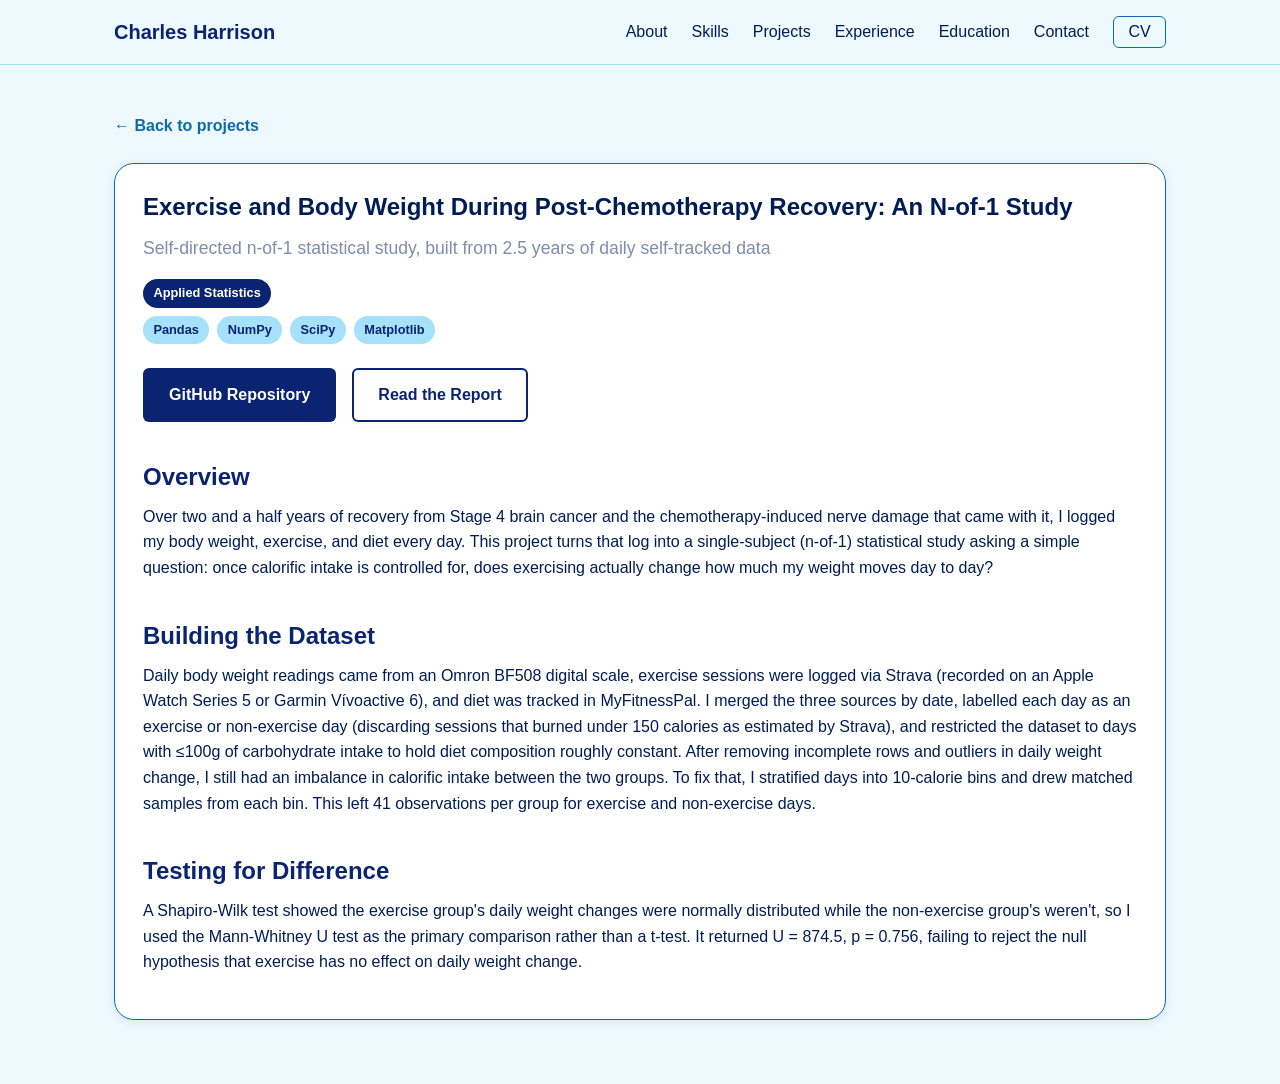
<file: project-exercise-and-body-weight.html>
<!DOCTYPE html>
<html lang="en">

<head>
  <meta charset="UTF-8" />
  <meta name="viewport" content="width=device-width, initial-scale=1.0" />
  <title>Project - Charles Harrison</title>
  <meta name="description" content="Portfolio project: description" />
  <link rel="icon" type="image/svg+xml" href="assets/icons/favicon.svg" />
  <link rel="icon" type="image/png" sizes="32x32" href="assets/icons/favicon-32x32.png" />
  <link rel="icon" type="image/x-icon" href="assets/icons/favicon.ico" />
  <link rel="apple-touch-icon" href="assets/icons/apple-icon-180x180.png" />
  <link rel="stylesheet" href="css/style.css" />
</head>

<body>
  <header class="site-header">
    <nav class="navbar" aria-label="Primary">
      <a class="navbar__brand" href="index.html">Charles Harrison</a>

      <button class="navbar__toggle" id="navToggle" type="button" aria-expanded="false" aria-controls="navMenu"
        aria-label="Toggle navigation menu">
        <span></span>
        <span></span>
        <span></span>
      </button>

      <ul class="navbar__menu" id="navMenu">
        <li><a href="index.html#about">About</a></li>
        <li><a href="index.html#skills">Skills</a></li>
        <li><a href="index.html#projects">Projects</a></li>
        <li><a href="index.html#experience">Experience</a></li>
        <li><a href="index.html#education">Education</a></li>
        <li><a href="index.html#contact">Contact</a></li>
        <li>
          <a class="navbar__resume" data-cv-link href="#" target="_blank" rel="noopener">CV</a>
        </li>
      </ul>
    </nav>
  </header>

  <main id="main-content">
    <article class="section project-detail">
      <div class="container">
        <a class="back-link" href="index.html#projects">← Back to projects</a>

        <div class="card project-detail__card">
          <h1>Exercise and Body Weight During Post-Chemotherapy Recovery: An N-of-1 Study</h1>
          <p class="project-detail__summary">
            Self-directed n-of-1 statistical study, built from 2.5 years of daily self-tracked data
          </p>

          <ul class="tag-list tag-list--topic">
            <li>Applied Statistics</li>
          </ul>
          <ul class="tag-list tag-list--tech">
            <li>Pandas</li>
            <li>NumPy</li>
            <li>SciPy</li>
            <li>Matplotlib</li>
          </ul>

          <div class="project-detail__links">
            <a class="btn btn--primary" href="https://github.com/notxcharles/Body-Composition-Analysis/tree/main"
              target="_blank" rel="noopener">GitHub Repository</a>
            <a class="btn btn--secondary"
              href="https://drive.google.com/file/d/1nzGUoa89KGW9g11bSbzqgfhOcgbVVaq-/view?usp=sharing" target="_blank"
              rel="noopener">Read the Report</a>
          </div>

          <h2>Overview</h2>
          <p>
            Over two and a half years of recovery from Stage 4 brain cancer and the chemotherapy-induced nerve damage
            that came with it, I logged my body weight, exercise, and diet every day. This project turns that log into a
            single-subject (n-of-1) statistical study asking a simple question: once calorific intake is controlled for,
            does exercising actually change how much my weight moves day to day?
          </p>
          <h2>Building the Dataset</h2>
          <p>
            Daily body weight readings came from an Omron BF508 digital scale, exercise sessions were logged via Strava
            (recorded on an Apple Watch Series 5 or Garmin Vívoactive 6), and diet was tracked in MyFitnessPal. I merged
            the three sources by date, labelled each day as an exercise or non-exercise day (discarding sessions that
            burned under 150 calories as estimated by Strava), and restricted the dataset to days with ≤100g of
            carbohydrate intake to hold diet composition roughly constant.

            After removing incomplete rows and outliers in daily weight change, I still had an imbalance in calorific
            intake between the two groups. To fix that, I stratified days into 10-calorie bins and drew matched samples
            from each bin. This left 41 observations per group for exercise and non-exercise days.
          </p>
          <h2>Testing for Difference</h2>
          <p>
            A Shapiro-Wilk test showed the exercise group's daily weight changes were normally distributed while the
            non-exercise group's weren't, so I used the Mann-Whitney U test as the primary comparison rather than a
            t-test. It returned U = 874.5, p = 0.756, failing to reject the null hypothesis that exercise has no effect
            on daily weight change.
          </p>
        </div>
      </div>
    </article>
  </main>
  <script src="js/main.js"></script>
</body>

</html>
</file>
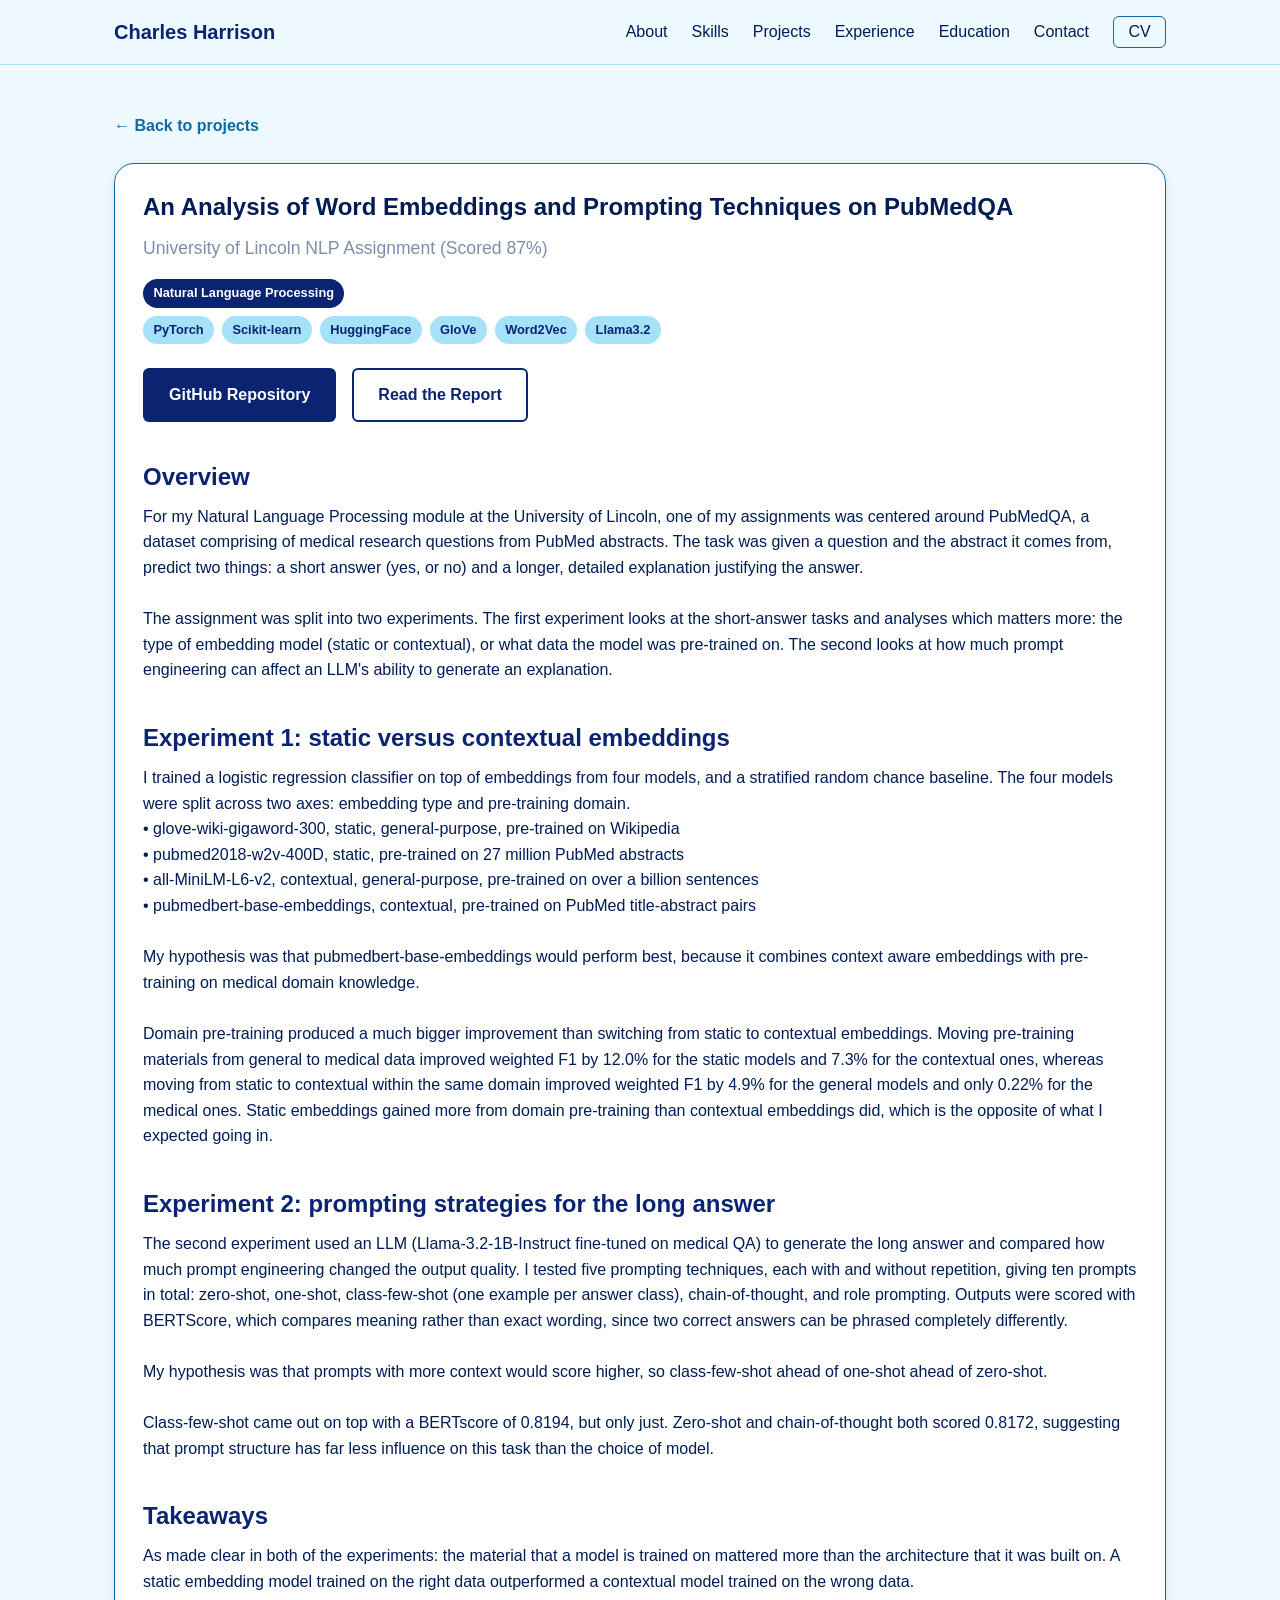
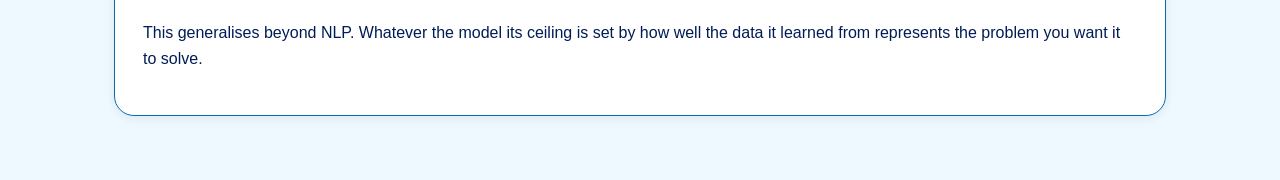
<file: project-pubmedqa.html>
<!DOCTYPE html>
<html lang="en">

<head>
  <meta charset="UTF-8" />
  <meta name="viewport" content="width=device-width, initial-scale=1.0" />
  <title>PubMedQA Challenge - Charles Harrison</title>
  <meta name="description"
    content="Portfolio project: An analysis of word embeddings and prompting techniques on PubMedQA" />
  <link rel="icon" type="image/svg+xml" href="assets/icons/favicon.svg" />
  <link rel="icon" type="image/png" sizes="32x32" href="assets/icons/favicon-32x32.png" />
  <link rel="icon" type="image/x-icon" href="assets/icons/favicon.ico" />
  <link rel="apple-touch-icon" href="assets/icons/apple-icon-180x180.png" />
  <link rel="stylesheet" href="css/style.css" />
</head>

<body>
  <header class="site-header">
    <nav class="navbar" aria-label="Primary">
      <a class="navbar__brand" href="index.html">Charles Harrison</a>

      <button class="navbar__toggle" id="navToggle" type="button" aria-expanded="false" aria-controls="navMenu"
        aria-label="Toggle navigation menu">
        <span></span>
        <span></span>
        <span></span>
      </button>

      <ul class="navbar__menu" id="navMenu">
        <li><a href="index.html#about">About</a></li>
        <li><a href="index.html#skills">Skills</a></li>
        <li><a href="index.html#projects">Projects</a></li>
        <li><a href="index.html#experience">Experience</a></li>
        <li><a href="index.html#education">Education</a></li>
        <li><a href="index.html#contact">Contact</a></li>
        <li>
          <a class="navbar__resume" data-cv-link href="#" target="_blank" rel="noopener">CV</a>
        </li>
      </ul>
    </nav>
  </header>

  <main id="main-content">
    <article class="section project-detail">
      <div class="container">
        <a class="back-link" href="index.html#projects">← Back to projects</a>

        <div class="card project-detail__card">
          <h1>An Analysis of Word Embeddings and Prompting Techniques on PubMedQA</h1>
          <p class="project-detail__summary">
            University of Lincoln NLP Assignment (Scored 87%)
          </p>

          <ul class="tag-list tag-list--topic">
            <li>Natural Language Processing</li>
          </ul>
          <ul class="tag-list tag-list--tech">
            <li>PyTorch</li>
            <li>Scikit-learn</li>
            <li>HuggingFace</li>
            <li>GloVe</li>
            <li>Word2Vec</li>
            <li>Llama3.2</li>
          </ul>

          <div class="project-detail__links">
            <a class="btn btn--primary"
              href="https://github.com/notxcharles/CMP2028-Natural-Language-Processing-A01/tree/main" target="_blank"
              rel="noopener">GitHub Repository</a>
            <a class="btn btn--secondary"
              href="https://github.com/notxcharles/CMP2028-Natural-Language-Processing-A01/blob/main/report/main.pdf"
              target="_blank" rel="noopener">Read the Report</a>
          </div>

          <h2>Overview</h2>
          <p>
            For my Natural Language Processing module at the University of Lincoln, one of my assignments was centered
            around PubMedQA,
            a dataset comprising of medical research questions from PubMed abstracts. The task was given a question and
            the abstract it
            comes from, predict two things: a short answer (yes, or no) and a longer, detailed explanation justifying
            the answer.<br><br>

            The assignment was split into two experiments. The first experiment looks at the short-answer tasks and
            analyses which matters more:
            the type of embedding model (static or contextual), or what data the model was pre-trained on. The second
            looks at how much prompt engineering
            can affect an LLM's ability to generate an explanation.
          </p>
          <h2>Experiment 1: static versus contextual embeddings</h2>
          <p>
            I trained a logistic regression classifier on top of embeddings from four models, and a stratified random
            chance baseline. The four models were split across two axes: embedding type and pre-training domain.<br>
            • glove-wiki-gigaword-300, static, general-purpose, pre-trained on Wikipedia<br>
            • pubmed2018-w2v-400D, static, pre-trained on 27 million PubMed abstracts<br>
            • all-MiniLM-L6-v2, contextual, general-purpose, pre-trained on over a billion sentences<br>
            • pubmedbert-base-embeddings, contextual, pre-trained on PubMed title-abstract pairs<br><br>

            My hypothesis was that pubmedbert-base-embeddings would perform best, because it combines context aware
            embeddings with pre-training on medical domain knowledge.<br><br>
            Domain pre-training produced a much bigger improvement than switching from static to contextual embeddings.
            Moving pre-training materials from general to medical
            data improved weighted F1 by 12.0% for the static models and 7.3% for the contextual ones, whereas moving
            from static to contextual within the same domain improved
            weighted F1 by 4.9% for the general models and only 0.22% for the medical ones. Static embeddings gained
            more from domain pre-training than contextual embeddings did,
            which is the opposite of what I expected going in.
          </p>
          <h2>Experiment 2: prompting strategies for the long answer</h2>
          <p>
            The second experiment used an LLM (Llama-3.2-1B-Instruct fine-tuned on medical QA) to generate the long
            answer and compared how much prompt engineering
            changed the output quality. I tested five prompting techniques, each with and without repetition, giving ten
            prompts in total: zero-shot, one-shot,
            class-few-shot (one example per answer class), chain-of-thought, and role prompting. Outputs were scored
            with BERTScore, which compares meaning rather than exact wording, since two
            correct answers can be phrased completely differently.<br><br>

            My hypothesis was that prompts with more context would score higher, so class-few-shot ahead of one-shot
            ahead of zero-shot.<br><br>

            Class-few-shot came out on top with a BERTscore of 0.8194, but only just. Zero-shot and chain-of-thought
            both scored 0.8172, suggesting that prompt structure
            has far less influence on this task than the choice of model.

          </p>
          <h2>Takeaways</h2>
          <p>
            As made clear in both of the experiments: the material that a model is trained on mattered more than the
            architecture that it was built on. A static embedding model
            trained on the right data outperformed a contextual model trained on the wrong data.<br><br>

            This generalises beyond NLP. Whatever the model its ceiling is set by how well the data it learned
            from represents the problem you want it to solve.
          </p>
        </div>
      </div>
    </article>
  </main>
  <script src="js/main.js"></script>
</body>

</html>
</file>
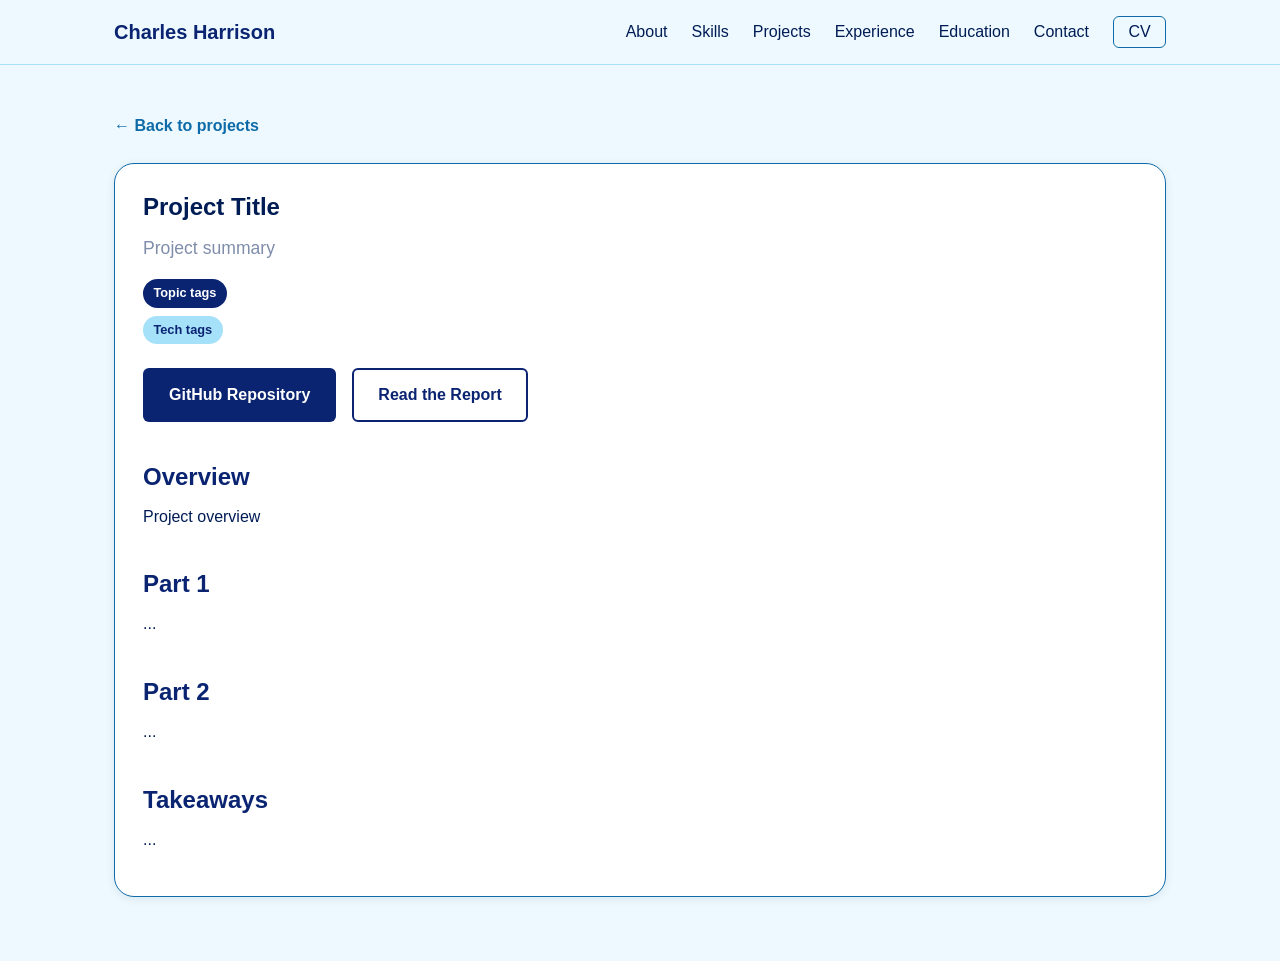
<file: project-template.html>
<!DOCTYPE html>
<html lang="en">

<head>
  <meta charset="UTF-8" />
  <meta name="viewport" content="width=device-width, initial-scale=1.0" />
  <title>Project - Charles Harrison</title>
  <meta name="description" content="Portfolio project: description" />
  <link rel="icon" type="image/svg+xml" href="assets/icons/favicon.svg" />
  <link rel="icon" type="image/png" sizes="32x32" href="assets/icons/favicon-32x32.png" />
  <link rel="icon" type="image/x-icon" href="assets/icons/favicon.ico" />
  <link rel="apple-touch-icon" href="assets/icons/apple-icon-180x180.png" />
  <link rel="stylesheet" href="css/style.css" />
</head>

<body>
  <header class="site-header">
    <nav class="navbar" aria-label="Primary">
      <a class="navbar__brand" href="index.html">Charles Harrison</a>

      <button class="navbar__toggle" id="navToggle" type="button" aria-expanded="false" aria-controls="navMenu"
        aria-label="Toggle navigation menu">
        <span></span>
        <span></span>
        <span></span>
      </button>

      <ul class="navbar__menu" id="navMenu">
        <li><a href="index.html#about">About</a></li>
        <li><a href="index.html#skills">Skills</a></li>
        <li><a href="index.html#projects">Projects</a></li>
        <li><a href="index.html#experience">Experience</a></li>
        <li><a href="index.html#education">Education</a></li>
        <li><a href="index.html#contact">Contact</a></li>
        <li>
          <a class="navbar__resume" data-cv-link href="#" target="_blank" rel="noopener">CV</a>
        </li>
      </ul>
    </nav>
  </header>

  <main id="main-content">
    <article class="section project-detail">
      <div class="container">
        <a class="back-link" href="index.html#projects">← Back to projects</a>

        <div class="card project-detail__card">
          <h1>Project Title</h1>
          <p class="project-detail__summary">
            Project summary
          </p>

          <ul class="tag-list tag-list--topic">
            <li>Topic tags</li>
          </ul>
          <ul class="tag-list tag-list--tech">
            <li>Tech tags</li>
          </ul>

          <div class="project-detail__links">
            <a class="btn btn--primary" href="" target="_blank" rel="noopener">GitHub Repository</a>
            <a class="btn btn--secondary" href="" target="_blank" rel="noopener">Read the Report</a>
          </div>

          <h2>Overview</h2>
          <p>
            Project overview
          </p>
          <h2>Part 1</h2>
          <p>
            ...
          </p>
          <h2>Part 2</h2>
          <p>
            ...
          </p>
          <h2>Takeaways</h2>
          <p>
            ...
          </p>
        </div>
      </div>
    </article>
  </main>
  <script src="js/main.js"></script>
</body>

</html>
</file>
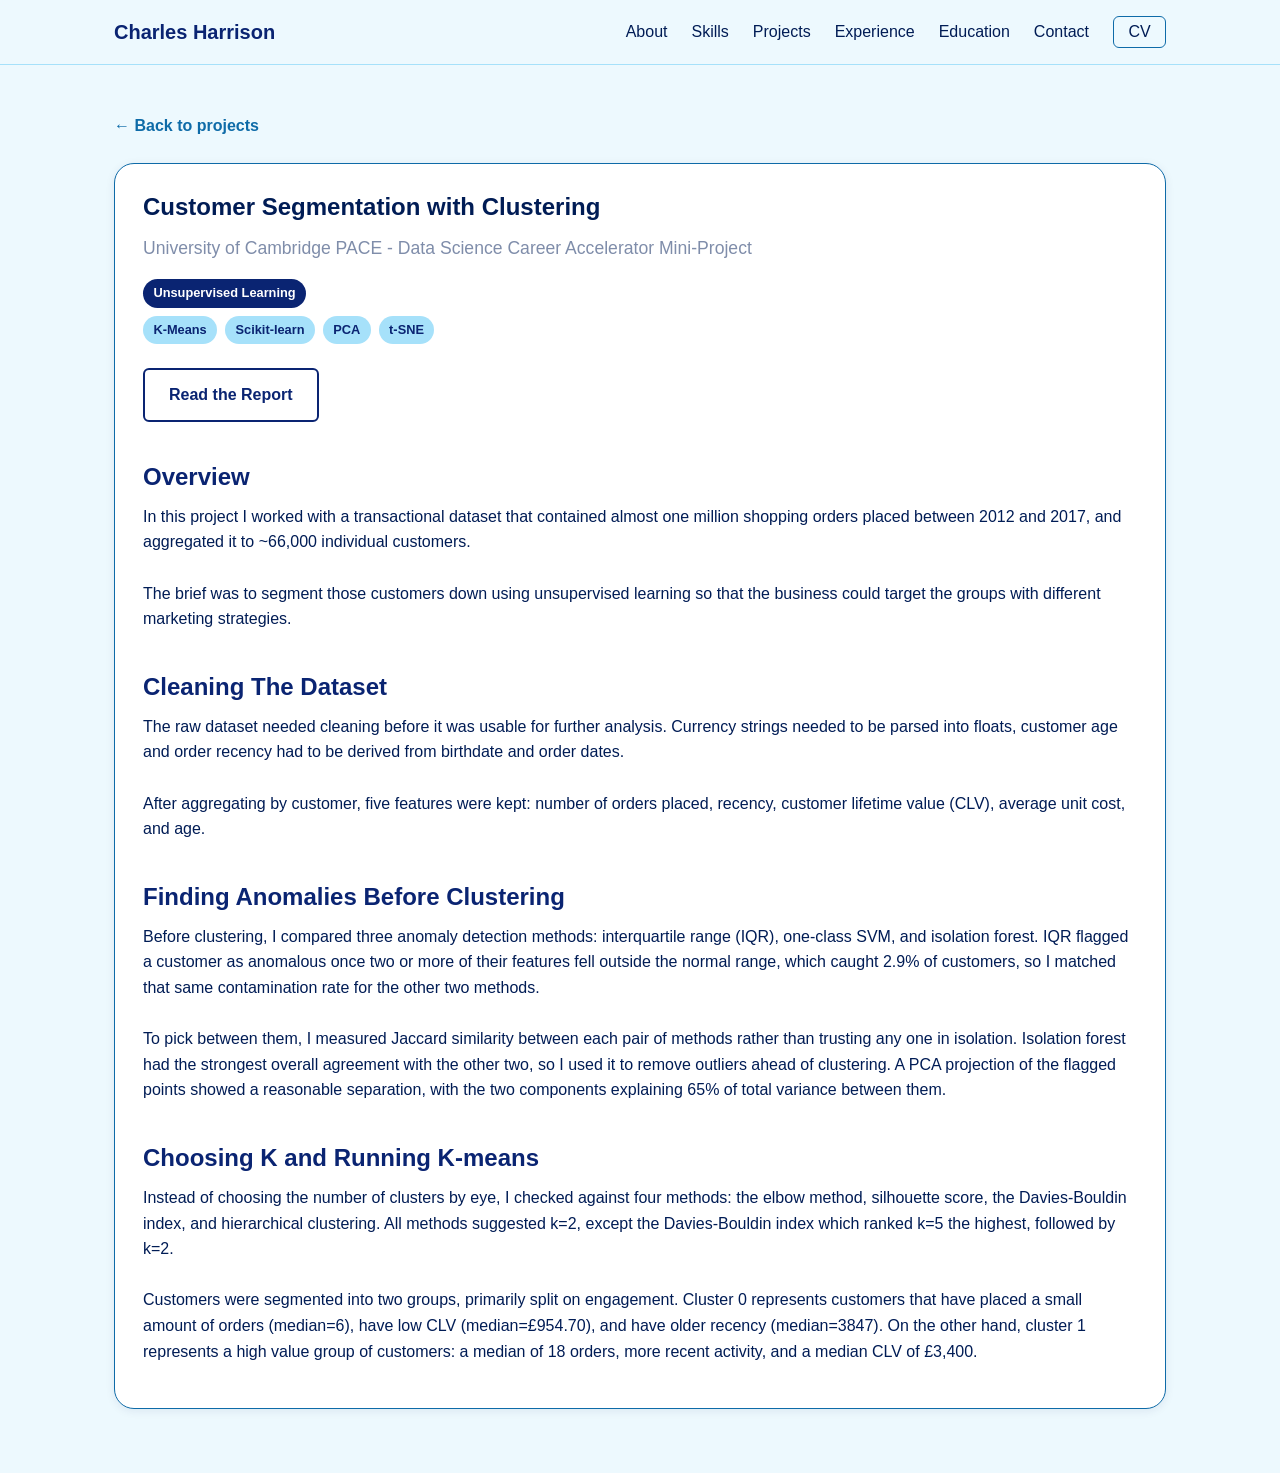
<file: project-uoc-clustering.html>
<!DOCTYPE html>
<html lang="en">

<head>
  <meta charset="UTF-8" />
  <meta name="viewport" content="width=device-width, initial-scale=1.0" />
  <title>Customer Segmentation with Clustering - Charles Harrison</title>
  <meta name="description" content="Portfolio project: Customer Segmentation with Clustering" />
  <link rel="icon" type="image/svg+xml" href="assets/icons/favicon.svg" />
  <link rel="icon" type="image/png" sizes="32x32" href="assets/icons/favicon-32x32.png" />
  <link rel="icon" type="image/x-icon" href="assets/icons/favicon.ico" />
  <link rel="apple-touch-icon" href="assets/icons/apple-icon-180x180.png" />
  <link rel="stylesheet" href="css/style.css" />
</head>

<body>
  <header class="site-header">
    <nav class="navbar" aria-label="Primary">
      <a class="navbar__brand" href="index.html">Charles Harrison</a>

      <button class="navbar__toggle" id="navToggle" type="button" aria-expanded="false" aria-controls="navMenu"
        aria-label="Toggle navigation menu">
        <span></span>
        <span></span>
        <span></span>
      </button>

      <ul class="navbar__menu" id="navMenu">
        <li><a href="index.html#about">About</a></li>
        <li><a href="index.html#skills">Skills</a></li>
        <li><a href="index.html#projects">Projects</a></li>
        <li><a href="index.html#experience">Experience</a></li>
        <li><a href="index.html#education">Education</a></li>
        <li><a href="index.html#contact">Contact</a></li>
        <li>
          <a class="navbar__resume" data-cv-link href="#" target="_blank" rel="noopener">CV</a>
        </li>
      </ul>
    </nav>
  </header>

  <main id="main-content">
    <article class="section project-detail">
      <div class="container">
        <a class="back-link" href="index.html#projects">← Back to projects</a>

        <div class="card project-detail__card">
          <h1>Customer Segmentation with Clustering</h1>
          <p class="project-detail__summary">
            University of Cambridge PACE - Data Science Career Accelerator Mini-Project
          </p>

          <ul class="tag-list tag-list--topic">
            <li>Unsupervised Learning</li>
          </ul>
          <ul class="tag-list tag-list--tech">
            <li>K-Means</li>
            <li>Scikit-learn</li>
            <li>PCA</li>
            <li>t-SNE</li>
          </ul>

          <div class="project-detail__links">
            <a class="btn btn--secondary"
              href="https://drive.google.com/file/d/1bLZYG3FOInj5hKihNfWLebnNYqWKdJr_/view?usp=sharing" target="_blank"
              rel="noopener">Read the Report</a>
          </div>

          <h2>Overview</h2>
          <p>
            In this project I worked with a transactional dataset that contained almost one million shopping orders
            placed between 2012 and
            2017, and aggregated it to ~66,000 individual customers.<br><br>

            The brief was to segment those customers down using unsupervised learning so that the business could target
            the groups with different
            marketing strategies.
          </p>
          <h2>Cleaning The Dataset</h2>
          <p>
            The raw dataset needed cleaning before it was usable for further analysis. Currency strings needed to be
            parsed into floats, customer age
            and order recency had to be derived from birthdate and order dates.
            <br><br>
            After aggregating by customer, five features were kept: number of orders placed, recency, customer lifetime
            value (CLV), average unit cost, and
            age.
          </p>
          <h2>Finding Anomalies Before Clustering</h2>
          <p>
            Before clustering, I compared three anomaly detection methods: interquartile range
            (IQR), one-class SVM, and isolation forest. IQR flagged a customer as anomalous once two or more
            of their features fell outside the normal range, which caught 2.9% of customers, so I matched
            that same contamination rate for the other two methods.
            <br><br>
            To pick between them, I measured Jaccard similarity between each pair of methods rather than
            trusting any one in isolation. Isolation forest had the strongest overall agreement with the
            other two, so I used it to remove outliers ahead of clustering. A PCA projection of the flagged
            points showed a reasonable separation, with the two components explaining 65% of total variance between
            them.
          </p>
          <h2>Choosing K and Running K-means</h2>
          <p>
            Instead of choosing the number of clusters by eye, I checked against four methods: the elbow method,
            silhouette score, the Davies-Bouldin index, and hierarchical clustering. All methods suggested k=2, except
            the Davies-Bouldin index which ranked k=5 the highest, followed by k=2.
            <br><br>
            Customers were segmented into two groups, primarily split on engagement. Cluster 0 represents customers that
            have placed a small amount of orders (median=6), have low CLV (median=£954.70), and have older recency
            (median=3847).
            On the other hand, cluster 1 represents a high value group of customers: a median of 18 orders, more recent
            activity, and a median CLV of £3,400.
          </p>
        </div>
      </div>
    </article>
  </main>
  <script src="js/main.js"></script>
</body>

</html>
</file>
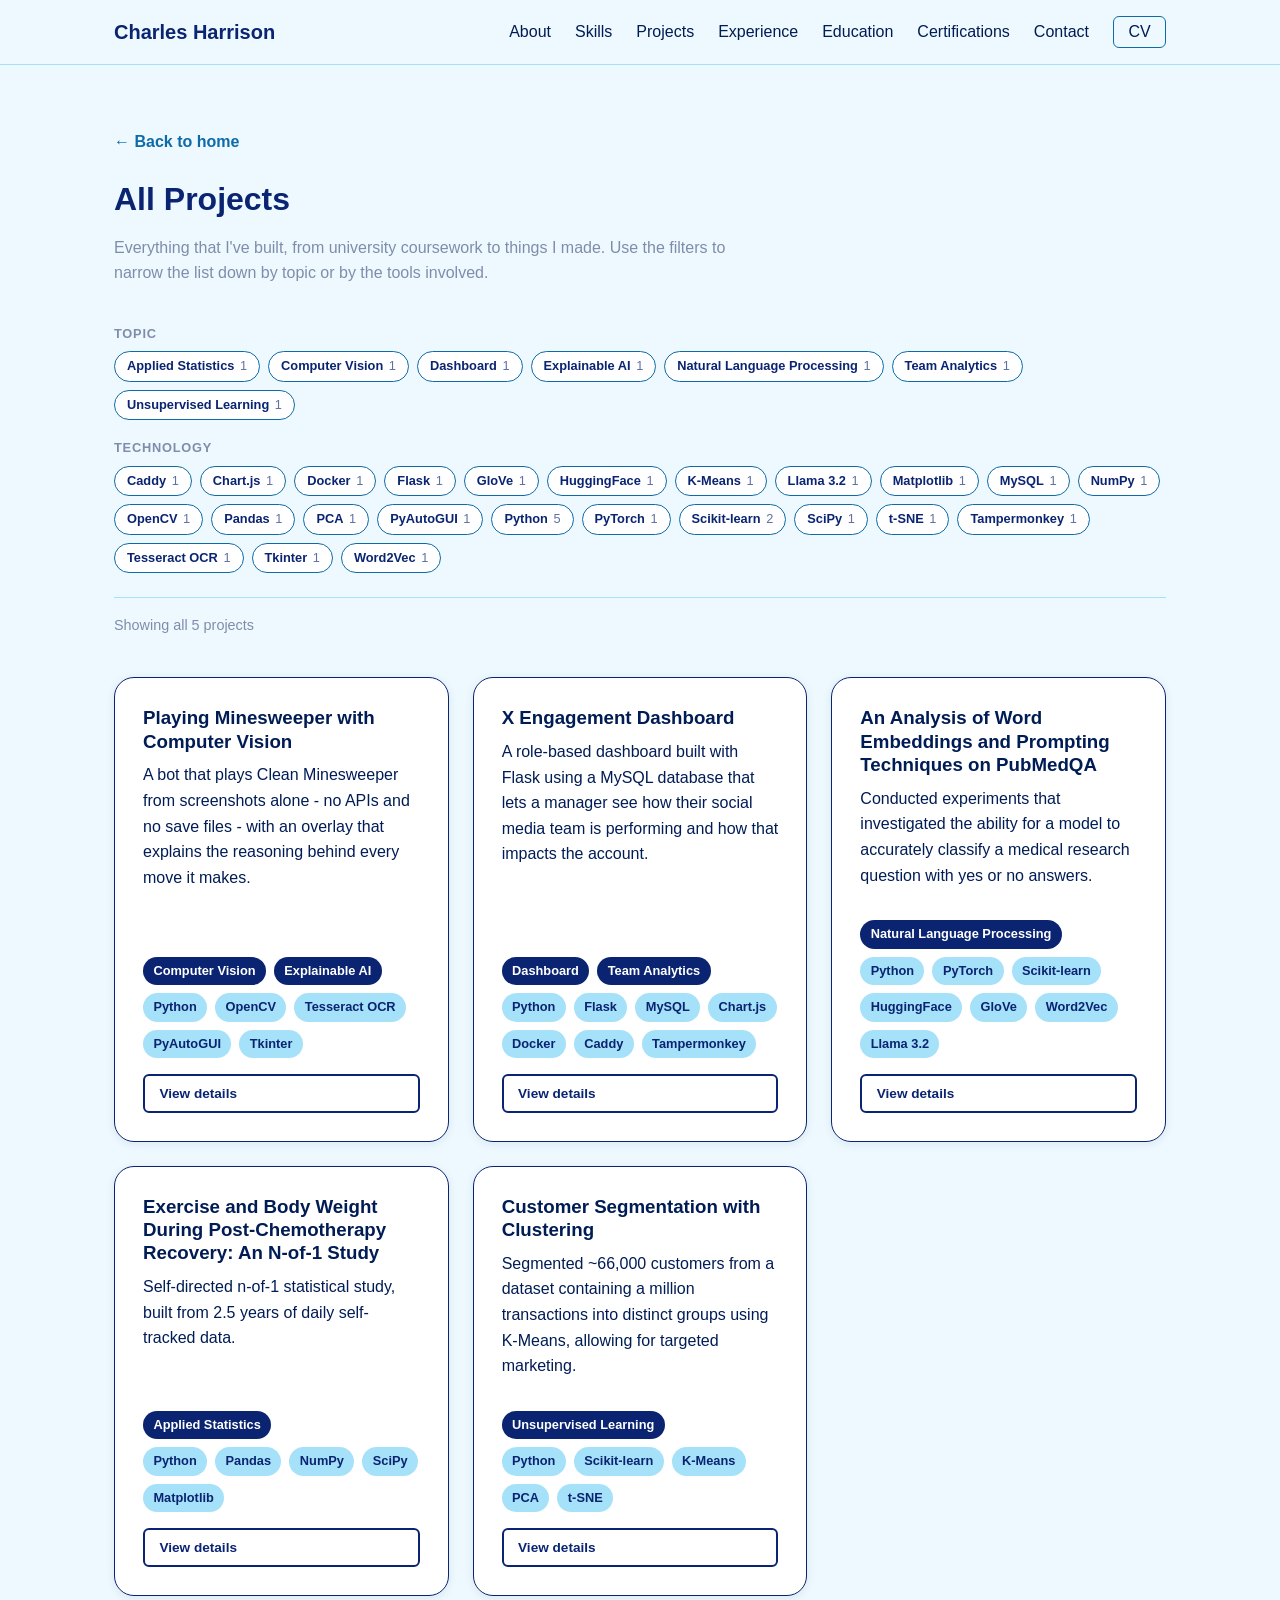
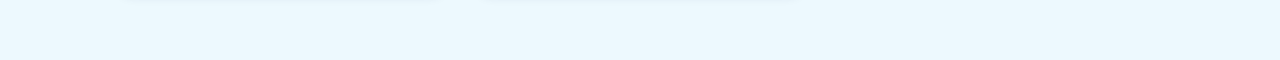
<file: projects.html>
<!DOCTYPE html>
<html lang="en">

<head>
  <meta charset="UTF-8" />
  <meta name="viewport" content="width=device-width, initial-scale=1.0" />
  <title>Projects - Charles Harrison</title>
  <meta name="description"
    content="Every project in Charles Harrison's portfolio, filterable by topic and technology." />
  <link rel="icon" type="image/svg+xml" href="assets/icons/favicon.svg" />
  <link rel="icon" type="image/png" sizes="32x32" href="assets/icons/favicon-32x32.png" />
  <link rel="icon" type="image/x-icon" href="assets/icons/favicon.ico" />
  <link rel="apple-touch-icon" href="assets/icons/apple-icon-180x180.png" />
  <link rel="stylesheet" href="css/style.css" />
</head>

<body>
  <header class="site-header">
    <nav class="navbar" aria-label="Primary">
      <a class="navbar__brand" href="index.html">Charles Harrison</a>

      <button class="navbar__toggle" id="navToggle" type="button" aria-expanded="false" aria-controls="navMenu"
        aria-label="Toggle navigation menu">
        <span></span>
        <span></span>
        <span></span>
      </button>

      <ul class="navbar__menu" id="navMenu">
        <li><a href="index.html#about">About</a></li>
        <li><a href="index.html#skills">Skills</a></li>
        <li><a href="projects.html" aria-current="page">Projects</a></li>
        <li><a href="index.html#experience">Experience</a></li>
        <li><a href="index.html#education">Education</a></li>
        <li><a href="index.html#certifications">Certifications</a></li>
        <li><a href="index.html#contact">Contact</a></li>
        <li>
          <a class="navbar__resume" data-cv-link href="#" target="_blank" rel="noopener">CV</a>
        </li>
      </ul>
    </nav>
  </header>

  <main id="main-content">
    <section class="section" id="all-projects">
      <div class="container">
        <a class="back-link" href="index.html">← Back to home</a>

        <h1 class="section__title">All Projects</h1>
        <p class="section__subtitle">
          Everything that I've built, from university coursework to things I made.
          Use the filters to narrow the list down by topic or by the tools involved.
        </p>

        <!-- Filters -->
        <section class="filters" id="projectFilters" aria-label="Filter projects">
          <div class="filters__group">
            <h2 class="filters__legend" id="topicFilterLabel">Topic</h2>
            <ul class="filters__chips" id="topicFilters" aria-labelledby="topicFilterLabel"></ul>
          </div>

          <div class="filters__group">
            <h2 class="filters__legend" id="techFilterLabel">Technology</h2>
            <ul class="filters__chips" id="techFilters" aria-labelledby="techFilterLabel"></ul>
          </div>

          <div class="filters__bar">
            <p class="filters__status" id="filterStatus" role="status" aria-live="polite"></p>
            <button class="btn btn--secondary btn--sm filters__clear" id="filterClear" type="button" hidden>
              Clear filters
            </button>
          </div>
        </section>

        <!-- Projects -->
        <div class="card-grid" id="projectGrid">
          <article class="card project-card">
            <h3>Playing Minesweeper with Computer Vision</h3>
            <p>
              A bot that plays Clean Minesweeper from screenshots alone - no APIs and no save files - with an overlay
              that explains the reasoning behind every move it makes.
            </p>
            <ul class="tag-list tag-list--topic">
              <li>Computer Vision</li>
              <li>Explainable AI</li>
            </ul>
            <ul class="tag-list tag-list--tech">
              <li>Python</li>
              <li>OpenCV</li>
              <li>Tesseract OCR</li>
              <li>PyAutoGUI</li>
              <li>Tkinter</li>
            </ul>
            <a class="btn btn--secondary btn--sm project-card__details"
              href="project-computer-vision-minesweeper.html">View details</a>
          </article>

          <article class="card project-card">
            <h3>X Engagement Dashboard</h3>
            <p>
              A role-based dashboard built with Flask using a MySQL database that lets a manager see how their social
              media team is performing and how that impacts the account.
            </p>
            <ul class="tag-list tag-list--topic">
              <li>Dashboard</li>
              <li>Team Analytics</li>
            </ul>
            <ul class="tag-list tag-list--tech">
              <li>Python</li>
              <li>Flask</li>
              <li>MySQL</li>
              <li>Chart.js</li>
              <li>Docker</li>
              <li>Caddy</li>
              <li>Tampermonkey</li>
            </ul>
            <a class="btn btn--secondary btn--sm project-card__details" href="project-engagement-dashboard.html">View
              details</a>
          </article>

          <article class="card project-card">
            <h3>An Analysis of Word Embeddings and Prompting Techniques on PubMedQA</h3>
            <p>
              Conducted experiments that investigated the ability for a model to accurately classify a medical research
              question with yes or no answers.
            </p>
            <ul class="tag-list tag-list--topic">
              <li>Natural Language Processing</li>
            </ul>
            <ul class="tag-list tag-list--tech">
              <li>Python</li>
              <li>PyTorch</li>
              <li>Scikit-learn</li>
              <li>HuggingFace</li>
              <li>GloVe</li>
              <li>Word2Vec</li>
              <li>Llama 3.2</li>
            </ul>
            <a class="btn btn--secondary btn--sm project-card__details" href="project-pubmedqa.html">View details</a>
          </article>

          <article class="card project-card">
            <h3>Exercise and Body Weight During Post-Chemotherapy Recovery: An N-of-1 Study</h3>
            <p>
              Self-directed n-of-1 statistical study, built from 2.5 years of daily self-tracked data.
            </p>
            <ul class="tag-list tag-list--topic">
              <li>Applied Statistics</li>
            </ul>
            <ul class="tag-list tag-list--tech">
              <li>Python</li>
              <li>Pandas</li>
              <li>NumPy</li>
              <li>SciPy</li>
              <li>Matplotlib</li>
            </ul>
            <a class="btn btn--secondary btn--sm project-card__details"
              href="project-exercise-and-body-weight.html">View details</a>
          </article>

          <article class="card project-card">
            <h3>Customer Segmentation with Clustering</h3>
            <p>
              Segmented ~66,000 customers from a dataset containing a million transactions into distinct groups using
              K-Means, allowing for targeted marketing.
            </p>
            <ul class="tag-list tag-list--topic">
              <li>Unsupervised Learning</li>
            </ul>
            <ul class="tag-list tag-list--tech">
              <li>Python</li>
              <li>Scikit-learn</li>
              <li>K-Means</li>
              <li>PCA</li>
              <li>t-SNE</li>
            </ul>
            <a class="btn btn--secondary btn--sm project-card__details" href="project-uoc-clustering.html">View
              details</a>
          </article>
        </div>

        <p class="projects-empty" id="projectsEmpty" hidden>
          No projects match those filters yet.
        </p>
      </div>
    </section>
  </main>
  <script src="js/main.js"></script>
</body>

</html>
</file>
<file: css/style.css>
:root {
  --color-bg: #edf9fe;
  --color-bg-alt: #e0f3fd;
  --color-bg-card: #ffffff;
  --color-text: #001c55;
  --color-secondary-text: #7f8daa;
  --color-highlight: #a6e1fa;
  --color-accent: #0e6ba8;
  --color-accent-dark: #0a2472;
  --color-dark: #00072d;
  --card-shadow: 0 2px 10px rgba(0, 28, 85, 0.08);
  --max-width: 1100px;
}

* {
  box-sizing: border-box;
}

html {
  scroll-behavior: smooth;
}

body {
  margin: 0;
  font-family: -apple-system, "Segoe UI", Roboto, Helvetica, Arial, sans-serif;
  color: var(--color-text);
  background: var(--color-bg);
  line-height: 1.6;
}

h1,
h2,
h3 {
  line-height: 1.25;
  margin: 0 0 0.5em;
}

p {
  margin: 0 0 1em;
}

a {
  color: var(--color-accent);
}

img {
  max-width: 100%;
  display: block;
}

.container {
  max-width: var(--max-width);
  margin: 0 auto;
  padding: 0 1.5rem;
}

.skip-link {
  position: absolute;
  left: -999px;
  top: 0;
  background: var(--color-accent-dark);
  color: #fff;
  padding: 0.75rem 1rem;
  z-index: 100;
}

.skip-link:focus {
  left: 0;
}

/* Header / nav */
.site-header {
  position: sticky;
  top: 0;
  background: rgba(237, 249, 254, 0.9);
  backdrop-filter: blur(6px);
  border-bottom: 1px solid var(--color-highlight);
  z-index: 50;
}

.navbar {
  max-width: var(--max-width);
  margin: 0 auto;
  padding: 1rem 1.5rem;
  display: flex;
  align-items: center;
  justify-content: space-between;
}

.navbar__brand {
  font-weight: 700;
  font-size: 1.25rem;
  color: var(--color-accent-dark);
  text-decoration: none;
}

.navbar__menu {
  list-style: none;
  display: flex;
  align-items: center;
  gap: 1.5rem;
  margin: 0;
  padding: 0;
}

.navbar__menu a {
  text-decoration: none;
  color: var(--color-text);
  font-weight: 500;
}

.navbar__menu a:hover {
  color: var(--color-accent);
}

.navbar__resume {
  border: 1px solid var(--color-accent);
  border-radius: 6px;
  padding: 0.4rem 0.9rem;
}

.navbar__toggle {
  display: none;
  flex-direction: column;
  justify-content: center;
  gap: 5px;
  width: 34px;
  height: 34px;
  background: none;
  border: none;
  cursor: pointer;
  padding: 0;
}

.navbar__toggle span {
  display: block;
  height: 2px;
  background: var(--color-accent-dark);
  border-radius: 2px;
}

/* Hero */
.hero {
  padding: 5rem 0 4rem;
}

.hero__inner {
  max-width: 720px;
}

.hero__eyebrow {
  color: var(--color-accent);
  font-weight: 600;
  margin-bottom: 0.25rem;
}

.hero__name {
  font-size: clamp(2.25rem, 5vw, 3.25rem);
  color: var(--color-accent-dark);
}

.hero__subtitle {
  color: var(--color-secondary-text);
  font-size: 1.1rem;
  max-width: 600px;
}

.hero__actions {
  display: flex;
  gap: 1rem;
  flex-wrap: wrap;
  margin: 1.5rem 0;
}

.btn {
  display: inline-block;
  text-decoration: none;
  padding: 0.75rem 1.5rem;
  border-radius: 6px;
  font-weight: 600;
  border: 2px solid transparent;
}

.btn--primary {
  background: var(--color-accent-dark);
  color: #fff;
}

.btn--primary:hover {
  background: var(--color-accent);
}

.btn--secondary {
  border-color: var(--color-accent-dark);
  color: var(--color-accent-dark);
}

.btn--secondary:hover {
  background: var(--color-accent-dark);
  color: #fff;
}

.btn--sm {
  padding: 0.4rem 0.9rem;
  font-size: 0.85rem;
}

.social-list {
  list-style: none;
  display: flex;
  gap: 1rem;
  padding: 0;
  margin: 1.5rem 0 0;
}

.social-list a {
  display: flex;
  align-items: center;
  justify-content: center;
  width: 40px;
  height: 40px;
  border-radius: 50%;
  background: var(--color-bg-card);
  box-shadow: var(--card-shadow);
}

.social-list svg {
  width: 20px;
  height: 20px;
  fill: var(--color-accent-dark);
}

/* Sections */
.section {
  padding: 4rem 0;
  background: var(--color-bg);
}

.section--alt {
  background: var(--color-bg-alt);
}

.section__title {
  font-size: 2rem;
  color: var(--color-accent-dark);
}

.section__subtitle {
  color: var(--color-secondary-text);
  max-width: 620px;
  margin-bottom: 2.5rem;
}

/* Cards */
.card-grid {
  display: grid;
  gap: 1.5rem;
  grid-template-columns: 1fr;
}

@media (min-width: 881px) {
  .card-grid {
    grid-template-columns: repeat(2, 1fr);
  }
}

@media (min-width: 1121px) {
  .card-grid {
    grid-template-columns: repeat(4, 1fr);
  }
}

@media (min-width: 881px) {
  #education .card-grid {
    grid-template-columns: repeat(2, 1fr);
  }

  #certifications .card-grid {
    grid-template-columns: repeat(3, 1fr);
  }
}

.card {
  background: var(--color-bg-card);
  border-radius: 20px;
  border: 1px solid var(--color-accent);
  padding: 1.75rem;
  box-shadow: var(--card-shadow);
}

.card__icon {
  width: 56px;
  height: 56px;
  margin-bottom: 1rem;
}

.card__list {
  margin: 0 0 1rem;
  padding-left: 1.1rem;
  color: var(--color-secondary-text);
  font-size: 0.95rem;
}

.card__list li {
  margin-bottom: 0.4rem;
}

.card__meta {
  color: var(--color-secondary-text);
  font-weight: 600;
  margin-top: -0.5rem;
}

#skills .card {
  display: flex;
  flex-direction: column;
}

#skills .tag-list {
  margin-top: auto;
  padding-top: 1rem;
}

.tag-list {
  list-style: none;
  display: flex;
  flex-wrap: wrap;
  gap: 0.5rem;
  padding: 0;
  margin: 0;
}

.tag-list li {
  background: var(--color-highlight);
  color: var(--color-accent-dark);
  font-size: 0.8rem;
  font-weight: 600;
  padding: 0.25rem 0.65rem;
  border-radius: 999px;
}

.tag-list+.tag-list {
  margin-top: 0.5rem;
}

.tag-list--topic li {
  background: var(--color-accent-dark);
  color: #fff;
}

.project-card__links {
  display: flex;
  gap: 1rem;
  margin-top: 1rem;
  font-weight: 600;
}

.project-card__details {
  display: inline-block;
  margin-top: 1rem;
}


.project-card {
  display: flex;
  flex-direction: column;
  border-radius: 20px;
  border-color: var(--color-accent-dark);
}

.project-card h3,
.project-card>p {
  margin-top: 0;
}

.project-card>.tag-list:first-of-type {
  margin-top: auto;
  padding-top: 1rem;
}

/* Project detail pages */
.back-link {
  display: inline-block;
  margin-bottom: 1.5rem;
  font-weight: 600;
  text-decoration: none;
}

.project-detail {
  padding-top: 3rem;
}

.project-detail__summary {
  color: var(--color-secondary-text);
  font-size: 1.1rem;
  /* max-width: 620px; */
}

.project-detail__links {
  display: flex;
  gap: 1rem;
  margin: 1.5rem 0 2.5rem;
}

.project-detail h2 {
  color: var(--color-accent-dark);
  margin-top: 2.5rem;
}

/* Experience timeline */
.timeline {
  list-style: none;
  margin: 0;
  padding: 0;
  border-left: 3px solid var(--color-highlight);
}

.timeline__item {
  position: relative;
  padding: 0 0 2rem 1.75rem;
}

.timeline__item::before {
  content: "";
  position: absolute;
  left: -9px;
  top: 4px;
  width: 15px;
  height: 15px;
  border-radius: 50%;
  background: var(--color-accent);
  border: 3px solid var(--color-bg);
}

.timeline__header {
  display: flex;
  flex-wrap: wrap;
  align-items: baseline;
  gap: 0.5rem;
  margin-bottom: 0.35rem;
}

.timeline__header h3 {
  margin: 0;
}

.timeline__meta {
  color: var(--color-secondary-text);
  font-size: 0.9rem;
}

/* Contact */
.contact__inner {
  text-align: center;
  max-width: 560px;
  margin: 0 auto;
}

.contact .section__subtitle {
  margin-left: auto;
  margin-right: auto;
}

/* Footer */
.site-footer {
  padding: 2rem 0;
  border-top: 1px solid var(--color-highlight);
}

.site-footer__inner {
  display: flex;
  justify-content: space-between;
  flex-wrap: wrap;
  gap: 0.5rem;
  color: var(--color-secondary-text);
  font-size: 0.9rem;
}

.site-footer a {
  color: var(--color-secondary-text);
  text-decoration: none;
}

/* Pipeline diagram */
.pipeline-diagram-wrap {
  margin: 2rem 0;
  text-align: center;
}

.pipeline-diagram {
  display: block;
  width: 100%;
  height: auto;
  margin: 0 auto;
}

.pipeline-diagram-wrap figcaption {
  margin-top: 0.75rem;
  font-size: 0.85rem;
  color: var(--color-secondary-text);
}

/* Screenshot gallery */
.media-grid {
  display: grid;
  grid-template-columns: repeat(auto-fill, minmax(260px, 1fr));
  gap: 1.5rem;
  margin-top: 1.5rem;
}

.media-item {
  margin: 0;
  background: var(--color-bg-card);
  border: 1px solid var(--color-highlight);
  border-radius: 10px;
  overflow: hidden;
  transition: transform 0.15s ease, box-shadow 0.15s ease;
}

.media-item:hover,
.media-item:focus-within {
  transform: translateY(-2px);
  box-shadow: 0 8px 20px rgba(0, 28, 85, 0.12);
}

.media-item__trigger {
  display: block;
  width: 100%;
  padding: 0;
  border: none;
  background: none;
  cursor: pointer;
}

.media-item img {
  display: block;
  width: 100%;
  aspect-ratio: 16 / 10;
  object-fit: cover;
  object-position: top;
}

.media-item figcaption {
  padding: 0.65rem 0.85rem;
  font-size: 0.85rem;
  color: var(--color-secondary-text);
}

/* Lightbox */
.lightbox {
  position: fixed;
  inset: 0;
  z-index: 1000;
  display: flex;
  flex-direction: column;
  align-items: center;
  justify-content: center;
  gap: 1rem;
  padding: 2rem;
  background: rgba(0, 7, 45, 0.85);
}

.lightbox[hidden] {
  display: none;
}

.lightbox__image {
  max-width: min(90vw, 1100px);
  max-height: 75vh;
  object-fit: contain;
  border-radius: 8px;
  box-shadow: 0 20px 50px rgba(0, 0, 0, 0.4);
}

.lightbox__caption {
  color: #ffffff;
  font-size: 0.95rem;
  max-width: 700px;
  text-align: center;
}

.lightbox__close,
.lightbox__nav {
  position: absolute;
  width: 44px;
  height: 44px;
  border: none;
  border-radius: 50%;
  background: rgba(255, 255, 255, 0.15);
  color: #ffffff;
  font-size: 1.5rem;
  line-height: 1;
  display: flex;
  align-items: center;
  justify-content: center;
  cursor: pointer;
  transition: background 0.15s ease;
}

.lightbox__close:hover,
.lightbox__nav:hover,
.lightbox__close:focus-visible,
.lightbox__nav:focus-visible {
  background: var(--color-accent);
}

.lightbox__close {
  top: 1.5rem;
  right: 1.5rem;
}

.lightbox__nav--prev {
  left: 1.5rem;
  top: 50%;
  transform: translateY(-50%);
}

.lightbox__nav--next {
  right: 1.5rem;
  top: 50%;
  transform: translateY(-50%);
}

@media (max-width: 720px) {
  .lightbox {
    padding: 1rem;
  }

  .lightbox__close,
  .lightbox__nav {
    width: 36px;
    height: 36px;
    font-size: 1.25rem;
  }

  .lightbox__close {
    top: 0.75rem;
    right: 0.75rem;
  }

  .lightbox__nav--prev {
    left: 0.75rem;
  }

  .lightbox__nav--next {
    right: 0.75rem;
  }
}

/* Mobile nav */
@media (max-width: 880px) {
  .navbar__toggle {
    display: flex;
  }

  .navbar__menu {
    position: absolute;
    top: 100%;
    left: 0;
    right: 0;
    flex-direction: column;
    align-items: flex-start;
    background: var(--color-bg-alt);
    padding: 1rem 1.5rem;
    gap: 1rem;
    border-bottom: 1px solid var(--color-highlight);
    display: none;
  }

  .navbar__menu.is-open {
    display: flex;
  }
}

/* Embedded Youtube Videos */
.video-embed {
  position: relative;
  aspect-ratio: 16 / 9;
  width: 100%;
  margin: 1.5rem 0;
}

.video-embed iframe {
  position: absolute;
  inset: 0;
  width: 100%;
  height: 100%;
  border: 0;
  border-radius: 8px;
}
/* All-projects page */
#all-projects .section__title {
  margin-top: 0;
}

.section__actions {
  margin-top: 2.5rem;
}

@media (min-width: 1121px) {
  #all-projects .card-grid {
    grid-template-columns: repeat(3, 1fr);
  }
}

.project-card[hidden] {
  display: none;
}

/* Tag filters */
.filters {
  margin-bottom: 2.5rem;
}

.filters__group {
  margin-bottom: 1.25rem;
}

.filters__legend {
  font-size: 0.8rem;
  font-weight: 700;
  text-transform: uppercase;
  letter-spacing: 0.06em;
  color: var(--color-secondary-text);
  margin: 0 0 0.6rem;
}

.filters__chips {
  list-style: none;
  display: flex;
  flex-wrap: wrap;
  gap: 0.5rem;
  padding: 0;
  margin: 0;
}

.filter-chip {
  display: inline-flex;
  align-items: center;
  gap: 0.35rem;
  font-family: inherit;
  font-size: 0.8rem;
  font-weight: 600;
  line-height: 1.6;
  padding: 0.25rem 0.75rem;
  border: 1px solid var(--color-accent);
  border-radius: 999px;
  background: var(--color-bg-card);
  color: var(--color-accent-dark);
  cursor: pointer;
  transition: background 0.15s ease, color 0.15s ease;
}

.filter-chip:hover {
  background: var(--color-highlight);
}

.filter-chip[aria-pressed="true"] {
  background: var(--color-accent-dark);
  border-color: var(--color-accent-dark);
  color: #fff;
}

.filter-chip__count {
  font-weight: 500;
  opacity: 0.65;
}

.filters__bar {
  display: flex;
  align-items: center;
  justify-content: space-between;
  flex-wrap: wrap;
  gap: 1rem;
  margin-top: 1.5rem;
  padding-top: 1rem;
  border-top: 1px solid var(--color-highlight);
}

.filters__status {
  margin: 0;
  color: var(--color-secondary-text);
  font-size: 0.9rem;
}

.filters__clear[hidden] {
  display: none;
}

.projects-empty {
  margin-top: 2rem;
  color: var(--color-secondary-text);
}
</file>
